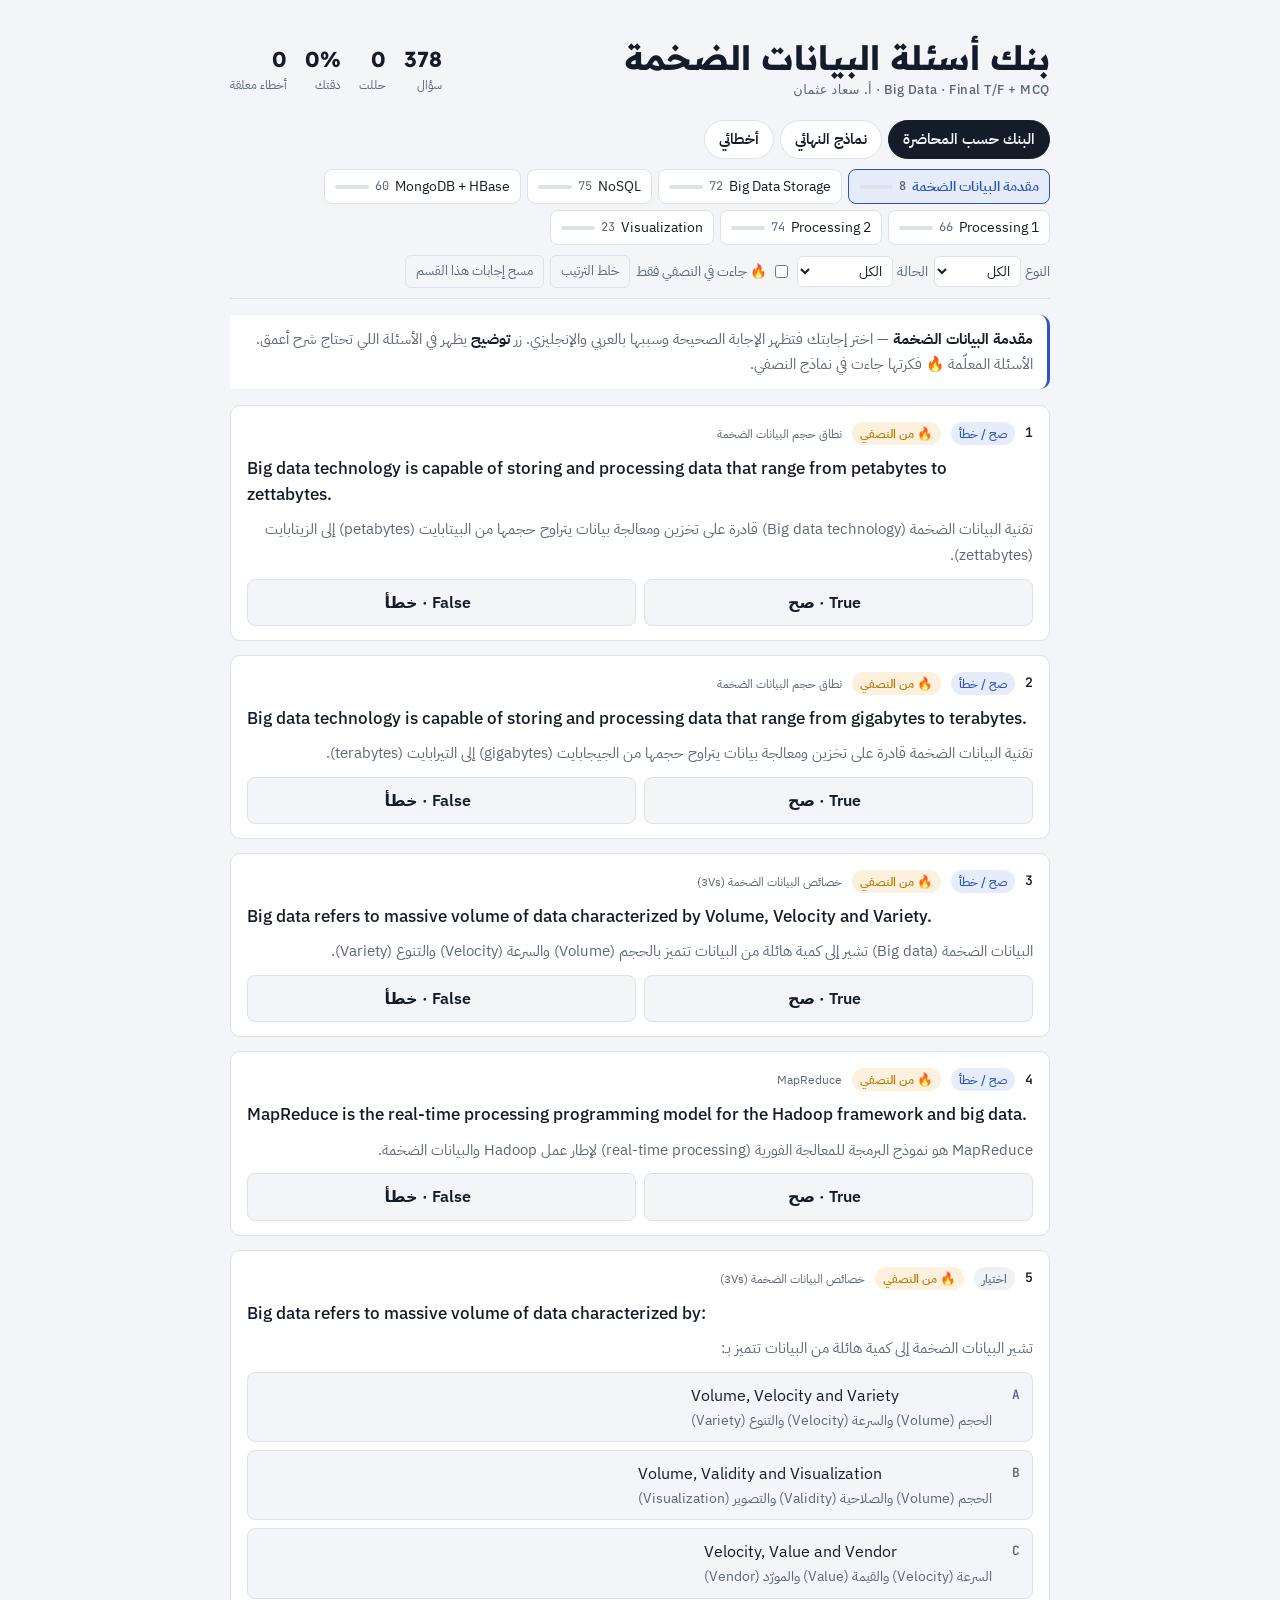
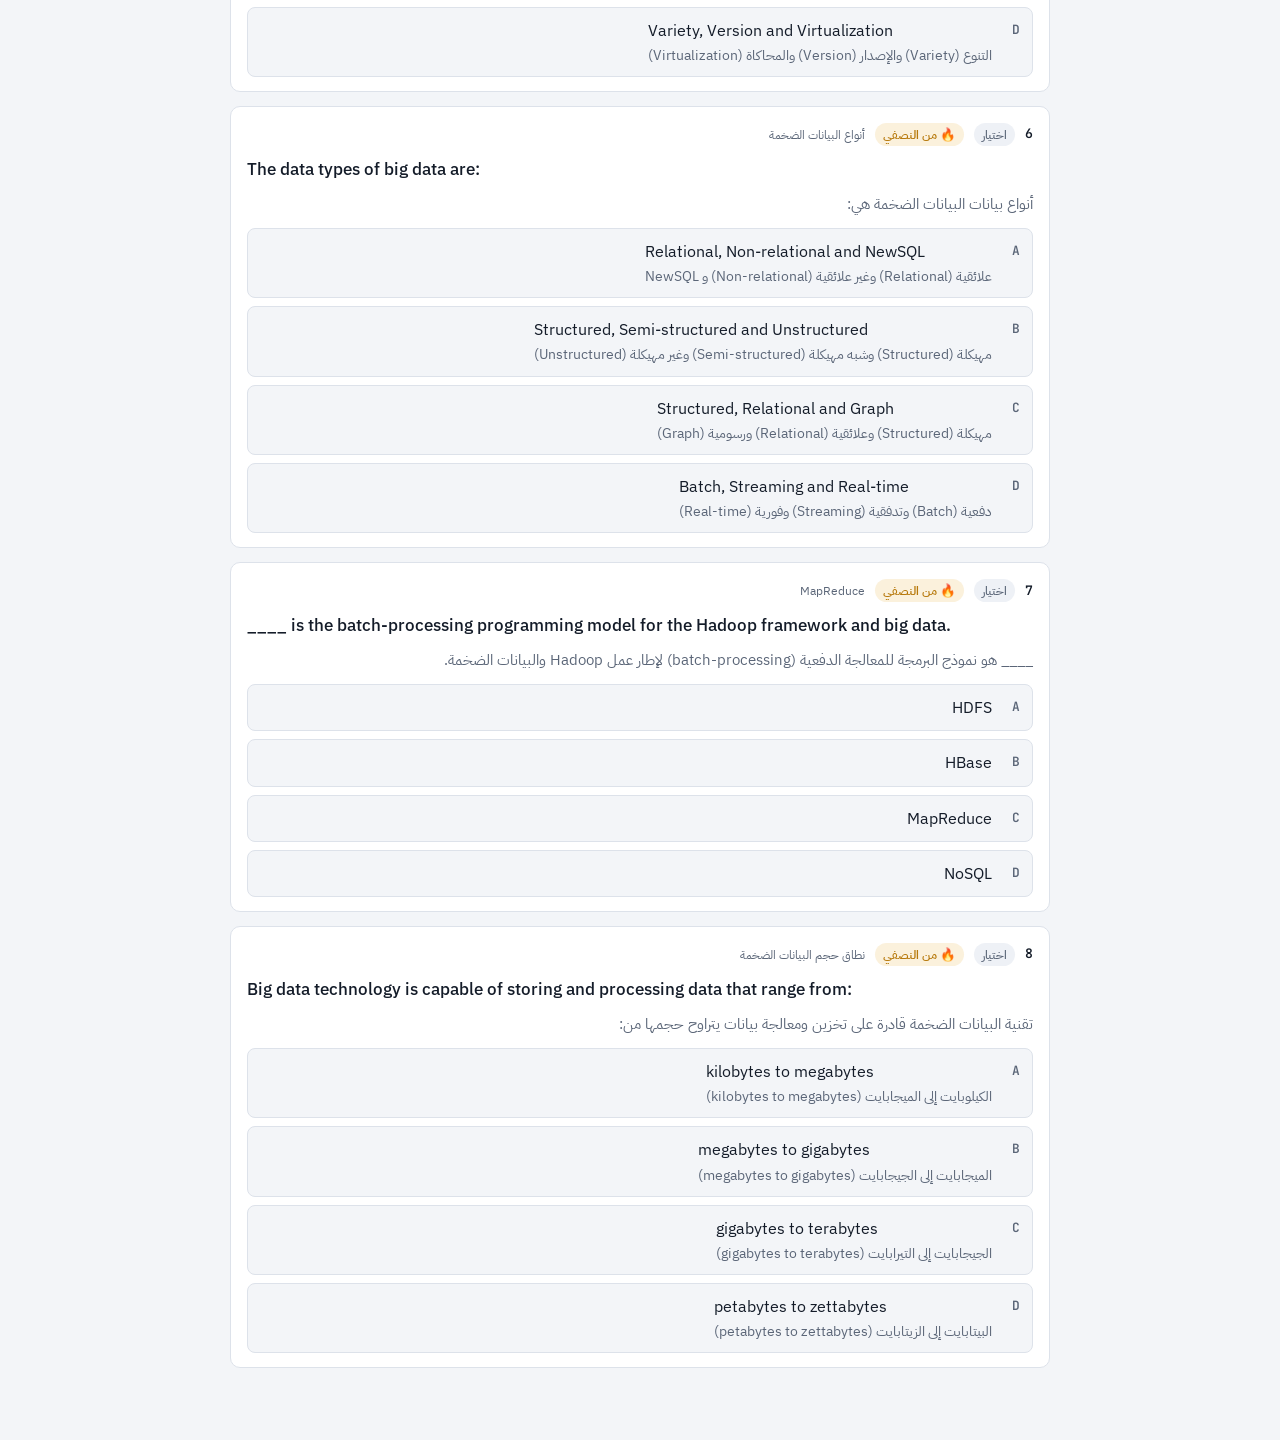
<file: final-bank/index.html>
<!doctype html>
<html lang="ar"><head><meta charset="utf-8"><meta name="viewport" content="width=device-width,initial-scale=1,viewport-fit=cover"></head><body>
<title>بنك البيانات الضخمة</title>
<link rel="preconnect" href="https://fonts.googleapis.com">
<link rel="preconnect" href="https://fonts.gstatic.com" crossorigin>
<link rel="stylesheet" href="https://fonts.googleapis.com/css2?family=IBM+Plex+Sans+Arabic:wght@400;500;600;700&family=IBM+Plex+Sans:wght@400;500;600&family=JetBrains+Mono:wght@400;600&family=Readex+Pro:wght@500;700&display=swap">
<style>
/* Layout: a single study column — sticky control bar on top, question cards flow below like numbered exam sheets. */
:root{
  --paper:#f3f5f8; --sheet:#ffffff; --ink:#141c29; --muted:#5b6678; --line:#dde2ea;
  --accent:#2a55c0; --accent-soft:#e6ecfa; --hot:#b7790b; --hot-soft:#fbf1dc;
  --good:#1d7f52; --good-soft:#e3f4ea; --bad:#b93b26; --bad-soft:#fbe7e2;
  --code-bg:#eef1f6;
  --f-display:"Readex Pro","IBM Plex Sans Arabic",system-ui,sans-serif;
  --f-ar:"IBM Plex Sans Arabic","Segoe UI",Tahoma,sans-serif;
  --f-en:"IBM Plex Sans","Segoe UI",system-ui,sans-serif;
  --f-mono:"JetBrains Mono",ui-monospace,Menlo,Consolas,monospace;
  --r:10px;
}
@media (prefers-color-scheme: dark){:root:not([data-theme="light"]){
  --paper:#0f141c; --sheet:#171e2a; --ink:#e7ecf3; --muted:#97a3b6; --line:#2a3445;
  --accent:#7d9bf0; --accent-soft:#1e2a45; --hot:#e3a93b; --hot-soft:#33270f;
  --good:#4cc28a; --good-soft:#12301f; --bad:#f07d68; --bad-soft:#3a1a14; --code-bg:#1f2836; color-scheme:dark}}
:root[data-theme="dark"]{
  --paper:#0f141c; --sheet:#171e2a; --ink:#e7ecf3; --muted:#97a3b6; --line:#2a3445;
  --accent:#7d9bf0; --accent-soft:#1e2a45; --hot:#e3a93b; --hot-soft:#33270f;
  --good:#4cc28a; --good-soft:#12301f; --bad:#f07d68; --bad-soft:#3a1a14; --code-bg:#1f2836; color-scheme:dark}
*{box-sizing:border-box}
body{background:var(--paper);color:var(--ink);font-family:var(--f-ar);font-size:16px;line-height:1.7;padding-inline:16px;padding-block:0 64px}
.wrap{max-width:820px;margin-inline:auto}
header.top{padding-block:28px 12px;display:flex;flex-wrap:wrap;gap:12px 24px;align-items:end;justify-content:space-between}
h1{font-family:var(--f-display);font-weight:700;font-size:clamp(1.5rem,4vw,2.1rem);margin:0;line-height:1.25;text-wrap:balance}
h1 small{display:block;font-family:var(--f-en);font-weight:500;font-size:.8rem;color:var(--muted);letter-spacing:.04em;margin-top:4px}
.stats{display:flex;gap:18px;font-variant-numeric:tabular-nums}
.stat b{display:block;font-family:var(--f-display);font-size:1.35rem;line-height:1.1}
.stat span{font-size:.78rem;color:var(--muted)}
.bar{position:sticky;top:env(safe-area-inset-top,0px);z-index:5;background:var(--paper);padding-block:10px;border-bottom:1px solid var(--line);display:grid;gap:10px}
.modes,.chips,.filters{display:flex;flex-wrap:wrap;gap:6px}
button{font:inherit;color:inherit;cursor:pointer}
.mode{border:1px solid var(--line);background:var(--sheet);border-radius:999px;padding:6px 14px;font-weight:600;font-size:.92rem}
.mode[aria-pressed="true"]{background:var(--ink);color:var(--paper);border-color:var(--ink)}
.chip{border:1px solid var(--line);background:var(--sheet);border-radius:8px;padding:5px 10px;font-size:.85rem;display:flex;gap:6px;align-items:center}
.chip[aria-pressed="true"]{border-color:var(--accent);background:var(--accent-soft);color:var(--accent);font-weight:600}
.chip .n{font-family:var(--f-mono);font-size:.75rem;color:var(--muted)}
.chip .pg{display:inline-block;width:34px;height:4px;border-radius:2px;background:var(--line);overflow:hidden}
.chip .pg i{display:block;height:100%;background:var(--good)}
.filters{align-items:center;font-size:.85rem;color:var(--muted)}
.filters label{display:flex;gap:4px;align-items:center;cursor:pointer}
.filters select{font:inherit;background:var(--sheet);color:var(--ink);border:1px solid var(--line);border-radius:6px;padding:3px 6px}
.ghost{border:1px solid var(--line);background:transparent;border-radius:6px;padding:4px 10px;font-size:.82rem}
.ghost:hover{border-color:var(--accent);color:var(--accent)}
.intro{margin-block:16px;padding:12px 14px;border-inline-start:3px solid var(--accent);background:var(--sheet);border-radius:0 var(--r) var(--r) 0;font-size:.92rem;color:var(--muted)}
.intro b{color:var(--ink)}
.list{display:grid;gap:14px;margin-top:16px}
.q{background:var(--sheet);border:1px solid var(--line);border-radius:var(--r);padding:16px 16px 14px;display:grid;gap:10px;min-width:0}
.q.ok{border-color:color-mix(in srgb,var(--good) 45%,var(--line))}
.q.no{border-color:color-mix(in srgb,var(--bad) 45%,var(--line))}
.meta{display:flex;flex-wrap:wrap;gap:6px 10px;align-items:center;font-size:.78rem;color:var(--muted)}
.num{font-family:var(--f-mono);font-weight:600;color:var(--ink);font-size:.82rem}
.tag{padding:1px 8px;border-radius:999px;background:var(--code-bg);font-weight:500}
.tag.hot{background:var(--hot-soft);color:var(--hot);font-weight:600}
.tag.t-tf{background:var(--accent-soft);color:var(--accent)}
.q-en{font-family:var(--f-en);font-size:1.05rem;font-weight:500;line-height:1.55;direction:ltr;text-align:left;overflow-wrap:anywhere}
.q-ar{font-size:.95rem;color:var(--muted);line-height:1.7;overflow-wrap:anywhere}
code,.mono{font-family:var(--f-mono);font-size:.88em;background:var(--code-bg);padding:1px 5px;border-radius:4px;direction:ltr;unicode-bidi:isolate}
.opts{display:grid;gap:8px}
.opts.tf{grid-template-columns:1fr 1fr}
.opt{display:flex;gap:10px;align-items:flex-start;text-align:start;border:1px solid var(--line);background:var(--paper);border-radius:8px;padding:9px 12px;min-width:0}
.opt:hover:not(:disabled){border-color:var(--accent)}
.opt:focus-visible,.mode:focus-visible,.chip:focus-visible,.ghost:focus-visible,.explain-btn:focus-visible{outline:2px solid var(--accent);outline-offset:2px}
.opt .k{font-family:var(--f-mono);font-weight:600;font-size:.8rem;color:var(--muted);flex:none;width:1.4em;padding-top:2px}
.opt .t{display:grid;min-width:0}
.opt .t .en{font-family:var(--f-en);direction:ltr;text-align:left;overflow-wrap:anywhere}
.opt .t .ar{font-size:.85rem;color:var(--muted);overflow-wrap:anywhere}
.opts.tf .opt{justify-content:center;font-weight:600}
.opt.pick{border-color:var(--accent);background:var(--accent-soft)}
.opt.right{border-color:var(--good);background:var(--good-soft)}
.opt.wrong{border-color:var(--bad);background:var(--bad-soft)}
.opt:disabled{cursor:default}
.ans{border-radius:8px;padding:10px 12px;display:grid;gap:6px;font-size:.92rem}
.ans.ok{background:var(--good-soft)}
.ans.no{background:var(--bad-soft)}
.ans.neutral{background:var(--code-bg)}
.verdict{font-weight:700}
.ans.ok .verdict{color:var(--good)} .ans.no .verdict{color:var(--bad)}
.why-en,.correct{font-family:var(--f-en);direction:ltr;text-align:left;font-size:.88rem;overflow-wrap:anywhere}
.correct{border-inline-start:3px solid var(--good);padding-inline-start:8px}
.correct::before{content:"✔ ";color:var(--good)}
.actions{display:flex;gap:8px;flex-wrap:wrap}
.explain-btn{border:1px solid var(--hot);color:var(--hot);background:transparent;border-radius:6px;padding:3px 12px;font-size:.85rem;font-weight:600}
.explain{background:var(--hot-soft);border-radius:8px;padding:10px 12px;font-size:.92rem;line-height:1.8}
.exam-bar{display:flex;flex-wrap:wrap;gap:10px;align-items:center;justify-content:space-between;background:var(--sheet);border:1px solid var(--line);border-radius:var(--r);padding:12px 14px;margin-top:16px}
.exam-bar b{font-family:var(--f-display)}
.primary{background:var(--accent);color:#fff;border:0;border-radius:8px;padding:8px 18px;font-weight:700}
:root[data-theme="dark"] .primary{color:#0f141c}
@media (prefers-color-scheme: dark){:root:not([data-theme="light"]) .primary{color:#0f141c}}
.score{font-family:var(--f-display);font-size:1.6rem}
.empty{padding:28px;text-align:center;color:var(--muted);background:var(--sheet);border:1px dashed var(--line);border-radius:var(--r)}
.more{display:flex;justify-content:center;margin-top:14px}
@media (max-width:520px){.opts.tf{grid-template-columns:1fr 1fr}.stats{gap:12px}}
@media (prefers-reduced-motion:no-preference){.q{transition:border-color .2s}}
</style>

<div class="wrap" dir="rtl" lang="ar">
  <header class="top">
    <h1>بنك أسئلة البيانات الضخمة<small><span dir="ltr">Big Data · Final T/F + MCQ</span> · أ. سعاد عثمان</small></h1>
    <div class="stats" id="stats"></div>
  </header>

  <div class="bar">
    <div class="modes" role="group" aria-label="الوضع">
      <button class="mode" data-mode="bank" id="m-bank">البنك حسب المحاضرة</button>
      <button class="mode" data-mode="exam" id="m-exam">نماذج النهائي</button>
      <button class="mode" data-mode="wrong" id="m-wrong">أخطائي</button>
    </div>
    <div class="chips" id="chips" role="group" aria-label="المحاضرات"></div>
    <div class="filters" id="filters">
      <label for="f-type">النوع
        <select id="f-type"><option value="all">الكل</option><option value="tf">صح وخطأ</option><option value="mcq">اختيارات</option></select>
      </label>
      <label for="f-state">الحالة
        <select id="f-state"><option value="all">الكل</option><option value="new">لم أحلها</option><option value="bad">أخطأت فيها</option></select>
      </label>
      <label><input type="checkbox" id="f-hot"> 🔥 جاءت في النصفي فقط</label>
      <button class="ghost" id="shuffle">خلط الترتيب</button>
      <button class="ghost" id="reset">مسح إجابات هذا القسم</button>
    </div>
  </div>

  <main id="main"></main>
</div>

<script>
const BANK = [{"id": "in-001", "lecture": "intro", "topic_en": "Big data volume range", "topic_ar": "نطاق حجم البيانات الضخمة", "type": "tf", "q_en": "Big data technology is capable of storing and processing data that range from petabytes to zettabytes.", "q_ar": "تقنية البيانات الضخمة (Big data technology) قادرة على تخزين ومعالجة بيانات يتراوح حجمها من البيتابايت (petabytes) إلى الزيتابايت (zettabytes).", "answer": true, "why_ar": "صح؛ هذه الجملة جاءت حرفيًا في الميدتيرم: النطاق من petabytes إلى zettabytes.", "why_en": "True — big data ranges from petabytes to zettabytes.", "slide": 0, "hot": true}, {"id": "in-002", "lecture": "intro", "topic_en": "Big data volume range", "topic_ar": "نطاق حجم البيانات الضخمة", "type": "tf", "q_en": "Big data technology is capable of storing and processing data that range from gigabytes to terabytes.", "q_ar": "تقنية البيانات الضخمة قادرة على تخزين ومعالجة بيانات يتراوح حجمها من الجيجابايت (gigabytes) إلى التيرابايت (terabytes).", "answer": false, "correct_en": "Big data technology is capable of storing and processing data that range from petabytes to zettabytes.", "why_ar": "خطأ؛ النطاق الصحيح من petabytes إلى zettabytes، أما gigabytes إلى terabytes فهو حجم بيانات عادية.", "why_en": "False — the range is petabytes to zettabytes, not gigabytes to terabytes.", "explain_ar": "هذه نسخة الخطأ التي وضعتها الدكتورة في الميدتيرم نفسه: غيّرت الوحدات فقط. احفظ الترتيب: KB < MB < GB < TB < PB < EB < ZB. البيانات الضخمة تبدأ من PB وتصل إلى ZB.", "slide": 0, "hot": true}, {"id": "in-003", "lecture": "intro", "topic_en": "The 3Vs of big data", "topic_ar": "خصائص البيانات الضخمة (3Vs)", "type": "tf", "q_en": "Big data refers to massive volume of data characterized by Volume, Velocity and Variety.", "q_ar": "البيانات الضخمة (Big data) تشير إلى كمية هائلة من البيانات تتميز بالحجم (Volume) والسرعة (Velocity) والتنوع (Variety).", "answer": true, "why_ar": "صح؛ هذه هي الخصائص الثلاث 3Vs: Volume وVelocity وVariety.", "why_en": "True — the 3Vs are Volume, Velocity and Variety.", "slide": 0, "hot": true}, {"id": "in-004", "lecture": "intro", "topic_en": "MapReduce", "topic_ar": "MapReduce", "type": "tf", "q_en": "MapReduce is the real-time processing programming model for the Hadoop framework and big data.", "q_ar": "MapReduce هو نموذج البرمجة للمعالجة الفورية (real-time processing) لإطار عمل Hadoop والبيانات الضخمة.", "answer": false, "correct_en": "MapReduce is the batch-processing programming model for the Hadoop framework and big data.", "why_ar": "خطأ؛ MapReduce نموذج برمجة للمعالجة الدفعية (batch-processing) وليس الفورية.", "why_en": "False — MapReduce is the batch-processing programming model for Hadoop.", "explain_ar": "الكلمة المفتاحية هي batch: MapReduce يعالج كمية كبيرة من البيانات دفعة واحدة (مثل HDFS المصمم لـ batch processing of large files). أي جملة تصفه بـ real-time أو streaming فهي خطأ.", "slide": 0, "hot": true}, {"id": "in-005", "lecture": "intro", "topic_en": "The 3Vs of big data", "topic_ar": "خصائص البيانات الضخمة (3Vs)", "type": "mcq", "q_en": "Big data refers to massive volume of data characterized by:", "q_ar": "تشير البيانات الضخمة إلى كمية هائلة من البيانات تتميز بـ:", "answer": 0, "options": [{"en": "Volume, Velocity and Variety", "ar": "الحجم (Volume) والسرعة (Velocity) والتنوع (Variety)"}, {"en": "Volume, Validity and Visualization", "ar": "الحجم (Volume) والصلاحية (Validity) والتصوير (Visualization)"}, {"en": "Velocity, Value and Vendor", "ar": "السرعة (Velocity) والقيمة (Value) والمورّد (Vendor)"}, {"en": "Variety, Version and Virtualization", "ar": "التنوع (Variety) والإصدار (Version) والمحاكاة (Virtualization)"}], "why_ar": "الإجابة: Volume وVelocity وVariety وهي الـ 3Vs كما جاءت في الميدتيرم.", "why_en": "The 3Vs are Volume, Velocity and Variety.", "explain_ar": "تذكّر بالترتيب: Volume = كم البيانات كبير، Velocity = بأي سرعة تصل، Variety = كم نوعًا مختلفًا (structured / semi-structured / unstructured). باقي الخيارات تخلط كلمات تبدأ بحرف V لكنها ليست الثلاثة المطلوبة.", "slide": 0, "hot": true}, {"id": "in-006", "lecture": "intro", "topic_en": "Big data types", "topic_ar": "أنواع البيانات الضخمة", "type": "mcq", "q_en": "The data types of big data are:", "q_ar": "أنواع بيانات البيانات الضخمة هي:", "answer": 1, "options": [{"en": "Relational, Non-relational and NewSQL", "ar": "علائقية (Relational) وغير علائقية (Non-relational) و NewSQL"}, {"en": "Structured, Semi-structured and Unstructured", "ar": "مهيكلة (Structured) وشبه مهيكلة (Semi-structured) وغير مهيكلة (Unstructured)"}, {"en": "Structured, Relational and Graph", "ar": "مهيكلة (Structured) وعلائقية (Relational) ورسومية (Graph)"}, {"en": "Batch, Streaming and Real-time", "ar": "دفعية (Batch) وتدفقية (Streaming) وفورية (Real-time)"}], "why_ar": "الإجابة: Structured وSemi-structured وUnstructured.", "why_en": "Big data types are structured, semi-structured and unstructured.", "slide": 0, "hot": true}, {"id": "in-007", "lecture": "intro", "topic_en": "MapReduce", "topic_ar": "MapReduce", "type": "mcq", "q_en": "____ is the batch-processing programming model for the Hadoop framework and big data.", "q_ar": "____ هو نموذج البرمجة للمعالجة الدفعية (batch-processing) لإطار عمل Hadoop والبيانات الضخمة.", "answer": 2, "options": [{"en": "HDFS", "ar": "HDFS"}, {"en": "HBase", "ar": "HBase"}, {"en": "MapReduce", "ar": "MapReduce"}, {"en": "NoSQL", "ar": "NoSQL"}], "why_ar": "الإجابة MapReduce؛ أما HDFS فهو نظام ملفات للتخزين، وHBase قاعدة بيانات عمودية.", "why_en": "MapReduce is Hadoop's batch-processing programming model; HDFS stores files and HBase is a database.", "slide": 0, "hot": true}, {"id": "in-008", "lecture": "intro", "topic_en": "Big data volume range", "topic_ar": "نطاق حجم البيانات الضخمة", "type": "mcq", "q_en": "Big data technology is capable of storing and processing data that range from:", "q_ar": "تقنية البيانات الضخمة قادرة على تخزين ومعالجة بيانات يتراوح حجمها من:", "answer": 3, "options": [{"en": "kilobytes to megabytes", "ar": "الكيلوبايت إلى الميجابايت (kilobytes to megabytes)"}, {"en": "megabytes to gigabytes", "ar": "الميجابايت إلى الجيجابايت (megabytes to gigabytes)"}, {"en": "gigabytes to terabytes", "ar": "الجيجابايت إلى التيرابايت (gigabytes to terabytes)"}, {"en": "petabytes to zettabytes", "ar": "البيتابايت إلى الزيتابايت (petabytes to zettabytes)"}], "why_ar": "الإجابة: من petabytes إلى zettabytes؛ وخيار gigabytes to terabytes هو الفخ الذي جاء في الميدتيرم.", "why_en": "Big data ranges from petabytes to zettabytes.", "slide": 0, "hot": true}, {"id": "st-001", "lecture": "storage", "topic_en": "Big data storage definition & purpose", "topic_ar": "تعريف تخزين البيانات الضخمة والغرض منه", "type": "tf", "q_en": "Big data storage is a scalable architecture that enables businesses to collect, manage, and analyze vast amounts of data in real-time.", "q_ar": "تخزين البيانات الضخمة (Big data storage) هو بنية قابلة للتوسع (scalable architecture) تمكّن الشركات من جمع كميات هائلة من البيانات وإدارتها وتحليلها في الوقت الفعلي (real-time).", "answer": true, "why_ar": "صح؛ هذا هو التعريف الحرفي في السلايد وجاء في الميدتيرم.", "why_en": "True — this is the slide definition of big data storage.", "slide": 2, "hot": true}, {"id": "st-002", "lecture": "storage", "topic_en": "Big data storage definition & purpose", "topic_ar": "تعريف تخزين البيانات الضخمة والغرض منه", "type": "tf", "q_en": "Big data storage is a scalable architecture that enables businesses to collect, manage, and analyze small amounts of data in real-time.", "q_ar": "تخزين البيانات الضخمة هو بنية قابلة للتوسع تمكّن الشركات من جمع كميات صغيرة (small amounts) من البيانات وإدارتها وتحليلها في الوقت الفعلي.", "answer": false, "correct_en": "Big data storage is a scalable architecture that enables businesses to collect, manage, and analyze vast amounts of data in real-time.", "why_ar": "خطأ؛ التعريف يقول vast amounts (كميات هائلة) وليس small amounts.", "why_en": "False — it handles vast amounts of data, not small amounts.", "slide": 2, "hot": true}, {"id": "st-003", "lecture": "storage", "topic_en": "Big data storage definition & purpose", "topic_ar": "تعريف تخزين البيانات الضخمة والغرض منه", "type": "mcq", "q_en": "____ is a scalable architecture that enables businesses to collect, manage, and analyze vast amounts of data in real-time.", "q_ar": "____ هو بنية قابلة للتوسع تمكّن الشركات من جمع كميات هائلة من البيانات وإدارتها وتحليلها في الوقت الفعلي.", "answer": 0, "options": [{"en": "Big data storage", "ar": "تخزين البيانات الضخمة (Big data storage)"}, {"en": "Sharding", "ar": "التجزئة (Sharding)"}, {"en": "Vertical scalability", "ar": "التوسع الرأسي (Vertical scalability)"}, {"en": "A load-balancing cluster", "ar": "عنقود موازنة الحمل (Load-balancing cluster)"}], "why_ar": "الإجابة Big data storage؛ هذا تعريفه الحرفي في السلايد 2.", "why_en": "This sentence defines big data storage.", "slide": 2, "hot": true}, {"id": "st-004", "lecture": "storage", "topic_en": "Big data storage definition & purpose", "topic_ar": "تعريف تخزين البيانات الضخمة والغرض منه", "type": "mcq", "q_en": "The design of big data storage solutions is specifically tailored to address the ____ of the data sets.", "q_ar": "تصميم حلول تخزين البيانات الضخمة مُفصَّل خصيصًا لمعالجة ____ لمجموعات البيانات.", "answer": 1, "options": [{"en": "cost, ownership, and language", "ar": "التكلفة والملكية واللغة (cost, ownership, and language)"}, {"en": "speed, volume, and complexity", "ar": "السرعة والحجم والتعقيد (speed, volume, and complexity)"}, {"en": "schema, joins, and transactions", "ar": "المخطط والربط والمعاملات (schema, joins, and transactions)"}, {"en": "location, age, and format", "ar": "الموقع والعمر والصيغة (location, age, and format)"}], "why_ar": "الإجابة: speed وvolume وcomplexity كما في السلايد 2.", "why_en": "Big data storage is tailored to the speed, volume, and complexity of data sets.", "explain_ar": "لاحظ الربط مع الـ 3Vs: speed تقابل Velocity، وvolume تقابل Volume، وcomplexity تقابل Variety (تنوع وتعقيد أشكال البيانات).", "slide": 2, "hot": false}, {"id": "st-005", "lecture": "storage", "topic_en": "Big data storage definition & purpose", "topic_ar": "تعريف تخزين البيانات الضخمة والغرض منه", "type": "tf", "q_en": "The primary purpose of big data storage is to successfully store immense amounts of data for future analysis and use.", "q_ar": "الغرض الأساسي من تخزين البيانات الضخمة هو تخزين كميات ضخمة من البيانات بنجاح من أجل تحليلها واستخدامها مستقبلًا.", "answer": true, "why_ar": "صح؛ هذا هو الغرض الأساسي (primary purpose) كما في السلايد.", "why_en": "True — this is the stated primary purpose of big data storage.", "slide": 2, "hot": false}, {"id": "st-006", "lecture": "storage", "topic_en": "Cluster computing", "topic_ar": "الحوسبة العنقودية", "type": "tf", "q_en": "Cluster computing is a distributed or parallel computing system comprising multiple stand-alone PCs connected together, working as a single, integrated, highly available resource.", "q_ar": "الحوسبة العنقودية (Cluster computing) هي نظام حوسبة موزع أو متوازٍ يتكون من عدة أجهزة حاسوب مستقلة (stand-alone PCs) متصلة معًا، تعمل كمورد واحد متكامل وعالي التوفر.", "answer": true, "why_ar": "صح؛ هذا تعريف Cluster computing في السلايد 3.", "why_en": "True — this is the slide definition of cluster computing.", "slide": 3, "hot": false}, {"id": "st-007", "lecture": "storage", "topic_en": "Cluster computing", "topic_ar": "الحوسبة العنقودية", "type": "tf", "q_en": "Cluster computing technology is used for high availability as well as load balancing with better system performance and reliability.", "q_ar": "تُستخدم تقنية الحوسبة العنقودية للتوفر العالي (high availability) وكذلك لموازنة الحمل (load balancing) مع أداء وموثوقية أفضل للنظام.", "answer": true, "why_ar": "صح؛ جملة حرفية من السلايد وجاءت في الميدتيرم.", "why_en": "True — cluster computing is used for high availability and load balancing.", "slide": 3, "hot": true}, {"id": "st-008", "lecture": "storage", "topic_en": "Cluster computing", "topic_ar": "الحوسبة العنقودية", "type": "tf", "q_en": "Cluster computing technology is used for high availability as well as load balancing with lower system performance and reliability.", "q_ar": "تُستخدم تقنية الحوسبة العنقودية للتوفر العالي وكذلك لموازنة الحمل مع أداء وموثوقية أقل (lower) للنظام.", "answer": false, "correct_en": "Cluster computing technology is used for high availability as well as load balancing with better system performance and reliability.", "why_ar": "خطأ؛ الحوسبة العنقودية تعطي أداء وموثوقية أفضل (better) وليس أقل.", "why_en": "False — it gives better, not lower, performance and reliability.", "slide": 3, "hot": true}, {"id": "st-009", "lecture": "storage", "topic_en": "Cluster computing", "topic_ar": "الحوسبة العنقودية", "type": "mcq", "q_en": "Which of the following is NOT a benefit of massively parallel processors and cluster computers?", "q_ar": "أيٌّ مما يلي ليس من فوائد المعالجات المتوازية الضخمة وحواسيب العناقيد؟", "answer": 3, "options": [{"en": "High availability", "ar": "التوفر العالي (High availability)"}, {"en": "Scalable performance", "ar": "أداء قابل للتوسع (Scalable performance)"}, {"en": "Fault tolerance", "ar": "تحمّل الأعطال (Fault tolerance)"}, {"en": "The use of expensive specialized hardware", "ar": "استخدام عتاد متخصص باهظ الثمن (expensive specialized hardware)"}], "why_ar": "الإجابة: العتاد الباهظ؛ الفائدة الرابعة الصحيحة هي استخدام عتاد سلعي رخيص (cost-effective commodity hardware).", "why_en": "The fourth benefit is cost-effective commodity hardware, not expensive hardware.", "explain_ar": "الفوائد الأربع في السلايد: high availability، scalable performance، fault tolerance، cost-effective commodity hardware. الفخ هنا عكس الكلمة: expensive بدل cost-effective. نفس الفكرة تتكرر في Scaling-out (low cost commodity hardware).", "slide": 3, "hot": false}, {"id": "st-010", "lecture": "storage", "topic_en": "Cluster computing", "topic_ar": "الحوسبة العنقودية", "type": "mcq", "q_en": "Cluster computing has a ____ model and a peer-to-peer model.", "q_ar": "للحوسبة العنقودية نموذج ____ ونموذج الند للند (peer-to-peer).", "answer": 0, "options": [{"en": "master-slave", "ar": "السيد-التابع (master-slave)"}, {"en": "key-value", "ar": "المفتاح-القيمة (key-value)"}, {"en": "scaling-up", "ar": "التوسع الرأسي (scaling-up)"}, {"en": "document", "ar": "المستندات (document)"}], "why_ar": "الإجابة master-slave؛ الحوسبة العنقودية لها نموذج master-slave ونموذج peer-to-peer.", "why_en": "Cluster computing has a master-slave model and a peer-to-peer model.", "slide": 3, "hot": false}, {"id": "st-011", "lecture": "storage", "topic_en": "Cluster computing", "topic_ar": "الحوسبة العنقودية", "type": "mcq", "q_en": "Cluster computing technology is used for ____ as well as load balancing with better system performance and reliability.", "q_ar": "تُستخدم تقنية الحوسبة العنقودية لـ ____ وكذلك لموازنة الحمل مع أداء وموثوقية أفضل للنظام.", "answer": 1, "options": [{"en": "sharding", "ar": "التجزئة (sharding)"}, {"en": "high availability", "ar": "التوفر العالي (high availability)"}, {"en": "schema rigidity", "ar": "جمود المخطط (schema rigidity)"}, {"en": "vertical scaling", "ar": "التوسع الرأسي (vertical scaling)"}], "why_ar": "الإجابة high availability؛ وهما نفس نوعي العناقيد حسب الغرض: HA وLoad balancing.", "why_en": "Cluster computing is used for high availability and load balancing.", "explain_ar": "لاحظ أن الكلمتين high availability وload balancing هما نفسهما نوعا العناقيد حسب الغرض (Types of Cluster) في السلايد 5. لو تذكرت الأنواع ستعرف هذه الجملة.", "slide": 3, "hot": true}, {"id": "st-012", "lecture": "storage", "topic_en": "Cluster types", "topic_ar": "أنواع العناقيد", "type": "tf", "q_en": "Based on their purpose, the clusters may be classified into two major types: high availability and load balancing.", "q_ar": "بناءً على الغرض منها، يمكن تصنيف العناقيد إلى نوعين رئيسيين: التوفر العالي (high availability) وموازنة الحمل (load balancing).", "answer": true, "why_ar": "صح؛ التصنيف حسب الغرض (purpose) = High availability وLoad balancing.", "why_en": "True — by purpose, clusters are high availability or load balancing.", "slide": 5, "hot": true}, {"id": "st-013", "lecture": "storage", "topic_en": "Cluster types", "topic_ar": "أنواع العناقيد", "type": "tf", "q_en": "Based on their purpose, the clusters may be classified into two major types: symmetric and asymmetric.", "q_ar": "بناءً على الغرض منها، يمكن تصنيف العناقيد إلى نوعين رئيسيين: متماثلة (symmetric) وغير متماثلة (asymmetric).", "answer": false, "correct_en": "Based on their purpose, the clusters may be classified into two major types: high availability and load balancing.", "why_ar": "خطأ؛ symmetric وasymmetric هو تصنيف بنية العنقود حسب طريقة الربط، أما حسب الغرض فهو HA وLoad balancing.", "why_en": "False — by purpose: HA and load balancing; symmetric/asymmetric is by how nodes are linked.", "explain_ar": "أهم فخ في المحاضرة: الأنواع (Types) حسب الغرض purpose = High availability / Load balancing. أما البنية (Structure) حسب طريقة الربط linked = Symmetric / Asymmetric. حيلة للحفظ: Purpose → ماذا أريد؟ (توفر أو توزيع حمل). Linked → كيف رُبطت الأجهزة؟ (متساوية أو برأس).", "slide": 5, "hot": true}, {"id": "st-014", "lecture": "storage", "topic_en": "Cluster types", "topic_ar": "أنواع العناقيد", "type": "tf", "q_en": "High availability clusters are designed to minimize downtime and provide uninterrupted service when nodes fail.", "q_ar": "عناقيد التوفر العالي (High availability clusters) مصممة لتقليل وقت التوقف (downtime) وتقديم خدمة غير منقطعة عند تعطل العقد.", "answer": true, "why_ar": "صح؛ هذا تعريف High availability clusters في السلايد 6.", "why_en": "True — this is the definition of high availability clusters.", "slide": 6, "hot": true}, {"id": "st-015", "lecture": "storage", "topic_en": "Cluster types", "topic_ar": "أنواع العناقيد", "type": "tf", "q_en": "Load-balancing clusters are designed to minimize downtime and provide uninterrupted service when nodes fail.", "q_ar": "عناقيد موازنة الحمل (Load-balancing clusters) مصممة لتقليل وقت التوقف وتقديم خدمة غير منقطعة عند تعطل العقد.", "answer": false, "correct_en": "High availability clusters are designed to minimize downtime and provide uninterrupted service when nodes fail.", "why_ar": "خطأ؛ هذا تعريف High availability clusters. أما Load-balancing فتوزّع الحمل على العقد.", "why_en": "False — that defines HA clusters; load-balancing clusters distribute workloads.", "explain_ar": "فرّق بالكلمات المفتاحية: HA ← downtime، uninterrupted service، shared storage، redundant nodes، single point of failure. LB ← distribute workloads، response time، throughput، overload.", "slide": [6, 7], "hot": true}, {"id": "st-016", "lecture": "storage", "topic_en": "Cluster types", "topic_ar": "أنواع العناقيد", "type": "tf", "q_en": "A highly available system increases single point of failures.", "q_ar": "النظام عالي التوفر (highly available system) يزيد (increases) من نقاط الفشل المفردة (single point of failures).", "answer": false, "correct_en": "A highly available system eliminates single point of failures.", "why_ar": "خطأ؛ النظام عالي التوفر يلغي (eliminates) نقاط الفشل المفردة ولا يزيدها.", "why_en": "False — a highly available system eliminates single point of failures.", "explain_ar": "Single point of failure = جهاز واحد إذا تعطل يتوقف النظام كله. HA تضيف عقدًا احتياطية (redundant nodes) فلا يبقى جهاز واحد يُسقط النظام، لذلك تلغيها (eliminates/decreases) ولا تزيدها.", "slide": 6, "hot": true}, {"id": "st-017", "lecture": "storage", "topic_en": "Cluster types", "topic_ar": "أنواع العناقيد", "type": "mcq", "q_en": "Which of the following is true about High availability clusters?", "q_ar": "أيٌّ مما يلي صحيح بخصوص عناقيد التوفر العالي (High availability clusters)؟", "answer": 2, "options": [{"en": "They distribute workloads to maximize throughput and minimize response time", "ar": "توزّع أحمال العمل لزيادة الإنتاجية (throughput) وتقليل زمن الاستجابة"}, {"en": "One machine acts as the head node and serves as the gateway between the user and the remaining nodes", "ar": "جهاز واحد يعمل كعقدة رئيسية (head node) وبوابة بين المستخدم وباقي العقد"}, {"en": "Nodes must have access to a shared storage, and many redundant nodes sustain faults and failures", "ar": "يجب أن تصل العقد إلى تخزين مشترك (shared storage)، ووجود عقد احتياطية كثيرة (redundant nodes) يتحمّل الأعطال"}, {"en": "They increase single point of failures", "ar": "تزيد نقاط الفشل المفردة"}], "why_ar": "الإجابة: shared storage وredundant nodes من صفات HA. توزيع الحمل = Load balancing، والـ head node = Asymmetric.", "why_en": "HA nodes need shared storage and redundant nodes make the system fault-tolerant.", "slide": 6, "hot": true}, {"id": "st-018", "lecture": "storage", "topic_en": "Cluster types", "topic_ar": "أنواع العناقيد", "type": "mcq", "q_en": "____ clusters are designed to distribute workloads across different cluster nodes to share the service load among the nodes.", "q_ar": "عناقيد ____ مصممة لتوزيع أحمال العمل على عقد العنقود المختلفة لمشاركة حمل الخدمة بين العقد.", "answer": 3, "options": [{"en": "High availability", "ar": "التوفر العالي (High availability)"}, {"en": "Symmetric", "ar": "المتماثلة (Symmetric)"}, {"en": "Asymmetric", "ar": "غير المتماثلة (Asymmetric)"}, {"en": "Load-balancing", "ar": "موازنة الحمل (Load-balancing)"}], "why_ar": "الإجابة Load-balancing؛ توزيع الأحمال (distribute workloads) هو تعريفها.", "why_en": "Load-balancing clusters distribute workloads across cluster nodes.", "explain_ar": "هذا بالضبط شكل سؤال الفراغ المتوقع. الكلمة المفتاحية distribute workloads / share the service load = Load-balancing. لو كانت الجملة عن minimize downtime فالجواب High availability.", "slide": 7, "hot": true}, {"id": "st-019", "lecture": "storage", "topic_en": "Cluster types", "topic_ar": "أنواع العناقيد", "type": "mcq", "q_en": "Which of the following is NOT an objective of load balancing?", "q_ar": "أيٌّ مما يلي ليس من أهداف موازنة الحمل (load balancing)؟", "answer": 0, "options": [{"en": "Provide all nodes with access to a shared storage", "ar": "تزويد جميع العقد بإمكانية الوصول إلى تخزين مشترك (shared storage)"}, {"en": "Optimize the use of resources", "ar": "تحسين استخدام الموارد (optimize the use of resources)"}, {"en": "Minimize response time", "ar": "تقليل زمن الاستجابة (minimize response time)"}, {"en": "Maximize throughput", "ar": "زيادة الإنتاجية (maximize throughput)"}], "why_ar": "الإجابة: shared storage شرط لعناقيد HA. أهداف LB: optimize resources، minimize response time، maximize throughput، avoid overload.", "why_en": "Shared storage is an HA requirement; LB objectives are optimize resources, minimize response time, maximize throughput, avoid overload.", "explain_ar": "احفظ أهداف LB الأربعة: optimize resources، minimize response time، maximize throughput، avoid overload. انتبه لعكس الكلمات: minimize response time (وليس maximize)، وmaximize throughput (وليس minimize).", "slide": 7, "hot": true}, {"id": "st-020", "lecture": "storage", "topic_en": "Cluster types", "topic_ar": "أنواع العناقيد", "type": "mcq", "q_en": "A highly available system ____ single point of failures.", "q_ar": "النظام عالي التوفر ____ نقاط الفشل المفردة (single point of failures).", "answer": 2, "options": [{"en": "increases", "ar": "يزيد (increases)"}, {"en": "creates", "ar": "ينشئ (creates)"}, {"en": "eliminates", "ar": "يلغي (eliminates)"}, {"en": "replicates", "ar": "ينسخ (replicates)"}], "why_ar": "الإجابة eliminates؛ النظام عالي التوفر يلغي نقاط الفشل المفردة.", "why_en": "A highly available system eliminates single point of failures.", "slide": 6, "hot": true}, {"id": "st-021", "lecture": "storage", "topic_en": "Cluster structure", "topic_ar": "بنية العناقيد", "type": "tf", "q_en": "Based on how these computers are linked together, cluster structure is classified into two types: symmetric clusters and asymmetric clusters.", "q_ar": "بناءً على طريقة ربط الحواسيب معًا، تُصنَّف بنية العنقود (cluster structure) إلى نوعين: عناقيد متماثلة (symmetric) وعناقيد غير متماثلة (asymmetric).", "answer": true, "why_ar": "صح؛ التصنيف حسب طريقة الربط (linked) = Symmetric وAsymmetric.", "why_en": "True — by linking, cluster structure is symmetric or asymmetric.", "slide": 8, "hot": true}, {"id": "st-022", "lecture": "storage", "topic_en": "Cluster structure", "topic_ar": "بنية العناقيد", "type": "tf", "q_en": "Asymmetric cluster is a type of cluster structure in which each node functions as an individual computer capable of running applications.", "q_ar": "العنقود غير المتماثل (Asymmetric cluster) هو نوع من بنية العنقود تعمل فيه كل عقدة كحاسوب مستقل قادر على تشغيل التطبيقات.", "answer": false, "correct_en": "Symmetric cluster is a type of cluster structure in which each node functions as an individual computer capable of running applications.", "why_ar": "خطأ؛ هذا تعريف Symmetric cluster. أما Asymmetric ففيه head node يعمل كبوابة.", "why_en": "False — this defines a symmetric cluster.", "explain_ar": "Symmetric = متماثل = كل العقد متساوية وكل عقدة حاسوب مستقل يشغّل التطبيقات. Asymmetric = غير متماثل = هناك عقدة مميزة (head node) تتحكم وتكون بوابة بين المستخدم والباقي.", "slide": 9, "hot": true}, {"id": "st-023", "lecture": "storage", "topic_en": "Cluster structure", "topic_ar": "بنية العناقيد", "type": "tf", "q_en": "Asymmetric clusters are a type of cluster structure in which one machine acts as the head node, and it serves as the gateway between the user and the remaining nodes.", "q_ar": "العناقيد غير المتماثلة (Asymmetric clusters) نوع من بنية العنقود يعمل فيه جهاز واحد كعقدة رئيسية (head node)، ويعمل كبوابة (gateway) بين المستخدم وباقي العقد.", "answer": true, "why_ar": "صح؛ هذا تعريف Asymmetric clusters في السلايد 9.", "why_en": "True — this is the definition of asymmetric clusters.", "slide": 9, "hot": true}, {"id": "st-024", "lecture": "storage", "topic_en": "Cluster structure", "topic_ar": "بنية العناقيد", "type": "tf", "q_en": "In symmetric clusters, there is centralized control: the master node orchestrates all activities (task distribution, failure recovery).", "q_ar": "في العناقيد المتماثلة (symmetric)، يوجد تحكم مركزي (centralized control): العقدة الرئيسية (master) تنظم جميع الأنشطة (توزيع المهام واستعادة الأعطال).", "answer": false, "correct_en": "In asymmetric clusters, there is centralized control: the master node orchestrates all activities (task distribution, failure recovery).", "why_ar": "خطأ؛ التحكم المركزي من صفات Asymmetric clusters. في Symmetric لا توجد أدوار مخصصة (no dedicated roles).", "why_en": "False — centralized control belongs to asymmetric clusters.", "explain_ar": "Symmetric: All nodes identical، Shared responsibilities، No dedicated roles، Fault tolerance (العقد الأخرى تعيد توزيع العمل). Asymmetric: Specialized roles (Head/Worker/Gateway) وCentralized control. أي كلمة master أو head أو centralized تعني Asymmetric.", "slide": [10, 11], "hot": true}, {"id": "st-025", "lecture": "storage", "topic_en": "Cluster structure", "topic_ar": "بنية العناقيد", "type": "tf", "q_en": "In symmetric clusters, no single node acts as a permanent \"master\"; leadership is often dynamic or rotated.", "q_ar": "في العناقيد المتماثلة، لا توجد عقدة واحدة تعمل كـ \"master\" دائم؛ القيادة غالبًا ديناميكية أو متناوبة (dynamic or rotated).", "answer": true, "why_ar": "صح؛ هذه صفة No dedicated roles في العناقيد المتماثلة.", "why_en": "True — symmetric clusters have no dedicated roles; leadership is dynamic or rotated.", "slide": 10, "hot": true}, {"id": "st-026", "lecture": "storage", "topic_en": "Cluster structure", "topic_ar": "بنية العناقيد", "type": "mcq", "q_en": "In symmetric clusters, if one node fails:", "q_ar": "في العناقيد المتماثلة، إذا تعطلت عقدة واحدة:", "answer": 1, "options": [{"en": "The head node must be replaced before work continues", "ar": "يجب استبدال العقدة الرئيسية قبل استمرار العمل"}, {"en": "Others redistribute its workload automatically", "ar": "تعيد العقد الأخرى توزيع حملها تلقائيًا"}, {"en": "The whole cluster stops", "ar": "يتوقف العنقود بأكمله"}, {"en": "Only the gateway node can take over its tasks", "ar": "عقدة البوابة فقط تستطيع تولي مهامها"}], "why_ar": "الإجابة: العقد الأخرى تعيد توزيع الحمل تلقائيًا (Fault tolerance).", "why_en": "In symmetric clusters, other nodes redistribute the failed node's workload automatically.", "slide": 10, "hot": true}, {"id": "st-027", "lecture": "storage", "topic_en": "Cluster structure", "topic_ar": "بنية العناقيد", "type": "mcq", "q_en": "In asymmetric clusters, Gateway Nodes:", "q_ar": "في العناقيد غير المتماثلة، عقد البوابة (Gateway Nodes):", "answer": 2, "options": [{"en": "Execute compute/storage tasks", "ar": "تنفذ مهام الحوسبة/التخزين"}, {"en": "Manage resources, schedule tasks and monitor health", "ar": "تدير الموارد وتجدول المهام وتراقب الحالة"}, {"en": "Handle external communications", "ar": "تتولى الاتصالات الخارجية (external communications)"}, {"en": "Store file metadata and block mapping", "ar": "تخزن البيانات الوصفية للملفات وخريطة الكتل"}], "why_ar": "الإجابة: Gateway Nodes تتولى الاتصالات الخارجية؛ Worker تنفذ المهام، وHead تدير الموارد.", "why_en": "Gateway nodes handle external communications.", "slide": 11, "hot": true}, {"id": "st-028", "lecture": "storage", "topic_en": "Cluster structure", "topic_ar": "بنية العناقيد", "type": "mcq", "q_en": "In asymmetric clusters, which node manages resources, schedules tasks, and monitors health?", "q_ar": "في العناقيد غير المتماثلة، أي عقدة تدير الموارد وتجدول المهام وتراقب الحالة؟", "answer": 3, "options": [{"en": "Worker Node", "ar": "العقدة العاملة (Worker Node)"}, {"en": "Gateway Node", "ar": "عقدة البوابة (Gateway Node)"}, {"en": "Data Node", "ar": "عقدة البيانات (Data Node)"}, {"en": "Head Node/Master", "ar": "العقدة الرئيسية (Head Node/Master)"}], "why_ar": "الإجابة Head Node/Master؛ هي المسؤولة عن إدارة الموارد وجدولة المهام ومراقبة الحالة.", "why_en": "The head node/master manages resources, schedules tasks and monitors health.", "explain_ar": "الأدوار الثلاثة: Head = المدير (manages, schedules, monitors). Worker = المنفّذ (execute compute/storage). Gateway = التواصل الخارجي (external communications). Data Node من محاضرة DFS وليست من أدوار Asymmetric clusters.", "slide": 11, "hot": true}, {"id": "st-029", "lecture": "storage", "topic_en": "Cluster structure", "topic_ar": "بنية العناقيد", "type": "mcq", "q_en": "Which of the following describes symmetric clusters?", "q_ar": "أيٌّ مما يلي يصف العناقيد المتماثلة (symmetric clusters)؟", "answer": 0, "options": [{"en": "All nodes are identical and share responsibilities; the setup is simple and straightforward", "ar": "جميع العقد متطابقة وتتشارك المسؤوليات؛ والإعداد بسيط ومباشر"}, {"en": "Nodes have specialized roles: head, worker and gateway", "ar": "للعقد أدوار متخصصة: رئيسية وعاملة وبوابة"}, {"en": "The master node orchestrates all activities", "ar": "العقدة الرئيسية تنظم جميع الأنشطة"}, {"en": "One machine acts as the head node and gateway", "ar": "جهاز واحد يعمل كعقدة رئيسية وبوابة"}], "why_ar": "الإجابة: العقد متطابقة وتتشارك المسؤوليات والإعداد بسيط؛ باقي الخيارات صفات Asymmetric.", "why_en": "Symmetric clusters have identical nodes with shared responsibilities and a simple setup.", "slide": [9, 10], "hot": true}, {"id": "st-030", "lecture": "storage", "topic_en": "Cluster structure", "topic_ar": "بنية العناقيد", "type": "mcq", "q_en": "In asymmetric clusters, ____ execute compute/storage tasks.", "q_ar": "في العناقيد غير المتماثلة، ____ تنفذ مهام الحوسبة/التخزين.", "answer": 2, "options": [{"en": "Head Nodes", "ar": "العقد الرئيسية (Head Nodes)"}, {"en": "Gateway Nodes", "ar": "عقد البوابة (Gateway Nodes)"}, {"en": "Worker Nodes", "ar": "العقد العاملة (Worker Nodes)"}, {"en": "Metadata Nodes", "ar": "عقد البيانات الوصفية (Metadata Nodes)"}], "why_ar": "الإجابة Worker Nodes؛ هي التي تنفذ مهام الحوسبة والتخزين.", "why_en": "Worker nodes execute compute/storage tasks.", "slide": 11, "hot": true}, {"id": "st-031", "lecture": "storage", "topic_en": "Distribution models", "topic_ar": "نماذج توزيع البيانات", "type": "tf", "q_en": "The main reason behind distributing data over a large cluster is to overcome the difficulty and to cut the cost of buying expensive servers.", "q_ar": "السبب الرئيسي وراء توزيع البيانات على عنقود كبير هو التغلب على الصعوبة وخفض تكلفة شراء خوادم باهظة الثمن.", "answer": true, "why_ar": "صح؛ جملة حرفية من السلايد 12.", "why_en": "True — distribution cuts the cost of buying expensive servers.", "slide": 12, "hot": false}, {"id": "st-032", "lecture": "storage", "topic_en": "Distribution models", "topic_ar": "نماذج توزيع البيانات", "type": "tf", "q_en": "The downside of distributing data over a large cluster is the complexity it introduces with the decrease in the number of computers added to the cluster.", "q_ar": "عيب توزيع البيانات على عنقود كبير هو التعقيد الذي يسببه مع انخفاض (decrease) عدد الحواسيب المضافة إلى العنقود.", "answer": false, "correct_en": "The downside of this type of architecture is the complexity it introduces with the increase in the number of computers added to the cluster.", "why_ar": "خطأ؛ التعقيد يزداد مع زيادة (increase) عدد الحواسيب وليس انخفاضه.", "why_en": "False — complexity comes with the increase in the number of computers.", "slide": 12, "hot": false}, {"id": "st-033", "lecture": "storage", "topic_en": "Distribution models", "topic_ar": "نماذج توزيع البيانات", "type": "tf", "q_en": "Sharding is the process of placing the same set of data over multiple nodes.", "q_ar": "التجزئة (Sharding) هي عملية وضع نفس مجموعة البيانات على عدة عقد.", "answer": false, "correct_en": "Replication is the process of placing the same set of data over multiple nodes.", "why_ar": "خطأ؛ هذا تعريف Replication. أما Sharding فهو وضع مجموعات مختلفة من البيانات على عقد مختلفة.", "why_en": "False — that is replication; sharding places different data on different nodes.", "explain_ar": "Replication = نسخ = نفس البيانات (same) على عدة عقد (للحماية من الأعطال). Sharding = تقسيم = بيانات مختلفة (different) على عقد مختلفة (لتوزيع الحجم). حيلة: shard تعني شظية/قطعة، أي كل عقدة تأخذ قطعة مختلفة.", "slide": 13, "hot": false}, {"id": "st-034", "lecture": "storage", "topic_en": "Distribution models", "topic_ar": "نماذج توزيع البيانات", "type": "mcq", "q_en": "____ is the process of placing different sets of data on different nodes.", "q_ar": "____ هي عملية وضع مجموعات مختلفة من البيانات على عقد مختلفة.", "answer": 1, "options": [{"en": "Replication", "ar": "النسخ المتماثل (Replication)"}, {"en": "Sharding", "ar": "التجزئة (Sharding)"}, {"en": "Scaling-up", "ar": "التوسع الرأسي (Scaling-up)"}, {"en": "Load balancing", "ar": "موازنة الحمل (Load balancing)"}], "why_ar": "الإجابة Sharding؛ Replication يضع نفس البيانات على عدة عقد.", "why_en": "Sharding places different sets of data on different nodes.", "slide": 13, "hot": false}, {"id": "st-035", "lecture": "storage", "topic_en": "Distribution models", "topic_ar": "نماذج توزيع البيانات", "type": "mcq", "q_en": "Replication can be performed using:", "q_ar": "يمكن تنفيذ النسخ المتماثل (Replication) باستخدام:", "answer": 2, "options": [{"en": "a symmetric model or an asymmetric model", "ar": "نموذج متماثل أو غير متماثل"}, {"en": "a key-value model or a graph model", "ar": "نموذج المفتاح-القيمة أو النموذج الرسومي"}, {"en": "a peer-to-peer model or a master-slave model", "ar": "نموذج الند للند (peer-to-peer) أو نموذج السيد-التابع (master-slave)"}, {"en": "a scaling-up model or a scaling-out model", "ar": "نموذج التوسع الرأسي أو الأفقي"}], "why_ar": "الإجابة: peer-to-peer أو master-slave، كما في السلايد 13.", "why_en": "Replication uses a peer-to-peer or master-slave model.", "slide": 13, "hot": false}, {"id": "st-036", "lecture": "storage", "topic_en": "Distribution models", "topic_ar": "نماذج توزيع البيانات", "type": "mcq", "q_en": "Which statement about sharding and replication is correct?", "q_ar": "أي عبارة عن التجزئة (sharding) والنسخ المتماثل (replication) صحيحة؟", "answer": 3, "options": [{"en": "They can never be used together", "ar": "لا يمكن استخدامهما معًا أبدًا"}, {"en": "Replication places different sets of data on different nodes", "ar": "النسخ المتماثل يضع مجموعات مختلفة من البيانات على عقد مختلفة"}, {"en": "They are the two types of cluster structure", "ar": "هما نوعا بنية العنقود"}, {"en": "They can either be used alone or together", "ar": "يمكن استخدامهما منفردين أو معًا"}], "why_ar": "الإجابة: يمكن استخدامهما منفردين أو معًا؛ وهما أهم تقنيتين لتوزيع البيانات (data distribution).", "why_en": "Sharding and replication can be used alone or together; they are the two major data-distribution techniques.", "explain_ar": "Replication وSharding هما the two major techniques of data distribution، وليسا أنواع عناقيد (Types = HA/LB، Structure = Symmetric/Asymmetric). يمكن الجمع بينهما: نقسم البيانات إلى shards ثم ننسخ كل shard على أكثر من عقدة.", "slide": [12, 13], "hot": false}, {"id": "st-037", "lecture": "storage", "topic_en": "Distributed File System (DFS)", "topic_ar": "نظام الملفات الموزع (DFS)", "type": "mcq", "q_en": "A storage system managing files across multiple nodes, appearing as a single entity to users, is called:", "q_ar": "نظام تخزين يدير الملفات عبر عدة عقد ويظهر للمستخدمين ككيان واحد يسمى:", "answer": 0, "options": [{"en": "Distributed File System (DFS)", "ar": "نظام الملفات الموزع (Distributed File System - DFS)"}, {"en": "Relational database (RDBMS)", "ar": "قاعدة البيانات العلائقية (RDBMS)"}, {"en": "Load-balancing cluster", "ar": "عنقود موازنة الحمل (Load-balancing cluster)"}, {"en": "Key-value store", "ar": "مخزن المفتاح-القيمة (Key-value store)"}], "why_ar": "الإجابة DFS؛ وهو مصمم للتوسع وتحمّل الأعطال في بيئات Big Data/cloud.", "why_en": "This is the definition of a distributed file system (DFS).", "slide": 14, "hot": true}, {"id": "st-038", "lecture": "storage", "topic_en": "Distributed File System (DFS)", "topic_ar": "نظام الملفات الموزع (DFS)", "type": "tf", "q_en": "The Metadata Node (e.g., NameNode in HDFS) coordinates file operations (read/write).", "q_ar": "عقدة البيانات الوصفية (Metadata Node) مثل NameNode في HDFS تنسّق عمليات الملفات (القراءة/الكتابة).", "answer": true, "why_ar": "صح؛ الـ Metadata Node هي التي تنسق عمليات الملفات وتخزن البيانات الوصفية.", "why_en": "True — the Metadata Node (NameNode) coordinates file operations.", "slide": 15, "hot": true}, {"id": "st-039", "lecture": "storage", "topic_en": "Distributed File System (DFS)", "topic_ar": "نظام الملفات الموزع (DFS)", "type": "tf", "q_en": "Data Nodes coordinate file operations (read/write).", "q_ar": "عقد البيانات (Data Nodes) تنسّق عمليات الملفات (القراءة/الكتابة).", "answer": false, "correct_en": "Metadata Node (e.g., NameNode in HDFS) coordinates file operations (read/write).", "why_ar": "خطأ؛ التنسيق مهمة Metadata Node (NameNode). أما Data Nodes فتخزن الكتل وتخدم طلبات القراءة/الكتابة.", "why_en": "False — the Metadata Node coordinates file operations; Data Nodes store blocks and serve requests.", "explain_ar": "هذا سؤال الميدتيرم حرفيًا. Metadata Node = المدير: يعرف أين كل شيء (names, locations, permissions, block mapping) وينسق. Data Nodes = العمال: تخزن الكتل الفعلية (128MB) وتخدم القراءة/الكتابة مباشرة للعميل. coordinates = Metadata Node دائمًا.", "slide": 15, "hot": true}, {"id": "st-040", "lecture": "storage", "topic_en": "Distributed File System (DFS)", "topic_ar": "نظام الملفات الموزع (DFS)", "type": "tf", "q_en": "Data Nodes store file metadata (names, locations, permissions, block mapping).", "q_ar": "عقد البيانات (Data Nodes) تخزن البيانات الوصفية للملفات (الأسماء والمواقع والصلاحيات وخريطة الكتل).", "answer": false, "correct_en": "Metadata Node (e.g., NameNode in HDFS) stores file metadata (names, locations, permissions, block mapping).", "why_ar": "خطأ؛ البيانات الوصفية تخزنها Metadata Node. أما Data Nodes فتخزن كتل البيانات الفعلية.", "why_en": "False — the Metadata Node stores file metadata; Data Nodes store actual data blocks.", "slide": 15, "hot": true}, {"id": "st-041", "lecture": "storage", "topic_en": "Distributed File System (DFS)", "topic_ar": "نظام الملفات الموزع (DFS)", "type": "tf", "q_en": "When reading a file, the client reads blocks directly from the Metadata Node.", "q_ar": "عند قراءة ملف، يقرأ العميل (client) الكتل مباشرة من عقدة البيانات الوصفية (Metadata Node).", "answer": false, "correct_en": "When reading a file, the client queries the Metadata Node for block locations, then reads blocks directly from the nearest Data Nodes.", "why_ar": "خطأ؛ العميل يسأل Metadata Node عن مواقع الكتل فقط، ثم يقرأ الكتل مباشرة من أقرب Data Nodes.", "why_en": "False — the client gets block locations from the Metadata Node and reads blocks from the nearest Data Nodes.", "explain_ar": "القراءة خطوتان: (1) سؤال Metadata Node: أين الكتل؟ (2) القراءة مباشرة من أقرب Data Nodes. البيانات نفسها لا تمر عبر Metadata Node، وهذا يتوافق مع أن Data Nodes تخدم read/write directly to clients.", "slide": 16, "hot": true}, {"id": "st-042", "lecture": "storage", "topic_en": "Distributed File System (DFS)", "topic_ar": "نظام الملفات الموزع (DFS)", "type": "tf", "q_en": "In DFS, Data Locality means processing data on the node where it's stored.", "q_ar": "في DFS، تعني محلية البيانات (Data Locality) معالجة البيانات على العقدة التي تُخزَّن فيها.", "answer": true, "why_ar": "صح؛ Data Locality من الميزات الأساسية لـ DFS: المعالجة تتم حيث توجد البيانات.", "why_en": "True — data locality means processing data on the node where it is stored.", "slide": 14, "hot": true}, {"id": "st-043", "lecture": "storage", "topic_en": "Distributed File System (DFS)", "topic_ar": "نظام الملفات الموزع (DFS)", "type": "mcq", "q_en": "Which of the following is NOT a key feature of DFS?", "q_ar": "أيٌّ مما يلي ليس من الميزات الأساسية لنظام الملفات الموزع (DFS)؟", "answer": 0, "options": [{"en": "Schema rigidity: schema changes require downtime", "ar": "جمود المخطط (Schema rigidity): تغيير المخطط يتطلب توقف النظام"}, {"en": "Fault tolerance: automatic data replication (e.g., 3 copies)", "ar": "تحمّل الأعطال (Fault tolerance): نسخ تلقائي للبيانات (مثلًا 3 نسخ)"}, {"en": "Data locality: processing data on the node where it's stored", "ar": "محلية البيانات (Data locality): المعالجة على العقدة التي تُخزَّن فيها البيانات"}, {"en": "Scalability: add nodes to increase capacity", "ar": "قابلية التوسع (Scalability): إضافة عقد لزيادة السعة"}], "why_ar": "الإجابة Schema rigidity؛ وهي مشكلة في RDBMS وليست ميزة لـ DFS.", "why_en": "Schema rigidity is an RDBMS problem; DFS features are fault tolerance, data locality and scalability.", "slide": [14, 18], "hot": true}, {"id": "st-044", "lecture": "storage", "topic_en": "Distributed File System (DFS)", "topic_ar": "نظام الملفات الموزع (DFS)", "type": "mcq", "q_en": "HDFS, which is used for batch processing of large files, was inspired by:", "q_ar": "نظام HDFS المستخدم للمعالجة الدفعية (batch processing) للملفات الكبيرة، استُلهم من:", "answer": 1, "options": [{"en": "HBase", "ar": "HBase"}, {"en": "Google File System (GFS)", "ar": "نظام ملفات جوجل (Google File System - GFS)"}, {"en": "Cassandra", "ar": "Cassandra"}, {"en": "MongoDB", "ar": "MongoDB"}], "why_ar": "الإجابة GFS؛ السلايد يقول Google File System هو مصدر الإلهام لـ HDFS.", "why_en": "GFS was the inspiration for HDFS.", "slide": 14, "hot": true}, {"id": "st-045", "lecture": "storage", "topic_en": "Distributed File System (DFS)", "topic_ar": "نظام الملفات الموزع (DFS)", "type": "mcq", "q_en": "When writing a file in DFS, which step comes LAST?", "q_ar": "عند كتابة ملف في DFS، أي خطوة تأتي في النهاية؟", "answer": 3, "options": [{"en": "Client splits file into blocks", "ar": "يقسم العميل الملف إلى كتل"}, {"en": "Metadata Node assigns blocks to Data Nodes", "ar": "تخصص Metadata Node الكتل لعقد البيانات"}, {"en": "Blocks replicate across ≥3 nodes (pipelined write)", "ar": "تُنسخ الكتل على 3 عقد أو أكثر (pipelined write)"}, {"en": "Metadata Node updates file-block mapping", "ar": "تحدّث Metadata Node خريطة الملف-الكتل (file-block mapping)"}], "why_ar": "الإجابة: تحديث file-block mapping هو الخطوة الأخيرة. الترتيب: split ← assign ← replicate ← update.", "why_en": "Write order: client splits, Metadata Node assigns, blocks replicate (≥3), Metadata Node updates mapping.", "explain_ar": "ترتيب الكتابة: (1) العميل يقسم الملف إلى blocks، (2) Metadata Node تخصص الكتل لـ Data Nodes، (3) الكتل تُنسخ على 3 عقد أو أكثر بطريقة pipelined، (4) Metadata Node تحدّث file-block mapping. لاحظ أن Metadata Node تبدأ وتنهي.", "slide": 16, "hot": true}, {"id": "st-046", "lecture": "storage", "topic_en": "Distributed File System (DFS)", "topic_ar": "نظام الملفات الموزع (DFS)", "type": "mcq", "q_en": "Which component stores actual data blocks (e.g., 128MB chunks in HDFS) and serves read/write requests directly to clients?", "q_ar": "أي مكوّن يخزن كتل البيانات الفعلية (مثلًا قطع بحجم 128MB في HDFS) ويخدم طلبات القراءة/الكتابة مباشرة للعملاء؟", "answer": 2, "options": [{"en": "Metadata Node (NameNode)", "ar": "عقدة البيانات الوصفية (NameNode)"}, {"en": "Head Node", "ar": "العقدة الرئيسية (Head Node)"}, {"en": "Data Nodes", "ar": "عقد البيانات (Data Nodes)"}, {"en": "Gateway Node", "ar": "عقدة البوابة (Gateway Node)"}], "why_ar": "الإجابة Data Nodes. الكتل (blocks) حجمها الثابت مثلًا 64MB–256MB وتُنسخ عبر العقد للتكرار (redundancy).", "why_en": "Data Nodes store the actual blocks and serve read/write requests directly.", "slide": 15, "hot": true}, {"id": "st-047", "lecture": "storage", "topic_en": "RDBMS vs NoSQL", "topic_ar": "قواعد البيانات العلائقية مقابل NoSQL", "type": "tf", "q_en": "Relational databases become unsuitable for vast amounts of data that may not be structured, which has led to the evolution of non-relational databases, which are schema-less.", "q_ar": "تصبح قواعد البيانات العلائقية غير مناسبة للكميات الهائلة من البيانات التي قد لا تكون مهيكلة، مما أدى إلى تطور قواعد البيانات غير العلائقية (non-relational) التي لا تعتمد على مخطط (schema-less).", "answer": true, "why_ar": "صح؛ هذا مضمون السلايد 17: NoSQL غير علائقية وschema-less، ومن أمثلتها Neo4J وRedis وCassandra وMongoDB.", "why_en": "True — non-relational (NoSQL) databases are schema-less.", "slide": 17, "hot": false}, {"id": "st-048", "lecture": "storage", "topic_en": "RDBMS vs NoSQL", "topic_ar": "قواعد البيانات العلائقية مقابل NoSQL", "type": "tf", "q_en": "In relational databases, horizontal scaling (adding CPU/RAM) hits hardware limits at TBs of data.", "q_ar": "في قواعد البيانات العلائقية، التوسع الأفقي (horizontal scaling) بإضافة CPU/RAM يصل إلى حدود العتاد عند التيرابايتات من البيانات.", "answer": false, "correct_en": "Vertical scaling (adding CPU/RAM) hits hardware limits at TBs of data.", "why_ar": "خطأ؛ إضافة CPU/RAM هي التوسع الرأسي (vertical scaling). أما NoSQL فتستخدم التوسع الأفقي.", "why_en": "False — adding CPU/RAM is vertical scaling, which is the RDBMS scalability issue.", "explain_ar": "أي شيء فيه adding CPU/RAM أو resources to the existing server = Vertical = Scaling-up = مشكلة RDBMS. أما Horizontal = Scaling-out = إضافة عقد/خوادم، وهي طريقة NoSQL (Distribute data across 1,000s of nodes).", "slide": 18, "hot": false}, {"id": "st-049", "lecture": "storage", "topic_en": "RDBMS vs NoSQL", "topic_ar": "قواعد البيانات العلائقية مقابل NoSQL", "type": "mcq", "q_en": "Which of the following is NOT one of the big data challenges of relational databases (RDBMS)?", "q_ar": "أيٌّ مما يلي ليس من تحديات البيانات الضخمة في قواعد البيانات العلائقية (RDBMS)؟", "answer": 3, "options": [{"en": "Scalability", "ar": "قابلية التوسع (Scalability)"}, {"en": "Schema rigidity", "ar": "جمود المخطط (Schema rigidity)"}, {"en": "Performance", "ar": "الأداء (Performance)"}, {"en": "Eventual consistency", "ar": "الاتساق النهائي (Eventual consistency)"}], "why_ar": "الإجابة Eventual consistency؛ وهي جزء من نموذج BASE في NoSQL. تحديات RDBMS: Scalability وSchema rigidity وPerformance (JOINs بطيئة وreplication يسبب تأخير).", "why_en": "Eventual consistency belongs to NoSQL's BASE model; RDBMS issues are scalability, schema rigidity and performance.", "explain_ar": "تحديات RDBMS الثلاثة: Scalability (vertical يصل لحدود العتاد)، Schema rigidity (تغيير المخطط يحتاج downtime ويصعب مع JSON/logs)، Performance (JOINs بطيئة عبر العقد الموزعة وreplication يسبب latency).", "slide": [18, 19], "hot": false}, {"id": "st-050", "lecture": "storage", "topic_en": "RDBMS vs NoSQL", "topic_ar": "قواعد البيانات العلائقية مقابل NoSQL", "type": "mcq", "q_en": "In NoSQL databases, the BASE model stands for:", "q_ar": "في قواعد بيانات NoSQL، نموذج BASE يعني:", "answer": 0, "options": [{"en": "Basically Available, Soft state, Eventual consistency", "ar": "Basically Available, Soft state, Eventual consistency"}, {"en": "Basically Available, Strict state, Eventual consistency", "ar": "Basically Available, Strict state, Eventual consistency"}, {"en": "Batch Available, Soft state, Exact consistency", "ar": "Batch Available, Soft state, Exact consistency"}, {"en": "Basically Atomic, Shared state, Eventual consistency", "ar": "Basically Atomic, Shared state, Eventual consistency"}], "why_ar": "الإجابة: Basically Available وSoft state وEventual consistency.", "why_en": "BASE = Basically Available, Soft state, Eventual consistency.", "slide": 19, "hot": false}, {"id": "st-051", "lecture": "storage", "topic_en": "NoSQL types & NewSQL", "topic_ar": "أنواع NoSQL و NewSQL", "type": "tf", "q_en": "Columnar NoSQL databases (e.g., Cassandra, HBase) are used for time-series and IoT data.", "q_ar": "قواعد بيانات NoSQL العمودية (Columnar) مثل Cassandra وHBase تُستخدم لبيانات السلاسل الزمنية (time-series) وإنترنت الأشياء (IoT).", "answer": true, "why_ar": "صح؛ حسب جدول السلايد 20: Columnar = Columns grouped، استخدامها time-series وIoT، وأمثلتها Cassandra وHBase.", "why_en": "True — columnar databases (Cassandra, HBase) serve time-series and IoT data.", "slide": 20, "hot": false}, {"id": "st-052", "lecture": "storage", "topic_en": "NoSQL types & NewSQL", "topic_ar": "أنواع NoSQL و NewSQL", "type": "tf", "q_en": "Redis and DynamoDB are examples of document NoSQL databases.", "q_ar": "Redis وDynamoDB أمثلة على قواعد بيانات NoSQL من نوع المستندات (document).", "answer": false, "correct_en": "Redis and DynamoDB are examples of key-value NoSQL databases.", "why_ar": "خطأ؛ Redis وDynamoDB من نوع Key-Value. أمثلة Document هي MongoDB وCouchbase.", "why_en": "False — Redis and DynamoDB are key-value; MongoDB and Couchbase are document databases.", "explain_ar": "احفظ الجدول: Document (JSON-like) ← MongoDB, Couchbase | Key-Value ← Redis, DynamoDB | Columnar ← Cassandra, HBase | Graph ← Neo4j, Amazon Neptune.", "slide": 20, "hot": false}, {"id": "st-053", "lecture": "storage", "topic_en": "NoSQL types & NewSQL", "topic_ar": "أنواع NoSQL و NewSQL", "type": "mcq", "q_en": "Which NoSQL type (Key → Value pairs) is best suited for caching and session management?", "q_ar": "أي نوع من NoSQL (أزواج مفتاح ← قيمة) هو الأنسب للتخزين المؤقت (caching) وإدارة الجلسات (session management)؟", "answer": 2, "options": [{"en": "Document", "ar": "المستندات (Document)"}, {"en": "Columnar", "ar": "العمودية (Columnar)"}, {"en": "Key-Value", "ar": "المفتاح-القيمة (Key-Value)"}, {"en": "Graph", "ar": "الرسومية (Graph)"}], "why_ar": "الإجابة Key-Value مثل Redis وDynamoDB.", "why_en": "Key-value databases serve caching and session management.", "slide": 20, "hot": false}, {"id": "st-054", "lecture": "storage", "topic_en": "NoSQL types & NewSQL", "topic_ar": "أنواع NoSQL و NewSQL", "type": "mcq", "q_en": "A social network that stores nodes and relationships and needs fraud detection across those relationships is best served by a ____ database.", "q_ar": "شبكة اجتماعية تخزن العقد والعلاقات (nodes/relationships) وتحتاج كشف الاحتيال عبر هذه العلاقات، يناسبها قاعدة بيانات من نوع ____.", "answer": 1, "options": [{"en": "Document (e.g., MongoDB, Couchbase)", "ar": "مستندات (Document) مثل MongoDB وCouchbase"}, {"en": "Graph (e.g., Neo4j, Amazon Neptune)", "ar": "رسومية (Graph) مثل Neo4j وAmazon Neptune"}, {"en": "Key-Value (e.g., Redis, DynamoDB)", "ar": "مفتاح-قيمة (Key-Value) مثل Redis وDynamoDB"}, {"en": "Columnar (e.g., Cassandra, HBase)", "ar": "عمودية (Columnar) مثل Cassandra وHBase"}], "why_ar": "الإجابة Graph؛ بنيتها Nodes/relationships واستخداماتها Fraud detection وsocial networks.", "why_en": "Graph databases (nodes/relationships) serve fraud detection and social networks.", "slide": 20, "hot": false}, {"id": "st-055", "lecture": "storage", "topic_en": "NoSQL types & NewSQL", "topic_ar": "أنواع NoSQL و NewSQL", "type": "tf", "q_en": "NewSQL databases provide scalable performance similar to that of NoSQL systems combining the ACID properties of a traditional database management system.", "q_ar": "قواعد بيانات NewSQL توفر أداءً قابلًا للتوسع مشابهًا لأنظمة NoSQL مع الجمع بين خصائص ACID لأنظمة إدارة قواعد البيانات التقليدية.", "answer": true, "why_ar": "صح؛ NewSQL = قابلية توسع NoSQL + خصائص ACID. من أمثلتها VoltDB وNuoDB وClustrix وMemSQL وTokuDB.", "why_en": "True — NewSQL combines NoSQL-like scalability with ACID properties.", "slide": 21, "hot": false}, {"id": "st-056", "lecture": "storage", "topic_en": "NoSQL types & NewSQL", "topic_ar": "أنواع NoSQL و NewSQL", "type": "tf", "q_en": "NewSQL databases provide scalable performance similar to that of NoSQL systems combining the BASE properties of a traditional database management system.", "q_ar": "قواعد بيانات NewSQL توفر أداءً قابلًا للتوسع مشابهًا لأنظمة NoSQL مع الجمع بين خصائص BASE لأنظمة إدارة قواعد البيانات التقليدية.", "answer": false, "correct_en": "NewSQL databases provide scalable performance similar to that of NoSQL systems combining the ACID properties of a traditional database management system.", "why_ar": "خطأ؛ NewSQL تجمع خصائص ACID (من قواعد البيانات التقليدية)، أما BASE فهو نموذج NoSQL.", "why_en": "False — NewSQL combines ACID properties, not BASE.", "explain_ar": "ACID = خصائص قواعد البيانات التقليدية (العلائقية). BASE = نموذج NoSQL. NewSQL تأخذ الأفضل من الاثنين: scalability من NoSQL وACID من التقليدية.", "slide": 21, "hot": false}, {"id": "st-057", "lecture": "storage", "topic_en": "NoSQL types & NewSQL", "topic_ar": "أنواع NoSQL و NewSQL", "type": "mcq", "q_en": "NewSQL databases (e.g., VoltDB, NuoDB, Clustrix) support relational data model with three layers:", "q_ar": "قواعد بيانات NewSQL (مثل VoltDB وNuoDB وClustrix) تدعم النموذج العلائقي بثلاث طبقات:", "answer": 1, "options": [{"en": "Presentation layer, business layer and data layer", "ar": "طبقة العرض وطبقة الأعمال وطبقة البيانات"}, {"en": "Administrative layer, transactional layer and storage layer", "ar": "الطبقة الإدارية (administrative) وطبقة المعاملات (transactional) وطبقة التخزين (storage)"}, {"en": "Head layer, worker layer and gateway layer", "ar": "طبقة الرأس وطبقة العمال وطبقة البوابة"}, {"en": "Metadata layer, block layer and replication layer", "ar": "طبقة البيانات الوصفية وطبقة الكتل وطبقة النسخ"}], "why_ar": "الإجابة: administrative وtransactional وstorage.", "why_en": "NewSQL's three layers are administrative, transactional and storage.", "slide": 21, "hot": false}, {"id": "st-058", "lecture": "storage", "topic_en": "Scaling up vs scaling out", "topic_ar": "التوسع الرأسي مقابل التوسع الأفقي", "type": "tf", "q_en": "Scaling-up is limited to the maximum scaling capacity of the server data.", "q_ar": "التوسع الرأسي (Scaling-up) محدود بأقصى سعة توسع لبيانات الخادم.", "answer": true, "why_ar": "صح؛ التوسع الرأسي يضيف موارد لنفس الخادم، فهو محدود بأقصى سعة لهذا الخادم. جاءت في الميدتيرم.", "why_en": "True — vertical scaling is limited to the maximum capacity of the server.", "slide": 23, "hot": true}, {"id": "st-059", "lecture": "storage", "topic_en": "Scaling up vs scaling out", "topic_ar": "التوسع الرأسي مقابل التوسع الأفقي", "type": "tf", "q_en": "Scaling-out is limited to the maximum scaling capacity of the server data.", "q_ar": "التوسع الأفقي (Scaling-out) محدود بأقصى سعة توسع لبيانات الخادم.", "answer": false, "correct_en": "Scaling-up is limited to the maximum scaling capacity of the server data.", "why_ar": "خطأ؛ هذا القيد خاص بـ Scaling-up. أما Scaling-out فيضيف خوادم/عقد جديدة حسب الحاجة.", "why_en": "False — this limit applies to scaling-up; scaling-out adds new servers as needed.", "explain_ar": "Scaling-up = vertical = نكبّر نفس الخادم (CPU/RAM/storage أكثر) ← سقفه هو أقصى سعة للخادم. Scaling-out = horizontal = نضيف خوادم (nodes) ← يتوسع للعرض wider بدون هذا السقف. تخيّل: up = بناء طوابق فوق نفس البيت (له حد)، out = بناء بيوت جديدة بجانبه.", "slide": [23, 24], "hot": true}, {"id": "st-060", "lecture": "storage", "topic_en": "Scaling up vs scaling out", "topic_ar": "التوسع الرأسي مقابل التوسع الأفقي", "type": "mcq", "q_en": "____ adds more resources (storage, CPU) to the existing server to increase its capacity to hold more data.", "q_ar": "____ يضيف المزيد من الموارد (التخزين والمعالج CPU) إلى الخادم الموجود لزيادة سعته لاستيعاب بيانات أكثر.", "answer": 1, "options": [{"en": "Scaling-out", "ar": "التوسع الأفقي (Scaling-out)"}, {"en": "Scaling-up", "ar": "التوسع الرأسي (Scaling-up)"}, {"en": "Sharding", "ar": "التجزئة (Sharding)"}, {"en": "Replication", "ar": "النسخ المتماثل (Replication)"}], "why_ar": "الإجابة Scaling-up؛ التوسع الرأسي يضيف موارد إلى الخادم الموجود لزيادة سعته.", "why_en": "Scaling-up (vertical) adds more resources to the existing server.", "explain_ar": "في النموذج الحقيقي جاءت حرفيًا: «____ adds more storage resources and CPU to increase capacity» والإجابة Scaling-up. القاعدة: إضافة موارد (CPU/storage) إلى نفس الخادم الموجود = Scaling-up (رأسي)، أما إضافة خوادم/عقد جديدة (new servers / nodes) = Scaling-out (أفقي).", "slide": 23, "hot": true}, {"id": "st-061", "lecture": "storage", "topic_en": "Scaling up vs scaling out", "topic_ar": "التوسع الرأسي مقابل التوسع الأفقي", "type": "tf", "q_en": "Big data technologies work on the basis of scaling out storage.", "q_ar": "تقنيات البيانات الضخمة تعمل على أساس التوسع الأفقي للتخزين (scaling out storage).", "answer": true, "why_ar": "صح؛ البيانات الضخمة تعتمد على Scaling-out.", "why_en": "True — big data technologies work on scaling out storage.", "slide": 24, "hot": true}, {"id": "st-062", "lecture": "storage", "topic_en": "Scaling up vs scaling out", "topic_ar": "التوسع الرأسي مقابل التوسع الأفقي", "type": "tf", "q_en": "Scaling up storage uses low cost commodity hardware and storage components.", "q_ar": "التوسع الرأسي للتخزين (Scaling up) يستخدم عتادًا سلعيًا رخيصًا (low cost commodity hardware) ومكونات تخزين.", "answer": false, "correct_en": "Scaling out storage uses low cost commodity hardware and storage components.", "why_ar": "خطأ؛ العتاد السلعي الرخيص من صفات Scaling-out، أما Scaling-up فيستخدم خادمًا قويًا (مثل Oracle on a powerful server).", "why_en": "False — scaling out uses low cost commodity hardware.", "slide": 24, "hot": true}, {"id": "st-063", "lecture": "storage", "topic_en": "Scaling up vs scaling out", "topic_ar": "التوسع الرأسي مقابل التوسع الأفقي", "type": "mcq", "q_en": "In horizontal scalability, the additional component added is termed as:", "q_ar": "في التوسع الأفقي (horizontal scalability)، يُسمى المكوّن الإضافي المضاف:", "answer": 0, "options": [{"en": "node", "ar": "عقدة (node)"}, {"en": "block", "ar": "كتلة (block)"}, {"en": "shard", "ar": "جزء (shard)"}, {"en": "schema", "ar": "مخطط (schema)"}], "why_ar": "الإجابة node؛ المكوّن الإضافي في Scaling-out يسمى node.", "why_en": "The additional component added in scaling-out is termed a node.", "slide": 24, "hot": true}, {"id": "st-064", "lecture": "storage", "topic_en": "Scaling up vs scaling out", "topic_ar": "التوسع الرأسي مقابل التوسع الأفقي", "type": "mcq", "q_en": "Which of the following is a big data use case of scaling-up?", "q_ar": "أيٌّ مما يلي من حالات استخدام التوسع الرأسي (scaling-up) في البيانات الضخمة؟", "answer": 2, "options": [{"en": "NoSQL data distributed across 1,000s of nodes", "ar": "بيانات NoSQL موزعة على آلاف العقد"}, {"en": "HDFS clusters built from low cost commodity hardware", "ar": "عناقيد HDFS مبنية من عتاد سلعي رخيص"}, {"en": "Traditional RDBMS (e.g., Oracle on a powerful server)", "ar": "قواعد البيانات العلائقية التقليدية (مثل Oracle على خادم قوي)"}, {"en": "Applications with rapidly exploding data growth", "ar": "تطبيقات ذات نمو بيانات سريع جدًا"}], "why_ar": "الإجابة: Traditional RDBMS. حالات Scaling-up: RDBMS التقليدية والتطبيقات ذات نمو بيانات منخفض إلى متوسط.", "why_en": "Scaling-up suits traditional RDBMS and applications with low-to-moderate data growth.", "explain_ar": "Scaling-up يناسب الأنظمة التي لا تكبر كثيرًا: Traditional RDBMS (Oracle على خادم قوي) وApplications with low-to-moderate data growth. أي شيء فيه آلاف العقد أو commodity hardware أو نمو ضخم = Scaling-out.", "slide": 23, "hot": true}, {"id": "st-065", "lecture": "storage", "topic_en": "Scaling up vs scaling out", "topic_ar": "التوسع الرأسي مقابل التوسع الأفقي", "type": "mcq", "q_en": "The storage platforms can be scaled in two ways:", "q_ar": "يمكن توسيع منصات التخزين بطريقتين:", "answer": 3, "options": [{"en": "Replication and sharding", "ar": "النسخ المتماثل والتجزئة (Replication and sharding)"}, {"en": "Symmetric and asymmetric", "ar": "متماثل وغير متماثل (Symmetric and asymmetric)"}, {"en": "High availability and load balancing", "ar": "التوفر العالي وموازنة الحمل"}, {"en": "Scaling-up (vertical) and Scaling-out (horizontal)", "ar": "التوسع الرأسي (Scaling-up) والتوسع الأفقي (Scaling-out)"}], "why_ar": "الإجابة: Scaling-up وScaling-out. Scalability هي قدرة النظام على تلبية الطلب المتزايد على سعة التخزين.", "why_en": "Storage platforms scale up (vertical) or out (horizontal).", "slide": 22, "hot": false}, {"id": "st-066", "lecture": "storage", "topic_en": "Cluster structure", "topic_ar": "بنية العنقود", "type": "tf", "q_en": "In asymmetric clusters, Worker Nodes manage resources, schedule tasks, and monitor health.", "q_ar": "في العناقيد غير المتماثلة، العقد العاملة (Worker Nodes) تدير الموارد وتجدول المهام وتراقب الحالة.", "answer": false, "why_ar": "خطأ؛ هذا دور Head Node/Master. أما Worker Nodes فتنفذ مهام الحوسبة والتخزين.", "why_en": "False — that is the Head Node/Master; worker nodes execute compute/storage tasks.", "slide": 11, "hot": false, "correct_en": "Head Node/Master: Manages resources, schedules tasks, monitors health."}, {"id": "st-067", "lecture": "storage", "topic_en": "Cluster structure", "topic_ar": "بنية العنقود", "type": "mcq", "q_en": "In an asymmetric cluster, which nodes handle external communications?", "q_ar": "في العنقود غير المتماثل، أي العقد تتولى الاتصالات الخارجية (external communications)؟", "options": [{"en": "Head Node/Master", "ar": "العقدة الرئيسية (Head Node)"}, {"en": "Worker Nodes", "ar": "العقد العاملة (Worker Nodes)"}, {"en": "Gateway Nodes", "ar": "عقد البوابة (Gateway Nodes)"}, {"en": "Data Nodes", "ar": "عقد البيانات (Data Nodes)"}], "answer": 2, "why_ar": "الإجابة Gateway Nodes؛ الشريحة 11: Gateway Nodes: Handle external communications.", "why_en": "Gateway Nodes handle external communications (slide 11).", "slide": 11, "hot": false, "explain_ar": "أدوار العقد في Asymmetric: Head Node = يدير الموارد ويجدول ويراقب، Worker Nodes = تنفذ مهام الحوسبة والتخزين، Gateway Nodes = الاتصالات الخارجية. ملاحظة: الشريحة 9 تصف الـ head node بأنه gateway بين المستخدم وباقي العقد، لكن إذا جاء السؤال بلفظ external communications فالجواب Gateway Nodes."}, {"id": "st-068", "lecture": "storage", "topic_en": "Distributed File System (DFS)", "topic_ar": "نظام الملفات الموزع", "type": "tf", "q_en": "In DFS, files are split into variable-size blocks.", "q_ar": "في نظام الملفات الموزع (DFS)، تُقسم الملفات إلى كتل (blocks) متغيرة الحجم.", "answer": false, "why_ar": "خطأ؛ الكتل ثابتة الحجم (fixed-size) مثل 64MB إلى 256MB.", "why_en": "False — files are split into fixed-size blocks (e.g., 64MB–256MB).", "slide": 15, "hot": false, "correct_en": "Files are split into fixed-size blocks (e.g., 64MB–256MB)."}, {"id": "st-069", "lecture": "storage", "topic_en": "RDBMS vs NoSQL", "topic_ar": "العلائقية مقابل NoSQL", "type": "tf", "q_en": "One big data challenge of relational databases is performance: JOINs become slow across distributed nodes, and replication causes latency.", "q_ar": "من تحديات قواعد البيانات العلائقية مع البيانات الضخمة الأداء (Performance): عمليات الربط (JOINs) تصبح بطيئة عبر العقد الموزعة، والنسخ المتماثل يسبب تأخيرًا (latency).", "answer": true, "why_ar": "صح؛ هذا بند Performance في جدول تحديات RDBMS.", "why_en": "True — the Performance issue in the RDBMS challenges table.", "slide": 18, "hot": false, "explain_ar": "جدول تحديات RDBMS فيه 3 بنود: Scalability (التوسع الرأسي يصطدم بحدود العتاد عند TBs)، Schema Rigidity (تغيير المخطط يحتاج توقف ولا يناسب البيانات غير المهيكلة)، Performance (الـ JOINs بطيئة عبر العقد والـ replication يسبب latency)."}, {"id": "st-070", "lecture": "storage", "topic_en": "NoSQL types & NewSQL", "topic_ar": "أنواع NoSQL و NewSQL", "type": "mcq", "q_en": "Which of the following is a NewSQL database?", "q_ar": "أي مما يلي يُعد قاعدة بيانات NewSQL؟", "options": [{"en": "MemSQL", "ar": "MemSQL"}, {"en": "MongoDB", "ar": "MongoDB"}, {"en": "Cassandra", "ar": "Cassandra"}, {"en": "Neo4j", "ar": "Neo4j"}], "answer": 0, "why_ar": "الإجابة MemSQL؛ أمثلة NewSQL في الشريحة: VoltDB, NuoDB, Clustrix, MemSQL, TokuDB.", "why_en": "MemSQL — NewSQL examples are VoltDB, NuoDB, Clustrix, MemSQL and TokuDB.", "slide": 21, "hot": false, "explain_ar": "احفظ أمثلة NewSQL الخمسة: VoltDB, NuoDB, Clustrix, MemSQL, TokuDB. أما MongoDB فهي Document، و Cassandra فهي Column، و Neo4j فهي Graph."}, {"id": "st-071", "lecture": "storage", "topic_en": "Scaling up vs scaling out", "topic_ar": "التوسع الرأسي مقابل الأفقي", "type": "tf", "q_en": "Scalability is the ability of the system to meet the increasing demand for storage capacity.", "q_ar": "قابلية التوسع (Scalability) هي قدرة النظام على تلبية الطلب المتزايد على سعة التخزين.", "answer": true, "why_ar": "صح؛ هذا تعريف Scalability في الشريحة 22.", "why_en": "True — slide 22 definition of scalability.", "slide": 22, "hot": false}, {"id": "st-072", "lecture": "storage", "topic_en": "Cluster structure", "topic_ar": "بنية العنقود", "type": "tf", "q_en": "The asymmetric cluster setup is simple and straightforward, and additional machines can be added as needed.", "q_ar": "إعداد العنقود غير المتماثل (Asymmetric) بسيط ومباشر، ويمكن إضافة أجهزة إضافية حسب الحاجة.", "answer": false, "why_ar": "خطأ؛ هذا وصف Symmetric cluster. أما Asymmetric ففيه head node يعمل كبوابة بين المستخدم وباقي العقد.", "why_en": "False — that describes the symmetric cluster.", "slide": 9, "hot": false, "correct_en": "The symmetric cluster setup is simple and straightforward; additional machines can be added as needed."}, {"id": "ns-001", "lecture": "nosql", "topic_en": "Intro & NoSQL characteristics", "topic_ar": "مقدمة وخصائص قواعد NoSQL", "type": "tf", "q_en": "NoSQL database means \"Not Only SQL\".", "q_ar": "قاعدة بيانات NoSQL تعني «ليس SQL فقط» (Not Only SQL).", "answer": true, "why_ar": "صحيح؛ الاختصار NoSQL = Not Only SQL، أي ليست بالضرورة «بدون SQL».", "why_en": "True — NOSQL = NOT ONLY SQL.", "explain_ar": "انتبه للفخ: الشريحة تذكر أن No SQL قد تُفهم «لا تستخدم لغة SQL»، لكن التعريف المعتمد هو NOT ONLY SQL أي «ليس SQL فقط». إذا جاءك خيار «No SQL at all» فهو الخطأ.", "slide": [3, 4], "hot": false}, {"id": "ns-002", "lecture": "nosql", "topic_en": "Intro & NoSQL characteristics", "topic_ar": "مقدمة وخصائص قواعد NoSQL", "type": "tf", "q_en": "NoSQL databases are next generation databases mostly addressing being non-relational, distributed, open-source and vertically scalable.", "q_ar": "قواعد NoSQL هي قواعد الجيل التالي وتتميز غالبًا بأنها غير علائقية (non-relational) وموزعة ومفتوحة المصدر وقابلة للتوسع العمودي (vertically scalable).", "answer": false, "correct_en": "NoSQL databases are next generation databases mostly addressing being non-relational, distributed, open-source and horizontally scalable.", "why_ar": "خطأ؛ قواعد NoSQL قابلة للتوسع الأفقي (horizontally scalable) وليس العمودي.", "why_en": "False — NoSQL databases are horizontally scalable, not vertically.", "explain_ar": "التوسع الأفقي (scale out) = إضافة أجهزة جديدة للعنقود، والتوسع العمودي (scale up) = تقوية جهاز واحد. NoSQL تعمل على العناقيد (clusters) لذلك هي horizontally scalable.", "slide": 4, "hot": false}, {"id": "ns-003", "lecture": "nosql", "topic_en": "Intro & NoSQL characteristics", "topic_ar": "مقدمة وخصائص قواعد NoSQL", "type": "tf", "q_en": "NoSQL databases provide an ACID system, but not BASE as a Relational Database Management System.", "q_ar": "قواعد NoSQL توفر نظام ACID وليس BASE مثل نظام إدارة قواعد البيانات العلائقية (RDBMS).", "answer": false, "correct_en": "NoSQL databases provide a BASE (Basically Available, Soft state, Eventual consistent) system, but not ACID as a Relational Database Management System.", "why_ar": "خطأ؛ قواعد NoSQL توفر BASE وليس ACID، أما ACID فهو خاصية قواعد البيانات العلائقية.", "why_en": "False — NoSQL provides BASE, not ACID; ACID belongs to RDBMS.", "slide": 5, "hot": false}, {"id": "ns-004", "lecture": "nosql", "topic_en": "Intro & NoSQL characteristics", "topic_ar": "مقدمة وخصائص قواعد NoSQL", "type": "mcq", "q_en": "Which of the following is NOT a characteristic of NoSQL databases?", "q_ar": "أيٌّ مما يلي ليس من خصائص قواعد بيانات NoSQL؟", "answer": 2, "options": [{"en": "Schema-free", "ar": "بدون مخطط ثابت (Schema-free)"}, {"en": "Easy replication support and running well on clusters", "ar": "دعم سهل للنسخ المتماثل (replication) والعمل الجيد على العناقيد"}, {"en": "Full ACID transactions like an RDBMS", "ar": "معاملات ACID كاملة مثل RDBMS"}, {"en": "Simple API", "ar": "واجهة برمجة بسيطة (Simple API)"}], "why_ar": "خصائص NoSQL: نظام BASE وليس ACID، بدون مخطط، نسخ متماثل سهل على العناقيد، وواجهة API بسيطة.", "why_en": "Characteristics are BASE (not ACID), schema-free, easy replication on clusters, and simple API.", "slide": 5, "hot": false}, {"id": "ns-005", "lecture": "nosql", "topic_en": "Intro & NoSQL characteristics", "topic_ar": "مقدمة وخصائص قواعد NoSQL", "type": "mcq", "q_en": "BASE stands for:", "q_ar": "يرمز الاختصار BASE إلى:", "answer": 0, "options": [{"en": "Basically Available, Soft state, Eventual consistency", "ar": "Basically Available, Soft state, Eventual consistency"}, {"en": "Basically Atomic, Strong state, Eventual consistency", "ar": "Basically Atomic, Strong state, Eventual consistency"}, {"en": "Basically Available, Shared state, Exact consistency", "ar": "Basically Available, Shared state, Exact consistency"}, {"en": "Batch Available, Soft state, Extended consistency", "ar": "Batch Available, Soft state, Extended consistency"}], "why_ar": "BASE = متاح أساسًا (Basically Available)، حالة مرنة (Soft state)، اتساق نهائي (Eventual consistency).", "why_en": "BASE = Basically Available, Soft state, Eventual consistent.", "explain_ar": "لاحظ أن BASE عكس ACID كيميائيًا (قاعدة/حمض). كلمة Eventual هي المفتاح: البيانات تصبح متسقة «مع الوقت» وليس فورًا.", "slide": 5, "hot": false}, {"id": "ns-006", "lecture": "nosql", "topic_en": "Intro & NoSQL characteristics", "topic_ar": "مقدمة وخصائص قواعد NoSQL", "type": "mcq", "q_en": "According to the introduction, why is the relational database not suitable today? Because today we have:", "q_ar": "وفق المقدمة، لماذا لم تعد قاعدة البيانات العلائقية مناسبة اليوم؟ لأن لدينا اليوم:", "answer": 3, "options": [{"en": "Fewer users, more data, and batch apps", "ar": "مستخدمين أقل، وبيانات أكثر، وتطبيقات دفعية"}, {"en": "More users, less data, and static apps", "ar": "مستخدمين أكثر، وبيانات أقل، وتطبيقات ثابتة"}, {"en": "Fewer users, less data, and offline apps", "ar": "مستخدمين أقل، وبيانات أقل، وتطبيقات غير متصلة"}, {"en": "More users, more data, and interactive apps", "ar": "مستخدمين أكثر، وبيانات أكثر، وتطبيقات تفاعلية"}], "why_ar": "لدينا اليوم مستخدمون أكثر وبيانات أكثر وتطبيقات تفاعلية، فتغيرت متطلبات التخزين نحو التخزين والمعالجة الموزعة.", "why_en": "Today we have more users, more data and interactive apps, so storage needs distributed storage and processing.", "slide": [2, 3], "hot": false}, {"id": "ns-007", "lecture": "nosql", "topic_en": "BASE vs ACID", "topic_ar": "مقارنة BASE و ACID", "type": "tf", "q_en": "BASE is suitable for financial portals, while ACID is suitable for non-financial web-based applications.", "q_ar": "BASE مناسب للبوابات المالية (Financial Portals)، بينما ACID مناسب لتطبيقات الويب غير المالية.", "answer": false, "correct_en": "BASE is suitable for non-financial web-based applications, while ACID is suitable for financial portals.", "why_ar": "خطأ؛ العكس هو الصحيح: BASE لتطبيقات الويب غير المالية، و ACID للبوابات المالية لأنه آمن (Safe).", "why_en": "False — reversed: BASE suits non-financial web apps; ACID suits financial portals.", "explain_ar": "تذكّر: المال يحتاج أمانًا واتساقًا قويًا (Strong consistency) ← ACID = Safe. أما مواقع الويب العادية فتحتاج سرعة وتوافرًا ← BASE = Fast.", "slide": 6, "hot": false}, {"id": "ns-008", "lecture": "nosql", "topic_en": "BASE vs ACID", "topic_ar": "مقارنة BASE و ACID", "type": "tf", "q_en": "BASE uses scale out (unlimited), while ACID uses scale up (limited).", "q_ar": "يستخدم BASE التوسع الأفقي (Scale out) غير المحدود، بينما يستخدم ACID التوسع العمودي (Scale up) المحدود.", "answer": true, "why_ar": "صحيح؛ BASE يعمل على عنقود (cluster) ويتوسع أفقيًا بلا حد، و ACID على جهاز واحد ويتوسع عموديًا بحد.", "why_en": "True — BASE scales out without limit; ACID scales up with a limit.", "slide": 6, "hot": false}, {"id": "ns-009", "lecture": "nosql", "topic_en": "BASE vs ACID", "topic_ar": "مقارنة BASE و ACID", "type": "tf", "q_en": "In BASE, indexing uses full indexes, while in ACID indexing is mostly on keys.", "q_ar": "في BASE تكون الفهرسة كاملة (Full Indexes)، بينما في ACID تكون الفهرسة غالبًا على المفاتيح.", "answer": false, "correct_en": "In BASE, indexing is mostly on keys, while ACID has full indexes.", "why_ar": "خطأ؛ العكس: في BASE الفهرسة غالبًا على المفاتيح (Keys)، وفي ACID فهارس كاملة.", "why_en": "False — reversed: BASE indexing is mostly on keys; ACID has full indexes.", "slide": 6, "hot": false}, {"id": "ns-010", "lecture": "nosql", "topic_en": "BASE vs ACID", "topic_ar": "مقارنة BASE و ACID", "type": "tf", "q_en": "BASE provides strong consistency, while ACID accomplishes consistency \"eventually\".", "q_ar": "يوفر BASE اتساقًا قويًا (Strong consistency)، بينما يحقق ACID الاتساق «في النهاية» (eventually).", "answer": false, "correct_en": "ACID provides strong consistency, while BASE accomplishes consistency \"eventually\" (the system keeps functioning, data becomes consistent over time).", "why_ar": "خطأ؛ ACID هو صاحب الاتساق القوي، أما BASE فالبيانات تصبح متسقة مع الوقت (eventually).", "why_en": "False — reversed: ACID gives strong consistency; BASE reaches consistency eventually.", "slide": [6, 7], "hot": false}, {"id": "ns-011", "lecture": "nosql", "topic_en": "BASE vs ACID", "topic_ar": "مقارنة BASE و ACID", "type": "tf", "q_en": "NoSQL often trades immediate consistency for availability, partition tolerance, and performance.", "q_ar": "غالبًا ما تضحي NoSQL بالاتساق الفوري (immediate consistency) مقابل التوافر وتحمل التقسيم (partition tolerance) والأداء.", "answer": true, "why_ar": "صحيح؛ هذه هي مقايضة BASE: النظام يبقى يعمل والبيانات تتسق مع الوقت.", "why_en": "True — this is the BASE trade-off on slide 7.", "slide": 7, "hot": false}, {"id": "ns-012", "lecture": "nosql", "topic_en": "BASE vs ACID", "topic_ar": "مقارنة BASE و ACID", "type": "tf", "q_en": "All NoSQL systems are BASE; none of them offers ACID transactions.", "q_ar": "جميع أنظمة NoSQL هي BASE، ولا يوفر أيٌّ منها معاملات ACID.", "answer": false, "correct_en": "Not all NoSQL systems are BASE – some offer tunable consistency, even ACID transactions at the document level (MongoDB, Couchbase).", "why_ar": "خطأ؛ ليست كل أنظمة NoSQL من نوع BASE، فبعضها يوفر اتساقًا قابلًا للضبط بل ومعاملات ACID على مستوى المستند مثل MongoDB و Couchbase.", "why_en": "False — not all NoSQL systems are BASE; MongoDB and Couchbase offer ACID at the document level.", "explain_ar": "الفخ في كلمة All. الشريحة 7 تقول Not all NoSQL systems are BASE. أي جملة تعمم «كل NoSQL = BASE» أو «لا يوجد ACID في NoSQL» فهي خاطئة.", "slide": 7, "hot": false}, {"id": "ns-013", "lecture": "nosql", "topic_en": "BASE vs ACID", "topic_ar": "مقارنة BASE و ACID", "type": "mcq", "q_en": "In the comparison between ACID and BASE, BASE architecture is described as:", "q_ar": "في المقارنة بين ACID و BASE، توصف معمارية BASE بأنها:", "answer": 1, "options": [{"en": "Shared Something (Disk, Memory)", "ar": "شيء مشترك (Shared Something: القرص والذاكرة)"}, {"en": "Shared Nothing", "ar": "لا شيء مشترك (Shared Nothing)"}, {"en": "Shared Disk only", "ar": "قرص مشترك فقط (Shared Disk only)"}, {"en": "Shared Everything", "ar": "كل شيء مشترك (Shared Everything)"}], "why_ar": "BASE معماريته Shared Nothing (كل عقدة مستقلة)، أما ACID فهو Shared Something (القرص والذاكرة).", "why_en": "BASE is Shared Nothing; ACID is Shared Something (Disk, Memory).", "explain_ar": "Shared Nothing يعني أن كل عقدة في العنقود لها قرصها وذاكرتها، ولذلك يمكن التوسع أفقيًا بلا حدود. ACID يعمل على جهاز واحد يتشارك القرص والذاكرة.", "slide": 6, "hot": false}, {"id": "ns-014", "lecture": "nosql", "topic_en": "BASE vs ACID", "topic_ar": "مقارنة BASE و ACID", "type": "mcq", "q_en": "Which of the following describes ACID (not BASE)?", "q_ar": "أيٌّ مما يلي يصف ACID (وليس BASE)؟", "answer": 1, "options": [{"en": "Complex code, simple database", "ar": "كود معقد وقاعدة بيانات بسيطة (Complex code, simple database)"}, {"en": "Simple code, robust database", "ar": "كود بسيط وقاعدة بيانات متينة (Simple code, robust database)"}, {"en": "Scale out (unlimited)", "ar": "توسع أفقي غير محدود (Scale out)"}, {"en": "Simpler, faster, easier evolution", "ar": "أبسط وأسرع وتطور أسهل"}], "why_ar": "ACID: كود بسيط وقاعدة بيانات متينة. أما الخيارات الأخرى فهي صفات BASE.", "why_en": "ACID = simple code, robust database; the other options describe BASE.", "explain_ar": "في BASE تنتقل المسؤولية إلى التطبيق: القاعدة بسيطة فيصبح الكود معقدًا (يعالج الاتساق بنفسه). في ACID القاعدة متينة تتكفل بكل شيء فيبقى الكود بسيطًا.", "slide": 6, "hot": false}, {"id": "ns-015", "lecture": "nosql", "topic_en": "BASE vs ACID", "topic_ar": "مقارنة BASE و ACID", "type": "mcq", "q_en": "In the BASE vs ACID table, BASE is described as:", "q_ar": "في جدول المقارنة بين BASE و ACID، يوصف BASE بأنه:", "answer": 3, "options": [{"en": "Safe, isolation, runs on a single machine", "ar": "آمن، العزل (Isolation)، يعمل على جهاز واحد"}, {"en": "Safe, availability first, runs on a single machine", "ar": "آمن، الأولوية للتوافر، يعمل على جهاز واحد"}, {"en": "Fast, isolation, full indexes", "ar": "سريع، العزل، فهارس كاملة"}, {"en": "Fast, availability first, runs on a cluster", "ar": "سريع، الأولوية للتوافر (Availability first)، يعمل على عنقود (cluster)"}], "why_ar": "BASE: سريع، التوافر أولًا، عنقود. ACID: آمن، العزل، جهاز واحد.", "why_en": "BASE: fast, availability first, a cluster; ACID: safe, isolation, single machine.", "slide": 6, "hot": false}, {"id": "ns-016", "lecture": "nosql", "topic_en": "BASE vs ACID", "topic_ar": "مقارنة BASE و ACID", "type": "mcq", "q_en": "Which property belongs to BASE in the comparison table?", "q_ar": "أي خاصية تنتمي إلى BASE في جدول المقارنة؟", "answer": 0, "options": [{"en": "Simpler, faster, easier evolution", "ar": "أبسط وأسرع وتطور أسهل (Easier evolution)"}, {"en": "Difficult evolution", "ar": "تطور صعب (Difficult evolution)"}, {"en": "Isolation", "ar": "العزل (Isolation)"}, {"en": "Full indexes", "ar": "فهارس كاملة (Full Indexes)"}], "why_ar": "BASE: أبسط وأسرع وتطوره أسهل. أما التطور الصعب والعزل والفهارس الكاملة فهي صفات ACID.", "why_en": "BASE has simpler, faster, easier evolution; ACID has difficult evolution, isolation and full indexes.", "slide": 6, "hot": false}, {"id": "ns-017", "lecture": "nosql", "topic_en": "CAP theorem", "topic_ar": "نظرية CAP", "type": "tf", "q_en": "Any distributed database and shared-data system can have at most two of the three CAP properties.", "q_ar": "أي قاعدة بيانات موزعة أو نظام بيانات مشتركة يمكن أن يحقق على الأكثر خاصيتين من خصائص CAP الثلاث.", "answer": true, "why_ar": "صحيح؛ نظرية CAP: لا يمكن تحقيق أكثر من اثنتين من الاتساق والتوافر وتحمل التقسيم في الوقت نفسه.", "why_en": "True — CAP: at most two of Consistency, Availability, Partition tolerance.", "slide": [8, 9], "hot": false}, {"id": "ns-018", "lecture": "nosql", "topic_en": "CAP theorem", "topic_ar": "نظرية CAP", "type": "tf", "q_en": "Availability means that every read receives the most recent write.", "q_ar": "التوافر (Availability) يعني أن كل عملية قراءة تحصل على آخر عملية كتابة.", "answer": false, "correct_en": "Consistency – Every read receives the most recent write.", "why_ar": "خطأ؛ هذا تعريف الاتساق (Consistency). أما التوافر فيعني أن كل طلب يتلقى استجابة (غير خطأ).", "why_en": "False — that is Consistency; Availability means every request receives a (non-error) response.", "explain_ar": "طريقة التمييز: C = البيانات «صحيحة وحديثة» (most recent write). A = النظام «يرد دائمًا» (non-error response). P = النظام «يستمر رغم انقطاع الشبكة» (network partitions).", "slide": 9, "hot": false}, {"id": "ns-019", "lecture": "nosql", "topic_en": "CAP theorem", "topic_ar": "نظرية CAP", "type": "tf", "q_en": "During a network partition, a system must choose between consistency and partition tolerance.", "q_ar": "أثناء انقسام الشبكة (network partition)، يجب على النظام أن يختار بين الاتساق وتحمل التقسيم.", "answer": false, "correct_en": "During a network partition, a system must choose between C and A (Consistency and Availability).", "why_ar": "خطأ؛ أثناء انقسام الشبكة يجب الاختيار بين الاتساق (C) والتوافر (A).", "why_en": "False — during a partition the choice is between C and A (Consistency and Availability).", "explain_ar": "في النظام الموزع الانقسام أمر واقع لا مفر منه، فـ P لازمة. لذلك الاختيار الحقيقي يكون بين C و A: إما أن ترفض الطلب لتبقى متسقًا (CP) أو ترد بأي بيانات متاحة (AP).", "slide": 9, "hot": false}, {"id": "ns-020", "lecture": "nosql", "topic_en": "CAP theorem", "topic_ar": "نظرية CAP", "type": "tf", "q_en": "Partition tolerance means the system continues to operate despite network partitions.", "q_ar": "تحمل التقسيم (Partition Tolerance) يعني أن النظام يستمر في العمل رغم انقسامات الشبكة.", "answer": true, "why_ar": "صحيح؛ هذا هو تعريف Partition Tolerance في الشريحة.", "why_en": "True — this is the slide definition of Partition Tolerance.", "slide": 9, "hot": false}, {"id": "ns-021", "lecture": "nosql", "topic_en": "CAP theorem", "topic_ar": "نظرية CAP", "type": "mcq", "q_en": "In the CAP theorem, Availability means:", "q_ar": "في نظرية CAP، التوافر (Availability) يعني:", "answer": 2, "options": [{"en": "Every read receives the most recent write", "ar": "كل قراءة تحصل على آخر كتابة"}, {"en": "The system continues to operate despite network partitions", "ar": "النظام يستمر في العمل رغم انقسامات الشبكة"}, {"en": "Every request receives a (non-error) response", "ar": "كل طلب يتلقى استجابة (غير خطأ)"}, {"en": "Data becomes consistent over time", "ar": "البيانات تصبح متسقة مع مرور الوقت"}], "why_ar": "التوافر = كل طلب يتلقى استجابة غير خاطئة. أما «كل قراءة تحصل على آخر كتابة» فهو Consistency، و«الاستمرار رغم انقسامات الشبكة» هو Partition tolerance.", "why_en": "Availability = every request receives a (non-error) response.", "slide": 9, "hot": false}, {"id": "ns-022", "lecture": "nosql", "topic_en": "CAP theorem", "topic_ar": "نظرية CAP", "type": "mcq", "q_en": "Which group of databases is classified as CP?", "q_ar": "أي مجموعة من قواعد البيانات تُصنَّف ضمن CP؟", "answer": 3, "options": [{"en": "Cassandra, DynamoDB, Couchbase", "ar": "Cassandra و DynamoDB و Couchbase"}, {"en": "Voldemort, CouchDB, Riak", "ar": "Voldemort و CouchDB و Riak"}, {"en": "Relational databases (single-node)", "ar": "قواعد البيانات العلائقية (عقدة واحدة)"}, {"en": "BigTable, HBase, MongoDB (strict mode)", "ar": "BigTable و HBase و MongoDB (في الوضع الصارم)"}], "why_ar": "CP: BigTable و HBase و MongoDB. أما Cassandra و DynamoDB و Couchbase و Voldemort و CouchDB و Riak فهي AP، والعلائقية CA.", "why_en": "CP = BigTable, HBase, MongoDB; AP = Cassandra, DynamoDB, Couchbase, Voldemort, CouchDB, Riak; CA = relational/single-node.", "explain_ar": "حيلة للحفظ: CP = «عائلة جوجل + مونغو»: BigTable ومستنسخه HBase ومعهم MongoDB. أما AP فهي التي تفضل الرد دائمًا: Cassandra و DynamoDB و Riak و Voldemort و CouchDB و Couchbase. انتبه: CouchDB (AP) غير MongoDB (CP).", "slide": [8, 9], "hot": false}, {"id": "ns-023", "lecture": "nosql", "topic_en": "CAP theorem", "topic_ar": "نظرية CAP", "type": "mcq", "q_en": "Voldemort, CouchDB, Riak, Cassandra and DynamoDB align with which CAP choice?", "q_ar": "Voldemort و CouchDB و Riak و Cassandra و DynamoDB تتوافق مع أي اختيار من CAP؟", "answer": 1, "options": [{"en": "CP", "ar": "CP"}, {"en": "AP", "ar": "AP"}, {"en": "CA", "ar": "CA"}, {"en": "CAP (all three)", "ar": "CAP (الثلاثة معًا)"}], "why_ar": "هذه القواعد من نوع AP، أي تفضل التوافر وتحمل التقسيم على الاتساق الفوري.", "why_en": "These databases are AP (Availability + Partition tolerance).", "slide": [8, 9], "hot": false}, {"id": "ns-024", "lecture": "nosql", "topic_en": "CAP theorem", "topic_ar": "نظرية CAP", "type": "mcq", "q_en": "Which CAP combination is associated with relational databases, and is typically single-node (not truly possible in a distributed system)?", "q_ar": "أي تركيبة من CAP ترتبط بقواعد البيانات العلائقية، وتكون عادةً على عقدة واحدة (غير ممكنة فعليًا في نظام موزع)؟", "answer": 2, "options": [{"en": "CP", "ar": "CP"}, {"en": "AP", "ar": "AP"}, {"en": "CA", "ar": "CA"}, {"en": "CAP (all three)", "ar": "CAP (الثلاثة معًا)"}], "why_ar": "CA هي قواعد البيانات العلائقية، وتكون عادة على عقدة واحدة لأن النظام الموزع لا بد أن يتحمل التقسيم.", "why_en": "CA = relational databases, typically single-node.", "slide": [8, 9], "hot": false}, {"id": "ns-025", "lecture": "nosql", "topic_en": "Types of NoSQL databases", "topic_ar": "أنواع قواعد بيانات NoSQL", "type": "tf", "q_en": "NoSQL databases are classified into four types: key-value, document, column-family, and graph.", "q_ar": "تُصنَّف قواعد بيانات NoSQL إلى أربعة أنواع: المفتاح-القيمة (key-value)، والمستندات (document)، وعائلات الأعمدة (column-family)، والرسومية (graph).", "answer": true, "why_ar": "صحيح؛ أنواع NoSQL الأربعة هي: Key-value و Document و Column-family و Graph.", "why_en": "True — the four NoSQL types are key-value, document, column-family and graph.", "slide": [11, 12], "hot": true}, {"id": "ns-026", "lecture": "nosql", "topic_en": "Types of NoSQL databases", "topic_ar": "أنواع قواعد بيانات NoSQL", "type": "tf", "q_en": "NoSQL databases are classified into three types: key-value, document, and graph.", "q_ar": "تُصنَّف قواعد بيانات NoSQL إلى ثلاثة أنواع: المفتاح-القيمة، والمستندات، والرسومية.", "answer": false, "correct_en": "NoSQL databases are classified into four types: key-value, document, column-family, and graph.", "why_ar": "خطأ؛ الأنواع أربعة وليست ثلاثة، والنوع الناقص هو عائلات الأعمدة (Column-family).", "why_en": "False — there are four types; column-family (column-oriented) is missing.", "explain_ar": "احفظها بالترتيب KDCG: Key-value ← Document ← Column ← Graph. الدكتورة قد تغير العدد (three/five) أو تحذف نوعًا أو تضيف Relational، وكل ذلك خطأ.", "slide": [11, 12], "hot": true}, {"id": "ns-027", "lecture": "nosql", "topic_en": "Types of NoSQL databases", "topic_ar": "أنواع قواعد بيانات NoSQL", "type": "tf", "q_en": "There are more than 225 NoSQL databases.", "q_ar": "يوجد أكثر من 225 قاعدة بيانات NoSQL.", "answer": true, "why_ar": "صحيح؛ الشريحة تذكر أن هناك أكثر من 225 قاعدة بيانات NoSQL.", "why_en": "True — the slide says there are more than 225 NoSQL databases.", "slide": 11, "hot": false}, {"id": "ns-028", "lecture": "nosql", "topic_en": "Types of NoSQL databases", "topic_ar": "أنواع قواعد بيانات NoSQL", "type": "mcq", "q_en": "Which of the following is NOT a type of NoSQL database?", "q_ar": "أيٌّ مما يلي ليس نوعًا من أنواع قواعد بيانات NoSQL؟", "answer": 0, "options": [{"en": "Relational", "ar": "العلائقية (Relational)"}, {"en": "Key-value", "ar": "المفتاح-القيمة (Key-value)"}, {"en": "Document", "ar": "المستندات (Document)"}, {"en": "Graph", "ar": "الرسومية (Graph)"}], "why_ar": "أنواع NoSQL هي Key-value و Document و Column-family و Graph، أما Relational فهي SQL وليست NoSQL.", "why_en": "NoSQL types are key-value, document, column-family and graph; relational is not NoSQL.", "slide": [11, 12], "hot": true}, {"id": "ns-029", "lecture": "nosql", "topic_en": "Types of NoSQL databases", "topic_ar": "أنواع قواعد بيانات NoSQL", "type": "mcq", "q_en": "According to the license/storage-type table, BigTable is:", "q_ar": "وفق جدول نوع الترخيص ونوع التخزين، فإن BigTable:", "answer": 0, "options": [{"en": "Proprietary – Column", "ar": "مملوكة (Proprietary) – عمودية (Column)"}, {"en": "Open source – Column", "ar": "مفتوحة المصدر – عمودية"}, {"en": "Proprietary – Document", "ar": "مملوكة – مستندات"}, {"en": "Open source – Key-value", "ar": "مفتوحة المصدر – مفتاح-قيمة"}], "why_ar": "BigTable ترخيصها مملوك (Proprietary) ونوع تخزينها عمودي (Column).", "why_en": "BigTable is Proprietary and Column storage type.", "explain_ar": "في الجدول قاعدتان فقط Proprietary: BigTable (Column) و SimpleDB (Document). الباقي Open source: Voldemort و Dynamo (Key-value)، MongoDB (Open source/GPL) و CouchDB (Document)، Cassandra و HBase (Column)، Neo4j (Graph).", "slide": 12, "hot": false}, {"id": "ns-030", "lecture": "nosql", "topic_en": "Types of NoSQL databases", "topic_ar": "أنواع قواعد بيانات NoSQL", "type": "mcq", "q_en": "Which pairing of database and storage type is correct according to the table?", "q_ar": "أي ربط بين قاعدة البيانات ونوع التخزين صحيح وفق الجدول؟", "answer": 2, "options": [{"en": "SimpleDB – Column", "ar": "SimpleDB – عمودية (Column)"}, {"en": "Cassandra – Document", "ar": "Cassandra – مستندات (Document)"}, {"en": "Voldemort – Key-value", "ar": "Voldemort – مفتاح-قيمة (Key-value)"}, {"en": "Neo4j – Key-value", "ar": "Neo4j – مفتاح-قيمة (Key-value)"}], "why_ar": "Voldemort من نوع Key-value. أما SimpleDB فهي Document، و Cassandra عمودية، و Neo4j رسومية.", "why_en": "Voldemort is key-value; SimpleDB is document, Cassandra is column, Neo4j is graph.", "slide": 12, "hot": false}, {"id": "ns-031", "lecture": "nosql", "topic_en": "Key-value stores", "topic_ar": "مخازن المفتاح-القيمة (Key-value)", "type": "tf", "q_en": "A caching layer on websites, reducing load on the primary database, is a suitable use case for a key-value database.", "q_ar": "طبقة التخزين المؤقت (Caching layer) في المواقع، التي تقلل الحمل على قاعدة البيانات الأساسية، هي حالة استخدام مناسبة لقاعدة بيانات المفتاح-القيمة (Key-value).", "answer": true, "why_ar": "صحيح؛ طبقة الكاش من حالات الاستخدام المناسبة لـ Key-value لأنها سريعة جدًا والوصول بالمفتاح.", "why_en": "True — caching layer is a key-value use case.", "slide": 17, "hot": true}, {"id": "ns-032", "lecture": "nosql", "topic_en": "Key-value stores", "topic_ar": "مخازن المفتاح-القيمة (Key-value)", "type": "tf", "q_en": "A caching layer on websites, reducing load on the primary database, is a suitable use case for a graph database.", "q_ar": "طبقة التخزين المؤقت في المواقع، التي تقلل الحمل على قاعدة البيانات الأساسية، هي حالة استخدام مناسبة لقاعدة البيانات الرسومية (Graph).", "answer": false, "correct_en": "Caching layer – reducing load on primary database – is a suitable use case for a key-value database.", "why_ar": "خطأ؛ طبقة الكاش من حالات استخدام Key-value وليس Graph.", "why_en": "False — a caching layer is a key-value use case, not graph.", "slide": 17, "hot": true}, {"id": "ns-033", "lecture": "nosql", "topic_en": "Key-value stores", "topic_ar": "مخازن المفتاح-القيمة (Key-value)", "type": "mcq", "q_en": "Cache layer on websites (reducing load on the primary database) is best served by a ____ database.", "q_ar": "طبقة الكاش في المواقع (لتقليل الحمل على قاعدة البيانات الأساسية) يناسبها أكثر قاعدة بيانات من نوع ____.", "answer": 1, "options": [{"en": "Document", "ar": "المستندات (Document)"}, {"en": "Key-value", "ar": "المفتاح-القيمة (Key-value)"}, {"en": "Column-family", "ar": "عائلات الأعمدة (Column-family)"}, {"en": "Graph", "ar": "الرسومية (Graph)"}], "why_ar": "طبقة الكاش من حالات استخدام Key-value لأن الوصول يكون بالمفتاح وبزمن استجابة منخفض جدًا.", "why_en": "Caching layer is a key-value use case (e.g., Redis).", "explain_ar": "كلمات Key-value المفتاحية: cache، session، shopping cart، leaderboard (Redis sorted sets)، feature flags، rate limiting/counters (INCR)، Pub/Sub. كلها وصول سريع بمفتاح واحد.", "slide": 17, "hot": true}, {"id": "ns-034", "lecture": "nosql", "topic_en": "Key-value stores", "topic_ar": "مخازن المفتاح-القيمة (Key-value)", "type": "tf", "q_en": "Key-value stores can easily model complex data structures such as objects.", "q_ar": "تستطيع مخازن المفتاح-القيمة نمذجة هياكل البيانات المعقدة مثل الكائنات (objects) بسهولة.", "answer": false, "correct_en": "Key-value cons: Can't model more complex data structure such as objects.", "why_ar": "خطأ؛ من عيوب Key-value أنها لا تستطيع نمذجة هياكل البيانات المعقدة مثل الكائنات.", "why_en": "False — the con of key-value is that it can't model more complex data structures such as objects.", "explain_ar": "مزايا Key-value: سريعة جدًا، قابلة للتوسع جدًا (موزعة أفقيًا حسب المفتاح)، نموذج بيانات بسيط. العيب الوحيد المذكور: لا تنمذج البيانات المعقدة مثل objects.", "slide": 15, "hot": false}, {"id": "ns-035", "lecture": "nosql", "topic_en": "Key-value stores", "topic_ar": "مخازن المفتاح-القيمة (Key-value)", "type": "tf", "q_en": "Key-value stores support single-record transactions and eventual consistency.", "q_ar": "تدعم مخازن المفتاح-القيمة معاملات السجل الواحد (single-record transactions) والاتساق النهائي (eventual consistency).", "answer": true, "why_ar": "صحيح؛ من خصائص تطبيق Key-value: معاملات على سجل واحد واتساق نهائي.", "why_en": "True — key-value implementation: single-record transactions, eventual consistency.", "slide": 14, "hot": false}, {"id": "ns-036", "lecture": "nosql", "topic_en": "Key-value stores", "topic_ar": "مخازن المفتاح-القيمة (Key-value)", "type": "mcq", "q_en": "In key-value stores, records are distributed to nodes based on:", "q_ar": "في مخازن المفتاح-القيمة، تُوزَّع السجلات على العقد بناءً على:", "answer": 3, "options": [{"en": "Value", "ar": "القيمة (Value)"}, {"en": "Document contents", "ar": "محتوى المستند (Document contents)"}, {"en": "Edges", "ar": "الحواف (Edges)"}, {"en": "Key", "ar": "المفتاح (Key)"}], "why_ar": "تُوزَّع السجلات على العقد حسب المفتاح، ولهذا هي قابلة للتوسع الأفقي جدًا.", "why_en": "Records are distributed to nodes based on key (horizontally distributed).", "slide": [14, 15], "hot": false}, {"id": "ns-037", "lecture": "nosql", "topic_en": "Key-value stores", "topic_ar": "مخازن المفتاح-القيمة (Key-value)", "type": "mcq", "q_en": "Which of the following is NOT one of the key-value store operations?", "q_ar": "أيٌّ مما يلي ليس من عمليات مخازن المفتاح-القيمة؟", "answer": 1, "options": [{"en": "Insert(key, value)", "ar": "Insert(key, value)"}, {"en": "Join(key1, key2)", "ar": "Join(key1, key2)"}, {"en": "Fetch(key)", "ar": "Fetch(key)"}, {"en": "Delete(key)", "ar": "Delete(key)"}], "why_ar": "العمليات هي Insert و Fetch و Update و Delete فقط، ولا يوجد Join لأن الواجهة بسيطة جدًا.", "why_en": "Operations are Insert(key, value), Fetch(key), Update(key), Delete(key); there is no join.", "slide": 14, "hot": false}, {"id": "ns-038", "lecture": "nosql", "topic_en": "Key-value stores", "topic_ar": "مخازن المفتاح-القيمة (Key-value)", "type": "mcq", "q_en": "Which of the following are examples of key-value stores?", "q_ar": "أيٌّ مما يلي أمثلة على مخازن المفتاح-القيمة؟", "answer": 0, "options": [{"en": "DynamoDB, Voldemort, Scalaris", "ar": "DynamoDB و Voldemort و Scalaris"}, {"en": "CouchDB, MongoDB, SimpleDB", "ar": "CouchDB و MongoDB و SimpleDB"}, {"en": "Neo4j, FlockDB, Pregel", "ar": "Neo4j و FlockDB و Pregel"}, {"en": "Cassandra, HBase, BigTable", "ar": "Cassandra و HBase و BigTable"}], "why_ar": "أمثلة Key-value: DynamoDB و Voldemort و Scalaris. أما CouchDB و MongoDB و SimpleDB فهي Document، و Neo4j و FlockDB و Pregel فهي Graph، و Cassandra و HBase و BigTable فهي Column.", "why_en": "Key-value examples: DynamoDB, Voldemort, Scalaris.", "slide": 14, "hot": false}, {"id": "ns-039", "lecture": "nosql", "topic_en": "Key-value stores", "topic_ar": "مخازن المفتاح-القيمة (Key-value)", "type": "mcq", "q_en": "Key-value stores are NOT suitable when you need:", "q_ar": "مخازن المفتاح-القيمة غير مناسبة عندما تحتاج إلى:", "answer": 3, "options": [{"en": "An access pattern almost exclusively by primary key", "ar": "نمط وصول يكون غالبًا بالمفتاح الأساسي فقط"}, {"en": "Extreme low-latency requirements", "ar": "متطلبات زمن استجابة منخفض جدًا"}, {"en": "Highly dynamic data with frequent writes and reads", "ar": "بيانات شديدة التغير مع قراءة وكتابة متكررة"}, {"en": "Operations by sets (operating on multiple keys at the same time)", "ar": "عمليات على مجموعات (التعامل مع عدة مفاتيح في الوقت نفسه)"}], "why_ar": "لا تُستخدم Key-value مع العلاقات بين البيانات، والمعاملات متعددة العمليات، والاستعلام بالبيانات، والعمليات على المجموعات لأن العمليات محدودة بمفتاح واحد.", "why_en": "Not to use: relationships, multi-operation transactions, query by data, operations by sets.", "explain_ar": "العمليات محدودة بمفتاح واحد في كل مرة، فإذا أردت التعامل مع عدة مفاتيح فعليك معالجة ذلك من جهة العميل (client side). الخيارات الأخرى كلها من قائمة When to Use.", "slide": [18, 19], "hot": false}, {"id": "ns-040", "lecture": "nosql", "topic_en": "Document stores", "topic_ar": "مخازن المستندات (Document)", "type": "tf", "q_en": "Document database is based on JSON format: a data model which supports lists, maps, dates, Boolean with nesting.", "q_ar": "قاعدة بيانات المستندات (Document) تعتمد على صيغة JSON: نموذج بيانات يدعم القوائم والخرائط والتواريخ والقيم المنطقية (Boolean) مع التداخل (nesting).", "answer": true, "why_ar": "صحيح؛ قواعد المستندات تعتمد على JSON الذي يدعم lists و maps و dates و Boolean مع التداخل.", "why_en": "True — document-based databases are based on JSON format.", "slide": 21, "hot": true}, {"id": "ns-041", "lecture": "nosql", "topic_en": "Document stores", "topic_ar": "مخازن المستندات (Document)", "type": "tf", "q_en": "Key-value database is based on JSON format: a data model which supports lists, maps, dates, Boolean with nesting.", "q_ar": "قاعدة بيانات المفتاح-القيمة (Key-value) تعتمد على صيغة JSON: نموذج بيانات يدعم القوائم والخرائط والتواريخ والقيم المنطقية مع التداخل.", "answer": false, "correct_en": "Document database is based on JSON format: a data model which supports lists, maps, dates, Boolean with nesting.", "why_ar": "خطأ؛ قاعدة المستندات (Document) هي التي تعتمد على صيغة JSON وليست Key-value.", "why_en": "False — it is the document database that is based on JSON format.", "slide": 21, "hot": true}, {"id": "ns-042", "lecture": "nosql", "topic_en": "Document stores", "topic_ar": "مخازن المستندات (Document)", "type": "mcq", "q_en": "____ database uses JSON format (a data model supporting lists, maps, dates, Boolean with nesting).", "q_ar": "قاعدة بيانات ____ تستخدم صيغة JSON (نموذج بيانات يدعم القوائم والخرائط والتواريخ و Boolean مع التداخل).", "answer": 2, "options": [{"en": "Key-value", "ar": "المفتاح-القيمة (Key-value)"}, {"en": "Column-family", "ar": "عائلات الأعمدة (Column-family)"}, {"en": "Document", "ar": "المستندات (Document)"}, {"en": "Graph", "ar": "الرسومية (Graph)"}], "why_ar": "قواعد المستندات مثل MongoDB تخزن البيانات كمستندات JSON (أزواج حقل وقيمة).", "why_en": "Document databases (e.g., MongoDB) use JSON format.", "explain_ar": "MongoDB تخزن البيانات على شكل مستندات، وهي أزواج حقل وقيمة شبيهة بـ JSON (JSON-like field and value pairs). أي ذكر لـ JSON أو XML أو semistructured documents يعني Document.", "slide": 21, "hot": true}, {"id": "ns-043", "lecture": "nosql", "topic_en": "Document stores", "topic_ar": "مخازن المستندات (Document)", "type": "tf", "q_en": "Document stores are like key-value stores except that the value is a document.", "q_ar": "مخازن المستندات تشبه مخازن المفتاح-القيمة باستثناء أن القيمة تكون مستندًا (document).", "answer": true, "why_ar": "صحيح؛ نموذج البيانات في Document هو أزواج (key, document).", "why_en": "True — document stores: (key, document) pairs.", "slide": 20, "hot": false}, {"id": "ns-044", "lecture": "nosql", "topic_en": "Document stores", "topic_ar": "مخازن المستندات (Document)", "type": "tf", "q_en": "Document stores can fetch data only by key; they cannot fetch based on document contents.", "q_ar": "مخازن المستندات تستطيع جلب البيانات بالمفتاح فقط، ولا يمكنها الجلب بناءً على محتوى المستند.", "answer": false, "correct_en": "Document stores: basic operations Insert(key, document), Fetch(key), Update(key), Delete(key); also fetch based on document contents.", "why_ar": "خطأ؛ مخازن المستندات تدعم أيضًا الجلب بناءً على محتوى المستند، وهذا ما يميزها عن Key-value.", "why_en": "False — document stores also fetch based on document contents.", "explain_ar": "الفرق الجوهري: Key-value لا تعرف ما داخل القيمة فتجلب بالمفتاح فقط، أما Document فتفهم محتوى المستند (فهارس على المستندات شبه المهيكلة) فتجلب بالمحتوى أيضًا.", "slide": 20, "hot": false}, {"id": "ns-045", "lecture": "nosql", "topic_en": "Document stores", "topic_ar": "مخازن المستندات (Document)", "type": "mcq", "q_en": "The data model of document stores is:", "q_ar": "نموذج البيانات في مخازن المستندات هو:", "answer": 2, "options": [{"en": "(key, value) pairs", "ar": "أزواج (key, value)"}, {"en": "Nodes and edges", "ar": "عقد وحواف (Nodes and edges)"}, {"en": "(key, document) pairs", "ar": "أزواج (key, document)"}, {"en": "Families of attributes defined in a schema", "ar": "عائلات من السمات معرفة في مخطط"}], "why_ar": "نموذج Document هو (key, document)، والمستند قد يكون JSON أو XML أو صيغ شبه مهيكلة أخرى.", "why_en": "Document data model = (key, document) pairs, where documents are JSON, XML or other semistructured formats.", "slide": 20, "hot": false}, {"id": "ns-046", "lecture": "nosql", "topic_en": "Document stores", "topic_ar": "مخازن المستندات (Document)", "type": "mcq", "q_en": "Which group lists example document stores?", "q_ar": "أي مجموعة تذكر أمثلة على مخازن المستندات؟", "answer": 3, "options": [{"en": "DynamoDB, Voldemort, Scalaris", "ar": "DynamoDB و Voldemort و Scalaris"}, {"en": "Neo4j, FlockDB, Pregel", "ar": "Neo4j و FlockDB و Pregel"}, {"en": "Cassandra, HBase, BigTable", "ar": "Cassandra و HBase و BigTable"}, {"en": "CouchDB, MongoDB, SimpleDB", "ar": "CouchDB و MongoDB و SimpleDB"}], "why_ar": "أمثلة Document: CouchDB و MongoDB و SimpleDB.", "why_en": "Document examples: CouchDB, MongoDB, SimpleDB.", "slide": 20, "hot": false}, {"id": "ns-047", "lecture": "nosql", "topic_en": "Document stores", "topic_ar": "مخازن المستندات (Document)", "type": "mcq", "q_en": "Which of the following is a suitable use case for document stores?", "q_ar": "أيٌّ مما يلي حالة استخدام مناسبة لمخازن المستندات؟", "answer": 1, "options": [{"en": "Real-time leaderboards using Redis sorted sets", "ar": "لوحات الصدارة الفورية باستخدام Redis sorted sets"}, {"en": "Content Management Systems", "ar": "أنظمة إدارة المحتوى (Content Management Systems)"}, {"en": "Rate limiting / counters with atomic INCR operations", "ar": "تحديد المعدل والعدادات بعمليات INCR الذرية"}, {"en": "Network & IT topology – asset dependencies", "ar": "طوبولوجيا الشبكات وتقنية المعلومات – اعتماديات الأصول"}], "why_ar": "حالات استخدام Document: تسجيل الأحداث، أنظمة إدارة المحتوى، تحليلات الويب أو التحليل الفوري، تطبيقات التجارة الإلكترونية.", "why_en": "Document use cases: event logging, CMS, web analytics/real-time analysis, e-commerce.", "slide": 25, "hot": false}, {"id": "ns-048", "lecture": "nosql", "topic_en": "Document stores", "topic_ar": "مخازن المستندات (Document)", "type": "mcq", "q_en": "Document databases are NOT a good choice when:", "q_ar": "قواعد المستندات ليست خيارًا جيدًا عندما:", "answer": 0, "options": [{"en": "Data has intensive many-to-many relationships that demand frequent joins", "ar": "تحتوي البيانات على علاقات كثيرة-لكثيرة مكثفة تتطلب عمليات ربط (joins) متكررة"}, {"en": "The schema evolves rapidly and you need flexibility", "ar": "يتطور المخطط بسرعة وتحتاج إلى مرونة"}, {"en": "Your data is naturally document-centric (JSON/XML)", "ar": "تكون بياناتك بطبيعتها متمحورة حول المستندات (JSON/XML)"}, {"en": "You have rapid development cycles with no schema migrations", "ar": "لديك دورات تطوير سريعة دون ترحيل للمخطط"}], "why_ar": "العلاقات الكثيرة-لكثيرة مع joins متكررة من حالات عدم الاستخدام، أما باقي الخيارات فهي من حالات الاستخدام.", "why_en": "Many-to-many relationships with frequent joins is a 'when NOT to use'; the others are 'when to use'.", "explain_ar": "لا تستخدم Document أيضًا مع: بيانات علائقية عالية التطبيع مع معاملات ACID عبر المجموعات، التقارير الثقيلة و BI بلغة SQL، والمخطط الصارم الإلزامي (مثل الامتثال المالي schema-on-write). ملاحظة: ACID متعدد المستندات موجود منذ MongoDB 4.0 لكن بتكلفة أداء.", "slide": [26, 27], "hot": false}, {"id": "ns-049", "lecture": "nosql", "topic_en": "Column-family stores", "topic_ar": "مخازن عائلات الأعمدة (Column-family)", "type": "tf", "q_en": "Write-heavy applications such as clickstream recording and fraud detection events are suitable use cases for column-family databases.", "q_ar": "التطبيقات كثيفة الكتابة (Write-heavy) مثل تسجيل مسار النقرات (clickstream) وأحداث كشف الاحتيال هي حالات استخدام مناسبة لقواعد عائلات الأعمدة (Column-family).", "answer": true, "why_ar": "صحيح؛ تسجيل clickstream وأحداث الاحتيال تطبيقات كثيفة الكتابة وتناسب Column-family.", "why_en": "True — write-heavy apps (clickstream recording, fraud detection events) are column-family use cases.", "slide": 29, "hot": true}, {"id": "ns-050", "lecture": "nosql", "topic_en": "Column-family stores", "topic_ar": "مخازن عائلات الأعمدة (Column-family)", "type": "tf", "q_en": "A clickstream recording system (a write-heavy application) is best served by a document database.", "q_ar": "نظام تسجيل مسار النقرات (clickstream)، وهو تطبيق كثيف الكتابة، تناسبه أكثر قاعدة بيانات المستندات (Document).", "answer": false, "correct_en": "Write-heavy applications – clickstream recording, fraud detection events – are column-family use cases.", "why_ar": "خطأ؛ تسجيل clickstream من حالات استخدام Column-family لأنها تتحمل معدل كتابة عالٍ جدًا.", "why_en": "False — clickstream recording is a column-family use case.", "slide": 29, "hot": true}, {"id": "ns-051", "lecture": "nosql", "topic_en": "Column-family stores", "topic_ar": "مخازن عائلات الأعمدة (Column-family)", "type": "mcq", "q_en": "Clickstream analysis system records user clicks on large websites → ____ database.", "q_ar": "نظام تحليل مسار النقرات (Clickstream analysis) الذي يسجّل نقرات المستخدمين في المواقع الكبيرة يناسبه قاعدة بيانات ____.", "answer": 3, "options": [{"en": "Key-value", "ar": "المفتاح-القيمة (Key-value)"}, {"en": "Document", "ar": "المستندات (Document)"}, {"en": "Graph", "ar": "الرسومية (Graph)"}, {"en": "Column-family", "ar": "عائلات الأعمدة (Column-family)"}], "why_ar": "تسجيل clickstream تطبيق كثيف الكتابة، و Column-family مصممة لمعدل كتابة عالٍ جدًا (آلاف إلى ملايين الكتابات في الثانية).", "why_en": "Clickstream recording is a write-heavy column-family use case.", "explain_ar": "هذه صياغة سؤال النموذج الحقيقي تقريبًا. لا تنخدع بكلمة analysis وتختار Document (لأن Web Analytics من استخدامات Document)؛ المفتاح هنا records user clicks = تسجيل كثيف للكتابة (write-heavy) والشريحة 29 تقول صراحة: Write-heavy applications – clickstream recording ← Column-family.", "slide": 29, "hot": true}, {"id": "ns-052", "lecture": "nosql", "topic_en": "Column-family stores", "topic_ar": "مخازن عائلات الأعمدة (Column-family)", "type": "tf", "q_en": "The storing principle of column-oriented databases is big hashed centralized tables.", "q_ar": "مبدأ التخزين في قواعد البيانات العمودية هو جداول كبيرة مُجزّأة (hashed) مركزية.", "answer": false, "correct_en": "Column-oriented storing principle: big hashed distributed tables.", "why_ar": "خطأ؛ مبدأ التخزين هو جداول كبيرة مجزأة وموزعة (distributed) وليست مركزية.", "why_en": "False — the storing principle is big hashed distributed tables.", "explain_ar": "خصائص Column-oriented: تخزين البيانات بترتيب الأعمدة، تخزين أزواج key-value واسترجاعها بالمفتاح في نظام متوازٍ ضخم، التقسيم أفقيًا و/أو عموديًا مع التوافر العالي بشفافية تامة للتطبيق.", "slide": 28, "hot": false}, {"id": "ns-053", "lecture": "nosql", "topic_en": "Column-family stores", "topic_ar": "مخازن عائلات الأعمدة (Column-family)", "type": "tf", "q_en": "In column-oriented databases, the data model is families of attributes defined in a schema, and new attributes can be added.", "q_ar": "في قواعد البيانات العمودية، يكون نموذج البيانات عائلات من السمات (families of attributes) معرفة في مخطط، ويمكن إضافة سمات جديدة.", "answer": true, "why_ar": "صحيح؛ هذا هو نموذج بيانات Column-oriented، ومثاله Cassandra.", "why_en": "True — data model: families of attributes defined in a schema; new attributes can be added.", "slide": 28, "hot": false}, {"id": "ns-054", "lecture": "nosql", "topic_en": "Column-family stores", "topic_ar": "مخازن عائلات الأعمدة (Column-family)", "type": "mcq", "q_en": "Column-family databases are a good choice when:", "q_ar": "قواعد عائلات الأعمدة خيار جيد عندما:", "answer": 0, "options": [{"en": "You have extremely high write throughput (thousands to millions writes/sec)", "ar": "يكون لديك معدل كتابة عالٍ جدًا (آلاف إلى ملايين الكتابات في الثانية)"}, {"en": "Ad-hoc queries and complex joins are a primary requirement", "ar": "تكون الاستعلامات المرتجلة وعمليات الربط المعقدة متطلبًا أساسيًا"}, {"en": "You need full ACID transactions across multiple rows/tables", "ar": "تحتاج إلى معاملات ACID كاملة عبر عدة صفوف أو جداول"}, {"en": "Your team expects full SQL expressiveness", "ar": "يتوقع فريقك قدرة SQL التعبيرية الكاملة"}], "why_ar": "معدل الكتابة العالي جدًا من حالات الاستخدام، أما الباقي فمن حالات عدم الاستخدام.", "why_en": "Extremely high write throughput is a 'when to use'; the others are 'when NOT to use'.", "slide": [30, 31], "hot": false}, {"id": "ns-055", "lecture": "nosql", "topic_en": "Column-family stores", "topic_ar": "مخازن عائلات الأعمدة (Column-family)", "type": "mcq", "q_en": "Column-family databases are NOT recommended when:", "q_ar": "لا يُنصح باستخدام قواعد عائلات الأعمدة عندما:", "answer": 2, "options": [{"en": "Multi-region active-active deployments are needed", "ar": "تكون هناك حاجة لنشر نشط-نشط متعدد المناطق"}, {"en": "Data is mostly time-partitioned or event-based", "ar": "تكون البيانات مقسمة زمنيًا أو قائمة على الأحداث"}, {"en": "Small or medium datasets fit on a single server", "ar": "تكون مجموعات البيانات صغيرة أو متوسطة ويكفيها خادم واحد"}, {"en": "You require linear horizontal scalability with no single point of failure", "ar": "تحتاج إلى توسع أفقي خطي دون نقطة فشل واحدة"}], "why_ar": "البيانات الصغيرة أو المتوسطة على خادم واحد لا تبرر تكلفة Column-family، أما الخيارات الأخرى فهي من حالات الاستخدام.", "why_en": "Small/medium datasets on a single server don't justify the overhead; the others are 'when to use'.", "explain_ar": "من حالات عدم الاستخدام أيضًا: التحديثات الكثيرة التي تتطلب القراءة قبل الكتابة بشكل تنافسي (القفل غير طبيعي)، وتغيير المخطط المتكرر مع قيود السلامة العلائقية. أما multi-region active-active فهو نقطة قوة Cassandra.", "slide": [30, 31], "hot": false}, {"id": "ns-056", "lecture": "nosql", "topic_en": "Column-family stores", "topic_ar": "مخازن عائلات الأعمدة (Column-family)", "type": "mcq", "q_en": "Time-series sensor streams, stock tick data and messaging systems storing chat histories are suitable use cases for which database type?", "q_ar": "تدفقات الحساسات الزمنية وبيانات أسعار الأسهم اللحظية وأنظمة المراسلة التي تخزن سجل المحادثات هي حالات استخدام مناسبة لأي نوع؟", "answer": 1, "options": [{"en": "Graph (e.g., Neo4j)", "ar": "الرسومية (مثل Neo4j)"}, {"en": "Column-family (e.g., Cassandra)", "ar": "عائلات الأعمدة (مثل Cassandra)"}, {"en": "Document (e.g., MongoDB)", "ar": "المستندات (مثل MongoDB)"}, {"en": "Key-value (e.g., Voldemort)", "ar": "المفتاح-القيمة (مثل Voldemort)"}], "why_ar": "البيانات الزمنية (Time-series) وسجل المحادثات من حالات استخدام Column-family، ومثالها Cassandra.", "why_en": "Time-series data and chat histories are column-family use cases.", "slide": [28, 29], "hot": false}, {"id": "ns-057", "lecture": "nosql", "topic_en": "Graph databases", "topic_ar": "قواعد البيانات الرسومية (Graph)", "type": "tf", "q_en": "The data model of a graph database is nodes and edges.", "q_ar": "نموذج البيانات في قاعدة البيانات الرسومية هو العقد والحواف (nodes and edges).", "answer": true, "why_ar": "صحيح؛ نموذج Graph يتكون من عقد (nodes) وحواف (edges).", "why_en": "True — graph data model: nodes and edges.", "slide": 32, "hot": false}, {"id": "ns-058", "lecture": "nosql", "topic_en": "Graph databases", "topic_ar": "قواعد البيانات الرسومية (Graph)", "type": "tf", "q_en": "In graph databases, edges may have properties (including ID), and nodes may have labels or roles.", "q_ar": "في قواعد البيانات الرسومية، قد تحتوي الحواف على خصائص (بما فيها المعرّف ID)، وقد تحتوي العقد على تسميات أو أدوار (labels or roles).", "answer": false, "correct_en": "Nodes may have properties (including ID); edges may have labels or roles.", "why_ar": "خطأ؛ العكس: العقد (nodes) لها خصائص بما فيها ID، والحواف (edges) لها تسميات أو أدوار.", "why_en": "False — reversed: nodes have properties (including ID); edges have labels or roles.", "explain_ar": "تخيّل شبكة اجتماعية: العقدة = شخص له خصائص (الاسم، العمر، ID)، والحافة = العلاقة بينهما ولها تسمية/دور مثل «صديق» أو «يعمل لدى».", "slide": 32, "hot": false}, {"id": "ns-059", "lecture": "nosql", "topic_en": "Graph databases", "topic_ar": "قواعد البيانات الرسومية (Graph)", "type": "tf", "q_en": "RDF \"triple stores\" can map to graph databases.", "q_ar": "مخازن RDF الثلاثية (triple stores) يمكن أن تُربط (map) بقواعد البيانات الرسومية.", "answer": true, "why_ar": "صحيح؛ مخازن RDF الثلاثية يمكن تمثيلها كقواعد بيانات رسومية.", "why_en": "True — RDF triple stores can map to graph databases.", "slide": 33, "hot": false}, {"id": "ns-060", "lecture": "nosql", "topic_en": "Graph databases", "topic_ar": "قواعد البيانات الرسومية (Graph)", "type": "tf", "q_en": "Graph databases are a good choice when you need to store and process massive amounts of time-series numeric data.", "q_ar": "قواعد البيانات الرسومية خيار جيد عندما تحتاج إلى تخزين ومعالجة كميات ضخمة من البيانات الرقمية الزمنية (time-series).", "answer": false, "correct_en": "Graph – When NOT to use: you need to store and process massive amounts of time-series numeric data (column-family better).", "why_ar": "خطأ؛ هذه من حالات عدم استخدام Graph، والأفضل لها Column-family.", "why_en": "False — this is a 'when NOT to use' for graph; column-family is better for time-series.", "slide": 36, "hot": false}, {"id": "ns-061", "lecture": "nosql", "topic_en": "Graph databases", "topic_ar": "قواعد البيانات الرسومية (Graph)", "type": "mcq", "q_en": "Which of the following are example graph database systems?", "q_ar": "أيٌّ مما يلي أمثلة على أنظمة قواعد البيانات الرسومية؟", "answer": 0, "options": [{"en": "Neo4j, FlockDB, Pregel", "ar": "Neo4j و FlockDB و Pregel"}, {"en": "DynamoDB, Voldemort, Scalaris", "ar": "DynamoDB و Voldemort و Scalaris"}, {"en": "CouchDB, MongoDB, SimpleDB", "ar": "CouchDB و MongoDB و SimpleDB"}, {"en": "Cassandra, HBase, BigTable", "ar": "Cassandra و HBase و BigTable"}], "why_ar": "أمثلة Graph: Neo4j و FlockDB و Pregel، وواجهاتها ولغات استعلامها تختلف (خطوة واحدة، path expressions، أو تكرار كامل).", "why_en": "Graph examples: Neo4j, FlockDB, Pregel.", "slide": 33, "hot": false}, {"id": "ns-062", "lecture": "nosql", "topic_en": "Graph databases", "topic_ar": "قواعد البيانات الرسومية (Graph)", "type": "mcq", "q_en": "Which of the following is a use case of graph databases?", "q_ar": "أيٌّ مما يلي حالة استخدام لقواعد البيانات الرسومية؟", "answer": 1, "options": [{"en": "Session stores – fast user session retrieval by session ID", "ar": "مخازن الجلسات – استرجاع سريع لجلسة المستخدم بمعرّف الجلسة"}, {"en": "Social networks – friends of friends, influencer detection", "ar": "الشبكات الاجتماعية – أصدقاء الأصدقاء، واكتشاف المؤثرين"}, {"en": "Event logging", "ar": "تسجيل الأحداث (Event logging)"}, {"en": "Time-series data – sensor streams, stock tick data", "ar": "البيانات الزمنية – تدفقات الحساسات وبيانات الأسهم"}], "why_ar": "الشبكات الاجتماعية من حالات استخدام Graph. أما الجلسات فـ Key-value، وتسجيل الأحداث Document، والبيانات الزمنية Column-family.", "why_en": "Social networks (friends of friends) are a graph use case.", "explain_ar": "حالات Graph الست: الشبكات الاجتماعية، محركات التوصية («من اشترى هذا اشترى أيضًا»)، كشف الاحتيال بمطابقة الأنماط عبر حلقات المعاملات، الرسوم المعرفية (Knowledge graphs)، إدارة البيانات الرئيسية (Master Data Management)، وطوبولوجيا الشبكات.", "slide": 34, "hot": false}, {"id": "ns-063", "lecture": "nosql", "topic_en": "Graph databases", "topic_ar": "قواعد البيانات الرسومية (Graph)", "type": "mcq", "q_en": "Graph databases are a good choice when:", "q_ar": "قواعد البيانات الرسومية خيار جيد عندما:", "answer": 3, "options": [{"en": "Data is mostly tabular with few relationships", "ar": "تكون البيانات جدولية غالبًا مع علاقات قليلة"}, {"en": "Primary workload is bulk analytical processing over non-graph data (OLAP)", "ar": "يكون العمل الأساسي معالجة تحليلية مجمعة لبيانات غير رسومية (OLAP)"}, {"en": "Your team lacks graph modeling skills", "ar": "يفتقر فريقك إلى مهارات النمذجة الرسومية"}, {"en": "The connections between data points are as important as the data itself", "ar": "تكون الروابط بين نقاط البيانات بأهمية البيانات نفسها"}], "why_ar": "Graph مناسبة عندما تكون العلاقات مهمة كالبيانات، أما الخيارات الأخرى فهي من حالات عدم الاستخدام.", "why_en": "Graph fits when connections matter as much as data; the others are 'when NOT to use'.", "explain_ar": "من حالات الاستخدام أيضًا: تجاوز عدة مستويات من العلاقات (مثل علاقات الدرجة الثالثة)، علاقات many-to-many كثيفة، عندما يصبح أداء JOIN في SQL لا يُحتمل (أكثر من 10 joins)، وتشغيل خوارزميات الرسوم (centrality, community detection).", "slide": [35, 36], "hot": false}, {"id": "ns-064", "lecture": "nosql", "topic_en": "Graph databases", "topic_ar": "قواعد البيانات الرسومية (Graph)", "type": "mcq", "q_en": "According to the slides, if full-text search is the main requirement, you should use:", "q_ar": "وفق الشرائح، إذا كان البحث في النص الكامل (Full-text search) هو المتطلب الأساسي فيجب استخدام:", "answer": 2, "options": [{"en": "A graph database like Neo4j", "ar": "قاعدة بيانات رسومية مثل Neo4j"}, {"en": "A key-value store like Voldemort", "ar": "مخزن مفتاح-قيمة مثل Voldemort"}, {"en": "A search engine like Elasticsearch", "ar": "محرك بحث مثل Elasticsearch"}, {"en": "A column-family store like HBase", "ar": "مخزن عائلات أعمدة مثل HBase"}], "why_ar": "البحث في النص الكامل من حالات عدم استخدام Graph، والبديل محرك بحث مثل Elasticsearch.", "why_en": "Full-text search is a 'when NOT to use' for graph; use a search engine like Elasticsearch.", "slide": 36, "hot": false}, {"id": "ns-065", "lecture": "nosql", "topic_en": "Scenario → NoSQL type", "topic_ar": "سيناريو ← نوع NoSQL", "type": "mcq", "q_en": "A bank wants to detect fraud by pattern matching across rings of transactions. Which NoSQL type fits best?", "q_ar": "يريد بنك كشف الاحتيال عبر مطابقة الأنماط عبر حلقات (rings) من المعاملات. أي نوع NoSQL هو الأنسب؟", "answer": 1, "options": [{"en": "Column-family", "ar": "عائلات الأعمدة (Column-family)"}, {"en": "Graph", "ar": "الرسومية (Graph)"}, {"en": "Key-value", "ar": "المفتاح-القيمة (Key-value)"}, {"en": "Document", "ar": "المستندات (Document)"}], "why_ar": "مطابقة الأنماط عبر حلقات المعاملات تعتمد على العلاقات، فهي من حالات استخدام Graph.", "why_en": "Pattern matching across rings of transactions is a graph use case.", "explain_ar": "فخ التداخل: Fraud detection تظهر مرتين. «pattern matching across rings» (علاقات) ← Graph. «fraud detection events» بكتابة كثيفة ← Column-family. ركّز على الكلمة المميزة.", "slide": 34, "hot": false}, {"id": "ns-066", "lecture": "nosql", "topic_en": "Scenario → NoSQL type", "topic_ar": "سيناريو ← نوع NoSQL", "type": "mcq", "q_en": "A recommendation engine must store user activity with a very high write volume. Which NoSQL type fits best?", "q_ar": "محرك توصيات يجب أن يخزن نشاط المستخدمين بحجم كتابة عالٍ جدًا. أي نوع NoSQL هو الأنسب؟", "answer": 2, "options": [{"en": "Graph", "ar": "الرسومية (Graph)"}, {"en": "Key-value", "ar": "المفتاح-القيمة (Key-value)"}, {"en": "Column-family", "ar": "عائلات الأعمدة (Column-family)"}, {"en": "Document", "ar": "المستندات (Document)"}], "why_ar": "محركات التوصية التي تخزن نشاط المستخدم بكتابة كثيفة من حالات Column-family.", "why_en": "Recommendation engines with user activity at high write volume are a column-family use case.", "explain_ar": "فخ التداخل: Recommendation تظهر مرتين. «user activity with high write volume» ← Column-family. «people who bought this also bought» (علاقات) ← Graph.", "slide": [29, 34], "hot": false}, {"id": "ns-067", "lecture": "nosql", "topic_en": "Scenario → NoSQL type", "topic_ar": "سيناريو ← نوع NoSQL", "type": "mcq", "q_en": "An online store needs fast user-session retrieval by session ID, shopping carts keyed by user ID, and real-time leaderboards. Which NoSQL type fits best?", "q_ar": "متجر إلكتروني يحتاج إلى استرجاع سريع للجلسات بمعرّف الجلسة، وسلال تسوق مفهرسة بمعرّف المستخدم، ولوحات صدارة فورية. أي نوع NoSQL هو الأنسب؟", "answer": 0, "options": [{"en": "Key-value", "ar": "المفتاح-القيمة (Key-value)"}, {"en": "Graph", "ar": "الرسومية (Graph)"}, {"en": "Column-family", "ar": "عائلات الأعمدة (Column-family)"}, {"en": "Document", "ar": "المستندات (Document)"}], "why_ar": "مخازن الجلسات وسلال التسوق ولوحات الصدارة (Redis sorted sets) كلها من حالات Key-value.", "why_en": "Session stores, shopping carts and leaderboards are key-value use cases.", "slide": [16, 17], "hot": false}, {"id": "ns-068", "lecture": "nosql", "topic_en": "Scenario → NoSQL type", "topic_ar": "سيناريو ← نوع NoSQL", "type": "mcq", "q_en": "A company builds a content management system and an e-commerce application whose items are stored as flexible JSON documents. Which NoSQL type fits best?", "q_ar": "شركة تبني نظام إدارة محتوى وتطبيق تجارة إلكترونية تُخزَّن عناصره كمستندات JSON مرنة. أي نوع NoSQL هو الأنسب؟", "answer": 3, "options": [{"en": "Key-value", "ar": "المفتاح-القيمة (Key-value)"}, {"en": "Graph", "ar": "الرسومية (Graph)"}, {"en": "Column-family", "ar": "عائلات الأعمدة (Column-family)"}, {"en": "Document", "ar": "المستندات (Document)"}], "why_ar": "أنظمة إدارة المحتوى وتطبيقات التجارة الإلكترونية من حالات استخدام Document.", "why_en": "CMS and e-commerce applications are document-store use cases.", "slide": [21, 25], "hot": false}, {"id": "ns-069", "lecture": "nosql", "topic_en": "Which one is best?", "topic_ar": "أيها الأفضل؟", "type": "tf", "q_en": "Choosing the best NoSQL database depends on the application requirements: size of data, complexity, CAP theory and format of data.", "q_ar": "اختيار أفضل قاعدة بيانات NoSQL يعتمد على متطلبات التطبيق: حجم البيانات، والتعقيد، ونظرية CAP، وصيغة البيانات.", "answer": true, "why_ar": "صحيح؛ لا يوجد نوع أفضل مطلقًا، والاختيار يعتمد على حجم البيانات والتعقيد ونظرية CAP وصيغة البيانات.", "why_en": "True — it depends on size of data, complexity, CAP theory and format of data.", "slide": 37, "hot": false}, {"id": "ns-070", "lecture": "nosql", "topic_en": "Which one is best?", "topic_ar": "أيها الأفضل؟", "type": "mcq", "q_en": "Which of the following is NOT one of the listed factors for choosing the best NoSQL database?", "q_ar": "أيٌّ مما يلي ليس من العوامل المذكورة لاختيار أفضل قاعدة بيانات NoSQL؟", "answer": 2, "options": [{"en": "Size of data", "ar": "حجم البيانات (Size of data)"}, {"en": "Complexity", "ar": "التعقيد (Complexity)"}, {"en": "Popularity of the vendor", "ar": "شهرة الشركة المزودة"}, {"en": "Format of data", "ar": "صيغة البيانات (Format of data)"}], "why_ar": "العوامل المذكورة: حجم البيانات، التعقيد، نظرية CAP، صيغة البيانات. شهرة الشركة ليست منها.", "why_en": "Factors: size of data, complexity, CAP theory, format of data.", "slide": 37, "hot": false}, {"id": "ns-071", "lecture": "nosql", "topic_en": "BASE vs ACID", "topic_ar": "BASE مقابل ACID", "type": "tf", "q_en": "In the BASE vs ACID comparison, BASE accomplishes consistency \"eventually\", while ACID provides strong consistency.", "q_ar": "في مقارنة BASE و ACID، يحقق BASE الاتساق «في النهاية» (eventually)، بينما يوفر ACID اتساقًا قويًا (strong consistency).", "answer": true, "why_ar": "صح؛ الصف الأول في جدول المقارنة: BASE يحقق الاتساق eventually و ACID = Strong consistency.", "why_en": "True — BASE reaches consistency eventually; ACID has strong consistency.", "slide": 6, "hot": false}, {"id": "ns-072", "lecture": "nosql", "topic_en": "CAP theorem", "topic_ar": "نظرية CAP", "type": "mcq", "q_en": "On the CAP slide, relational databases (such as GreenPlum) are listed under which group?", "q_ar": "في شريحة CAP، تُصنف قواعد البيانات العلائقية (مثل GreenPlum) ضمن أي مجموعة؟", "options": [{"en": "AP", "ar": "AP"}, {"en": "CP", "ar": "CP"}, {"en": "CA", "ar": "CA"}, {"en": "BASE", "ar": "BASE"}], "answer": 2, "why_ar": "الإجابة CA؛ الشريحة 8 تضع Relational databases و Vertica و GreenPlum تحت CA.", "why_en": "CA — slide 8 lists relational databases, Vertica and GreenPlum under CA.", "slide": 8, "hot": false, "explain_ar": "الشريحة 9 تضيف أن CA ليست ممكنة فعليًا في نظام موزع (typically single-node)، وهذا ينطبق على قواعد البيانات العلائقية التقليدية. باقي التصنيف: CP = BigTable, MongoDB, HBase، و AP = Voldemort, CouchDB, Riak, Cassandra, DynamoDB."}, {"id": "ns-073", "lecture": "nosql", "topic_en": "Key-value", "topic_ar": "قواعد Key-value", "type": "tf", "q_en": "Key-value stores should not be used for operations by sets, since operations are limited to one key at a time.", "q_ar": "لا يُنصح باستخدام مخازن Key-value للعمليات على مجموعات (operations by sets)، لأن العمليات محدودة بمفتاح واحد في كل مرة.", "answer": true, "why_ar": "صح؛ من حالات Not to Use في الشريحة 19.", "why_en": "True — slide 19 \"Not to Use: Operations by Sets\".", "slide": 19, "hot": false}, {"id": "ns-074", "lecture": "nosql", "topic_en": "Document", "topic_ar": "قواعد Document", "type": "tf", "q_en": "MongoDB stores data in the form of documents, which are JSON-like field and value pairs.", "q_ar": "تخزن MongoDB البيانات على شكل مستندات (documents)، وهي أزواج حقل وقيمة (field and value) شبيهة بـ JSON.", "answer": true, "why_ar": "صح؛ نص الشريحة 21.", "why_en": "True — slide 21.", "slide": 21, "hot": false}, {"id": "ns-075", "lecture": "nosql", "topic_en": "Key-value", "topic_ar": "قواعد Key-value", "type": "tf", "q_en": "Key-value stores are a good choice when there are relationships among data.", "q_ar": "مخازن Key-value خيار مناسب عندما توجد علاقات بين البيانات.", "answer": false, "why_ar": "خطأ؛ Relationships among data من حالات Not to Use لـ Key-value (الأنسب لها Graph).", "why_en": "False — relationships among data is a \"not to use\" case for key-value.", "slide": 19, "hot": false, "correct_en": "Key-value — Not to Use: Relationships among data, Multi-operation Transactions, Query by Data, Operations by Sets."}, {"id": "mg-001", "lecture": "mongo", "topic_en": "MongoDB definition, install & Compass", "topic_ar": "تعريف MongoDB وتثبيته و Compass", "type": "tf", "q_en": "MongoDB is a NoSQL (non-relational) database. It stores data in JSON-like documents (BSON) instead of tables.", "q_ar": "MongoDB قاعدة بيانات NoSQL (غير علائقية - non-relational). تخزن البيانات في مستندات شبيهة بـ JSON (BSON) بدلاً من الجداول.", "answer": true, "why_ar": "صح؛ هذا تعريف MongoDB كما في الشريحة: NoSQL ويخزن البيانات في مستندات BSON لا في جداول.", "why_en": "True — this is the slide definition of MongoDB.", "slide": 3, "hot": false}, {"id": "mg-002", "lecture": "mongo", "topic_en": "MongoDB definition, install & Compass", "topic_ar": "تعريف MongoDB وتثبيته و Compass", "type": "tf", "q_en": "MongoDB is an open source and column-oriented database.", "q_ar": "MongoDB قاعدة بيانات مفتوحة المصدر (open source) وموجهة بالأعمدة (column-oriented).", "answer": false, "correct_en": "An open source and document-oriented database.", "why_ar": "خطأ؛ MongoDB موجهة بالمستندات (document-oriented)، أما column-oriented فهي صفة HBase.", "why_en": "False — MongoDB is document-oriented; HBase is the column-oriented one.", "explain_ar": "فخ تبديل الأخوين: MongoDB = document-oriented (مستندات JSON/BSON)، و HBase = column-oriented (تطبيق لـ Google BigTable). احفظها: Mongo ← مستند، HBase ← عمود. الأستاذة تبدل هذه الكلمة بالذات في الاتجاهين.", "slide": 3, "hot": false}, {"id": "mg-003", "lecture": "mongo", "topic_en": "MongoDB definition, install & Compass", "topic_ar": "تعريف MongoDB وتثبيته و Compass", "type": "mcq", "q_en": "Which of the following is NOT a property of MongoDB as described in the slides?", "q_ar": "أيٌّ مما يلي ليس من خصائص MongoDB كما وردت في الشرائح؟", "answer": 0, "options": [{"en": "It stores data in tables of rows and columns.", "ar": "تخزن البيانات في جداول من صفوف وأعمدة."}, {"en": "Dynamic schemas.", "ar": "مخططات ديناميكية (Dynamic schemas)."}, {"en": "Designed with both scalability and developer agility.", "ar": "مصممة مع مراعاة قابلية التوسع (scalability) ومرونة المطور (developer agility)."}, {"en": "An open source and document-oriented database.", "ar": "قاعدة بيانات مفتوحة المصدر وموجهة بالمستندات."}], "why_ar": "MongoDB تخزن البيانات في مستندات BSON بدلاً من الجداول؛ باقي الخيارات منصوصة في الشريحة.", "why_en": "MongoDB stores data in JSON-like documents (BSON) instead of tables.", "slide": 3, "hot": false}, {"id": "mg-004", "lecture": "mongo", "topic_en": "MongoDB definition, install & Compass", "topic_ar": "تعريف MongoDB وتثبيته و Compass", "type": "mcq", "q_en": "To set up MongoDB on Windows, you first create the data directory and then run and connect to the server. Which commands are used, in order?", "q_ar": "لإعداد MongoDB على Windows تنشئ أولاً مجلد البيانات (data directory) ثم تشغّل الخادم وتتصل به. ما الأوامر المستخدمة بالترتيب؟", "answer": 1, "options": [{"en": "mongod  then  md data\\db", "ar": "mongod  then  md data\\db"}, {"en": "md data\\db  then  mongod", "ar": "md data\\db  then  mongod"}, {"en": "md data\\db  then  show dbs", "ar": "md data\\db  then  show dbs"}, {"en": "use data\\db  then  mongod", "ar": "use data\\db  then  mongod"}], "why_ar": "الأمر md data\\db ينشئ مجلد البيانات الذي يحتاجه MongoDB، ثم mongod يشغّل الخادم ويتصل به.", "why_en": "md data\\db creates the data folder; mongod runs and connects to the server.", "slide": 4, "hot": false}, {"id": "mg-005", "lecture": "mongo", "topic_en": "MongoDB definition, install & Compass", "topic_ar": "تعريف MongoDB وتثبيته و Compass", "type": "mcq", "q_en": "MongoDB Compass is a graphical user interface (GUI) tool for MongoDB. Which of the following is NOT something it lets you do?", "q_ar": "MongoDB Compass أداة واجهة رسومية (GUI) لـ MongoDB. أيٌّ مما يلي لا تتيحه لك؟", "answer": 2, "options": [{"en": "Visualize your MongoDB data.", "ar": "عرض بيانات MongoDB بصرياً (Visualize)."}, {"en": "Analyze schema.", "ar": "تحليل المخطط (Analyze schema)."}, {"en": "Split tables into regions served by region servers.", "ar": "تقسيم الجداول إلى مناطق (regions) تخدمها خوادم المناطق (region servers)."}, {"en": "Manage your databases without using the command line.", "ar": "إدارة قواعد البيانات دون استخدام سطر الأوامر."}], "why_ar": "تقسيم الجداول إلى regions من بنية HBase وليس من وظائف Compass؛ Compass تعرض البيانات وتشغل الاستعلامات وتحلل المخطط وتدير القواعد بلا سطر أوامر.", "why_en": "Splitting tables into regions is HBase architecture, not a Compass feature.", "slide": 5, "hot": false}, {"id": "mg-006", "lecture": "mongo", "topic_en": "SQL vs MongoDB concepts", "topic_ar": "مقارنة مفاهيم SQL و MongoDB", "type": "tf", "q_en": "In SQL vs Mongo concepts, a SQL table corresponds to a MongoDB collection, and a SQL row corresponds to a MongoDB document.", "q_ar": "في مقارنة مفاهيم SQL و Mongo: الجدول (table) في SQL يقابله المجموعة (collection) في MongoDB، والصف (row) يقابله المستند (document).", "answer": true, "why_ar": "صح؛ Table ← Collection و Row ← Document كما في جدول الشريحة.", "why_en": "True — Table → Collection and Row → Document.", "slide": 6, "hot": true}, {"id": "mg-007", "lecture": "mongo", "topic_en": "SQL vs MongoDB concepts", "topic_ar": "مقارنة مفاهيم SQL و MongoDB", "type": "tf", "q_en": "In SQL vs Mongo concepts, a SQL column corresponds to a MongoDB document.", "q_ar": "في مقارنة مفاهيم SQL و Mongo: العمود (column) في SQL يقابله المستند (document) في MongoDB.", "answer": false, "correct_en": "Column → Field (and Row → Document).", "why_ar": "خطأ؛ العمود يقابله الحقل (Field)، أما المستند (Document) فيقابل الصف (Row).", "why_en": "False — Column → Field; it is Row → Document.", "explain_ar": "تخيل جدول Excel: الجدول كله = collection، كل سطر = document، وكل خانة عنوان عمود = field. لذلك column ← field وليس document.", "slide": 6, "hot": true}, {"id": "mg-008", "lecture": "mongo", "topic_en": "SQL vs MongoDB concepts", "topic_ar": "مقارنة مفاهيم SQL و MongoDB", "type": "tf", "q_en": "In SQL vs Mongo concepts, a SQL foreign key corresponds to a shard in MongoDB.", "q_ar": "في مقارنة مفاهيم SQL و Mongo: المفتاح الأجنبي (foreign key) في SQL يقابله الـ shard في MongoDB.", "answer": false, "correct_en": "Foreign Key → Reference (and Partition → Shard).", "why_ar": "خطأ؛ المفتاح الأجنبي يقابله المرجع (Reference)، أما Shard فيقابل التقسيم (Partition).", "why_en": "False — Foreign Key → Reference; Partition → Shard.", "explain_ar": "الـ foreign key يشير إلى سجل في جدول آخر، وكذلك الـ Reference يشير إلى مستند آخر عبر _id. أما Partition (تقسيم البيانات على أجزاء) فهو Shard. لا تخلط بين الاثنين.", "slide": 6, "hot": true}, {"id": "mg-009", "lecture": "mongo", "topic_en": "SQL vs MongoDB concepts", "topic_ar": "مقارنة مفاهيم SQL و MongoDB", "type": "mcq", "q_en": "The SQL concept \"Join\" corresponds in MongoDB to:", "q_ar": "مفهوم الربط (Join) في SQL يقابله في MongoDB:", "answer": 3, "options": [{"en": "Aggregation pipeline", "ar": "Aggregation pipeline"}, {"en": "Shard", "ar": "Shard"}, {"en": "_id field", "ar": "حقل _id"}, {"en": "Embedded documents and linking", "ar": "المستندات المضمنة والربط (Embedded documents and linking)"}], "why_ar": "حسب جدول الشريحة: Join ← Embedded Documents And Linking.", "why_en": "Join → Embedded documents and linking.", "explain_ar": "بدل عمل Join بين جدولين، MongoDB إما يضع المستند المرتبط داخل المستند الأصلي (embedded) أو يربطه بمرجع (linking/reference). لذلك الإجابة تجمع الاثنين.", "slide": 6, "hot": true}, {"id": "mg-010", "lecture": "mongo", "topic_en": "SQL vs MongoDB concepts", "topic_ar": "مقارنة مفاهيم SQL و MongoDB", "type": "mcq", "q_en": "The SQL concept \"Aggregation\" corresponds in MongoDB to:", "q_ar": "مفهوم التجميع (Aggregation) في SQL يقابله في MongoDB:", "answer": 0, "options": [{"en": "Aggregation pipeline", "ar": "Aggregation pipeline"}, {"en": "Reference", "ar": "Reference"}, {"en": "Embedded documents", "ar": "Embedded documents"}, {"en": "Shard", "ar": "Shard"}], "why_ar": "حسب الشريحة: Aggregation ← Aggregation Pipeline.", "why_en": "Aggregation → Aggregation pipeline.", "slide": 6, "hot": true}, {"id": "mg-011", "lecture": "mongo", "topic_en": "SQL vs MongoDB concepts", "topic_ar": "مقارنة مفاهيم SQL و MongoDB", "type": "mcq", "q_en": "Which pair is a CORRECT SQL → MongoDB mapping?", "q_ar": "أي زوج يمثل مقابلة صحيحة من SQL إلى MongoDB؟", "answer": 1, "options": [{"en": "Row → Field", "ar": "Row ← Field"}, {"en": "Partition → Shard", "ar": "Partition ← Shard"}, {"en": "Table → Document", "ar": "Table ← Document"}, {"en": "Foreign Key → Index", "ar": "Foreign Key ← Index"}], "why_ar": "الصحيح Partition ← Shard. أما Row ← Document و Table ← Collection و Foreign Key ← Reference.", "why_en": "Partition → Shard; Row → Document, Table → Collection, Foreign Key → Reference.", "explain_ar": "احفظ الجدول كاملاً: Database=Database، Table=Collection، Row=Document، Column=Field، Index=Index، Join=Embedded documents and linking، Primary key=_id، Aggregation=Aggregation pipeline، Foreign key=Reference، Partition=Shard.", "slide": 6, "hot": true}, {"id": "mg-012", "lecture": "mongo", "topic_en": "MongoDB data model", "topic_ar": "نموذج البيانات في MongoDB", "type": "mcq", "q_en": "In a MongoDB JSON-document, the value of a field can be:", "q_ar": "في مستند JSON في MongoDB، يمكن أن تكون قيمة الحقل (field):", "answer": 2, "options": [{"en": "Only native data types", "ar": "أنواع بيانات أصلية فقط"}, {"en": "Only arrays of strings", "ar": "مصفوفات نصوص فقط"}, {"en": "Native data types, arrays, or other documents", "ar": "أنواع بيانات أصلية (Native data types) أو مصفوفات (arrays) أو مستندات أخرى"}, {"en": "Only references to other collections", "ar": "مراجع إلى مجموعات أخرى فقط"}], "why_ar": "حسب الشريحة: قيمة الحقل قد تكون Native data types أو Arrays أو Other documents.", "why_en": "The value of a field can be native data types, arrays, or other documents.", "slide": 7, "hot": false}, {"id": "mg-013", "lecture": "mongo", "topic_en": "MongoDB data model", "topic_ar": "نموذج البيانات في MongoDB", "type": "tf", "q_en": "In MongoDB, the _id field is always the primary key.", "q_ar": "في MongoDB، الحقل _id هو دائماً المفتاح الأساسي (primary key).", "answer": true, "why_ar": "صح؛ الشريحة تنص: _Id Field Is Always The Primary Key.", "why_en": "True — _id field is always the primary key.", "slide": [6, 9], "hot": false}, {"id": "mg-014", "lecture": "mongo", "topic_en": "MongoDB data model", "topic_ar": "نموذج البيانات في MongoDB", "type": "mcq", "q_en": "Placing a related document (for example, an address) inside another document is called:", "q_ar": "وضع مستند مرتبط (مثل العنوان) داخل مستند آخر يسمى:", "answer": 3, "options": [{"en": "Reference documents", "ar": "المستندات المرجعية (Reference documents)"}, {"en": "Shard", "ar": "Shard"}, {"en": "Projection", "ar": "الإسقاط (Projection)"}, {"en": "Embedded documents", "ar": "المستندات المضمنة (Embedded documents)"}], "why_ar": "المستند داخل مستند آخر = Embedded document.", "why_en": "A document inside another document is an embedded document.", "explain_ar": "الفرق: Embedded = المستند الفرعي موجود داخل المستند الأب نفسه (نسخة واحدة متداخلة). Reference/Linking = المستند منفصل في مكان آخر ونربطه بقيمة _id الخاصة به.", "slide": 9, "hot": false}, {"id": "mg-015", "lecture": "mongo", "topic_en": "MongoDB data model", "topic_ar": "نموذج البيانات في MongoDB", "type": "mcq", "q_en": "Keeping related data in a separate document and linking to it by its _id is called:", "q_ar": "حفظ البيانات المرتبطة في مستند منفصل والربط إليه عبر _id الخاص به يسمى:", "answer": 0, "options": [{"en": "Reference documents or linking documents", "ar": "المستندات المرجعية أو مستندات الربط (Reference / linking documents)"}, {"en": "Embedded documents", "ar": "المستندات المضمنة (Embedded documents)"}, {"en": "Aggregation pipeline", "ar": "Aggregation pipeline"}, {"en": "Compound index", "ar": "الفهرس المركب (Compound index)"}], "why_ar": "هذا نموذج Reference documents أو linking documents كما في الشريحة 10.", "why_en": "That is the reference (linking) documents model.", "slide": 10, "hot": false}, {"id": "mg-016", "lecture": "mongo", "topic_en": "Database & collection commands", "topic_ar": "أوامر قاعدة البيانات والمجموعات", "type": "tf", "q_en": "To check the currently selected database, use the command db.", "q_ar": "للتحقق من قاعدة البيانات المحددة حالياً، استخدم الأمر db.", "answer": true, "why_ar": "صح؛ الأمر db يعرض قاعدة البيانات المحددة حالياً.", "why_en": "True — db shows the currently selected database.", "explain_ar": "انتبه للفرق: db يعرض القاعدة الحالية فقط، show dbs يعرض قائمة كل القواعد، use <name> ينقلك إلى قاعدة معينة.", "slide": 11, "hot": true}, {"id": "mg-017", "lecture": "mongo", "topic_en": "Database & collection commands", "topic_ar": "أوامر قاعدة البيانات والمجموعات", "type": "tf", "q_en": "The command show dbs lists out all names of collections in the current database.", "q_ar": "الأمر show dbs يعرض أسماء جميع المجموعات (collections) في قاعدة البيانات الحالية.", "answer": false, "correct_en": "show collections lists out all names of collection in current database (show dbs displays the list of databases).", "why_ar": "خطأ؛ show collections هو الذي يعرض المجموعات، أما show dbs فيعرض قائمة قواعد البيانات.", "why_en": "False — show collections lists collections; show dbs displays the list of databases.", "slide": [11, 12], "hot": true}, {"id": "mg-018", "lecture": "mongo", "topic_en": "Database & collection commands", "topic_ar": "أوامر قاعدة البيانات والمجموعات", "type": "tf", "q_en": "In MongoDB you must create a collection before inserting a document into it.", "q_ar": "في MongoDB يجب أن تنشئ المجموعة (collection) قبل إدخال مستند فيها.", "answer": false, "correct_en": "In MongoDB you don't need to create collection. MongoDB creates collection automatically, when you insert some document.", "why_ar": "خطأ؛ لا تحتاج لإنشاء المجموعة، MongoDB ينشئها تلقائياً عند إدخال أول مستند.", "why_en": "False — MongoDB creates the collection automatically when you insert a document.", "slide": 12, "hot": true}, {"id": "mg-019", "lecture": "mongo", "topic_en": "Database & collection commands", "topic_ar": "أوامر قاعدة البيانات والمجموعات", "type": "mcq", "q_en": "To list all collections in the current database use:", "q_ar": "لعرض جميع المجموعات (collections) في قاعدة البيانات الحالية استخدم:", "answer": 1, "options": [{"en": "show dbs", "ar": "show dbs"}, {"en": "show collections", "ar": "show collections"}, {"en": "db", "ar": "db"}, {"en": "use <database name>", "ar": "use <database name>"}], "why_ar": "show collections يعرض أسماء كل المجموعات في القاعدة الحالية.", "why_en": "show collections lists all collection names in the current database.", "slide": 12, "hot": true}, {"id": "mg-020", "lecture": "mongo", "topic_en": "Database & collection commands", "topic_ar": "أوامر قاعدة البيانات والمجموعات", "type": "mcq", "q_en": "____ switches to the database provided with the command.", "q_ar": "____ ينقلك (switch) إلى قاعدة البيانات المذكورة في الأمر.", "answer": 2, "options": [{"en": "db", "ar": "db"}, {"en": "show dbs", "ar": "show dbs"}, {"en": "use <database name>", "ar": "use <database name>"}, {"en": "db.createCollection(name)", "ar": "db.createCollection(name)"}], "why_ar": "الأمر use <database name> ينقلك إلى القاعدة المحددة.", "why_en": "use <database name> switches to that database.", "slide": 11, "hot": true}, {"id": "mg-021", "lecture": "mongo", "topic_en": "Database & collection commands", "topic_ar": "أوامر قاعدة البيانات والمجموعات", "type": "mcq", "q_en": "To drop (delete) the current database use:", "q_ar": "لحذف قاعدة البيانات الحالية استخدم:", "answer": 3, "options": [{"en": "db.collection.drop()", "ar": "db.collection.drop()"}, {"en": "db.drop()", "ar": "db.drop()"}, {"en": "show dbs", "ar": "show dbs"}, {"en": "db.dropDatabase()", "ar": "db.dropDatabase()"}], "why_ar": "db.dropDatabase() يحذف قاعدة البيانات، أما db.collection.drop() فيحذف مجموعة فقط.", "why_en": "db.dropDatabase() drops the database.", "explain_ar": "فرّق بين المستويين: قاعدة البيانات كلها ← db.dropDatabase()، مجموعة واحدة ← db.collectionName.drop().", "slide": [11, 26], "hot": true}, {"id": "mg-022", "lecture": "mongo", "topic_en": "Database & collection commands", "topic_ar": "أوامر قاعدة البيانات والمجموعات", "type": "mcq", "q_en": "Which command drops the collection Stud from the database?", "q_ar": "أي أمر يحذف المجموعة Stud من قاعدة البيانات؟", "answer": 0, "options": [{"en": "db.Stud.drop()", "ar": "db.Stud.drop()"}, {"en": "db.dropDatabase()", "ar": "db.dropDatabase()"}, {"en": "db.createCollection(\"Stud\")", "ar": "db.createCollection(\"Stud\")"}, {"en": "show collections", "ar": "show collections"}], "why_ar": "db.collection.drop() يحذف مجموعة من القاعدة، مثل db.Stud.drop().", "why_en": "db.collection.drop() drops a collection, e.g. db.Stud.drop().", "slide": [12, 26], "hot": true}, {"id": "mg-023", "lecture": "mongo", "topic_en": "Database & collection commands", "topic_ar": "أوامر قاعدة البيانات والمجموعات", "type": "mcq", "q_en": "Which command explicitly creates a collection named Stud?", "q_ar": "أي أمر ينشئ صراحةً مجموعة باسم Stud؟", "answer": 1, "options": [{"en": "db.Stud.drop()", "ar": "db.Stud.drop()"}, {"en": "db.createCollection(\"Stud\")", "ar": "db.createCollection(\"Stud\")"}, {"en": "use Stud", "ar": "use Stud"}, {"en": "show collections", "ar": "show collections"}], "why_ar": "db.createCollection(name) لإنشاء مجموعة، أما use فهو للتنقل بين قواعد البيانات.", "why_en": "db.createCollection(name) creates a collection.", "slide": [12, 14], "hot": true}, {"id": "mg-024", "lecture": "mongo", "topic_en": "CRUD operations", "topic_ar": "عمليات CRUD", "type": "tf", "q_en": "In MongoDB CRUD, db.collection.update( <query>, <update>, { upsert: true } ) can be used as a Create operation.", "q_ar": "في عمليات CRUD في MongoDB، يمكن استخدام db.collection.update( <query>, <update>, { upsert: true } ) كعملية إنشاء (Create).", "answer": true, "why_ar": "صح؛ الشريحة تضع insert و save و update مع upsert: true تحت Create.", "why_en": "True — the slide lists insert, save, and update with upsert: true under Create.", "slide": 13, "hot": false}, {"id": "mg-025", "lecture": "mongo", "topic_en": "CRUD operations", "topic_ar": "عمليات CRUD", "type": "tf", "q_en": "In MongoDB CRUD, db.collection.remove( <query>, <justOne> ) is a Read operation.", "q_ar": "في عمليات CRUD في MongoDB، db.collection.remove( <query>, <justOne> ) عملية قراءة (Read).", "answer": false, "correct_en": "Delete: db.collection.remove( <query>, <justOne> ).", "why_ar": "خطأ؛ remove() عملية حذف (Delete)، أما القراءة فتتم بـ find() و findOne().", "why_en": "False — remove() is the Delete operation; Read uses find() and findOne().", "slide": 13, "hot": false}, {"id": "mg-026", "lecture": "mongo", "topic_en": "CRUD operations", "topic_ar": "عمليات CRUD", "type": "tf", "q_en": "db.users.updateMany( { age: { $lt: 18 } }, { $set: { status: \"reject\" } } ) sets status to \"reject\" for users older than 18.", "q_ar": "الأمر db.users.updateMany( { age: { $lt: 18 } }, { $set: { status: \"reject\" } } ) يجعل status = \"reject\" للمستخدمين الأكبر من 18.", "answer": false, "correct_en": "db.users.updateMany( { age: { $lt: 18 } }, { $set: { status: \"reject\" } } ) sets status to \"reject\" for users whose age is less than 18.", "why_ar": "خطأ؛ $lt تعني أصغر من، فالأمر يحدّث المستخدمين الأصغر من 18.", "why_en": "False — $lt means less than, so it updates users younger than 18.", "explain_ar": "الوسيط الأول هو update filter (من نحدّث؟) والثاني update action (ماذا نغيّر؟ عبر $set). $lt = less than، $gt = greater than.", "slide": [16, 17, 21], "hot": false}, {"id": "mg-027", "lecture": "mongo", "topic_en": "CRUD operations", "topic_ar": "عمليات CRUD", "type": "mcq", "q_en": "Which statement inserts ONE document into the users collection?", "q_ar": "أي أمر يُدخل مستنداً واحداً فقط في المجموعة users؟", "answer": 2, "options": [{"en": "db.users.insertMany({ name: \"Alice\", age: 25 })", "ar": "db.users.insertMany({ name: \"Alice\", age: 25 })"}, {"en": "db.users.find({ name: \"Alice\", age: 25 })", "ar": "db.users.find({ name: \"Alice\", age: 25 })"}, {"en": "db.users.insertOne({ name: \"Alice\", age: 25 })", "ar": "db.users.insertOne({ name: \"Alice\", age: 25 })"}, {"en": "db.users.deleteOne({ name: \"Alice\", age: 25 })", "ar": "db.users.deleteOne({ name: \"Alice\", age: 25 })"}], "why_ar": "insertOne() يُدخل مستنداً واحداً، و insertMany() يأخذ مصفوفة [ ] من المستندات.", "why_en": "insertOne() inserts a single document; insertMany() takes an array of documents.", "slide": 15, "hot": false}, {"id": "mg-028", "lecture": "mongo", "topic_en": "CRUD operations", "topic_ar": "عمليات CRUD", "type": "mcq", "q_en": "Which of the following is NOT an update method in MongoDB?", "q_ar": "أيٌّ مما يلي ليس من دوال التحديث (update) في MongoDB؟", "answer": 3, "options": [{"en": "db.collection.updateOne()", "ar": "db.collection.updateOne()"}, {"en": "db.collection.updateMany()", "ar": "db.collection.updateMany()"}, {"en": "db.collection.replaceOne()", "ar": "db.collection.replaceOne()"}, {"en": "db.collection.deleteMany()", "ar": "db.collection.deleteMany()"}], "why_ar": "deleteMany() للحذف؛ دوال التحديث هي updateOne و updateMany و replaceOne.", "why_en": "deleteMany() is a delete method; the update methods are updateOne, updateMany, replaceOne.", "slide": [16, 18], "hot": false}, {"id": "mg-029", "lecture": "mongo", "topic_en": "CRUD operations", "topic_ar": "عمليات CRUD", "type": "mcq", "q_en": "Which statement changes the age of the user named Ali to 26?", "q_ar": "أي أمر يغيّر عمر المستخدم Ali إلى 26؟", "answer": 0, "options": [{"en": "db.users.updateOne({ name: \"Ali\" }, { $set: { age: 26 } })", "ar": "db.users.updateOne({ name: \"Ali\" }, { $set: { age: 26 } })"}, {"en": "db.users.updateOne({ $set: { age: 26 } }, { name: \"Ali\" })", "ar": "db.users.updateOne({ $set: { age: 26 } }, { name: \"Ali\" })"}, {"en": "db.users.updateOne({ name: \"Ali\" }, { age: { $set: 26 } })", "ar": "db.users.updateOne({ name: \"Ali\" }, { age: { $set: 26 } })"}, {"en": "db.users.find({ name: \"Ali\" }, { $set: { age: 26 } })", "ar": "db.users.find({ name: \"Ali\" }, { $set: { age: 26 } })"}], "why_ar": "الشرط (filter) أولاً ثم { $set: { age: 26 } } ثانياً.", "why_en": "Filter first, then { $set: { field: value } }.", "explain_ar": "الأخطاء في البدائل: عكس ترتيب الوسيطين، أو وضع $set داخل الحقل بدل أن يكون الحقل داخل $set، أو استخدام find للتحديث. الصيغة: updateOne(<filter>, { $set: { <field>: <value> } }).", "slide": 17, "hot": false}, {"id": "mg-030", "lecture": "mongo", "topic_en": "CRUD operations", "topic_ar": "عمليات CRUD", "type": "mcq", "q_en": "In db.collection.find( <query>, <projection> ), the second argument (projection) is used to:", "q_ar": "في db.collection.find( <query>, <projection> )، الوسيط الثاني (projection) يُستخدم لـ:", "answer": 1, "options": [{"en": "Filter which documents are returned", "ar": "تصفية المستندات التي تُعرض"}, {"en": "Choose which fields are returned", "ar": "اختيار الحقول التي تُعرض في النتيجة"}, {"en": "Delete only one matching document (justOne)", "ar": "حذف مستند مطابق واحد فقط (justOne)"}, {"en": "Insert the document if no match exists (upsert)", "ar": "إدخال المستند إذا لم يوجد تطابق (upsert)"}], "why_ar": "الوسيط الأول query يصفّي المستندات، والثاني projection يحدد الحقول المعروضة.", "why_en": "The query filters documents; the projection selects the fields to display.", "explain_ar": "مثال الشريحة: db.users.find({ }, { user_id: 1, status: 1 }) يقابل SELECT id, user_id, status FROM users؛ القوس الأول الفارغ = بلا شرط، والثاني = الأعمدة المختارة (1 للإظهار).", "slide": [13, 20], "hot": false}, {"id": "mg-031", "lecture": "mongo", "topic_en": "CRUD operations", "topic_ar": "عمليات CRUD", "type": "mcq", "q_en": "Which statement deletes ALL users whose status is \"reject\"?", "q_ar": "أي أمر يحذف جميع المستخدمين الذين حالتهم \"reject\"؟", "answer": 2, "options": [{"en": "db.users.deleteOne({ status: \"reject\" })", "ar": "db.users.deleteOne({ status: \"reject\" })"}, {"en": "db.users.drop({ status: \"reject\" })", "ar": "db.users.drop({ status: \"reject\" })"}, {"en": "db.users.deleteMany({ status: \"reject\" })", "ar": "db.users.deleteMany({ status: \"reject\" })"}, {"en": "db.users.find({ status: \"reject\" })", "ar": "db.users.find({ status: \"reject\" })"}], "why_ar": "deleteMany() يحذف كل المستندات المطابقة، أما deleteOne() فيحذف واحداً فقط، و drop() يحذف المجموعة كلها.", "why_en": "deleteMany() deletes all matching documents; deleteOne() deletes only one.", "slide": 18, "hot": false}, {"id": "mg-032", "lecture": "mongo", "topic_en": "Query operators & queries", "topic_ar": "معاملات الاستعلام وكتابة الاستعلامات", "type": "tf", "q_en": "$nin matches none of the values specified in an array.", "q_ar": "المعامل $nin يطابق القيم التي ليست من القيم المحددة في المصفوفة (none of the values).", "answer": true, "why_ar": "صح؛ $nin عكس $in: يطابق القيم غير الموجودة في المصفوفة.", "why_en": "True — $nin is the opposite of $in.", "slide": 21, "hot": true}, {"id": "mg-033", "lecture": "mongo", "topic_en": "Query operators & queries", "topic_ar": "معاملات الاستعلام وكتابة الاستعلامات", "type": "tf", "q_en": "$nor joins query clauses with a logical NOR and returns all documents that fail to match both clauses.", "q_ar": "المعامل $nor يربط شروط الاستعلام بـ NOR منطقي ويعيد جميع المستندات التي لا تطابق كلا الشرطين.", "answer": true, "why_ar": "صح؛ هذا تعريف $nor في الشريحة.", "why_en": "True — this is the slide definition of $nor.", "explain_ar": "فرّق بين المعاملات المنطقية: $and = يطابق الشرطين معاً، $or = يطابق أحدهما، $nor = يفشل في الاثنين، $not = يعكس تعبيراً واحداً.", "slide": 22, "hot": true}, {"id": "mg-034", "lecture": "mongo", "topic_en": "Query operators & queries", "topic_ar": "معاملات الاستعلام وكتابة الاستعلامات", "type": "mcq", "q_en": "Which operator matches all values that are not equal to a specified value?", "q_ar": "أي معامل يطابق جميع القيم التي لا تساوي قيمة محددة؟", "answer": 3, "options": [{"en": "$not", "ar": "$not"}, {"en": "$nin", "ar": "$nin"}, {"en": "$nor", "ar": "$nor"}, {"en": "$ne", "ar": "$ne"}], "why_ar": "$ne تعني not equal (لا يساوي).", "why_en": "$ne = not equal.", "explain_ar": "فخ الأسماء المتشابهة: $ne = لا يساوي قيمة واحدة، $nin = ليس ضمن مصفوفة قيم، $not = يعكس تعبير استعلام، $nor = NOR بين شرطين.", "slide": 21, "hot": true}, {"id": "mg-035", "lecture": "mongo", "topic_en": "Query operators & queries", "topic_ar": "معاملات الاستعلام وكتابة الاستعلامات", "type": "mcq", "q_en": "____ joins query clauses with a logical OR and returns all documents that match the conditions of either clause.", "q_ar": "____ يربط شروط الاستعلام بـ OR منطقي ويعيد جميع المستندات التي تطابق أياً من الشرطين.", "answer": 0, "options": [{"en": "$or", "ar": "$or"}, {"en": "$and", "ar": "$and"}, {"en": "$nor", "ar": "$nor"}, {"en": "$not", "ar": "$not"}], "why_ar": "$or يطابق أحد الشرطين (either clause).", "why_en": "$or matches either clause.", "slide": 22, "hot": true}, {"id": "mg-036", "lecture": "mongo", "topic_en": "Query operators & queries", "topic_ar": "معاملات الاستعلام وكتابة الاستعلامات", "type": "mcq", "q_en": "Which MongoDB query is equivalent to: SELECT id, user_id, status FROM users", "q_ar": "أي استعلام MongoDB يكافئ: SELECT id, user_id, status FROM users", "answer": 1, "options": [{"en": "db.users.find({ user_id: 1, status: 1 })", "ar": "db.users.find({ user_id: 1, status: 1 })"}, {"en": "db.users.find({ }, { user_id: 1, status: 1 })", "ar": "db.users.find({ }, { user_id: 1, status: 1 })"}, {"en": "db.users.find({ status: \"A\" })", "ar": "db.users.find({ status: \"A\" })"}, {"en": "db.users.find({ user_id: 1, status: 1 }, { })", "ar": "db.users.find({ user_id: 1, status: 1 }, { })"}], "why_ar": "الشرط فارغ {} والحقول المطلوبة في الوسيط الثاني (projection)؛ و id هو _id ويظهر افتراضياً.", "why_en": "Empty query {} then the projection as the second argument.", "explain_ar": "إذا وضعت الحقول في الوسيط الأول فسيعاملها MongoDB كشرط (user_id يساوي 1) وليس كاختيار أعمدة. الـ projection دائماً الوسيط الثاني.", "slide": 20, "hot": true}, {"id": "mg-037", "lecture": "mongo", "topic_en": "Query operators & queries", "topic_ar": "معاملات الاستعلام وكتابة الاستعلامات", "type": "mcq", "q_en": "Which query displays student-name, address and email for students whose age is greater than 18 and degree is greater than 90?", "q_ar": "أي استعلام يعرض student-name و address و email للطلاب الذين أعمارهم أكبر من 18 ودرجاتهم أكبر من 90؟", "answer": 2, "options": [{"en": "db.students.find({ age: { $gt: 18 }, degree: { $gt: 90 } }, { student-name: 1, address: 1, email: 1 })", "ar": "db.students.find({ age: { $gt: 18 }, degree: { $gt: 90 } }, { student-name: 1, address: 1, email: 1 })"}, {"en": "db.students.find({ \"student-name\": 1, address: 1, email: 1 }, { age: { $gt: 18 }, degree: { $gt: 90 } })", "ar": "db.students.find({ \"student-name\": 1, address: 1, email: 1 }, { age: { $gt: 18 }, degree: { $gt: 90 } })"}, {"en": "db.students.find({ age: { $gt: 18 }, degree: { $gt: 90 } }, { \"student-name\": 1, address: 1, email: 1 })", "ar": "db.students.find({ age: { $gt: 18 }, degree: { $gt: 90 } }, { \"student-name\": 1, address: 1, email: 1 })"}, {"en": "db.students.find({ $or: [ { age: { $gt: 18 } }, { degree: { $gt: 90 } } ] }, { \"student-name\": 1, address: 1, email: 1 })", "ar": "db.students.find({ $or: [ { age: { $gt: 18 } }, { degree: { $gt: 90 } } ] }, { \"student-name\": 1, address: 1, email: 1 })"}], "why_ar": "الشروط بـ $gt أولاً (الفاصلة بين الشرطين = AND)، ثم projection ثانياً، والحقل student-name يجب أن يكون بين علامتي تنصيص لأنه يحتوي شرطة.", "why_en": "Conditions with $gt first, projection second, and the hyphenated field quoted.", "explain_ar": "أخطاء البدائل: (1) student-name بدون تنصيص خطأ لأن الشرطة - تُقرأ كعملية طرح. (2) وضع projection أولاً. (3) استخدام $or بدل AND. يمكن أيضاً كتابة الشرط بـ $and: [ {age:{$gt:18}}, {degree:{$gt:90}} ] وهو صحيح.", "slide": [20, 21, 22], "hot": true}, {"id": "mg-038", "lecture": "mongo", "topic_en": "Query operators & queries", "topic_ar": "معاملات الاستعلام وكتابة الاستعلامات", "type": "mcq", "q_en": "Which query displays product-name and price for products whose quantity is less than 20 and address is Sana'a or Ibb?", "q_ar": "أي استعلام يعرض product-name و price للمنتجات التي كميتها أقل من 20 وعنوانها Sana'a أو Ibb؟", "answer": 3, "options": [{"en": "db.products.find({ quantity: { $gt: 20 }, address: { $in: [\"Sana'a\", \"Ibb\"] } }, { \"product-name\": 1, price: 1 })", "ar": "db.products.find({ quantity: { $gt: 20 }, address: { $in: [\"Sana'a\", \"Ibb\"] } }, { \"product-name\": 1, price: 1 })"}, {"en": "db.products.find({ quantity: { $lt: 20 }, address: { $nin: [\"Sana'a\", \"Ibb\"] } }, { \"product-name\": 1, price: 1 })", "ar": "db.products.find({ quantity: { $lt: 20 }, address: { $nin: [\"Sana'a\", \"Ibb\"] } }, { \"product-name\": 1, price: 1 })"}, {"en": "db.products.find({ quantity: { $lt: 20 }, address: { $in: ['Sana'a', 'Ibb'] } }, { \"product-name\": 1, price: 1 })", "ar": "db.products.find({ quantity: { $lt: 20 }, address: { $in: ['Sana'a', 'Ibb'] } }, { \"product-name\": 1, price: 1 })"}, {"en": "db.products.find({ quantity: { $lt: 20 }, address: { $in: [\"Sana'a\", \"Ibb\"] } }, { \"product-name\": 1, price: 1 })", "ar": "db.products.find({ quantity: { $lt: 20 }, address: { $in: [\"Sana'a\", \"Ibb\"] } }, { \"product-name\": 1, price: 1 })"}], "why_ar": "$lt لأقل من، و $in لـ (Sana'a أو Ibb)، و Sana'a تُكتب بين علامتي تنصيص مزدوجة لأنها تحتوي فاصلة علوية.", "why_en": "$lt for less than, $in for \"Sana'a or Ibb\", and Sana'a must be in double quotes.", "explain_ar": "أخطاء البدائل: $gt بدل $lt، و $nin (ليس ضمن) بدل $in، و 'Sana'a' بتنصيص مفرد ينكسر النص عند الفاصلة العلوية. بديل صحيح آخر للعنوان: $or: [ {address:\"Sana'a\"}, {address:\"Ibb\"} ].", "slide": [20, 21], "hot": true}, {"id": "mg-039", "lecture": "mongo", "topic_en": "Query operators & queries", "topic_ar": "معاملات الاستعلام وكتابة الاستعلامات", "type": "mcq", "q_en": "Which query displays only the prices (without _id) of products whose price is greater than 50?", "q_ar": "أي استعلام يعرض الأسعار فقط (بدون _id) للمنتجات التي سعرها أكبر من 50؟", "answer": 0, "options": [{"en": "db.products.find({ price: { $gt: 50 } }, { price: 1, _id: 0 })", "ar": "db.products.find({ price: { $gt: 50 } }, { price: 1, _id: 0 })"}, {"en": "db.products.find({ price: { $gte: 50 } }, { price: 1, _id: 0 })", "ar": "db.products.find({ price: { $gte: 50 } }, { price: 1, _id: 0 })"}, {"en": "db.products.find({ price: 1, _id: 0 }, { price: { $gt: 50 } })", "ar": "db.products.find({ price: 1, _id: 0 }, { price: { $gt: 50 } })"}, {"en": "db.products.find({ price: { $gt: 50 } }, { price: 0, _id: 1 })", "ar": "db.products.find({ price: { $gt: 50 } }, { price: 0, _id: 1 })"}], "why_ar": "الشرط $gt: 50 (أكبر من وليس أكبر أو يساوي)، و projection { price: 1, _id: 0 } يظهر السعر ويخفي _id.", "why_en": "$gt 50 in the query; projection { price: 1, _id: 0 } shows price and hides _id.", "explain_ar": "في الـ projection: 1 = أظهر، 0 = أخفِ. الحقل _id يظهر افتراضياً لذلك نكتب _id: 0 لإخفائه. $gte تشمل 50 نفسها فهي خطأ هنا.", "slide": [20, 21], "hot": true}, {"id": "mg-040", "lecture": "mongo", "topic_en": "Query operators & queries", "topic_ar": "معاملات الاستعلام وكتابة الاستعلامات", "type": "mcq", "q_en": "Which MongoDB query is equivalent to: SELECT * FROM users WHERE status = \"A\"", "q_ar": "أي استعلام MongoDB يكافئ: SELECT * FROM users WHERE status = \"A\"", "answer": 1, "options": [{"en": "db.users.find({ }, { status: \"A\" })", "ar": "db.users.find({ }, { status: \"A\" })"}, {"en": "db.users.find({ status: \"A\" })", "ar": "db.users.find({ status: \"A\" })"}, {"en": "db.users.find({ status: { $ne: \"A\" } })", "ar": "db.users.find({ status: { $ne: \"A\" } })"}, {"en": "db.users.find()", "ar": "db.users.find()"}], "why_ar": "شرط WHERE يوضع في الوسيط الأول (query)؛ و db.users.find() وحدها تعني SELECT * بلا شرط.", "why_en": "The WHERE condition goes in the first argument (query).", "slide": 20, "hot": true}, {"id": "mg-041", "lecture": "mongo", "topic_en": "Indexes", "topic_ar": "الفهارس (Indexes)", "type": "tf", "q_en": "By default, all collections have an index on the _id field.", "q_ar": "افتراضياً، جميع المجموعات (collections) لديها فهرس (index) على الحقل _id.", "answer": true, "why_ar": "صح؛ ويمكن للتطبيقات والمستخدمين إضافة فهارس أخرى لدعم الاستعلامات المهمة.", "why_en": "True — applications and users may add additional indexes.", "slide": 24, "hot": false}, {"id": "mg-042", "lecture": "mongo", "topic_en": "Indexes", "topic_ar": "الفهارس (Indexes)", "type": "mcq", "q_en": "Which of the following is NOT one of the MongoDB index types?", "q_ar": "أيٌّ مما يلي ليس من أنواع الفهارس في MongoDB؟", "answer": 2, "options": [{"en": "Compound Index", "ar": "Compound Index"}, {"en": "Geospatial Index", "ar": "Geospatial Index"}, {"en": "Region Index", "ar": "Region Index"}, {"en": "Hashed Indexes", "ar": "Hashed Indexes"}], "why_ar": "أنواع الفهارس: Single Field و Compound و Multikey و Geospatial و Text و Hashed؛ و Region مصطلح من HBase.", "why_en": "Index types: Single Field, Compound, Multikey, Geospatial, Text, Hashed.", "explain_ar": "احفظ الستة: Single Field، Compound، Multikey، Geospatial، Text، Hashed. أي اسم آخر (مثل Region أو Shard) دخيل.", "slide": 23, "hot": false}, {"id": "mg-043", "lecture": "mongo", "topic_en": "Indexes", "topic_ar": "الفهارس (Indexes)", "type": "mcq", "q_en": "db.records.createIndex( { score: 1 } ) creates:", "q_ar": "الأمر db.records.createIndex( { score: 1 } ) ينشئ:", "answer": 3, "options": [{"en": "A descending index on the score field", "ar": "فهرساً تنازلياً (descending) على الحقل score"}, {"en": "A text index on the score field", "ar": "فهرساً نصياً (text) على الحقل score"}, {"en": "An index on the _id field only", "ar": "فهرساً على الحقل _id فقط"}, {"en": "An ascending index on the score field", "ar": "فهرساً تصاعدياً (ascending) على الحقل score"}], "why_ar": "القيمة 1 تعني تصاعدي (ascending) كما في الشريحة.", "why_en": "The value 1 means ascending.", "slide": 25, "hot": false}, {"id": "mg-044", "lecture": "mongo", "topic_en": "Indexes", "topic_ar": "الفهارس (Indexes)", "type": "mcq", "q_en": "Which command creates an index on the state field inside the embedded location document?", "q_ar": "أي أمر ينشئ فهرساً على الحقل state الموجود داخل المستند المضمن location؟", "answer": 0, "options": [{"en": "db.records.createIndex({ \"location.state\": 1 })", "ar": "db.records.createIndex({ \"location.state\": 1 })"}, {"en": "db.records.createIndex({ location.state: 1 })", "ar": "db.records.createIndex({ location.state: 1 })"}, {"en": "db.records.createIndex({ state: 1 })", "ar": "db.records.createIndex({ state: 1 })"}, {"en": "db.records.find({ \"location.state\": 1 })", "ar": "db.records.find({ \"location.state\": 1 })"}], "why_ar": "نستخدم النقطة (dot notation) بين علامتي تنصيص: \"location.state\".", "why_en": "Dot notation in quotes: \"location.state\".", "slide": 25, "hot": false}, {"id": "mg-045", "lecture": "mongo", "topic_en": "HBase definition, architecture & storage", "topic_ar": "تعريف HBase وبنيته وآلية التخزين", "type": "tf", "q_en": "HBase is a distributed column-oriented database implementation of Google's Big Table storage architecture. It can manage structured and semi-structured data.", "q_ar": "HBase قاعدة بيانات موزعة موجهة بالأعمدة (column-oriented) وهي تطبيق لبنية التخزين Big Table من Google. يمكنها إدارة البيانات المهيكلة وشبه المهيكلة.", "answer": true, "why_ar": "صح؛ هذا تعريف HBase في الشريحة.", "why_en": "True — this is the slide definition of HBase.", "slide": 27, "hot": true}, {"id": "mg-046", "lecture": "mongo", "topic_en": "HBase definition, architecture & storage", "topic_ar": "تعريف HBase وبنيته وآلية التخزين", "type": "tf", "q_en": "HBase is a distributed document-oriented database.", "q_ar": "HBase قاعدة بيانات موزعة موجهة بالمستندات (document-oriented).", "answer": false, "correct_en": "HBase is a distributed column-oriented database implementation of Google's Big Table storage architecture.", "why_ar": "خطأ؛ HBase موجهة بالأعمدة (column-oriented)، أما document-oriented فهي MongoDB.", "why_en": "False — HBase is column-oriented; MongoDB is document-oriented.", "explain_ar": "سؤال حقيقي من الميدتيرم. HBase = عمود (Column) = Google BigTable = فوق HDFS. MongoDB = مستند (Document) = BSON.", "slide": 27, "hot": true}, {"id": "mg-047", "lecture": "mongo", "topic_en": "HBase definition, architecture & storage", "topic_ar": "تعريف HBase وبنيته وآلية التخزين", "type": "tf", "q_en": "In HBase, row is a collection of columns.", "q_ar": "في HBase، الصف (row) هو مجموعة من الأعمدة (columns).", "answer": false, "correct_en": "Row is a collection of column families.", "why_ar": "خطأ؛ الصف مجموعة من عائلات الأعمدة (column families)، وعائلة الأعمدة هي مجموعة من الأعمدة.", "why_en": "False — row is a collection of column families.", "explain_ar": "سؤال حقيقي من الميدتيرم. التسلسل: Table ← Rows ← Column families ← Columns ← key value pairs. الفخ هو القفز مستوى (حذف column families).", "slide": 31, "hot": true}, {"id": "mg-048", "lecture": "mongo", "topic_en": "HBase definition, architecture & storage", "topic_ar": "تعريف HBase وبنيته وآلية التخزين", "type": "tf", "q_en": "Mongo database is built on top of the Hadoop file system.", "q_ar": "قاعدة بيانات Mongo مبنية فوق نظام ملفات Hadoop.", "answer": false, "correct_en": "HBase is built on top of the Hadoop file system.", "why_ar": "خطأ؛ HBase هي المبنية فوق نظام ملفات Hadoop (HDFS) وليست MongoDB.", "why_en": "False — HBase (not MongoDB) is built on top of the Hadoop file system.", "explain_ar": "سؤال حقيقي من الميدتيرم بتبديل HBase ↔ MongoDB. تذكّر: H في HBase تذكرك بـ Hadoop/HDFS.", "slide": 28, "hot": true}, {"id": "mg-049", "lecture": "mongo", "topic_en": "HBase definition, architecture & storage", "topic_ar": "تعريف HBase وبنيته وآلية التخزين", "type": "tf", "q_en": "In HBase, tables are split into regions and are served by the region servers. Regions are vertically divided by column families into \"Stores\".", "q_ar": "في HBase، تُقسَّم الجداول إلى مناطق (regions) وتخدمها خوادم المناطق (region servers). وتُقسَّم المناطق عمودياً حسب عائلات الأعمدة (column families) إلى \"Stores\".", "answer": true, "why_ar": "صح؛ وتُحفظ الـ Stores كملفات في HDFS.", "why_en": "True — and Stores are saved as files in HDFS.", "explain_ar": "تسلسل البنية: Table ← Regions (تخدمها Region servers) ← Stores (حسب column family) ← ملفات في HDFS.", "slide": 29, "hot": true}, {"id": "mg-050", "lecture": "mongo", "topic_en": "HBase definition, architecture & storage", "topic_ar": "تعريف HBase وبنيته وآلية التخزين", "type": "mcq", "q_en": "Which of the following is NOT true about HBase?", "q_ar": "أيٌّ مما يلي ليس صحيحاً عن HBase؟", "answer": 1, "options": [{"en": "It is an open-source project and is horizontally scalable.", "ar": "مشروع مفتوح المصدر وقابل للتوسع أفقياً (horizontally scalable)."}, {"en": "It stores data in JSON-like documents (BSON).", "ar": "تخزن البيانات في مستندات شبيهة بـ JSON (BSON)."}, {"en": "It was designed to provide quick random access to huge amounts of structured data.", "ar": "صُممت لتوفير وصول عشوائي سريع (quick random access) إلى كميات ضخمة من البيانات المهيكلة."}, {"en": "It is built on top of the Hadoop file system.", "ar": "مبنية فوق نظام ملفات Hadoop."}], "why_ar": "التخزين في مستندات BSON صفة MongoDB لا HBase؛ باقي الخيارات منصوصة في شرائح HBase.", "why_en": "Storing data in BSON documents describes MongoDB, not HBase.", "slide": [3, 27, 28], "hot": true}, {"id": "mg-051", "lecture": "mongo", "topic_en": "HBase definition, architecture & storage", "topic_ar": "تعريف HBase وبنيته وآلية التخزين", "type": "mcq", "q_en": "Which order describes the storage mechanism in HBase correctly (from largest to smallest)?", "q_ar": "أي ترتيب يصف آلية التخزين في HBase بشكل صحيح (من الأكبر إلى الأصغر)؟", "answer": 2, "options": [{"en": "Table → Column family → Row → Column → key value pairs", "ar": "Table → Column family → Row → Column → key value pairs"}, {"en": "Table → Row → Column → Column family → key value pairs", "ar": "Table → Row → Column → Column family → key value pairs"}, {"en": "Table → Row → Column family → Column → key value pairs", "ar": "Table → Row → Column family → Column → key value pairs"}, {"en": "Table → Collection → Document → Field → key value pairs", "ar": "Table → Collection → Document → Field → key value pairs"}], "why_ar": "الجدول مجموعة صفوف، والصف مجموعة column families، و column family مجموعة أعمدة، والعمود مجموعة key value pairs.", "why_en": "Table = rows; row = column families; column family = columns; column = key value pairs.", "slide": 31, "hot": true}, {"id": "mg-052", "lecture": "mongo", "topic_en": "HBase DDL & DML commands", "topic_ar": "أوامر DDL و DML في HBase", "type": "tf", "q_en": "In HBase, truncate disables, drops, and recreates a specified table.", "q_ar": "في HBase، الأمر truncate يعطّل الجدول المحدد ثم يحذفه ثم يعيد إنشاءه.", "answer": true, "why_ar": "صح؛ truncate يعطّل ويحذف ويعيد إنشاء الجدول (فيفرغه من البيانات).", "why_en": "True — truncate = disable + drop + recreate.", "slide": 32, "hot": false}, {"id": "mg-053", "lecture": "mongo", "topic_en": "HBase DDL & DML commands", "topic_ar": "أوامر DDL و DML في HBase", "type": "mcq", "q_en": "Which of the following is NOT a Data Definition Language (DDL) command in HBase?", "q_ar": "أيٌّ مما يلي ليس من أوامر لغة تعريف البيانات (DDL) في HBase؟", "answer": 3, "options": [{"en": "create", "ar": "create"}, {"en": "disable", "ar": "disable"}, {"en": "exists", "ar": "exists"}, {"en": "scan", "ar": "scan"}], "why_ar": "scan من أوامر DML (معالجة البيانات)، أما create و disable و exists فمن DDL.", "why_en": "scan is a DML command; create, disable and exists are DDL.", "explain_ar": "DDL تتعامل مع الجدول نفسه: create, list, disable, alter, exists, drop, truncate. DML تتعامل مع البيانات داخله: put, get, delete, deleteall, scan, count.", "slide": [32, 33], "hot": false}, {"id": "mg-054", "lecture": "mongo", "topic_en": "HBase DDL & DML commands", "topic_ar": "أوامر DDL و DML في HBase", "type": "mcq", "q_en": "____ deletes all the cells in a given row.", "q_ar": "____ يحذف جميع الخلايا (cells) في صف معين.", "answer": 0, "options": [{"en": "deleteall", "ar": "deleteall"}, {"en": "delete", "ar": "delete"}, {"en": "drop", "ar": "drop"}, {"en": "truncate", "ar": "truncate"}], "why_ar": "deleteall يحذف كل خلايا الصف، أما delete فيحذف قيمة خلية واحدة، و drop يحذف الجدول.", "why_en": "deleteall deletes all cells in a row; delete deletes one cell value.", "slide": [32, 33], "hot": false}, {"id": "mg-055", "lecture": "mongo", "topic_en": "HBase DDL & DML commands", "topic_ar": "أوامر DDL و DML في HBase", "type": "mcq", "q_en": "In the HBase command put 'emp','1','personal data:name','raju' — what is '1'?", "q_ar": "في أمر HBase التالي: put 'emp','1','personal data:name','raju' — ماذا يمثل '1'؟", "answer": 1, "options": [{"en": "The column family", "ar": "عائلة الأعمدة (column family)"}, {"en": "The row", "ar": "الصف (row)"}, {"en": "The table", "ar": "الجدول (table)"}, {"en": "The cell value", "ar": "قيمة الخلية (cell value)"}], "why_ar": "الصيغة: put 'الجدول','الصف','column family:column','القيمة'؛ إذن '1' هو الصف، و emp الجدول، و raju القيمة.", "why_en": "put puts a cell value at a specified column in a specified row in a table: put 'table','row','family:column','value'.", "explain_ar": "put هو أمر DML يضع قيمة خلية في عمود محدد داخل صف محدد في جدول. في المثال: emp = الجدول، 1 = الصف، personal data = column family، name = العمود، raju = القيمة.", "slide": [33, 34], "hot": false}, {"id": "mg-056", "lecture": "mongo", "topic_en": "Query operators", "topic_ar": "معاملات الاستعلام", "type": "mcq", "q_en": "Which operator matches values that are less than or equal to a specified value?", "q_ar": "أي معامل يطابق القيم الأصغر من أو تساوي قيمة محددة؟", "options": [{"en": "$lt", "ar": "$lt"}, {"en": "$lte", "ar": "$lte"}, {"en": "$gte", "ar": "$gte"}, {"en": "$ne", "ar": "$ne"}], "answer": 1, "why_ar": "الإجابة $lte (less than or equal).", "why_en": "$lte — less than or equal.", "slide": 21, "hot": false, "explain_ar": "القاعدة: الحرف e في الآخر = equal. $lt أصغر، $lte أصغر أو يساوي، $gt أكبر، $gte أكبر أو يساوي، $ne لا يساوي."}, {"id": "mg-057", "lecture": "mongo", "topic_en": "Query operators", "topic_ar": "معاملات الاستعلام", "type": "mcq", "q_en": "Which operator matches values that are equal to a specified value?", "q_ar": "أي معامل يطابق القيم التي تساوي قيمة محددة؟", "options": [{"en": "$eq", "ar": "$eq"}, {"en": "$in", "ar": "$in"}, {"en": "$ne", "ar": "$ne"}, {"en": "$nin", "ar": "$nin"}], "answer": 0, "why_ar": "الإجابة $eq (equal).", "why_en": "$eq — equal.", "slide": 21, "hot": false}, {"id": "mg-058", "lecture": "mongo", "topic_en": "Query operators", "topic_ar": "معاملات الاستعلام", "type": "tf", "q_en": "$and inverts the effect of a query expression and returns documents that do not match the query expression.", "q_ar": "المعامل $and يعكس أثر تعبير الاستعلام ويعيد المستندات التي لا تطابقه.", "answer": false, "why_ar": "خطأ؛ هذا وصف $not. أما $and فيعيد المستندات التي تطابق الشرطين معًا.", "why_en": "False — that is $not; $and returns documents matching both clauses.", "slide": 22, "hot": false, "correct_en": "$not inverts the effect of a query expression and returns documents that do not match the query expression."}, {"id": "mg-059", "lecture": "mongo", "topic_en": "Query operators", "topic_ar": "معاملات الاستعلام", "type": "tf", "q_en": "$nor joins query clauses and returns all documents that match the conditions of either clause.", "q_ar": "المعامل $nor يربط شروط الاستعلام ويعيد كل المستندات التي تطابق أيًّا من الشرطين.", "answer": false, "why_ar": "خطأ؛ هذا وصف $or. أما $nor فيعيد المستندات التي لا تطابق أيًّا من الشرطين (fail to match both).", "why_en": "False — that is $or; $nor returns documents that fail to match both clauses.", "slide": 22, "hot": false, "correct_en": "$nor joins query clauses with a logical NOR and returns all documents that fail to match both clauses.", "explain_ar": "$and = تطابق الشرطين معًا، $or = تطابق أيًّا منهما، $nor = لا تطابق أيًّا منهما (عكس $or)، $not = يعكس تعبيرًا واحدًا."}, {"id": "mg-060", "lecture": "mongo", "topic_en": "CRUD operations", "topic_ar": "عمليات CRUD", "type": "tf", "q_en": "In the CRUD slide, db.collection.remove(<query>, <justOne>) is listed under the Delete operation.", "q_ar": "في شريحة CRUD، يُذكر الأمر db.collection.remove(<query>, <justOne>) تحت عملية الحذف (Delete).", "answer": true, "why_ar": "صح؛ الشريحة 13: Delete → db.collection.remove(<query>, <justOne>).", "why_en": "True — slide 13 lists remove() under Delete.", "slide": 13, "hot": false}, {"id": "p1-001", "lecture": "p1", "topic_en": "Data processing and the processing cycle", "topic_ar": "معالجة البيانات ودورة المعالجة", "type": "tf", "q_en": "Data becomes information only when it undergoes a process by which it is manipulated and organized.", "q_ar": "تصبح البيانات معلومات (information) فقط عندما تخضع لعملية يتم فيها معالجتها وتنظيمها.", "answer": true, "why_en": "True — verbatim from the slide.", "why_ar": "صحيح؛ هذا نص الشريحة حرفياً: البيانات لا تصبح معلومات إلا بعد معالجتها وتنظيمها.", "slide": 2, "hot": false}, {"id": "p1-002", "lecture": "p1", "topic_en": "Data processing and the processing cycle", "topic_ar": "معالجة البيانات ودورة المعالجة", "type": "tf", "q_en": "There are basically two different types of data processing, namely, centralized and parallel data processing.", "q_ar": "يوجد نوعان أساسيان لمعالجة البيانات، هما: المعالجة المركزية (centralized) والمعالجة المتوازية (parallel).", "answer": false, "correct_en": "There are basically two different types of data processing, namely, centralized and distributed data processing.", "why_en": "False — the two types are centralized and distributed data processing.", "why_ar": "خطأ؛ النوعان هما المركزية (centralized) والموزعة (distributed)، وليس المتوازية.", "slide": 2, "hot": false}, {"id": "p1-003", "lecture": "p1", "topic_en": "Data processing and the processing cycle", "topic_ar": "معالجة البيانات ودورة المعالجة", "type": "mcq", "q_en": "Which of the following is NOT one of the four stages of the data processing cycle?", "q_ar": "أيٌّ مما يلي ليس من المراحل الأربع لدورة معالجة البيانات (data processing cycle)؟", "options": [{"en": "Data Input", "ar": "إدخال البيانات (Data Input)"}, {"en": "Data Storage", "ar": "تخزين البيانات (Data Storage)"}, {"en": "Data Visualization", "ar": "تصوير البيانات (Data Visualization)"}, {"en": "Data Output", "ar": "إخراج البيانات (Data Output)"}], "answer": 2, "why_en": "The four stages are Data Input, Data Processing, Data Storage and Data Output.", "why_ar": "المراحل الأربع هي: Input ثم Processing ثم Storage ثم Output؛ ولا توجد مرحلة Visualization.", "explain_ar": "احفظ الترتيب كأنه حاسوب بسيط: إدخال ← معالجة ← تخزين ← إخراج (Input → Processing → Storage → Output). أي خيار خارج هذه الأربع هو الجواب في سؤال NOT.", "slide": 3, "hot": false}, {"id": "p1-004", "lecture": "p1", "topic_en": "Data processing and the processing cycle", "topic_ar": "معالجة البيانات ودورة المعالجة", "type": "mcq", "q_en": "Retrieval, Archival, and Governance are sub-steps of which stage of the data processing cycle?", "q_ar": "الاسترجاع (Retrieval) والأرشفة (Archival) والحوكمة (Governance) خطوات فرعية لأي مرحلة من دورة معالجة البيانات؟", "options": [{"en": "Data Input", "ar": "إدخال البيانات (Data Input)"}, {"en": "Data Processing", "ar": "معالجة البيانات (Data Processing)"}, {"en": "Data Storage", "ar": "تخزين البيانات (Data Storage)"}, {"en": "Data Output", "ar": "إخراج البيانات (Data Output)"}], "answer": 2, "why_en": "Data Storage contains Storage, Retrieval, Archival and Governance.", "why_ar": "مرحلة التخزين (Data Storage) تضم: Storage و Retrieval و Archival و Governance.", "explain_ar": "فرّق بين المراحل من خطواتها: Input = capturing و collection و transmission، Processing = classify و sort/merge و mathematical operations و transform، Storage = storage و retrieval و archival و governance، Output = advanced computing و format و present.", "slide": 3, "hot": false}, {"id": "p1-005", "lecture": "p1", "topic_en": "Data processing and the processing cycle", "topic_ar": "معالجة البيانات ودورة المعالجة", "type": "tf", "q_en": "Data has to be stored only if the storage cost exceeds the value of storing them for future use.", "q_ar": "يجب تخزين البيانات فقط إذا كانت تكلفة التخزين (storage cost) تتجاوز قيمة تخزينها للاستخدام المستقبلي.", "answer": false, "correct_en": "Data has to be stored only if the value of storing them for future use exceeds the storage cost.", "why_en": "False — data is stored only if the value of storing it exceeds the storage cost.", "why_ar": "خطأ؛ العكس هو الصحيح: نخزّن البيانات فقط إذا كانت قيمة تخزينها للمستقبل أكبر من تكلفة التخزين.", "explain_ar": "منطق تجاري بسيط: لا تدفع على تخزين شيء أكثر مما يساويه. الفخ هنا هو قلب طرفي المقارنة (value ↔ cost).", "slide": 4, "hot": false}, {"id": "p1-006", "lecture": "p1", "topic_en": "Data processing and the processing cycle", "topic_ar": "معالجة البيانات ودورة المعالجة", "type": "tf", "q_en": "With the increase in big data volume, moving the data between the computing and the storage layers for storage and manipulation has always been a challenging task.", "q_ar": "مع زيادة حجم البيانات الضخمة، كان نقل البيانات بين طبقتي الحوسبة (computing) والتخزين (storage) للتخزين والمعالجة دائماً مهمة صعبة.", "answer": true, "why_en": "True — the slide names this as the challenge of big data volume.", "why_ar": "صحيح؛ الشريحة تذكر أن نقل البيانات بين طبقة الحوسبة وطبقة التخزين أصبح تحدياً مع تضخم الحجم.", "slide": 4, "hot": false}, {"id": "p1-007", "lecture": "p1", "topic_en": "Centralized vs distributed processing architectures", "topic_ar": "المعالجة المركزية مقابل الموزعة ومعمارياتها", "type": "tf", "q_en": "Centralized data processing mandates data collection to be at one central location.", "q_ar": "المعالجة المركزية للبيانات (Centralized data processing) تُلزم بأن يكون جمع البيانات في موقع مركزي واحد.", "answer": true, "why_en": "True — centralized processing keeps data collection at one central location.", "why_ar": "صحيح؛ المركزية = جمع البيانات في مكان مركزي واحد، أما الموزعة فتوزعها على مواقع فعلية مختلفة.", "slide": 5, "hot": false}, {"id": "p1-008", "lecture": "p1", "topic_en": "Centralized vs distributed processing architectures", "topic_ar": "المعالجة المركزية مقابل الموزعة ومعمارياتها", "type": "tf", "q_en": "In client-server architecture, the server manages the data collection and its presentation while data processing and management are handled by the client.", "q_ar": "في معمارية العميل-الخادم (client-server)، يدير الخادم جمع البيانات وعرضها بينما يتولى العميل معالجة البيانات وإدارتها.", "answer": false, "correct_en": "In client-server architecture, client manages the data collection and its presentation while data processing and management are handled by the server.", "why_en": "False — the roles are swapped: the client handles collection and presentation; the server handles processing and management.", "why_ar": "خطأ؛ الأدوار معكوسة: العميل (client) يجمع البيانات ويعرضها، والخادم (server) يعالجها ويديرها.", "explain_ar": "تذكّر: العميل هو ما يراه المستخدم (واجهة: جمع + عرض)، والخادم هو العقل الخلفي (معالجة + إدارة). أي سؤال يعكس الأدوار فهو خطأ.", "slide": 6, "hot": false}, {"id": "p1-009", "lecture": "p1", "topic_en": "Centralized vs distributed processing architectures", "topic_ar": "المعالجة المركزية مقابل الموزعة ومعمارياتها", "type": "mcq", "q_en": "Which of the following is NOT one of the architectures by which distributed processing is implemented?", "q_ar": "أيٌّ مما يلي ليس من المعماريات التي تُطبَّق بها المعالجة الموزعة (distributed processing)؟", "options": [{"en": "Three-tier architecture", "ar": "معمارية الطبقات الثلاث (Three-tier)"}, {"en": "Cluster architecture", "ar": "معمارية العنقود (Cluster)"}, {"en": "Peer-to-peer architecture", "ar": "معمارية الند للند (Peer-to-peer)"}, {"en": "Symmetric multiprocessing architecture", "ar": "معمارية المعالجة المتعددة المتماثلة (Symmetric multiprocessing)"}], "answer": 3, "why_en": "Distributed processing architectures are client-server, three-tier, n-tier, cluster and peer-to-peer; SMP is a shared everything architecture.", "why_ar": "معماريات المعالجة الموزعة خمس: client-server و three-tier و n-tier و cluster و peer-to-peer. أما SMP فهي من نوع shared everything.", "explain_ar": "احفظ الخمسة بالترتيب: client-server، three-tier، n-tier، cluster، peer-to-peer. الـ SMP والـ DSM يأتيان تحت Shared everything في شريحة أخرى، فهما مشتّتات مقصودة.", "slide": 5, "hot": false}, {"id": "p1-010", "lecture": "p1", "topic_en": "Centralized vs distributed processing architectures", "topic_ar": "المعالجة المركزية مقابل الموزعة ومعمارياتها", "type": "mcq", "q_en": "____ is a type of architecture where all the machines have equal responsibilities in data processing.", "q_ar": "____ نوع من المعماريات تكون فيه لجميع الأجهزة مسؤوليات متساوية في معالجة البيانات.", "options": [{"en": "Client-server", "ar": "العميل-الخادم (Client-server)"}, {"en": "Peer-to-peer", "ar": "الند للند (Peer-to-peer)"}, {"en": "Cluster", "ar": "العنقود (Cluster)"}, {"en": "Three-tier", "ar": "الطبقات الثلاث (Three-tier)"}], "answer": 1, "why_en": "Peer-to-peer: all machines have equal responsibilities.", "why_ar": "الند للند (Peer-to-peer) تعني أن كل الأجهزة نظراء متساوون في المسؤولية، لا يوجد خادم رئيسي.", "slide": 6, "hot": false}, {"id": "p1-011", "lecture": "p1", "topic_en": "Centralized vs distributed processing architectures", "topic_ar": "المعالجة المركزية مقابل الموزعة ومعمارياتها", "type": "mcq", "q_en": "____ isolate servers, applications, and middleware into different tiers for better scalability and performance.", "q_ar": "____ تعزل الخوادم والتطبيقات والبرمجيات الوسيطة (middleware) في طبقات (tiers) مختلفة لتحسين قابلية التوسع والأداء.", "options": [{"en": "Three-tier and n-tier architectures", "ar": "معماريتا الطبقات الثلاث والطبقات المتعددة (Three-tier و n-tier)"}, {"en": "Client-server architectures", "ar": "معماريات العميل-الخادم (Client-server)"}, {"en": "Cluster architectures", "ar": "معماريات العنقود (Cluster)"}, {"en": "Peer-to-peer architectures", "ar": "معماريات الند للند (Peer-to-peer)"}], "answer": 0, "why_en": "Three-tier and n-tier architectures isolate servers, applications and middleware into tiers.", "why_ar": "كلمة tiers (طبقات) هي المفتاح: معماريتا Three-tier و n-tier تفصلان الخوادم والتطبيقات والـ middleware.", "slide": 6, "hot": false}, {"id": "p1-012", "lecture": "p1", "topic_en": "Centralized vs distributed processing architectures", "topic_ar": "المعالجة المركزية مقابل الموزعة ومعمارياتها", "type": "tf", "q_en": "Client-server architecture introduces a latency and overhead in carrying the data between the client and the server.", "q_ar": "معمارية العميل-الخادم (client-server) تُدخل تأخيراً (latency) وعبئاً إضافياً (overhead) في نقل البيانات بين العميل والخادم.", "answer": true, "why_en": "True — this is the stated drawback of client-server architecture.", "why_ar": "صحيح؛ عيب client-server هو التأخير والعبء الناتجان عن نقل البيانات بين الطرفين.", "slide": 6, "hot": false}, {"id": "p1-013", "lecture": "p1", "topic_en": "Centralized vs distributed processing architectures", "topic_ar": "المعالجة المركزية مقابل الموزعة ومعمارياتها", "type": "tf", "q_en": "Cluster is an architecture where machines are connected together to form a network and process the computation in sequential fashion to reduce latency.", "q_ar": "العنقود (Cluster) معمارية تتصل فيها الأجهزة معاً لتكوين شبكة وتعالج الحسابات بشكل تسلسلي (sequential) لتقليل التأخير.", "answer": false, "correct_en": "Cluster is an architecture where machines are connected together to form a network and process the computation in parallel fashion to reduce latency.", "why_en": "False — a cluster processes the computation in parallel fashion to reduce latency.", "why_ar": "خطأ؛ العنقود يعالج الحسابات بشكل متوازٍ (parallel) وليس تسلسلياً، وهذا ما يقلل التأخير.", "explain_ar": "لاحظ التضاد: client-server تُسبب latency، أما cluster فتقلل latency لأنها تعالج بالتوازي. المعالجة التسلسلية لا تقلل التأخير أصلاً.", "slide": 6, "hot": false}, {"id": "p1-014", "lecture": "p1", "topic_en": "Shared everything vs shared-nothing", "topic_ar": "المشاركة الكاملة مقابل عدم المشاركة", "type": "tf", "q_en": "Shared everything architecture is a type of system architecture sharing all the resources such as storage, memory, and processor.", "q_ar": "معمارية المشاركة الكاملة (Shared everything) نوع من معماريات الأنظمة يتشارك فيه جميع الموارد مثل التخزين والذاكرة والمعالج.", "answer": true, "why_en": "True — verbatim definition of shared everything.", "why_ar": "صحيح؛ في Shared everything تُشارك كل الموارد: التخزين والذاكرة والمعالج.", "slide": 7, "hot": false}, {"id": "p1-015", "lecture": "p1", "topic_en": "Shared everything vs shared-nothing", "topic_ar": "المشاركة الكاملة مقابل عدم المشاركة", "type": "tf", "q_en": "Shared everything architecture improves scalability.", "q_ar": "معمارية المشاركة الكاملة (Shared everything) تحسّن قابلية التوسع (scalability).", "answer": false, "correct_en": "Shared everything architecture is a type of system architecture sharing all the resources such as storage, memory, and processor. But this type of architecture limits scalability.", "why_en": "False — shared everything architecture limits scalability.", "why_ar": "خطأ؛ الشريحة تقول إن Shared everything تحدّ من (limits) قابلية التوسع.", "explain_ar": "عندما يتشارك الجميع نفس الذاكرة والتخزين يحدث تزاحم على المورد نفسه، فلا يمكن التوسع بسهولة. لذلك Shared everything = limits scalability، بينما Shared-nothing = scalable.", "slide": 7, "hot": false}, {"id": "p1-016", "lecture": "p1", "topic_en": "Shared everything vs shared-nothing", "topic_ar": "المشاركة الكاملة مقابل عدم المشاركة", "type": "mcq", "q_en": "In ____, a single memory pool is shared by all the processors for concurrent read-write access.", "q_ar": "في ____، تتشارك جميع المعالجات مجمّع ذاكرة واحداً (single memory pool) للقراءة والكتابة المتزامنة.", "options": [{"en": "Distributed Shared Memory", "ar": "الذاكرة المشتركة الموزعة (Distributed Shared Memory)"}, {"en": "Symmetric Multiprocessing Architecture", "ar": "معمارية المعالجة المتعددة المتماثلة (Symmetric Multiprocessing)"}, {"en": "Shared-nothing architecture", "ar": "معمارية عدم المشاركة (Shared-nothing)"}, {"en": "Peer-to-peer architecture", "ar": "معمارية الند للند (Peer-to-peer)"}], "answer": 1, "why_en": "SMP uses a single memory pool shared by all processors.", "why_ar": "معمارية SMP تستخدم مجمّع ذاكرة واحداً تتشاركه كل المعالجات.", "explain_ar": "كلاهما تحت Shared everything لكن الفرق في عدد مجمّعات الذاكرة: SMP = مجمّع واحد (single)، DSM = مجمّعات متعددة (multiple). تذكّر: Distributed = موزعة = أكثر من مجمّع.", "slide": 7, "hot": false}, {"id": "p1-017", "lecture": "p1", "topic_en": "Shared everything vs shared-nothing", "topic_ar": "المشاركة الكاملة مقابل عدم المشاركة", "type": "mcq", "q_en": "____ is a type of memory architecture that provides multiple memory pools for the processors.", "q_ar": "____ نوع من معماريات الذاكرة يوفّر مجمّعات ذاكرة متعددة (multiple memory pools) للمعالجات.", "options": [{"en": "Symmetric Multiprocessing", "ar": "المعالجة المتعددة المتماثلة (Symmetric Multiprocessing)"}, {"en": "Batch processing", "ar": "المعالجة الدفعية (Batch processing)"}, {"en": "Centralized data processing", "ar": "المعالجة المركزية (Centralized data processing)"}, {"en": "Distributed Shared Memory", "ar": "الذاكرة المشتركة الموزعة (Distributed Shared Memory)"}], "answer": 3, "why_en": "Distributed Shared Memory provides multiple memory pools.", "why_ar": "الذاكرة المشتركة الموزعة (DSM) هي التي توفر عدة مجمّعات ذاكرة للمعالجات.", "slide": 7, "hot": false}, {"id": "p1-018", "lecture": "p1", "topic_en": "Shared everything vs shared-nothing", "topic_ar": "المشاركة الكاملة مقابل عدم المشاركة", "type": "tf", "q_en": "In shared-nothing architecture, each node has its own dedicated memory, storage, and disks independent of other nodes in the network.", "q_ar": "في معمارية عدم المشاركة (Shared-nothing)، لكل عقدة (node) ذاكرتها وتخزينها وأقراصها المخصصة المستقلة عن العقد الأخرى في الشبكة.", "answer": true, "why_en": "True — that independence is why it is called shared-nothing and why it is scalable.", "why_ar": "صحيح؛ كل عقدة مستقلة بمواردها، ولهذا سُميت Shared-nothing وهي قابلة للتوسع (scalable).", "explain_ar": "Shared-nothing هي عكس Shared everything تماماً: هنا كل عقدة تملك مواردها الخاصة وتتصل بالبقية عبر الشبكة، فيسهل إضافة عقد جديدة (scalable).", "slide": 8, "hot": false}, {"id": "p1-019", "lecture": "p1", "topic_en": "Batch vs real-time processing", "topic_ar": "المعالجة الدفعية مقابل الآنية", "type": "tf", "q_en": "Real-time data processing involves processing continual data flow producing the results.", "q_ar": "المعالجة الآنية للبيانات (Real-time data processing) تتضمن معالجة تدفق مستمر للبيانات وإنتاج النتائج.", "answer": true, "why_en": "True — real-time processing handles a continual data flow.", "why_ar": "صحيح؛ المعالجة الآنية تعمل على تدفق بيانات مستمر (continual data flow).", "slide": 10, "hot": false}, {"id": "p1-020", "lecture": "p1", "topic_en": "Batch vs real-time processing", "topic_ar": "المعالجة الدفعية مقابل الآنية", "type": "tf", "q_en": "In real-time data processing, data are stored on the disk before the data is being processed.", "q_ar": "في المعالجة الآنية (real-time)، تُخزَّن البيانات على القرص (disk) قبل معالجتها.", "answer": false, "correct_en": "Here data are processed in-memory due to the requirement to analyze the data while it is streaming. Hence data are stored on the disk after the data is being processed.", "why_en": "False — data are stored on the disk after the data is processed.", "why_ar": "خطأ؛ في المعالجة الآنية تُعالج البيانات في الذاكرة أولاً ثم تُخزَّن على القرص بعد المعالجة (after).", "explain_ar": "البيانات المتدفقة يجب تحليلها لحظة وصولها، فلا وقت لكتابتها على القرص أولاً؛ لذلك: in-memory أولاً ثم disk بعد المعالجة. الفخ هو استبدال after بـ before.", "slide": 10, "hot": false}, {"id": "p1-021", "lecture": "p1", "topic_en": "Batch vs real-time processing", "topic_ar": "المعالجة الدفعية مقابل الآنية", "type": "mcq", "q_en": "In real-time data processing, data are processed ____ due to the requirement to analyze the data while it is streaming.", "q_ar": "في المعالجة الآنية، تُعالج البيانات ____ بسبب الحاجة إلى تحليلها أثناء تدفقها.", "options": [{"en": "on the disk", "ar": "على القرص (on the disk)"}, {"en": "in-memory", "ar": "في الذاكرة (in-memory)"}, {"en": "in batches of logically connected jobs", "ar": "على دفعات من مهام مترابطة منطقياً"}, {"en": "at one central location", "ar": "في موقع مركزي واحد"}], "answer": 1, "why_en": "Real-time data are processed in-memory.", "why_ar": "تُعالج البيانات الآنية في الذاكرة (in-memory) لأنها تُحلَّل أثناء تدفقها.", "slide": 10, "hot": false}, {"id": "p1-022", "lecture": "p1", "topic_en": "Batch vs real-time processing", "topic_ar": "المعالجة الدفعية مقابل الآنية", "type": "mcq", "q_en": "____ is a type of processing where series of jobs that are logically connected are executed sequentially or in parallel, and then the output of all the individual jobs are put together to give a final output.", "q_ar": "____ نوع من المعالجة تُنفَّذ فيه سلسلة من المهام المترابطة منطقياً بشكل تسلسلي أو متوازٍ، ثم تُجمع مخرجات المهام الفردية لتعطي مخرجاً نهائياً.", "options": [{"en": "Real-time data processing", "ar": "المعالجة الآنية (Real-time data processing)"}, {"en": "Centralized data processing", "ar": "المعالجة المركزية (Centralized data processing)"}, {"en": "Batch processing", "ar": "المعالجة الدفعية (Batch processing)"}, {"en": "Data virtualization", "ar": "افتراضية البيانات (Data virtualization)"}], "answer": 2, "why_en": "This is the definition of batch processing.", "why_ar": "هذا تعريف المعالجة الدفعية (Batch processing): مهام مترابطة تُنفذ ثم تُجمع مخرجاتها.", "explain_ar": "الكلمات المفتاحية للدفعية: series of jobs و logically connected و put together to give a final output. أما الآنية فكلماتها: continual data flow و in-memory و streaming.", "slide": 9, "hot": false}, {"id": "p1-023", "lecture": "p1", "topic_en": "Parallel vs distributed computing", "topic_ar": "الحوسبة المتوازية مقابل الموزعة", "type": "tf", "q_en": "In parallel computing, the execution of subtasks is carried out on multiple processors within a single machine.", "q_ar": "في الحوسبة المتوازية (Parallel computing)، يتم تنفيذ المهام الفرعية على معالجات متعددة داخل جهاز واحد.", "answer": true, "why_en": "True — parallel computing uses multiple processors in a single machine.", "why_ar": "صحيح؛ المتوازية = عدة معالجات داخل جهاز واحد (single machine).", "slide": 11, "hot": false}, {"id": "p1-024", "lecture": "p1", "topic_en": "Parallel vs distributed computing", "topic_ar": "الحوسبة المتوازية مقابل الموزعة", "type": "tf", "q_en": "In parallel computing, the execution of subtasks takes place in separate machines networked together forming a cluster.", "q_ar": "في الحوسبة المتوازية، يتم تنفيذ المهام الفرعية على أجهزة منفصلة متصلة بالشبكة مكوّنةً عنقوداً (cluster).", "answer": false, "correct_en": "Distributed computing, similar to parallel computing, splits up larger tasks into subtasks, but the execution takes place in separate machines networked together forming a cluster.", "why_en": "False — that describes distributed computing; parallel computing runs on multiple processors within a single machine.", "why_ar": "خطأ؛ هذا وصف الحوسبة الموزعة (Distributed computing). المتوازية تكون على عدة معالجات داخل جهاز واحد.", "explain_ar": "كلاهما يقسم المهمة الكبيرة إلى مهام فرعية؛ الفرق فقط في مكان التنفيذ: Parallel = جهاز واحد بعدة معالجات، Distributed = أجهزة منفصلة على شبكة (cluster).", "slide": [11, 12], "hot": false}, {"id": "p1-025", "lecture": "p1", "topic_en": "Parallel vs distributed computing", "topic_ar": "الحوسبة المتوازية مقابل الموزعة", "type": "mcq", "q_en": "____, similar to parallel computing, splits up larger tasks into subtasks, but the execution takes place in separate machines networked together forming a cluster.", "q_ar": "____، مثل الحوسبة المتوازية، تقسم المهام الكبيرة إلى مهام فرعية، لكن التنفيذ يتم على أجهزة منفصلة متصلة بالشبكة مكوّنةً عنقوداً.", "options": [{"en": "Distributed computing", "ar": "الحوسبة الموزعة (Distributed computing)"}, {"en": "Batch processing", "ar": "المعالجة الدفعية (Batch processing)"}, {"en": "Symmetric multiprocessing", "ar": "المعالجة المتعددة المتماثلة (Symmetric multiprocessing)"}, {"en": "Centralized data processing", "ar": "المعالجة المركزية (Centralized data processing)"}], "answer": 0, "why_en": "Distributed computing executes subtasks on separate networked machines.", "why_ar": "الحوسبة الموزعة (Distributed computing) تنفّذ المهام الفرعية على أجهزة منفصلة متصلة بالشبكة.", "slide": 12, "hot": false}, {"id": "p1-026", "lecture": "p1", "topic_en": "Parallel vs distributed computing", "topic_ar": "الحوسبة المتوازية مقابل الموزعة", "type": "tf", "q_en": "Parallel computing splits up a larger task into multiple subtasks and executes them simultaneously to increase the overall execution time.", "q_ar": "الحوسبة المتوازية تقسم المهمة الكبيرة إلى مهام فرعية متعددة وتنفذها في نفس الوقت لزيادة (increase) زمن التنفيذ الكلي.", "answer": false, "correct_en": "Parallel computing is the process of splitting up a larger task into multiple subtasks and executing them simultaneously to reduce the overall execution time.", "why_en": "False — the goal is to reduce the overall execution time.", "why_ar": "خطأ؛ الهدف هو تقليل (reduce) زمن التنفيذ الكلي وليس زيادته.", "slide": 11, "hot": false}, {"id": "p1-027", "lecture": "p1", "topic_en": "Big data virtualization", "topic_ar": "افتراضية البيانات الضخمة", "type": "tf", "q_en": "Data virtualization treats data accessed from a heterogeneous environment as a single logical entity, and its main purpose in big data is to provide a single point of access to the data aggregated from multiple sources.", "q_ar": "افتراضية البيانات (Data virtualization) تعامل البيانات القادمة من بيئة غير متجانسة (heterogeneous) ككيان منطقي واحد، وهدفها الرئيسي في البيانات الضخمة توفير نقطة وصول واحدة (single point of access) للبيانات المجمّعة من مصادر متعددة.", "answer": true, "why_en": "True — this matches the slide definition and purpose of virtualization.", "why_ar": "صحيح؛ الافتراضية تجعل المصادر المتعددة المختلفة تظهر ككيان منطقي واحد بنقطة وصول واحدة.", "slide": 13, "hot": false}, {"id": "p1-028", "lecture": "p1", "topic_en": "Big data virtualization", "topic_ar": "افتراضية البيانات الضخمة", "type": "tf", "q_en": "Virtualization significantly increases the framework cost by assigning a set of virtual resources to each application rather than allocating dedicated physical resources.", "q_ar": "الافتراضية (Virtualization) تزيد بشكل كبير تكلفة إطار العمل بتخصيص مجموعة موارد افتراضية لكل تطبيق بدلاً من تخصيص موارد مادية مخصصة.", "answer": false, "correct_en": "Virtualization significantly reduces the framework cost by assigning a set of virtual resources to each application rather than allocating dedicated physical resources.", "why_en": "False — virtualization significantly reduces the framework cost.", "why_ar": "خطأ؛ الافتراضية تقلل (reduces) التكلفة لأنها تستخدم موارد افتراضية بدل موارد مادية مخصصة.", "slide": 13, "hot": false}, {"id": "p1-029", "lecture": "p1", "topic_en": "Big data virtualization", "topic_ar": "افتراضية البيانات الضخمة", "type": "mcq", "q_en": "A ____ is a software representation of a physical machine that can perform functions similar to a physical machine.", "q_ar": "____ هو تمثيل برمجي لجهاز مادي يمكنه أداء وظائف مشابهة للجهاز المادي.", "options": [{"en": "VM (virtual machine)", "ar": "الآلة الافتراضية (VM)"}, {"en": "node", "ar": "العقدة (node)"}, {"en": "cluster", "ar": "العنقود (cluster)"}, {"en": "host physical system", "ar": "النظام المادي المضيف (host physical system)"}], "answer": 0, "why_en": "A VM is a software representation of a physical machine.", "why_ar": "الآلة الافتراضية (VM) هي التمثيل البرمجي للجهاز المادي.", "slide": 13, "hot": false}, {"id": "p1-030", "lecture": "p1", "topic_en": "Big data virtualization", "topic_ar": "افتراضية البيانات الضخمة", "type": "mcq", "q_en": "Which of the following is NOT one of the three main attributes of virtualization?", "q_ar": "أيٌّ مما يلي ليس من الخصائص الرئيسية الثلاث للافتراضية (virtualization)؟", "options": [{"en": "Encapsulation", "ar": "التغليف (Encapsulation)"}, {"en": "Partitioning", "ar": "التقسيم (Partitioning)"}, {"en": "Isolation", "ar": "العزل (Isolation)"}, {"en": "Replication", "ar": "النسخ المتماثل (Replication)"}], "answer": 3, "why_en": "The three attributes are Encapsulation, Partitioning and Isolation.", "why_ar": "الخصائص الثلاث هي: Encapsulation و Partitioning و Isolation فقط.", "explain_ar": "احفظها بالحروف E-P-I: Encapsulation (الآلة كملف واحد)، Partitioning (تقسيم العتاد إلى أقسام منطقية لكل منها نظام تشغيل)، Isolation (عزل الآلات عن بعضها وعن المضيف).", "slide": 14, "hot": false}, {"id": "p1-031", "lecture": "p1", "topic_en": "Big data virtualization", "topic_ar": "افتراضية البيانات الضخمة", "type": "mcq", "q_en": "____ is a technique where the VM is stored or represented as a single file, and hence it can be identified easily based on the service it provides.", "q_ar": "____ تقنية تُخزَّن فيها الآلة الافتراضية (VM) أو تُمثَّل كملف واحد، وبالتالي يسهل التعرف عليها بناءً على الخدمة التي تقدمها.", "options": [{"en": "Partitioning", "ar": "التقسيم (Partitioning)"}, {"en": "Isolation", "ar": "العزل (Isolation)"}, {"en": "Encapsulation", "ar": "التغليف (Encapsulation)"}, {"en": "Virtualization of storage", "ar": "افتراضية التخزين"}], "answer": 2, "why_en": "Encapsulation represents the VM as a single file.", "why_ar": "التغليف (Encapsulation) يعني أن الآلة الافتراضية تُحفظ كملف واحد.", "explain_ar": "تغليف = كبسولة واحدة = ملف واحد (single file). أما Partitioning فهو تقسيم العتاد، و Isolation هو عزل الآلات عن بعضها وعن المضيف.", "slide": 14, "hot": false}, {"id": "p1-032", "lecture": "p1", "topic_en": "Big data virtualization", "topic_ar": "افتراضية البيانات الضخمة", "type": "tf", "q_en": "Isolation is a technique that partitions the physical hardware of a host machine into multiple logical partitions to be run by the VMs each with separate operating systems.", "q_ar": "العزل (Isolation) تقنية تقسّم العتاد المادي للجهاز المضيف إلى أقسام منطقية متعددة تشغّلها الآلات الافتراضية، لكل منها نظام تشغيل منفصل.", "answer": false, "correct_en": "Partitioning is a technique that partitions the physical hardware of a host machine into multiple logical partitions to be run by the VMs each with separate operating systems.", "why_en": "False — this is Partitioning; Isolation means VMs are isolated from each other and from the host physical system.", "why_ar": "خطأ؛ هذا تعريف التقسيم (Partitioning). أما العزل (Isolation) فهو عزل الآلات الافتراضية عن بعضها وعن النظام المادي المضيف.", "slide": 14, "hot": false}, {"id": "p1-033", "lecture": "p1", "topic_en": "Cloud computing for big data", "topic_ar": "الحوسبة السحابية للبيانات الضخمة", "type": "tf", "q_en": "Cloud computing is the delivery of shared computing resources and the stored data on demand, enabling organizations to pay only for the resources consumed and services utilized.", "q_ar": "الحوسبة السحابية (Cloud computing) هي تقديم موارد حوسبة مشتركة والبيانات المخزنة عند الطلب (on demand)، مما يمكّن المؤسسات من الدفع فقط مقابل الموارد المستهلكة والخدمات المستخدمة.", "answer": true, "why_en": "True — this matches the slide definition and its cost-effectiveness.", "why_ar": "صحيح؛ السحابة تقدم الموارد عند الطلب، وتدفع فقط مقابل ما تستهلكه (pay only for what you consume).", "slide": 15, "hot": false}, {"id": "p1-034", "lecture": "p1", "topic_en": "Cloud computing for big data", "topic_ar": "الحوسبة السحابية للبيانات الضخمة", "type": "tf", "q_en": "In private cloud, services are provided over the Internet by third-party vendors.", "q_ar": "في السحابة الخاصة (Private cloud)، تُقدَّم الخدمات عبر الإنترنت من قبل موردين خارجيين (third-party vendors).", "answer": false, "correct_en": "In public cloud, services are provided over the Internet by third-party vendors.", "why_en": "False — this describes the public cloud; a private cloud is owned exclusively by a single company.", "why_ar": "خطأ؛ هذا وصف السحابة العامة (Public cloud). السحابة الخاصة مملوكة حصرياً لشركة واحدة تدير مركز بياناتها.", "explain_ar": "Public = موردون خارجيون عبر الإنترنت. Private = شركة واحدة تملكها وتدير مركز بياناتها بنفسها. Hybrid = خليط من الاثنين يجمع مزاياهما.", "slide": 16, "hot": false}, {"id": "p1-035", "lecture": "p1", "topic_en": "Cloud computing for big data", "topic_ar": "الحوسبة السحابية للبيانات الضخمة", "type": "mcq", "q_en": "A private cloud is also known as:", "q_ar": "السحابة الخاصة (Private cloud) تُعرف أيضاً باسم:", "options": [{"en": "Public cloud or Internet cloud", "ar": "السحابة العامة أو سحابة الإنترنت"}, {"en": "Corporate cloud or internal cloud", "ar": "سحابة الشركة أو السحابة الداخلية (Corporate / internal cloud)"}, {"en": "Hybrid cloud or combined cloud", "ar": "السحابة الهجينة أو المدمجة"}, {"en": "Third-party cloud or vendor cloud", "ar": "سحابة الطرف الثالث أو سحابة المورد"}], "answer": 1, "why_en": "A private cloud is also known as corporate cloud or internal cloud.", "why_ar": "السحابة الخاصة تُسمى أيضاً corporate cloud أو internal cloud.", "slide": 16, "hot": false}, {"id": "p1-036", "lecture": "p1", "topic_en": "Cloud computing for big data", "topic_ar": "الحوسبة السحابية للبيانات الضخمة", "type": "tf", "q_en": "Hybrid clouds are a combination of the public and the private cloud where the advantages of both types of cloud environments are clubbed.", "q_ar": "السحب الهجينة (Hybrid clouds) مزيج من السحابة العامة والخاصة تُجمع فيه مزايا البيئتين.", "answer": true, "why_en": "True — hybrid combines public and private clouds.", "why_ar": "صحيح؛ الهجينة = عامة + خاصة مع الجمع بين مزايا النوعين.", "slide": 16, "hot": false}, {"id": "p1-037", "lecture": "p1", "topic_en": "Cloud computing for big data", "topic_ar": "الحوسبة السحابية للبيانات الضخمة", "type": "mcq", "q_en": "The cloud offers three different services, namely:", "q_ar": "تقدم السحابة ثلاث خدمات مختلفة، هي:", "options": [{"en": "SaaS, PaaS, and IaaS", "ar": "SaaS و PaaS و IaaS"}, {"en": "Public, private, and hybrid", "ar": "عامة وخاصة وهجينة (Public, private, hybrid)"}, {"en": "HDFS, YARN, and MapReduce", "ar": "HDFS و YARN و MapReduce"}, {"en": "Encapsulation, partitioning, and isolation", "ar": "التغليف والتقسيم والعزل"}], "answer": 0, "why_en": "The three cloud services are software, platform and infrastructure as a service.", "why_ar": "خدمات السحابة: SaaS (برمجيات كخدمة) و PaaS (منصة كخدمة) و IaaS (بنية تحتية كخدمة).", "explain_ar": "لا تخلط بين أنواع السحابة (types) وهي Public/Private/Hybrid، وخدمات السحابة (services) وهي SaaS/PaaS/IaaS. السؤال يقول services إذن الجواب ما ينتهي بـ aaS.", "slide": 17, "hot": false}, {"id": "p1-038", "lecture": "p1", "topic_en": "Cloud computing for big data", "topic_ar": "الحوسبة السحابية للبيانات الضخمة", "type": "mcq", "q_en": "Cloud storage adopts:", "q_ar": "التخزين السحابي (Cloud storage) يعتمد على:", "options": [{"en": "a centralized file system and a relational database", "ar": "نظام ملفات مركزي وقاعدة بيانات علائقية"}, {"en": "a single shared memory pool and a centralized database", "ar": "مجمّع ذاكرة مشترك واحد وقاعدة بيانات مركزية"}, {"en": "a distributed file system and a centralized relational database", "ar": "نظام ملفات موزع وقاعدة بيانات علائقية مركزية"}, {"en": "a distributed file system and a distributed NoSQL database", "ar": "نظام ملفات موزع (distributed file system) وقاعدة بيانات NoSQL موزعة"}], "answer": 3, "why_en": "Cloud storage adopts a distributed file system and a distributed (NoSQL) database.", "why_ar": "التخزين السحابي = نظام ملفات موزع لتخزين الملفات + قاعدة بيانات NoSQL موزعة للمعالجة والتحليل.", "explain_ar": "كل شيء في التخزين السحابي موزع (distributed): الملفات تُخزن بنظام ملفات موزع، والمعالجة والتحليل تدعمهما قاعدة NoSQL موزعة. أي خيار فيه centralized أو relational خاطئ.", "slide": 18, "hot": false}, {"id": "p1-039", "lecture": "p1", "topic_en": "Cloud computing for big data", "topic_ar": "الحوسبة السحابية للبيانات الضخمة", "type": "mcq", "q_en": "To overcome the problems faced with the storage and analysis of Google web pages, Google developed:", "q_ar": "للتغلب على مشاكل تخزين وتحليل صفحات الويب في Google، طوّرت Google:", "options": [{"en": "Hadoop and the Nutch search engine", "ar": "Hadoop ومحرك البحث Nutch"}, {"en": "Google File System and the MapReduce distributed programming model", "ar": "نظام ملفات Google (Google File System) ونموذج البرمجة الموزعة MapReduce"}, {"en": "HBase and Hive", "ar": "HBase و Hive"}, {"en": "YARN and HDFS", "ar": "YARN و HDFS"}], "answer": 1, "why_en": "Google developed Google File System and MapReduce based on it.", "why_ar": "طورت Google نظام GFS ونموذج MapReduce المبني عليه.", "explain_ar": "انتبه للمالك: Google طورت GFS و MapReduce، بينما Hadoop طوّره Doug Cutting و Michael J. Cafarella بتمويل Yahoo. خلط المالك (Google ↔ Yahoo) فخ معتاد.", "slide": 18, "hot": false}, {"id": "p1-040", "lecture": "p1", "topic_en": "Apache Hadoop basics and history", "topic_ar": "أساسيات Apache Hadoop وتاريخه", "type": "tf", "q_en": "Apache Hadoop is an open-source framework written in Java that supports processing of large data sets in streaming access pattern across clusters in a distributed computing environment.", "q_ar": "Apache Hadoop إطار عمل مفتوح المصدر (open-source) مكتوب بلغة Java يدعم معالجة مجموعات البيانات الكبيرة بنمط وصول تدفقي (streaming access pattern) عبر العناقيد في بيئة حوسبة موزعة.", "answer": true, "why_en": "True — verbatim definition of Apache Hadoop.", "why_ar": "صحيح؛ Hadoop مفتوح المصدر، مكتوب بـ Java، ويستخدم نمط الوصول التدفقي.", "slide": 20, "hot": false}, {"id": "p1-041", "lecture": "p1", "topic_en": "Apache Hadoop basics and history", "topic_ar": "أساسيات Apache Hadoop وتاريخه", "type": "tf", "q_en": "Hadoop files are written once and read many times, and the contents of the files can be changed.", "q_ar": "ملفات Hadoop تُكتب مرة واحدة وتُقرأ مرات عديدة، ويمكن تغيير محتويات الملفات.", "answer": false, "correct_en": "Hadoop files are written once and read many times. The contents of the files cannot be changed.", "why_en": "False — the contents of Hadoop files cannot be changed.", "why_ar": "خطأ؛ ملفات Hadoop تُكتب مرة وتُقرأ مرات (write once, read many)، ولا يمكن تغيير محتوياتها.", "explain_ar": "مبدأ Write Once Read Many (WORM): تكتب الملف مرة واحدة ثم تقرؤه كثيراً، ولا تعدّله. الفخ هو تحويل cannot إلى can.", "slide": 20, "hot": false}, {"id": "p1-042", "lecture": "p1", "topic_en": "Apache Hadoop basics and history", "topic_ar": "أساسيات Apache Hadoop وتاريخه", "type": "mcq", "q_en": "Hadoop can store a large volume of which kinds of data in a distributed file system (DFS)?", "q_ar": "يمكن لـ Hadoop تخزين حجم كبير من أي أنواع البيانات في نظام ملفات موزع (DFS)؟", "options": [{"en": "Structured data only", "ar": "البيانات المهيكلة فقط"}, {"en": "Structured and semi-structured data only", "ar": "البيانات المهيكلة وشبه المهيكلة فقط"}, {"en": "Structured, semi-structured, and unstructured data", "ar": "البيانات المهيكلة وشبه المهيكلة وغير المهيكلة"}, {"en": "Unstructured data only", "ar": "البيانات غير المهيكلة فقط"}], "answer": 2, "why_en": "Hadoop stores structured, semi-structured and unstructured data.", "why_ar": "يخزّن Hadoop الأنواع الثلاثة: المهيكلة وشبه المهيكلة وغير المهيكلة.", "slide": 20, "hot": false}, {"id": "p1-043", "lecture": "p1", "topic_en": "Apache Hadoop basics and history", "topic_ar": "أساسيات Apache Hadoop وتاريخه", "type": "mcq", "q_en": "Large number of computers interconnected and working together as a single system is called a ____.", "q_ar": "العدد الكبير من الحواسيب المترابطة التي تعمل معاً كنظام واحد يُسمى ____.", "options": [{"en": "node", "ar": "عقدة (node)"}, {"en": "virtual machine", "ar": "آلة افتراضية (virtual machine)"}, {"en": "DataNode", "ar": "عقدة بيانات (DataNode)"}, {"en": "cluster", "ar": "عنقود (cluster)"}], "answer": 3, "why_en": "Interconnected computers working as a single system form a cluster.", "why_ar": "الحواسيب المترابطة العاملة كنظام واحد تُسمى عنقوداً (cluster)؛ وكل جهاز فيه يسمى node.", "slide": 20, "hot": false}, {"id": "p1-044", "lecture": "p1", "topic_en": "Apache Hadoop basics and history", "topic_ar": "أساسيات Apache Hadoop وتاريخه", "type": "tf", "q_en": "Hadoop is designed to scale up from single servers to hundreds of machines, each offering local computation and storage.", "q_ar": "صُمم Hadoop للتوسع من خوادم مفردة إلى مئات (hundreds) الأجهزة، يوفر كل منها حوسبة وتخزيناً محليين.", "answer": false, "correct_en": "It is designed to scale up from single servers to thousands of machines, each offering local computation and storage.", "why_en": "False — Hadoop scales from single servers to thousands of machines.", "why_ar": "خطأ؛ الشريحة تقول إلى آلاف (thousands) الأجهزة وليس مئات.", "slide": 21, "hot": false}, {"id": "p1-045", "lecture": "p1", "topic_en": "Apache Hadoop basics and history", "topic_ar": "أساسيات Apache Hadoop وتاريخه", "type": "tf", "q_en": "Hadoop runs applications using the MapReduce algorithm, where the data is processed in parallel on different CPU nodes.", "q_ar": "يشغّل Hadoop التطبيقات باستخدام خوارزمية MapReduce، حيث تُعالج البيانات بالتوازي على عقد معالجة (CPU nodes) مختلفة.", "answer": true, "why_en": "True — MapReduce is how Hadoop processes data in parallel.", "why_ar": "صحيح؛ MapReduce هو أسلوب Hadoop في المعالجة المتوازية على عقد مختلفة.", "explain_ar": "Hadoop له جزءان رئيسيان: HDFS للتخزين و MapReduce للمعالجة. MapReduce يقسم العمل على العقد لتُعالج البيانات بالتوازي (in parallel) لا بالتسلسل.", "slide": 22, "hot": true}, {"id": "p1-046", "lecture": "p1", "topic_en": "Apache Hadoop basics and history", "topic_ar": "أساسيات Apache Hadoop وتاريخه", "type": "mcq", "q_en": "In 2005, Doug Cutting and Michael J. Cafarella developed Hadoop to support distribution for the ____ project.", "q_ar": "في عام 2005، طوّر Doug Cutting و Michael J. Cafarella نظام Hadoop لدعم التوزيع لمشروع ____.", "options": [{"en": "Nutch search engine", "ar": "محرك البحث Nutch"}, {"en": "Google File System", "ar": "نظام ملفات Google"}, {"en": "Apache Hive", "ar": "Apache Hive"}, {"en": "ZooKeeper", "ar": "ZooKeeper"}], "answer": 0, "why_en": "Hadoop was developed for the Nutch search engine project.", "why_ar": "طُوّر Hadoop لدعم مشروع محرك البحث Nutch.", "slide": 23, "hot": false}, {"id": "p1-047", "lecture": "p1", "topic_en": "Apache Hadoop basics and history", "topic_ar": "أساسيات Apache Hadoop وتاريخه", "type": "mcq", "q_en": "The Hadoop project was funded by ____, which gave it to Apache Software Foundation in 2006.", "q_ar": "مشروع Hadoop موّلته ____، والتي سلّمته إلى مؤسسة Apache للبرمجيات (Apache Software Foundation) عام 2006.", "options": [{"en": "Google", "ar": "Google"}, {"en": "Yahoo", "ar": "Yahoo"}, {"en": "Nutch", "ar": "Nutch"}, {"en": "Doug Cutting", "ar": "Doug Cutting"}], "answer": 1, "why_en": "Yahoo funded Hadoop and gave it to Apache in 2006.", "why_ar": "Yahoo هي الممولة، وسلّمت المشروع إلى Apache عام 2006.", "explain_ar": "التسلسل الزمني: 2005 تطوير Hadoop على يد Doug Cutting و Michael J. Cafarella لمشروع Nutch بتمويل Yahoo ← 2006 Yahoo تعطي المشروع لـ Apache. Google طوّرت GFS و MapReduce لكنها ليست ممولة Hadoop.", "slide": 23, "hot": false}, {"id": "p1-048", "lecture": "p1", "topic_en": "Hadoop modules and MapReduce", "topic_ar": "وحدات Hadoop و MapReduce", "type": "mcq", "q_en": "____ is a framework for job scheduling and cluster resource management.", "q_ar": "____ إطار عمل لجدولة المهام (job scheduling) وإدارة موارد العنقود (cluster resource management).", "options": [{"en": "Hadoop Common", "ar": "Hadoop Common"}, {"en": "Hadoop YARN", "ar": "Hadoop YARN"}, {"en": "HDFS", "ar": "HDFS"}, {"en": "Hadoop MapReduce", "ar": "Hadoop MapReduce"}], "answer": 1, "why_en": "YARN handles job scheduling and cluster resource management.", "why_ar": "YARN هو المسؤول عن جدولة المهام وإدارة موارد العنقود.", "explain_ar": "الوحدات الأربع ووظائفها: Common = مكتبات Java وأدوات، YARN = جدولة المهام وإدارة الموارد، HDFS = نظام ملفات موزع بإنتاجية عالية، MapReduce = معالجة متوازية مبنية على YARN.", "slide": 24, "hot": false}, {"id": "p1-049", "lecture": "p1", "topic_en": "Hadoop modules and MapReduce", "topic_ar": "وحدات Hadoop و MapReduce", "type": "tf", "q_en": "Hadoop Common contains Java libraries and utilities required by other Hadoop modules.", "q_ar": "تحتوي Hadoop Common على مكتبات وأدوات Java تحتاجها وحدات Hadoop الأخرى.", "answer": true, "why_en": "True — Hadoop Common is the Java libraries and utilities module.", "why_ar": "صحيح؛ Hadoop Common هي مكتبات Java وأدواتها، وتحتوي ملفات وسكربتات تشغيل Hadoop.", "slide": 24, "hot": false}, {"id": "p1-050", "lecture": "p1", "topic_en": "Hadoop modules and MapReduce", "topic_ar": "وحدات Hadoop و MapReduce", "type": "tf", "q_en": "Hadoop Distributed File System (HDFS) is a distributed file system that provides high-throughput access to application data.", "q_ar": "نظام الملفات الموزع في Hadoop (HDFS) نظام ملفات موزع يوفر وصولاً عالي الإنتاجية (high-throughput) إلى بيانات التطبيقات.", "answer": true, "why_en": "True — HDFS provides high-throughput access to application data.", "why_ar": "صحيح؛ HDFS هو نظام الملفات الموزع ويوفر وصولاً عالي الإنتاجية لبيانات التطبيقات.", "slide": 24, "hot": false}, {"id": "p1-051", "lecture": "p1", "topic_en": "Hadoop modules and MapReduce", "topic_ar": "وحدات Hadoop و MapReduce", "type": "tf", "q_en": "Hadoop MapReduce is an HDFS-based system for parallel processing of large data sets.", "q_ar": "Hadoop MapReduce نظام مبني على HDFS للمعالجة المتوازية لمجموعات البيانات الكبيرة.", "answer": false, "correct_en": "Hadoop MapReduce: This is YARN-based system for parallel processing of large data sets.", "why_en": "False — Hadoop MapReduce is a YARN-based system.", "why_ar": "خطأ؛ الشريحة تقول إن MapReduce نظام مبني على YARN (YARN-based) وليس HDFS.", "explain_ar": "MapReduce يحتاج من يجدول مهامه ويوزع الموارد عليه، وهذا دور YARN؛ لذلك هو YARN-based. صحيح أنه يقرأ البيانات من HDFS، لكن التعريف في الشريحة: YARN-based.", "slide": 24, "hot": true}, {"id": "p1-052", "lecture": "p1", "topic_en": "Hadoop modules and MapReduce", "topic_ar": "وحدات Hadoop و MapReduce", "type": "mcq", "q_en": "MapReduce abstracts the data flow of running a parallel program on a distributed computing system by providing users with two interfaces in the form of two functions:", "q_ar": "يُجرِّد MapReduce تدفق بيانات تشغيل برنامج متوازٍ على نظام حوسبة موزع بتزويد المستخدمين بواجهتين على شكل دالتين هما:", "options": [{"en": "Map and Reduce", "ar": "Map و Reduce"}, {"en": "Split and Merge", "ar": "Split و Merge"}, {"en": "Read and Write", "ar": "Read و Write"}, {"en": "Sort and Classify", "ar": "Sort و Classify"}], "answer": 0, "why_en": "MapReduce gives users two functions: Map and Reduce.", "why_ar": "MapReduce يقدم للمستخدم دالتين فقط: Map و Reduce، ومنها جاء اسمه.", "slide": 25, "hot": true}, {"id": "p1-053", "lecture": "p1", "topic_en": "Hadoop architecture and running a job", "topic_ar": "معمارية Hadoop وتشغيل مهمة", "type": "tf", "q_en": "In Hadoop architecture, the master node runs the JobTracker and the DataNode, which holds the metadata.", "q_ar": "في معمارية Hadoop، تشغّل العقدة الرئيسية (master) الـ JobTracker والـ DataNode التي تحتفظ بالبيانات الوصفية (metadata).", "answer": false, "correct_en": "In Hadoop architecture, the master node runs the JobTracker (MapReduce engine layer) and the NameNode with the metadata (HDFS layer).", "why_en": "False — the master runs the JobTracker and the NameNode, which holds the metadata.", "why_ar": "خطأ؛ العقدة الرئيسية تشغّل JobTracker و NameNode، والـ NameNode هي التي تحمل الـ metadata. أما DataNode فتحمل الكتل (blocks) في العقد التابعة.", "explain_ar": "ثنائيات الشكل: Master = JobTracker + NameNode (metadata)، Slave = TaskTracker + DataNode (blocks). الكلمة Job/Name للرئيس، و Task/Data للتابع.", "slide": 26, "hot": false}, {"id": "p1-054", "lecture": "p1", "topic_en": "Hadoop architecture and running a job", "topic_ar": "معمارية Hadoop وتشغيل مهمة", "type": "tf", "q_en": "In Hadoop architecture, each slave node runs a TaskTracker in the MapReduce engine layer and a DataNode holding blocks in the HDFS layer.", "q_ar": "في معمارية Hadoop، تشغّل كل عقدة تابعة (slave) الـ TaskTracker في طبقة محرك MapReduce والـ DataNode التي تحمل الكتل (blocks) في طبقة HDFS.", "answer": true, "why_en": "True — slaves run TaskTracker and DataNode with blocks.", "why_ar": "صحيح؛ العقد التابعة تشغّل TaskTracker (لمهام map/reduce) و DataNode (لتخزين الكتل).", "slide": 26, "hot": false}, {"id": "p1-055", "lecture": "p1", "topic_en": "Hadoop architecture and running a job", "topic_ar": "معمارية Hadoop وتشغيل مهمة", "type": "mcq", "q_en": "Which of the following is NOT one of the three components that contribute in running a job in Hadoop?", "q_ar": "أيٌّ مما يلي ليس من المكونات الثلاثة التي تساهم في تشغيل مهمة (job) في Hadoop؟", "options": [{"en": "User node", "ar": "عقدة المستخدم (User node)"}, {"en": "JobTracker", "ar": "JobTracker"}, {"en": "Several TaskTrackers", "ar": "عدة TaskTrackers"}, {"en": "Rack", "ar": "الحامل (Rack)"}], "answer": 3, "why_en": "The three components are the user node, the JobTracker and several TaskTrackers.", "why_ar": "المكونات الثلاثة: user node و JobTracker وعدة TaskTrackers؛ أما Rack فهو جزء من شكل المعمارية فقط.", "slide": 27, "hot": false}, {"id": "p1-056", "lecture": "p1", "topic_en": "Hadoop architecture and running a job", "topic_ar": "معمارية Hadoop وتشغيل مهمة", "type": "mcq", "q_en": "What is the correct order of the data flow of running a MapReduce job in Hadoop?", "q_ar": "ما الترتيب الصحيح لتدفق البيانات عند تشغيل مهمة MapReduce في Hadoop؟", "options": [{"en": "Task assignment → Job submission → Task execution → Task running check", "ar": "إسناد المهام ← تقديم المهمة ← تنفيذ المهام ← فحص تشغيل المهام"}, {"en": "Job submission → Task execution → Task assignment → Task running check", "ar": "تقديم المهمة ← تنفيذ المهام ← إسناد المهام ← فحص تشغيل المهام"}, {"en": "Job submission → Task assignment → Task execution → Task running check", "ar": "تقديم المهمة (Job submission) ← إسناد المهام (Task assignment) ← تنفيذ المهام (Task execution) ← فحص تشغيل المهام (Task running check)"}, {"en": "Task running check → Job submission → Task assignment → Task execution", "ar": "فحص تشغيل المهام ← تقديم المهمة ← إسناد المهام ← تنفيذ المهام"}], "answer": 2, "why_en": "The flow is job submission, task assignment, task execution, then task running check.", "why_ar": "الترتيب: تقديم المهمة ← إسنادها ← تنفيذها ← فحص تشغيلها.", "explain_ar": "منطقياً: المستخدم يقدّم المهمة لـ JobTracker أولاً، ثم يوزعها JobTracker على TaskTrackers، ثم تُنفَّذ، ثم يتابع JobTracker تشغيلها عبر نبضات (heartbeat).", "slide": 27, "hot": false}, {"id": "p1-057", "lecture": "p1", "topic_en": "Hadoop architecture and running a job", "topic_ar": "معمارية Hadoop وتشغيل مهمة", "type": "mcq", "q_en": "While running a MapReduce job, TaskTrackers send a heartbeat back to the:", "q_ar": "أثناء تشغيل مهمة MapReduce، ترسل الـ TaskTrackers نبضة (heartbeat) إلى:", "options": [{"en": "User node", "ar": "عقدة المستخدم (User node)"}, {"en": "DataNode", "ar": "DataNode"}, {"en": "Rack", "ar": "الحامل (Rack)"}, {"en": "JobTracker", "ar": "JobTracker"}], "answer": 3, "why_en": "TaskTrackers send heartbeats to the JobTracker, which assigns their tasks.", "why_ar": "ترسل TaskTrackers النبضات إلى JobTracker الذي أسند إليها المهام، ليتأكد أنها تعمل.", "slide": 27, "hot": false}, {"id": "p1-058", "lecture": "p1", "topic_en": "Hadoop ecosystem and advantages", "topic_ar": "منظومة Hadoop ومزاياه", "type": "mcq", "q_en": "In the Hadoop ecosystem, Pig, Hive, Sqoop, and Avro belong to the:", "q_ar": "في منظومة Hadoop (Hadoop ecosystem)، تنتمي Pig و Hive و Sqoop و Avro إلى:", "options": [{"en": "Data Access Framework", "ar": "إطار الوصول إلى البيانات (Data Access Framework)"}, {"en": "Orchestration Framework", "ar": "إطار التنسيق (Orchestration Framework)"}, {"en": "Data Storage Framework", "ar": "إطار تخزين البيانات (Data Storage Framework)"}, {"en": "Data Processing Framework", "ar": "إطار معالجة البيانات (Data Processing Framework)"}], "answer": 0, "why_en": "Pig, Hive, Sqoop and Avro form the Data Access Framework.", "why_ar": "Pig و Hive و Sqoop و Avro هي طبقة الوصول إلى البيانات (Data Access).", "explain_ar": "طبقات المنظومة من الأسفل: الخوادم ← Linux ← JVM ← HDFS (تخزين) + MapReduce (معالجة) ← الشبكة ← Data Access (Pig, Hive, Sqoop, Avro) ← Orchestration (HBase, Chukwa, Flume, ZooKeeper) ← تطبيقات BI.", "slide": 28, "hot": false}, {"id": "p1-059", "lecture": "p1", "topic_en": "Hadoop ecosystem and advantages", "topic_ar": "منظومة Hadoop ومزاياه", "type": "tf", "q_en": "In the Hadoop ecosystem, HBase, Chukwa, Flume, and ZooKeeper belong to the Data Access Framework.", "q_ar": "في منظومة Hadoop، تنتمي HBase و Chukwa و Flume و ZooKeeper إلى إطار الوصول إلى البيانات (Data Access Framework).", "answer": false, "correct_en": "In the Hadoop ecosystem, HBase, Chukwa, Flume, and ZooKeeper belong to the Orchestration Framework.", "why_en": "False — they belong to the Orchestration Framework.", "why_ar": "خطأ؛ هذه الأدوات تنتمي إلى إطار التنسيق (Orchestration Framework)، أما Data Access فهي Pig و Hive و Sqoop و Avro.", "slide": 28, "hot": false}, {"id": "p1-060", "lecture": "p1", "topic_en": "Hadoop ecosystem and advantages", "topic_ar": "منظومة Hadoop ومزاياه", "type": "mcq", "q_en": "Which of the following is NOT an advantage of Hadoop?", "q_ar": "أيٌّ مما يلي ليس من مزايا Hadoop؟", "options": [{"en": "Servers can be added or removed from the cluster dynamically", "ar": "يمكن إضافة الخوادم أو إزالتها من العنقود ديناميكياً"}, {"en": "It automatically maintains multiple copies of data", "ar": "يحتفظ تلقائياً بعدة نسخ من البيانات"}, {"en": "File contents can be changed freely after they are written", "ar": "يمكن تغيير محتويات الملفات بحرية بعد كتابتها"}, {"en": "It is open source, so it is economical", "ar": "مفتوح المصدر، لذا فهو اقتصادي"}], "answer": 2, "why_en": "Hadoop files are write-once; their contents cannot be changed. The other options are listed advantages.", "why_ar": "محتويات ملفات Hadoop لا يمكن تغييرها (write once read many)؛ أما الخيارات الأخرى فهي مزايا مذكورة في الشريحة.", "explain_ar": "مزايا Hadoop في الشريحة: سرعة كتابة واختبار الأنظمة الموزعة، إتاحية عالية وقابلية توسع، إضافة/إزالة الخوادم ديناميكياً، نسخ متعددة تلقائياً للبيانات، ومفتوح المصدر فهو اقتصادي.", "slide": [20, 29], "hot": false}, {"id": "p1-061", "lecture": "p1", "topic_en": "Virtualization", "topic_ar": "الافتراضية", "type": "tf", "q_en": "Isolation is a technique in which VMs are isolated from each other and from the host physical system.", "q_ar": "العزل (Isolation) تقنية تكون فيها الأجهزة الافتراضية (VMs) معزولة عن بعضها وعن الجهاز الفيزيائي المضيف.", "answer": true, "why_ar": "صح؛ تعريف Isolation في الشريحة 14.", "why_en": "True — slide 14 definition of isolation.", "slide": 14, "hot": false}, {"id": "p1-062", "lecture": "p1", "topic_en": "Cloud computing", "topic_ar": "الحوسبة السحابية", "type": "mcq", "q_en": "To meet the growing storage demand, big data requires a system that is all of the following EXCEPT:", "q_ar": "لتلبية الطلب المتزايد على التخزين، تحتاج البيانات الضخمة نظامًا يتصف بكل ما يلي ما عدا:", "options": [{"en": "Highly scalable", "ar": "عالي قابلية التوسع"}, {"en": "Fault-tolerant", "ar": "متحمل للأعطال"}, {"en": "Centralized", "ar": "مركزي (Centralized)"}, {"en": "Cost-effective", "ar": "فعال من حيث التكلفة"}], "answer": 2, "why_ar": "الإجابة Centralized؛ الشريحة 18 تقول decentralized (لا مركزي).", "why_en": "Centralized — slide 18 requires a decentralized system.", "slide": 18, "hot": false, "explain_ar": "الشريحة 18: big data requires a highly scalable, highly reliable and highly available, cost-effective, decentralized, and fault-tolerant system. انتبه: الكلمة decentralized قابلة للتبديل إلى centralized في سؤال صح/خطأ."}, {"id": "p1-063", "lecture": "p1", "topic_en": "Hadoop ecosystem & advantages", "topic_ar": "منظومة Hadoop ومزاياه", "type": "tf", "q_en": "In the Hadoop ecosystem diagram, HDFS and MapReduce run on top of the JVM, which runs on the Windows operating system.", "q_ar": "في مخطط منظومة Hadoop، يعمل HDFS و MapReduce فوق JVM، والذي يعمل فوق نظام التشغيل Windows.", "answer": false, "why_ar": "خطأ؛ نظام التشغيل في المخطط هو Linux.", "why_en": "False — the operating system layer is Linux.", "slide": 28, "hot": false, "correct_en": "HDFS and MapReduce run on top of the JVM, which runs on the Operating System (Linux)."}, {"id": "p1-064", "lecture": "p1", "topic_en": "Hadoop ecosystem & advantages", "topic_ar": "منظومة Hadoop ومزاياه", "type": "tf", "q_en": "Hadoop framework allows the user to quickly write and test distributed systems.", "q_ar": "يتيح إطار Hadoop للمستخدم كتابة الأنظمة الموزعة واختبارها بسرعة.", "answer": true, "why_ar": "صح؛ أول ميزة في شريحة Advantages of Hadoop.", "why_en": "True — first advantage on slide 29.", "slide": 29, "hot": false}, {"id": "p1-065", "lecture": "p1", "topic_en": "Hadoop basics & history", "topic_ar": "أساسيات Hadoop وتاريخه", "type": "tf", "q_en": "The Hadoop project was funded by Google.", "q_ar": "تم تمويل مشروع Hadoop من قبل Google.", "answer": false, "why_ar": "خطأ؛ المشروع موّلته Yahoo، ثم في 2006 أعطته Yahoo لـ Apache. (Google طوّرت GFS و MapReduce فقط.)", "why_en": "False — it was funded by Yahoo.", "slide": 23, "hot": false, "correct_en": "The project was funded by Yahoo.", "explain_ar": "فخ متوقع: Google طوّرت Google File System و MapReduce (فكرة)، لكن Hadoop طوّره Doug Cutting و Michael J. Cafarella لمشروع Nutch بتمويل Yahoo، وفي 2006 انتقل إلى Apache."}, {"id": "p1-066", "lecture": "p1", "topic_en": "Hadoop ecosystem & advantages", "topic_ar": "منظومة Hadoop ومزاياه", "type": "mcq", "q_en": "In the Hadoop ecosystem diagram, which of the following appears as a vertical bar that spans all layers?", "q_ar": "في مخطط منظومة Hadoop، أي مما يلي يظهر كعمود رأسي يمتد عبر كل الطبقات؟", "options": [{"en": "Security", "ar": "الأمان (Security)"}, {"en": "Pig", "ar": "Pig"}, {"en": "HDFS", "ar": "HDFS"}, {"en": "JVM", "ar": "JVM"}], "answer": 0, "why_ar": "الإجابة Security؛ الأعمدة الرأسية: Backup & Recovery و Deployment و Security و Management.", "why_en": "Security — the vertical bars are Backup & Recovery, Deployment, Security and Management.", "slide": 28, "hot": false}, {"id": "p2-001", "lecture": "p2", "topic_en": "Hadoop Writable types and MapReduce input formats", "topic_ar": "أنواع Writable في Hadoop وصيغ إدخال MapReduce", "type": "tf", "q_en": "In TextInputFormat, the key is of IntWritable type, and it is the byte offset of the starting of the line within the entire file.", "q_ar": "في TextInputFormat يكون المفتاح (key) من نوع IntWritable، وهو إزاحة البايت (byte offset) لبداية السطر داخل الملف كاملاً.", "answer": false, "correct_en": "The key is of LongWritable type, and it is the byte offset of the starting of the line within the entire file.", "why_ar": "خطأ؛ المفتاح من نوع LongWritable وليس IntWritable.", "why_en": "False — the key is of LongWritable type, not IntWritable.", "explain_ar": "الفخ هنا تبديل كلمة واحدة: Int بدل Long. تذكّر: الإزاحة داخل ملف ضخم قد تكون رقماً كبيراً جداً، لذلك تحتاج نوعاً طويلاً (Long) ← LongWritable.", "slide": 4, "hot": false}, {"id": "p2-002", "lecture": "p2", "topic_en": "Hadoop Writable types and MapReduce input formats", "topic_ar": "أنواع Writable في Hadoop وصيغ إدخال MapReduce", "type": "tf", "q_en": "In TextInputFormat, the given input file is broken into lines, and each line is divided into key-value pairs.", "q_ar": "في TextInputFormat يُقسَّم ملف الإدخال إلى أسطر (lines)، ويُقسَّم كل سطر إلى أزواج مفتاح-قيمة (key-value pairs).", "answer": true, "why_ar": "صح؛ هذه جملة السلايد حرفياً: الملف يُقسم إلى أسطر وكل سطر إلى key-value.", "why_en": "True — the file is broken into lines and each line into key-value pairs.", "slide": 4, "hot": false}, {"id": "p2-003", "lecture": "p2", "topic_en": "Hadoop Writable types and MapReduce input formats", "topic_ar": "أنواع Writable في Hadoop وصيغ إدخال MapReduce", "type": "mcq", "q_en": "Which of the following is NOT one of the primitive data types in Hadoop?", "q_ar": "أيٌّ مما يلي ليس من أنواع البيانات الأولية (primitive data types) في Hadoop؟", "answer": 2, "options": [{"en": "VIntWritable", "ar": "VIntWritable"}, {"en": "BooleanWritable", "ar": "BooleanWritable"}, {"en": "StringWritable", "ar": "StringWritable"}, {"en": "DoubleWritable", "ar": "DoubleWritable"}], "why_ar": "StringWritable غير موجود في القائمة؛ الأنواع الثمانية هي Boolean, Byte, Int, VInt, Float, Long, VLong, Double + Writable.", "why_en": "StringWritable is not in the slide list of eight primitive Writable types.", "explain_ar": "الأنواع الثمانية: BooleanWritable, ByteWritable, IntWritable, VIntWritable, FloatWritable, LongWritable, VLongWritable, DoubleWritable. لاحظ أن VInt وVLong موجودان فعلاً فلا تنخدع بهما، أما String فليس منها.", "slide": 3, "hot": false}, {"id": "p2-004", "lecture": "p2", "topic_en": "Hadoop Writable types and MapReduce input formats", "topic_ar": "أنواع Writable في Hadoop وصيغ إدخال MapReduce", "type": "mcq", "q_en": "____ is the default MapReduce InputFormat.", "q_ar": "____ هي صيغة الإدخال (InputFormat) الافتراضية في MapReduce.", "answer": 0, "options": [{"en": "TextInputFormat", "ar": "TextInputFormat"}, {"en": "KeyValueTextInputFormat", "ar": "KeyValueTextInputFormat"}, {"en": "NLineInputFormat", "ar": "NLineInputFormat"}, {"en": "SequenceFileInputFormat", "ar": "SequenceFileInputFormat"}], "why_ar": "الصيغة الافتراضية هي TextInputFormat، والبقية صيغ أخرى يدعمها MapReduce.", "why_en": "TextInputFormat is the default; the others are other supported formats.", "slide": 4, "hot": false}, {"id": "p2-005", "lecture": "p2", "topic_en": "Hadoop Writable types and MapReduce input formats", "topic_ar": "أنواع Writable في Hadoop وصيغ إدخال MapReduce", "type": "mcq", "q_en": "In TextInputFormat, the key is of LongWritable type, and it is:", "q_ar": "في TextInputFormat يكون المفتاح من نوع LongWritable، وهو:", "answer": 3, "options": [{"en": "The number of words in the line", "ar": "عدد الكلمات في السطر"}, {"en": "The content of the whole line", "ar": "محتوى السطر كاملاً"}, {"en": "The name of the input file", "ar": "اسم ملف الإدخال"}, {"en": "The byte offset of the starting of the line within the entire file", "ar": "إزاحة البايت (byte offset) لبداية السطر داخل الملف كاملاً"}], "why_ar": "المفتاح هو byte offset لبداية السطر داخل الملف.", "why_en": "The key is the byte offset of the start of the line within the file.", "slide": 4, "hot": false}, {"id": "p2-006", "lecture": "p2", "topic_en": "YARN core components", "topic_ar": "المكونات الأساسية لـ YARN", "type": "tf", "q_en": "A ResourceManager is a one-per-cluster application that manages the allocation of resources to various applications.", "q_ar": "مدير الموارد (ResourceManager) تطبيق واحد لكل عنقود (one-per-cluster) يدير تخصيص الموارد للتطبيقات المختلفة.", "answer": true, "why_ar": "صح؛ ResourceManager واحد لكل cluster ويوزّع الموارد على التطبيقات.", "why_en": "True — one ResourceManager per cluster allocates resources to applications.", "slide": 5, "hot": false}, {"id": "p2-007", "lecture": "p2", "topic_en": "YARN core components", "topic_ar": "المكونات الأساسية لـ YARN", "type": "tf", "q_en": "The ResourceManager runs in all the slave nodes and is a per-node application.", "q_ar": "مدير الموارد (ResourceManager) يعمل في جميع العقد التابعة (slave nodes) وهو تطبيق لكل عقدة (per-node).", "answer": false, "correct_en": "The NodeManager runs in all the slave nodes and is a per-node application.", "why_ar": "خطأ؛ الذي يعمل في كل slave node هو NodeManager، أما ResourceManager فواحد لكل cluster.", "why_en": "False — that describes the NodeManager; the ResourceManager is one per cluster.", "explain_ar": "فرّق بالاسم: Resource = موارد العنقود كله ← واحد لكل cluster. Node = عقدة ← واحد في كل عقدة (per-node) وينفّذ جزءاً من الـ job.", "slide": 5, "hot": false}, {"id": "p2-008", "lecture": "p2", "topic_en": "YARN core components", "topic_ar": "المكونات الأساسية لـ YARN", "type": "tf", "q_en": "The NodeManager monitors the status of the running applications and restarts the applications in case of failures.", "q_ar": "مدير العقدة (NodeManager) يراقب حالة التطبيقات العاملة ويعيد تشغيلها في حالة الفشل.", "answer": false, "correct_en": "ApplicationMaster is for the execution of the application, monitors the status of the running applications, and restarts the applications in case of failures.", "why_ar": "خطأ؛ مراقبة التطبيقات وإعادة تشغيلها عند الفشل هي مهمة ApplicationMaster.", "why_en": "False — monitoring and restarting applications is the ApplicationMaster's job.", "explain_ar": "ApplicationMaster مسؤول عن تطبيق واحد: ينفّذه ويراقبه ويعيد تشغيله إذا فشل. NodeManager فقط ينفّذ جزءاً (portion) من الـ job على عقدته.", "slide": 5, "hot": false}, {"id": "p2-009", "lecture": "p2", "topic_en": "YARN core components", "topic_ar": "المكونات الأساسية لـ YARN", "type": "mcq", "q_en": "The ____ is responsible for executing a portion of a job.", "q_ar": "____ مسؤول عن تنفيذ جزء (portion) من الـ job.", "answer": 1, "options": [{"en": "ResourceManager", "ar": "ResourceManager"}, {"en": "NodeManager", "ar": "NodeManager"}, {"en": "ApplicationMaster", "ar": "ApplicationMaster"}, {"en": "NameNode", "ar": "NameNode"}], "why_ar": "NodeManager يعمل على كل slave node وينفّذ جزءاً من الـ job.", "why_en": "The NodeManager executes a portion of a job on its node.", "slide": 5, "hot": false}, {"id": "p2-010", "lecture": "p2", "topic_en": "YARN core components", "topic_ar": "المكونات الأساسية لـ YARN", "type": "mcq", "q_en": "Which of the following is NOT one of the core components of YARN?", "q_ar": "أيٌّ مما يلي ليس من المكونات الأساسية لـ YARN؟", "answer": 1, "options": [{"en": "ResourceManager", "ar": "ResourceManager"}, {"en": "DataNode", "ar": "DataNode"}, {"en": "ApplicationMaster", "ar": "ApplicationMaster"}, {"en": "NodeManager", "ar": "NodeManager"}], "why_ar": "مكونات YARN الثلاثة: ResourceManager وApplicationMaster وNodeManager. أما DataNode فمن مكونات HDFS.", "why_en": "YARN's core components are ResourceManager, ApplicationMaster and NodeManager; DataNode belongs to HDFS.", "slide": 5, "hot": false}, {"id": "p2-011", "lecture": "p2", "topic_en": "Hadoop ecosystem tools", "topic_ar": "أدوات منظومة Hadoop", "type": "tf", "q_en": "Zookeeper provides a centralized service and manages the coordination between the components of a distributed system.", "q_ar": "يوفّر Zookeeper خدمة مركزية (centralized service) ويدير التنسيق (coordination) بين مكونات النظام الموزّع.", "answer": true, "why_ar": "صح؛ وظيفة Zookeeper هي التنسيق بين مكونات النظام الموزع.", "why_en": "True — ZooKeeper is the coordination service.", "slide": 6, "hot": false}, {"id": "p2-012", "lecture": "p2", "topic_en": "Hadoop ecosystem tools", "topic_ar": "أدوات منظومة Hadoop", "type": "tf", "q_en": "Pig is developed at Google.", "q_ar": "تم تطوير Pig في شركة Google.", "answer": false, "correct_en": "Pig is developed at Yahoo.", "why_ar": "خطأ؛ Pig تم تطويره في Yahoo.", "why_en": "False — Pig is developed at Yahoo.", "slide": 7, "hot": false}, {"id": "p2-013", "lecture": "p2", "topic_en": "Hadoop ecosystem tools", "topic_ar": "أدوات منظومة Hadoop", "type": "tf", "q_en": "Pig has two components: the pig language, called Pig Latin, and the environment where the Pig Latin scripts are executed.", "q_ar": "لـ Pig مكوّنان: لغة Pig المسماة Pig Latin، والبيئة التي تُنفَّذ فيها سكربتات Pig Latin.", "answer": true, "why_ar": "صح؛ مكوّنا Pig هما لغة Pig Latin وبيئة التنفيذ.", "why_en": "True — Pig = Pig Latin language + execution environment.", "slide": 7, "hot": false}, {"id": "p2-014", "lecture": "p2", "topic_en": "Hadoop ecosystem tools", "topic_ar": "أدوات منظومة Hadoop", "type": "tf", "q_en": "Flume is an open-source data serialization framework.", "q_ar": "Flume إطار عمل مفتوح المصدر لتسلسل البيانات (data serialization).", "answer": false, "correct_en": "Apache Avro is an open-source data serialization framework.", "why_ar": "خطأ؛ إطار data serialization هو Apache Avro، أما Flume فأداة لجمع البيانات المتدفقة (streaming data).", "why_en": "False — Avro is the serialization framework; Flume collects streaming data.", "explain_ar": "data serialization = تحويل البيانات من الذاكرة إلى صيغة ثنائية أو نصية لنقلها عبر الشبكة أو تخزينها على القرص ← Avro. أما Flume فـ«يجمع» (collect) كميات كبيرة من البيانات المتدفقة من مصادر متعددة.", "slide": 6, "hot": false}, {"id": "p2-015", "lecture": "p2", "topic_en": "Hadoop ecosystem tools", "topic_ar": "أدوات منظومة Hadoop", "type": "tf", "q_en": "Avro has a data format that can be processed by multiple languages.", "q_ar": "لدى Avro صيغة بيانات يمكن معالجتها بواسطة لغات برمجة متعددة.", "answer": true, "why_ar": "صح؛ صيغة بيانات Avro قابلة للمعالجة بعدة لغات.", "why_en": "True — Avro's data format can be processed by multiple languages.", "slide": 6, "hot": false}, {"id": "p2-016", "lecture": "p2", "topic_en": "Hadoop ecosystem tools", "topic_ar": "أدوات منظومة Hadoop", "type": "tf", "q_en": "Mahout allows multiple Map/Reduce jobs to combine into a logical unit of work to accomplish the larger task.", "q_ar": "يسمح Mahout بدمج عدة مهام Map/Reduce في وحدة عمل منطقية واحدة لإنجاز مهمة أكبر.", "answer": false, "correct_en": "Oozie allows multiple Map/Reduce jobs to combine into a logical unit of work to accomplish the larger task.", "why_ar": "خطأ؛ هذا وصف Oozie الذي يدير سير العمل (workflow). أما Mahout فهو لتعلم الآلة.", "why_en": "False — that is Oozie (workflow); Mahout is for machine learning.", "explain_ar": "Oozie = مدير سير العمل (workflow): يرتّب البرامج بالترتيب المطلوب في بيئة Hadoop ويجمع عدة MapReduce jobs في وحدة واحدة. Mahout = خوارزميات Machine Learning (clustering, classification, recommendation).", "slide": 7, "hot": false}, {"id": "p2-017", "lecture": "p2", "topic_en": "Hadoop ecosystem tools", "topic_ar": "أدوات منظومة Hadoop", "type": "tf", "q_en": "Hive is a tool to process unstructured data in the Hadoop environment.", "q_ar": "Hive أداة لمعالجة البيانات غير المهيكلة (unstructured data) في بيئة Hadoop.", "answer": false, "correct_en": "Hive is a tool to process structured data in the Hadoop environment.", "why_ar": "خطأ؛ Hive يعالج البيانات المهيكلة (structured data). الذي يتعامل مع أي نوع بيانات هو Pig.", "why_en": "False — Hive processes structured data.", "explain_ar": "Hive يشبه SQL (لغة HQL) والجداول، لذلك منطقي أنه للبيانات المهيكلة (structured). أما Pig فيعالج أي نوع: structured وsemi-structured وunstructured.", "slide": 7, "hot": false}, {"id": "p2-018", "lecture": "p2", "topic_en": "Hadoop ecosystem tools", "topic_ar": "أدوات منظومة Hadoop", "type": "mcq", "q_en": "____ can be used to move data from relational databases to HBase.", "q_ar": "____ يمكن استخدامه لنقل البيانات من قواعد البيانات العلائقية (relational databases) إلى HBase.", "answer": 3, "options": [{"en": "Flume", "ar": "Flume"}, {"en": "Avro", "ar": "Avro"}, {"en": "Oozie", "ar": "Oozie"}, {"en": "Sqoop", "ar": "Sqoop"}], "why_ar": "Sqoop ينقل البيانات من قواعد البيانات العلائقية إلى HBase، ويستورد البيانات أيضاً إلى HBase وHive.", "why_en": "Sqoop moves data from relational databases to HBase (and can import into HBase and Hive).", "explain_ar": "حيلة للحفظ: SQoop = SQL + Hadoop، أي جسر بين قواعد بيانات SQL العلائقية وبين HBase/Hive. أما Flume فيجمع بيانات streaming، وليس من RDBMS.", "slide": 6, "hot": false}, {"id": "p2-019", "lecture": "p2", "topic_en": "Hadoop ecosystem tools", "topic_ar": "أدوات منظومة Hadoop", "type": "mcq", "q_en": "____ is a distributed and reliable tool for collecting large amount of streaming data from multiple data sources.", "q_ar": "____ أداة موزّعة وموثوقة لجمع كميات كبيرة من البيانات المتدفقة (streaming data) من مصادر بيانات متعددة.", "answer": 0, "options": [{"en": "Flume", "ar": "Flume"}, {"en": "Sqoop", "ar": "Sqoop"}, {"en": "Zookeeper", "ar": "Zookeeper"}, {"en": "Mahout", "ar": "Mahout"}], "why_ar": "Flume هي أداة جمع البيانات المتدفقة من مصادر متعددة.", "why_en": "Flume collects large amounts of streaming data from multiple sources.", "slide": 6, "hot": false}, {"id": "p2-020", "lecture": "p2", "topic_en": "Hadoop ecosystem tools", "topic_ar": "أدوات منظومة Hadoop", "type": "mcq", "q_en": "Apache Mahout is an open-source machine learning algorithm that implements:", "q_ar": "Apache Mahout خوارزمية تعلم آلي (machine learning) مفتوحة المصدر تطبّق:", "answer": 2, "options": [{"en": "Data serialization into binary or textual format", "ar": "تسلسل البيانات إلى صيغة ثنائية أو نصية"}, {"en": "Coordination between the components of a distributed system", "ar": "التنسيق بين مكونات النظام الموزّع"}, {"en": "Clustering, classification, and recommendation algorithms", "ar": "خوارزميات العنقدة (clustering) والتصنيف (classification) والتوصية (recommendation)"}, {"en": "Collection of streaming data from multiple sources", "ar": "جمع البيانات المتدفقة من مصادر متعددة"}], "why_ar": "Mahout يطبّق clustering وclassification وrecommendation، وهو مرن لتطبيق خوارزميات أخرى أيضاً.", "why_en": "Mahout implements clustering, classification and recommendation algorithms.", "slide": 7, "hot": false}, {"id": "p2-021", "lecture": "p2", "topic_en": "Hadoop ecosystem tools", "topic_ar": "أدوات منظومة Hadoop", "type": "mcq", "q_en": "Data in Hive is organized into:", "q_ar": "تُنظَّم البيانات في Hive إلى:", "answer": 3, "options": [{"en": "Rows, column families, and columns", "ar": "صفوف وعائلات أعمدة وأعمدة"}, {"en": "Collections, documents, and fields", "ar": "مجموعات (Collections) ووثائق وحقول"}, {"en": "Lines, key-value pairs, and offsets", "ar": "أسطر وأزواج مفتاح-قيمة وإزاحات"}, {"en": "Tables, partitions, and buckets", "ar": "جداول (Tables) وأقسام (Partitions) وحاويات (Buckets)"}], "why_ar": "بيانات Hive تُنظم في Tables ثم Partitions ثم Buckets.", "why_en": "Hive data is organized into tables, partitions and buckets.", "explain_ar": "انتبه للمشتّتات من محاضرات أخرى: rows/column families/columns تخص HBase، وcollections/documents/fields تخص MongoDB. Hive = Tables → Partitions → Buckets.", "slide": 8, "hot": false}, {"id": "p2-022", "lecture": "p2", "topic_en": "Hadoop ecosystem tools", "topic_ar": "أدوات منظومة Hadoop", "type": "mcq", "q_en": "Hive is a platform to develop scripts similar to SQL to perform MapReduce operations. The language for querying is called:", "q_ar": "Hive منصة لتطوير سكربتات تشبه SQL لتنفيذ عمليات MapReduce. لغة الاستعلام فيها تسمى:", "answer": 1, "options": [{"en": "Pig Latin", "ar": "Pig Latin"}, {"en": "HQL", "ar": "HQL"}, {"en": "JDBC", "ar": "JDBC"}, {"en": "Avro", "ar": "Avro"}], "why_ar": "لغة الاستعلام في Hive هي HQL. أما ODBC/JDBC فهي واجهات (interfaces) يرسل Hive عبرها الاستعلامات إلى Hadoop.", "why_en": "Hive's query language is HQL; JDBC/ODBC are interfaces, Pig Latin is Pig's language.", "explain_ar": "Hive يتواصل مع Hadoop بإرسال الاستعلام عبر واجهة مثل ODBC أو JDBC — هذه واجهات وليست لغة. اللغة = HQL (Hive Query Language)، ولغة Pig = Pig Latin.", "slide": 7, "hot": false}, {"id": "p2-023", "lecture": "p2", "topic_en": "Hadoop ecosystem tools", "topic_ar": "أدوات منظومة Hadoop", "type": "mcq", "q_en": "Pig can handle which type of data sets?", "q_ar": "ما نوع مجموعات البيانات التي يستطيع Pig التعامل معها؟", "answer": 2, "options": [{"en": "Structured data only", "ar": "البيانات المهيكلة فقط"}, {"en": "Unstructured data only", "ar": "البيانات غير المهيكلة فقط"}, {"en": "Structured, semi-structured, and unstructured", "ar": "المهيكلة وشبه المهيكلة وغير المهيكلة"}, {"en": "Streaming data only", "ar": "البيانات المتدفقة فقط"}], "why_ar": "Pig يتعامل مع أي نوع من البيانات: structured وsemi-structured وunstructured.", "why_en": "Pig can handle any type of data: structured, semi-structured and unstructured.", "slide": 7, "hot": false}, {"id": "p2-024", "lecture": "p2", "topic_en": "Data warehouse, BI and big data analytics", "topic_ar": "مستودع البيانات وذكاء الأعمال وتحليلات البيانات الضخمة", "type": "tf", "q_en": "Data warehouse, also termed as Enterprise Data Warehouse (EDW), is a repository for the data that various organizations and business enterprises collect.", "q_ar": "مستودع البيانات (Data warehouse)، ويسمى أيضاً مستودع بيانات المؤسسة (EDW)، هو مخزن للبيانات التي تجمعها المؤسسات والشركات المختلفة.", "answer": true, "why_ar": "صح؛ هذا تعريف Data warehouse (EDW) حرفياً.", "why_en": "True — this is the slide definition of a data warehouse (EDW).", "slide": 10, "hot": false}, {"id": "p2-025", "lecture": "p2", "topic_en": "Data warehouse, BI and big data analytics", "topic_ar": "مستودع البيانات وذكاء الأعمال وتحليلات البيانات الضخمة", "type": "tf", "q_en": "Big data analytics allows to make better decisions, find new business opportunities, compete against business rivals, improve performance and efficiency, and increase cost.", "q_ar": "تحليلات البيانات الضخمة تسمح باتخاذ قرارات أفضل وإيجاد فرص عمل جديدة ومنافسة المنافسين وتحسين الأداء والكفاءة وزيادة التكلفة.", "answer": false, "correct_en": "Big data analytics allows to make better decisions, find new business opportunities, compete against business rivals, improve performance and efficiency, and reduce cost.", "why_ar": "خطأ؛ تحليلات البيانات الضخمة تقلّل التكلفة (reduce cost) ولا تزيدها.", "why_en": "False — big data analytics reduces cost.", "explain_ar": "تبديل الضد (antonym) من أسلوب الدكتورة: reduce ← increase. كل الفوائد في الجملة إيجابية، فزيادة التكلفة لا يمكن أن تكون فائدة.", "slide": 11, "hot": false}, {"id": "p2-026", "lecture": "p2", "topic_en": "Data warehouse, BI and big data analytics", "topic_ar": "مستودع البيانات وذكاء الأعمال وتحليلات البيانات الضخمة", "type": "mcq", "q_en": "____ is the process of analyzing the data producing a desirable output to the organizations and end users to make decisions.", "q_ar": "____ هو عملية تحليل البيانات وإنتاج مخرجات مرغوبة للمؤسسات والمستخدمين النهائيين لاتخاذ القرارات.", "answer": 0, "options": [{"en": "Business intelligence (BI)", "ar": "ذكاء الأعمال (Business intelligence - BI)"}, {"en": "Enterprise Data Warehouse (EDW)", "ar": "مستودع بيانات المؤسسة (EDW)"}, {"en": "Data serialization", "ar": "تسلسل البيانات (Data serialization)"}, {"en": "Sentiment analysis", "ar": "تحليل المشاعر (Sentiment analysis)"}], "why_ar": "هذا تعريف Business intelligence. أما EDW فهو مخزن (repository) للبيانات فقط.", "why_en": "That defines Business intelligence; an EDW is just a repository for data.", "explain_ar": "فرّق: Data warehouse = «مكان» تُخزَّن فيه البيانات (repository). BI = «عملية» تحليل تنتج مخرجات تساعد على اتخاذ القرار. وData analytics = تحليل البيانات الخام (raw data) بواسطة علماء البيانات لاتخاذ قرارات الأعمال.", "slide": [10, 27], "hot": false}, {"id": "p2-027", "lecture": "p2", "topic_en": "Data warehouse, BI and big data analytics", "topic_ar": "مستودع البيانات وذكاء الأعمال وتحليلات البيانات الضخمة", "type": "mcq", "q_en": "Big data analytics is the science of examining or analyzing large data sets with a variety of data types, which may be:", "q_ar": "تحليلات البيانات الضخمة هي علم فحص أو تحليل مجموعات بيانات كبيرة بأنواع بيانات متنوعة، والتي قد تكون:", "answer": 0, "options": [{"en": "Structured, semi-structured, or unstructured data, streaming or batch", "ar": "بيانات مهيكلة أو شبه مهيكلة أو غير مهيكلة، متدفقة (streaming) أو دفعية (batch)"}, {"en": "Structured batch data only", "ar": "بيانات مهيكلة دفعية فقط"}, {"en": "Unstructured streaming data only", "ar": "بيانات غير مهيكلة متدفقة فقط"}, {"en": "Relational tables stored in a single server only", "ar": "جداول علائقية مخزنة في خادم واحد فقط"}], "why_ar": "البيانات في big data analytics متنوعة: structured/semi-structured/unstructured، وقد تكون streaming أو batch.", "why_en": "Big data analytics covers structured, semi-structured or unstructured data, streaming or batch.", "slide": 11, "hot": false}, {"id": "p2-028", "lecture": "p2", "topic_en": "Four types of analytics", "topic_ar": "الأنواع الأربعة للتحليلات", "type": "tf", "q_en": "Predictive Analytics gives insight into the past.", "q_ar": "التحليلات التنبؤية (Predictive Analytics) تعطي رؤية عن الماضي.", "answer": false, "correct_en": "Descriptive Analytics—Insight into the past.", "why_ar": "خطأ؛ الرؤية عن الماضي هي Descriptive Analytics، أما Predictive فهي فهم المستقبل.", "why_en": "False — insight into the past is Descriptive; Predictive is understanding the future.", "explain_ar": "ترتيب زمني سهل: Descriptive = ماذا حدث (الماضي) ← Diagnostic = لماذا حدث ← Predictive = ماذا سيحدث (المستقبل) ← Prescriptive = ماذا نفعل (نصيحة/advice).", "slide": 12, "hot": false}, {"id": "p2-029", "lecture": "p2", "topic_en": "Four types of analytics", "topic_ar": "الأنواع الأربعة للتحليلات", "type": "tf", "q_en": "Prescriptive Analytics gives advice on possible outcomes.", "q_ar": "التحليلات التوجيهية (Prescriptive Analytics) تقدّم نصيحة (advice) حول النتائج المحتملة.", "answer": true, "why_ar": "صح؛ Prescriptive = Advice on possible outcomes.", "why_en": "True — Prescriptive analytics is advice on possible outcomes.", "slide": 12, "hot": false}, {"id": "p2-030", "lecture": "p2", "topic_en": "Four types of analytics", "topic_ar": "الأنواع الأربعة للتحليلات", "type": "mcq", "q_en": "Which type of analytics gives insight into the past?", "q_ar": "أي نوع من التحليلات يعطي رؤية عن الماضي؟", "answer": 2, "options": [{"en": "Diagnostic Analytics", "ar": "التحليلات التشخيصية (Diagnostic Analytics)"}, {"en": "Predictive Analytics", "ar": "التحليلات التنبؤية (Predictive Analytics)"}, {"en": "Descriptive Analytics", "ar": "التحليلات الوصفية (Descriptive Analytics)"}, {"en": "Prescriptive Analytics", "ar": "التحليلات التوجيهية (Prescriptive Analytics)"}], "why_ar": "Descriptive Analytics = Insight into the past.", "why_en": "Descriptive analytics gives insight into the past.", "slide": 12, "hot": false}, {"id": "p2-031", "lecture": "p2", "topic_en": "Four types of analytics", "topic_ar": "الأنواع الأربعة للتحليلات", "type": "mcq", "q_en": "Understanding what is happening and why did it happen is:", "q_ar": "فهم ما يحدث ولماذا حدث هو:", "answer": 1, "options": [{"en": "Descriptive Analytics", "ar": "التحليلات الوصفية (Descriptive Analytics)"}, {"en": "Diagnostic Analytics", "ar": "التحليلات التشخيصية (Diagnostic Analytics)"}, {"en": "Predictive Analytics", "ar": "التحليلات التنبؤية (Predictive Analytics)"}, {"en": "Prescriptive Analytics", "ar": "التحليلات التوجيهية (Prescriptive Analytics)"}], "why_ar": "Diagnostic = فهم ما يحدث ولماذا (why) — مثل الطبيب الذي يشخّص سبب المرض.", "why_en": "Diagnostic analytics explains what is happening and why.", "slide": 12, "hot": false}, {"id": "p2-032", "lecture": "p2", "topic_en": "Four types of analytics", "topic_ar": "الأنواع الأربعة للتحليلات", "type": "mcq", "q_en": "Understanding the future is the goal of:", "q_ar": "فهم المستقبل هو هدف:", "answer": 3, "options": [{"en": "Descriptive Analytics", "ar": "التحليلات الوصفية (Descriptive Analytics)"}, {"en": "Diagnostic Analytics", "ar": "التحليلات التشخيصية (Diagnostic Analytics)"}, {"en": "Prescriptive Analytics", "ar": "التحليلات التوجيهية (Prescriptive Analytics)"}, {"en": "Predictive Analytics", "ar": "التحليلات التنبؤية (Predictive Analytics)"}], "why_ar": "Predictive Analytics = Understanding the future.", "why_en": "Predictive analytics is understanding the future.", "slide": 12, "hot": false}, {"id": "p2-033", "lecture": "p2", "topic_en": "Data analytics life cycle", "topic_ar": "دورة حياة تحليل البيانات", "type": "tf", "q_en": "In the data analytics life cycle, identifying the source data necessary to solve the issue is called data selection.", "q_ar": "في دورة حياة تحليل البيانات، يُسمّى تحديد بيانات المصدر اللازمة لحل المشكلة اختيار البيانات (data selection).", "answer": true, "why_ar": "صح؛ identify the source data necessary to solve the issue = Data selection.", "why_en": "True — identifying the necessary source data is data selection.", "slide": [13, 14], "hot": false}, {"id": "p2-034", "lecture": "p2", "topic_en": "Data analytics life cycle", "topic_ar": "دورة حياة تحليل البيانات", "type": "mcq", "q_en": "The first step of the data analytics life cycle is to:", "q_ar": "الخطوة الأولى في دورة حياة تحليل البيانات هي:", "answer": 1, "options": [{"en": "Data Preparation", "ar": "تجهيز البيانات (Data Preparation)"}, {"en": "Define the business problem that has to be solved with data analytics", "ar": "تحديد مشكلة العمل التي يجب حلّها بتحليل البيانات"}, {"en": "Data Analysis and Visualization", "ar": "تحليل البيانات وتصويرها (Data Analysis and Visualization)"}, {"en": "Analytics Application", "ar": "تطبيق التحليلات (Analytics Application)"}], "why_ar": "تبدأ الدورة بتعريف مشكلة العمل، ثم data selection، ثم preparation، ثم extraction & transformation، ثم analysis & visualization، وأخيراً analytics application.", "why_en": "The cycle starts by defining the business problem; Analytics Application is the last step.", "explain_ar": "رتّب الخطوات كقصة: (1) ما المشكلة؟ (2) أي بيانات نحتاج؟ Data selection (3) Data Preparation (4) Data Extraction and Transformation (5) Data Analysis and Visualization (6) Analytics Application.", "slide": 13, "hot": false}, {"id": "p2-035", "lecture": "p2", "topic_en": "Data analytics life cycle", "topic_ar": "دورة حياة تحليل البيانات", "type": "mcq", "q_en": "In the data analytics life cycle diagram, the Preprocessed Data is produced by which stage?", "q_ar": "في مخطط دورة حياة تحليل البيانات، البيانات المعالجة مسبقاً (Preprocessed Data) تنتج عن أي مرحلة؟", "answer": 0, "options": [{"en": "Data Cleaning", "ar": "تنظيف البيانات (Data Cleaning)"}, {"en": "Data Selection", "ar": "اختيار البيانات (Data Selection)"}, {"en": "Data Transformation", "ar": "تحويل البيانات (Data Transformation)"}, {"en": "Interpretation and Evaluation", "ar": "التفسير والتقييم (Interpretation and Evaluation)"}], "why_ar": "في المخطط: Source Data → (Data Selection) Data Mart → (Data Cleaning) Preprocessed Data → (Data Transformation) Transformed Data → (Analysis) Patterns → (Interpretation and Evaluation) Analytics Application.", "why_en": "In the diagram, Data Cleaning produces the Preprocessed Data.", "explain_ar": "كل مرحلة تنتج شيئاً: Data Selection ← Data Mart، Data Cleaning ← Preprocessed Data، Data Transformation ← Transformed Data، Analysis ← Patterns، Interpretation and Evaluation ← Analytics Application.", "slide": 14, "hot": false}, {"id": "p2-036", "lecture": "p2", "topic_en": "Quantitative and qualitative analysis", "topic_ar": "التحليل الكمي والنوعي", "type": "tf", "q_en": "Quantitative data is the data based on numbers.", "q_ar": "البيانات الكمية (Quantitative data) هي البيانات القائمة على الأرقام.", "answer": true, "why_ar": "صح؛ Quantitative = أرقام، وتحليلها هو quantitative analysis.", "why_en": "True — quantitative data is based on numbers.", "slide": 15, "hot": false}, {"id": "p2-037", "lecture": "p2", "topic_en": "Quantitative and qualitative analysis", "topic_ar": "التحليل الكمي والنوعي", "type": "tf", "q_en": "Quantitative analysis in big data is the analysis of data in their natural settings.", "q_ar": "التحليل الكمي (Quantitative analysis) في البيانات الضخمة هو تحليل البيانات في بيئتها الطبيعية (natural settings).", "answer": false, "correct_en": "Qualitative analysis in big data is the analysis of data in their natural settings.", "why_ar": "خطأ؛ تحليل البيانات في بيئتها الطبيعية هو Qualitative analysis.", "why_en": "False — analysis of data in their natural settings is qualitative analysis.", "explain_ar": "Quantitative من quantity (كمية/أرقام). Qualitative من quality (نوع/وصف) — بيانات لا تتحول بسهولة إلى أرقام مثل القصص والمقالات وتعليقات الاستبيان والمحادثات والموسيقى والصور.", "slide": [15, 16], "hot": false}, {"id": "p2-038", "lecture": "p2", "topic_en": "Quantitative and qualitative analysis", "topic_ar": "التحليل الكمي والنوعي", "type": "tf", "q_en": "An inductive approach is performed by using the emergent framework of the research to group the data and then look for the relationships in them.", "q_ar": "يُنفَّذ المنهج الاستقرائي (inductive approach) باستخدام الإطار الناشئ (emergent framework) للبحث لتجميع البيانات ثم البحث عن العلاقات بينها.", "answer": true, "why_ar": "صح؛ inductive يستخدم emergent framework ثم يبحث عن العلاقات (relationships). أما deductive فيستخدم أسئلة البحث ثم يبحث عن التشابه والاختلاف.", "why_en": "True — inductive uses the emergent framework and looks for relationships.", "explain_ar": "Deductive = يبدأ من research questions لتجميع البيانات ← يبحث عن similarities or differences. Inductive = يبدأ من emergent framework ← يبحث عن relationships. كن حذراً: الدكتورة قد تبدّل الكلمتين.", "slide": 16, "hot": false}, {"id": "p2-039", "lecture": "p2", "topic_en": "Quantitative and qualitative analysis", "topic_ar": "التحليل الكمي والنوعي", "type": "tf", "q_en": "Narrative analysis is used for the purpose of classification, tabulation, and summarization.", "q_ar": "يُستخدم التحليل السردي (Narrative analysis) لأغراض التصنيف والجدولة والتلخيص.", "answer": false, "correct_en": "Content analysis is used for the purpose of classification, tabulation, and summarization.", "why_ar": "خطأ؛ classification وtabulation وsummarization هي Content analysis. أما Narrative فيُستخدم لتدوين (transcribe) بيانات الملاحظة أو المقابلة.", "why_en": "False — that is content analysis; narrative analysis transcribes observation or interview data.", "explain_ar": "أنواع Qualitative الخمسة: Content (تصنيف وجدولة وتلخيص)، Narrative (تدوين الملاحظات والمقابلات)، Discourse (نص مكتوب أو محادثة طبيعية)، Framework (تحديد الإطار الأولي من المشكلة)، Grounded theory (حالة واحدة ← نظرية عامة).", "slide": 17, "hot": false}, {"id": "p2-040", "lecture": "p2", "topic_en": "Quantitative and qualitative analysis", "topic_ar": "التحليل الكمي والنوعي", "type": "mcq", "q_en": "Which of the following is NOT one of the types of quantitative data?", "q_ar": "أيٌّ مما يلي ليس من أنواع البيانات الكمية (quantitative data)؟", "answer": 3, "options": [{"en": "Nominal data", "ar": "البيانات الاسمية (Nominal data)"}, {"en": "Ordinal data", "ar": "البيانات الترتيبية (Ordinal data)"}, {"en": "Ratio data", "ar": "البيانات النسبية (Ratio data)"}, {"en": "Narrative data", "ar": "البيانات السردية (Narrative data)"}], "why_ar": "أنواع البيانات الكمية: Nominal وOrdinal وInterval وRatio. أما Narrative فنوع من التحليل النوعي.", "why_en": "The quantitative data types are nominal, ordinal, interval and ratio; narrative is a qualitative analysis type.", "slide": 15, "hot": false}, {"id": "p2-041", "lecture": "p2", "topic_en": "Quantitative and qualitative analysis", "topic_ar": "التحليل الكمي والنوعي", "type": "mcq", "q_en": "Which of the following is an example of qualitative data?", "q_ar": "أيٌّ مما يلي مثال على البيانات النوعية (qualitative data)؟", "answer": 2, "options": [{"en": "Interval data", "ar": "بيانات الفترات (Interval data)"}, {"en": "Ratio data", "ar": "البيانات النسبية (Ratio data)"}, {"en": "Survey comments and conversations", "ar": "تعليقات الاستبيانات والمحادثات"}, {"en": "Data based on numbers", "ar": "بيانات قائمة على الأرقام"}], "why_ar": "البيانات النوعية لا تتحول بسهولة إلى أرقام: stories, articles, survey comments, transcriptions, conversations, music, graphics, art, pictures.", "why_en": "Survey comments and conversations are qualitative; the others are quantitative.", "slide": 16, "hot": false}, {"id": "p2-042", "lecture": "p2", "topic_en": "Quantitative and qualitative analysis", "topic_ar": "التحليل الكمي والنوعي", "type": "mcq", "q_en": "____ basically starts with examining one particular case from the population and formulating a general theory about the entire population.", "q_ar": "____ يبدأ أساساً بفحص حالة واحدة معينة من المجتمع (population) ثم صياغة نظرية عامة عن المجتمع كله.", "answer": 2, "options": [{"en": "Framework analysis", "ar": "تحليل الإطار (Framework analysis)"}, {"en": "Discourse analysis", "ar": "تحليل الخطاب (Discourse analysis)"}, {"en": "Grounded theory", "ar": "النظرية المجذّرة (Grounded theory)"}, {"en": "Content analysis", "ar": "تحليل المحتوى (Content analysis)"}], "why_ar": "Grounded theory: حالة واحدة ← نظرية عامة. Framework يحدد الإطار الأولي، وDiscourse يحلل النص المكتوب أو المحادثة الطبيعية.", "why_en": "Grounded theory goes from one particular case to a general theory.", "explain_ar": "Grounded = مؤسَّس على الأرض/الواقع: تبدأ من حالة واقعية واحدة وتبني منها theory. Framework analysis يحدد initial framework المطوّر من المشكلة الحالية. Discourse analysis لتحليل written text أو naturally occurring conversation.", "slide": 17, "hot": false}, {"id": "p2-043", "lecture": "p2", "topic_en": "Statistical analysis", "topic_ar": "التحليل الإحصائي", "type": "tf", "q_en": "A/B testing, also called split testing or bucket testing, is a method that compares two versions of an object under interest to determine which among the two versions performs better.", "q_ar": "اختبار A/B، ويسمى أيضاً split testing أو bucket testing، طريقة تقارن نسختين من الشيء محل الاهتمام لتحديد أيّ النسختين أداؤها أفضل.", "answer": true, "why_ar": "صح؛ هذا تعريف A/B testing وأسماؤه الأخرى split وbucket testing.", "why_en": "True — A/B (split/bucket) testing compares two versions to see which performs better.", "slide": 18, "hot": false}, {"id": "p2-044", "lecture": "p2", "topic_en": "Statistical analysis", "topic_ar": "التحليل الإحصائي", "type": "tf", "q_en": "Positive correlation—When one variable increases, the other variable decreases.", "q_ar": "الارتباط الموجب (Positive correlation): عندما يزيد أحد المتغيرين ينقص المتغير الآخر.", "answer": false, "correct_en": "Positive correlation—When one variable increases, the other variable increases.", "why_ar": "خطأ؛ هذا الارتباط السالب (Negative). في الموجب يزيد الآخر أيضاً.", "why_en": "False — that is negative correlation; in positive correlation the other variable increases.", "slide": 19, "hot": false}, {"id": "p2-045", "lecture": "p2", "topic_en": "Statistical analysis", "topic_ar": "التحليل الإحصائي", "type": "tf", "q_en": "The major difference between regression and correlation is that regression does not imply causation.", "q_ar": "الفرق الرئيسي بين الانحدار (regression) والارتباط (correlation) هو أن الانحدار لا يدل على السببية (causation).", "answer": false, "correct_en": "The major difference between regression and correlation is that correlation does not imply causation.", "why_ar": "خطأ؛ correlation هو الذي لا يدل على السببية، أما regression فيدل على درجة من السببية بين المتغير التابع والمستقل.", "why_en": "False — correlation does not imply causation; regression implies a degree of causation.", "explain_ar": "مثال: مبيعات المظلات ومبيعات الأحذية المطاطية مرتبطتان بقوة (correlation)، لكن إحداهما لا تسبب الأخرى. Regression يفترض درجة من السببية: X يؤثر في Y، لذلك نستخدمه لتوقع قيمة Y من X المعروف.", "slide": 20, "hot": false}, {"id": "p2-046", "lecture": "p2", "topic_en": "Statistical analysis", "topic_ar": "التحليل الإحصائي", "type": "tf", "q_en": "In regression, the dependent variable is the outcome variable or the response variable or predicted variable, denoted by “Y”.", "q_ar": "في الانحدار (regression)، المتغير التابع (dependent variable) هو متغير النتيجة أو الاستجابة أو المتغير المتوقَّع، ويُرمز له بـ «Y».", "answer": true, "why_ar": "صح؛ dependent = outcome/response/predicted = Y. أما independent = predictor/explanatory = X.", "why_en": "True — the dependent variable (outcome/response/predicted) is Y.", "slide": 20, "hot": false}, {"id": "p2-047", "lecture": "p2", "topic_en": "Statistical analysis", "topic_ar": "التحليل الإحصائي", "type": "mcq", "q_en": "The statistical analysis techniques described are:", "q_ar": "تقنيات التحليل الإحصائي (Statistical analysis) الموصوفة هي:", "answer": 3, "options": [{"en": "Parsing, searching and retrieval, and text mining", "ar": "Parsing والبحث والاسترجاع (Searching and retrieval) والتنقيب في النصوص (Text mining)"}, {"en": "Content, narrative, and discourse analysis", "ar": "تحليل المحتوى والتحليل السردي وتحليل الخطاب"}, {"en": "MOLAP, ROLAP, and HOLAP", "ar": "MOLAP وROLAP وHOLAP"}, {"en": "A/B testing, correlation, and regression", "ar": "اختبار A/B والارتباط (correlation) والانحدار (regression)"}], "why_ar": "Statistical analysis يستخدم طرقاً إحصائية: A/B testing وCorrelation وRegression.", "why_en": "The statistical techniques are A/B testing, correlation and regression.", "explain_ar": "المشتتات قوائم من نفس المحاضرة: Parsing/Searching/Text mining = خطوات text analysis، وContent/Narrative/Discourse = أنواع qualitative analysis، وMOLAP/ROLAP/HOLAP = أنواع OLAP.", "slide": 18, "hot": false}, {"id": "p2-048", "lecture": "p2", "topic_en": "Statistical analysis", "topic_ar": "التحليل الإحصائي", "type": "mcq", "q_en": "In regression, the independent variable \"X\" is also called the:", "q_ar": "في الانحدار (regression)، المتغير المستقل «X» يُسمّى أيضاً:", "answer": 0, "options": [{"en": "Predictor or explanatory variable", "ar": "المتغير المتنبِّئ (predictor) أو التفسيري (explanatory)"}, {"en": "Outcome variable", "ar": "متغير النتيجة (outcome)"}, {"en": "Response variable", "ar": "متغير الاستجابة (response)"}, {"en": "Predicted variable", "ar": "المتغير المتوقَّع (predicted)"}], "why_ar": "X = independent = predictor/explanatory/carrier/input variable. أما outcome/response/predicted فهي أسماء Y.", "why_en": "X is the predictor/explanatory variable; outcome, response and predicted describe Y.", "explain_ar": "لا تخلط بين predictor (المتنبِّئ = X الذي نستخدمه للتوقع) وpredicted (المتوقَّع = Y الذي نريد معرفته). المستقل يُدخَل (input) والتابع يخرج (outcome).", "slide": 20, "hot": false}, {"id": "p2-049", "lecture": "p2", "topic_en": "Statistical analysis", "topic_ar": "التحليل الإحصائي", "type": "mcq", "q_en": "When one variable increases and the other variable does not change, this is called:", "q_ar": "عندما يزيد أحد المتغيرين ولا يتغير المتغير الآخر، يُسمّى ذلك:", "answer": 1, "options": [{"en": "Positive correlation", "ar": "ارتباط موجب (Positive correlation)"}, {"en": "No correlation", "ar": "لا ارتباط (No correlation)"}, {"en": "Negative correlation", "ar": "ارتباط سالب (Negative correlation)"}, {"en": "Split testing", "ar": "اختبار التقسيم (Split testing)"}], "why_ar": "No correlation: يزيد أحدهما ولا يتغير الآخر.", "why_en": "No correlation — the other variable does not change.", "slide": 19, "hot": false}, {"id": "p2-050", "lecture": "p2", "topic_en": "Semantic analysis (NLP, text analytics, sentiment)", "topic_ar": "التحليل الدلالي (NLP وتحليل النصوص وتحليل المشاعر)", "type": "tf", "q_en": "There are two components in NLP, namely, Natural Language Understanding (NLU) and Natural Language Generation (NLG).", "q_ar": "يوجد في معالجة اللغات الطبيعية (NLP) مكوّنان هما: فهم اللغة الطبيعية (NLU) وتوليد اللغة الطبيعية (NLG).", "answer": true, "why_ar": "صح؛ مكوّنا NLP هما NLU وNLG، والمدخل قد يكون كلاماً (speech) أو نصاً مكتوباً.", "why_en": "True — NLP has two components: NLU and NLG.", "slide": 22, "hot": false}, {"id": "p2-051", "lecture": "p2", "topic_en": "Semantic analysis (NLP, text analytics, sentiment)", "topic_ar": "التحليل الدلالي (NLP وتحليل النصوص وتحليل المشاعر)", "type": "tf", "q_en": "Syntactic analysis involves dividing the whole input text data into paragraphs, sentences, and words.", "q_ar": "التحليل النحوي (Syntactic analysis) يتضمن تقسيم نص الإدخال كاملاً إلى فقرات وجمل وكلمات.", "answer": false, "correct_en": "Lexical analysis involves dividing the whole input text data into paragraphs, sentences, and words.", "why_ar": "خطأ؛ التقسيم إلى فقرات وجمل وكلمات هو Lexical analysis. أما Syntactic فيحلل القواعد (grammar) ويرتب الكلمات بشكل منطقي.", "why_en": "False — that is lexical analysis; syntactic analysis checks grammar and word arrangement.", "explain_ar": "مراحل NLP الأربع بالترتيب: Lexical (تقطيع إلى فقرات/جمل/كلمات) ← Syntactic (القواعد grammar وترتيب الكلمات) ← Semantic (المعنى من القاموس أو السياق) ← Pragmatic (ماذا يقصد المتكلم فعلاً).", "slide": 22, "hot": false}, {"id": "p2-052", "lecture": "p2", "topic_en": "Semantic analysis (NLP, text analytics, sentiment)", "topic_ar": "التحليل الدلالي (NLP وتحليل النصوص وتحليل المشاعر)", "type": "tf", "q_en": "Sentiment analysis is also known as text mining as it is the process of determining the opinion or attitude of the writer.", "q_ar": "تحليل المشاعر (Sentiment analysis) يُعرف أيضاً بالتنقيب في النصوص (text mining) لأنه عملية تحديد رأي الكاتب أو موقفه.", "answer": false, "correct_en": "Sentiment analysis is also known as opinion mining as it is the process of determining the opinion or attitude of the writer.", "why_ar": "خطأ؛ Sentiment analysis يُعرف بـ opinion mining. أما text mining فهو اكتشاف الأنماط في مجموعات نصية ضخمة.", "why_en": "False — sentiment analysis is also known as opinion mining.", "explain_ar": "opinion mining = تنقيب عن «الرأي»، ومنطقي لأن sentiment analysis يحدد هل النص positive أو negative أو neutral. مثال تطبيقي: معرفة شعور الناس تجاه منتج أو حادثة أو موقف.", "slide": [23, 25], "hot": false}, {"id": "p2-053", "lecture": "p2", "topic_en": "Semantic analysis (NLP, text analytics, sentiment)", "topic_ar": "التحليل الدلالي (NLP وتحليل النصوص وتحليل المشاعر)", "type": "tf", "q_en": "Text analytics is the process of transforming the unstructured data into meaningful data by applying machine learning, text mining, and NLP techniques.", "q_ar": "تحليل النصوص (Text analytics) هو عملية تحويل البيانات غير المهيكلة إلى بيانات ذات معنى بتطبيق تقنيات تعلم الآلة والتنقيب في النصوص (text mining) وNLP.", "answer": true, "why_ar": "صح؛ text analytics = ML + text mining + NLP لتحويل unstructured إلى meaningful data.", "why_en": "True — text analytics applies machine learning, text mining and NLP.", "slide": 23, "hot": false}, {"id": "p2-054", "lecture": "p2", "topic_en": "Semantic analysis (NLP, text analytics, sentiment)", "topic_ar": "التحليل الدلالي (NLP وتحليل النصوص وتحليل المشاعر)", "type": "mcq", "q_en": "NLP is performed in different stages, namely:", "q_ar": "تُنفَّذ معالجة اللغات الطبيعية (NLP) على مراحل هي:", "answer": 3, "options": [{"en": "Parsing, searching and retrieval, and text mining", "ar": "Parsing والبحث والاسترجاع والتنقيب في النصوص"}, {"en": "Descriptive, diagnostic, predictive, and prescriptive analytics", "ar": "التحليلات الوصفية والتشخيصية والتنبؤية والتوجيهية"}, {"en": "Nominal, ordinal, interval, and ratio data", "ar": "البيانات الاسمية والترتيبية والفترية والنسبية"}, {"en": "Lexical, syntactic, semantic, and pragmatic analysis", "ar": "التحليل المعجمي والنحوي والدلالي والتداولي (Lexical, syntactic, semantic, pragmatic)"}], "why_ar": "مراحل NLP: lexical وsyntactic وsemantic وpragmatic. أما parsing/searching/text mining فهي خطوات text analysis.", "why_en": "NLP stages are lexical, syntactic, semantic and pragmatic.", "slide": 22, "hot": false}, {"id": "p2-055", "lecture": "p2", "topic_en": "Semantic analysis (NLP, text analytics, sentiment)", "topic_ar": "التحليل الدلالي (NLP وتحليل النصوص وتحليل المشاعر)", "type": "mcq", "q_en": "____ analysis involves the analysis of what is intended to be spoken by the speaker.", "q_ar": "تحليل ____ يتضمن تحليل ما يقصد المتكلم قوله.", "answer": 2, "options": [{"en": "Lexical", "ar": "المعجمي (Lexical)"}, {"en": "Syntactic", "ar": "النحوي (Syntactic)"}, {"en": "Pragmatic", "ar": "التداولي (Pragmatic)"}, {"en": "Semantic", "ar": "الدلالي (Semantic)"}], "why_ar": "Pragmatic يركز على المعنى الضمني لكلمات المتكلم لتفسير ما كان يقصده فعلاً.", "why_en": "Pragmatic analysis interprets what the speaker actually meant.", "explain_ar": "Semantic = المعنى الحرفي من القاموس أو السياق. Pragmatic = «القصد» الحقيقي للمتكلم. مثال: «الجو بارد هنا» معناها الحرفي (semantic) وصف للجو، لكن قصدها (pragmatic) قد يكون «أغلق النافذة».", "slide": 22, "hot": false}, {"id": "p2-056", "lecture": "p2", "topic_en": "Semantic analysis (NLP, text analytics, sentiment)", "topic_ar": "التحليل الدلالي (NLP وتحليل النصوص وتحليل المشاعر)", "type": "mcq", "q_en": "____ is the process that transforms unstructured text data into structured data for further analysis.", "q_ar": "____ هو العملية التي تحوّل بيانات النص غير المهيكلة إلى بيانات مهيكلة لمزيد من التحليل.", "answer": 1, "options": [{"en": "Searching and retrieval", "ar": "البحث والاسترجاع (Searching and retrieval)"}, {"en": "Parsing", "ar": "Parsing"}, {"en": "Text mining", "ar": "التنقيب في النصوص (Text mining)"}, {"en": "Sentiment analysis", "ar": "تحليل المشاعر (Sentiment analysis)"}], "why_ar": "Parsing يحوّل unstructured text إلى structured data. Searching and retrieval يحدد المستند الذي فيه key term، وText mining يستخدم key terms لاستخراج رؤى.", "why_en": "Parsing transforms unstructured text into structured data.", "explain_ar": "خطوات text analysis الثلاث بالترتيب: Parsing (تحويل إلى structured) ← Searching and retrieval (إيجاد المستند الذي يحتوي key term: كلمة أو عبارة أو موضوع) ← Text mining (استخدام key terms لاستخراج insights تخص المشكلة).", "slide": 24, "hot": false}, {"id": "p2-057", "lecture": "p2", "topic_en": "Semantic analysis (NLP, text analytics, sentiment)", "topic_ar": "التحليل الدلالي (NLP وتحليل النصوص وتحليل المشاعر)", "type": "mcq", "q_en": "The types of semantic analysis are:", "q_ar": "أنواع التحليل الدلالي (Semantic analysis) هي:", "answer": 0, "options": [{"en": "NLP, text analytics, and sentiment analysis", "ar": "NLP وتحليل النصوص (Text analytics) وتحليل المشاعر (Sentiment analysis)"}, {"en": "Quantitative, qualitative, and statistical analysis", "ar": "التحليل الكمي والنوعي والإحصائي"}, {"en": "A/B testing, correlation, and regression", "ar": "اختبار A/B والارتباط والانحدار"}, {"en": "MOLAP, ROLAP, and HOLAP", "ar": "MOLAP وROLAP وHOLAP"}], "why_ar": "Semantic analysis = استخراج معلومات ذات معنى من الكلام والنصوص، وأنواعه: NLP وText analytics وSentiment analysis.", "why_en": "Semantic analysis types are NLP, text analytics and sentiment analysis.", "slide": 21, "hot": false}, {"id": "p2-058", "lecture": "p2", "topic_en": "Visual analysis, BI, OLTP/OLAP and RTAP", "topic_ar": "التحليل المرئي وذكاء الأعمال وOLTP/OLAP وRTAP", "type": "tf", "q_en": "Compared to OLTP, OLAP systems handle relatively larger numbers of transactions.", "q_ar": "مقارنةً بـ OLTP، تتعامل أنظمة OLAP مع عدد أكبر نسبياً من المعاملات (transactions).", "answer": false, "correct_en": "Compared to OLTP, OLAP systems handle relatively smaller numbers of transactions.", "why_ar": "خطأ؛ OLAP تتعامل مع عدد أصغر نسبياً (smaller) من المعاملات مقارنة بـ OLTP.", "why_en": "False — OLAP handles relatively smaller numbers of transactions than OLTP.", "explain_ar": "OLTP (T = Transaction) مصمم للمعاملات اليومية الكثيرة في الوقت الحقيقي (مثل السحب من الصراف). OLAP (A = Analytical) لاستعلامات التحليل على كميات ضخمة من البيانات، لكن بعدد معاملات أقل.", "slide": 27, "hot": false}, {"id": "p2-059", "lecture": "p2", "topic_en": "Visual analysis, BI, OLTP/OLAP and RTAP", "topic_ar": "التحليل المرئي وذكاء الأعمال وOLTP/OLAP وRTAP", "type": "tf", "q_en": "In OLTP, the applications are processed in real time and not in batch; hence the name OLTP.", "q_ar": "في OLTP تُعالَج التطبيقات في الوقت الحقيقي (real time) وليس على دفعات (batch)؛ ومن هنا جاء اسم OLTP.", "answer": true, "why_ar": "صح؛ OLTP يعالج التطبيقات الموجهة للمعاملات في real time وليس batch.", "why_en": "True — OLTP processes transaction-oriented applications in real time, not batch.", "slide": 27, "hot": false}, {"id": "p2-060", "lecture": "p2", "topic_en": "Visual analysis, BI, OLTP/OLAP and RTAP", "topic_ar": "التحليل المرئي وذكاء الأعمال وOLTP/OLAP وRTAP", "type": "tf", "q_en": "Online transaction processing (OLTP) systems are used to process data analysis queries and perform effective analysis on massive amounts of data.", "q_ar": "تُستخدم أنظمة معالجة المعاملات عبر الإنترنت (OLTP) لمعالجة استعلامات تحليل البيانات وإجراء تحليل فعّال على كميات ضخمة من البيانات.", "answer": false, "correct_en": "Online analytical processing (OLAP) systems are used to process data analysis queries and perform effective analysis on massive amounts of data.", "why_ar": "خطأ؛ هذا وصف OLAP. أما OLTP فيعالج ويدير التطبيقات الموجهة للمعاملات (transaction oriented).", "why_en": "False — that describes OLAP; OLTP manages transaction-oriented applications.", "slide": 27, "hot": false}, {"id": "p2-061", "lecture": "p2", "topic_en": "Visual analysis, BI, OLTP/OLAP and RTAP", "topic_ar": "التحليل المرئي وذكاء الأعمال وOLTP/OLAP وRTAP", "type": "tf", "q_en": "Real-time analytics platform (RTAP) applications can be used to alert the end users when a situation occurs.", "q_ar": "يمكن استخدام تطبيقات منصة التحليلات في الوقت الحقيقي (RTAP) لتنبيه المستخدمين النهائيين عند حدوث موقف ما.", "answer": true, "why_ar": "صح؛ تطبيقات RTAP تنبّه (alert) المستخدمين عند وقوع حدث.", "why_en": "True — RTAP applications can alert end users when a situation occurs.", "slide": 29, "hot": false}, {"id": "p2-062", "lecture": "p2", "topic_en": "Visual analysis, BI, OLTP/OLAP and RTAP", "topic_ar": "التحليل المرئي وذكاء الأعمال وOLTP/OLAP وRTAP", "type": "mcq", "q_en": "Which of the following is NOT a type of OLAP system?", "q_ar": "أيٌّ مما يلي ليس من أنواع أنظمة OLAP؟", "answer": 0, "options": [{"en": "RTAP", "ar": "RTAP"}, {"en": "MOLAP", "ar": "MOLAP"}, {"en": "ROLAP", "ar": "ROLAP"}, {"en": "HOLAP", "ar": "HOLAP"}], "why_ar": "أنواع OLAP: Multidimensional (MOLAP) وRelational (ROLAP) وHybrid (HOLAP). أما RTAP فهي منصة تحليلات في الوقت الحقيقي.", "why_en": "OLAP types are MOLAP, ROLAP and HOLAP; RTAP is a real-time analytics platform.", "slide": 28, "hot": false}, {"id": "p2-063", "lecture": "p2", "topic_en": "Visual analysis, BI, OLTP/OLAP and RTAP", "topic_ar": "التحليل المرئي وذكاء الأعمال وOLTP/OLAP وRTAP", "type": "mcq", "q_en": "____ is the process of analyzing the results of data analysis integrated with data visualization techniques to understand the complex system in a better way.", "q_ar": "____ هو عملية تحليل نتائج تحليل البيانات مدمجةً مع تقنيات تصوير البيانات لفهم النظام المعقد بشكل أفضل.", "answer": 1, "options": [{"en": "Semantic analysis", "ar": "التحليل الدلالي (Semantic analysis)"}, {"en": "Visual analysis", "ar": "التحليل المرئي (Visual analysis)"}, {"en": "Sentiment analysis", "ar": "تحليل المشاعر (Sentiment analysis)"}, {"en": "Content analysis", "ar": "تحليل المحتوى (Content analysis)"}], "why_ar": "Visual analysis يدمج نتائج التحليل مع data visualization لفهم النظام المعقد.", "why_en": "Visual analysis integrates analysis results with data visualization techniques.", "slide": 26, "hot": false}, {"id": "p2-064", "lecture": "p2", "topic_en": "Visual analysis, BI, OLTP/OLAP and RTAP", "topic_ar": "التحليل المرئي وذكاء الأعمال وOLTP/OLAP وRTAP", "type": "mcq", "q_en": "OLAP technologies are used for collecting, processing, and presenting the business users with ____ data for analysis.", "q_ar": "تُستخدم تقنيات OLAP لجمع ومعالجة وتقديم بيانات ____ لمستخدمي الأعمال من أجل التحليل.", "answer": 2, "options": [{"en": "Transaction-oriented", "ar": "موجهة للمعاملات (Transaction-oriented)"}, {"en": "Serialized", "ar": "متسلسلة (Serialized)"}, {"en": "Multidimensional", "ar": "متعددة الأبعاد (Multidimensional)"}, {"en": "Key-value", "ar": "مفتاح-قيمة (Key-value)"}], "why_ar": "OLAP يقدّم لمستخدمي الأعمال بيانات multidimensional للتحليل.", "why_en": "OLAP presents business users with multidimensional data for analysis.", "slide": 27, "hot": false}, {"id": "p2-065", "lecture": "p2", "topic_en": "Visual analysis, BI, OLTP/OLAP and RTAP", "topic_ar": "التحليل المرئي وذكاء الأعمال وOLTP/OLAP وRTAP", "type": "mcq", "q_en": "In a Real-Time Analytics Platform (RTAP), applying analytic techniques to ____ transforms data into business insights and actionable information.", "q_ar": "في منصة التحليلات في الوقت الحقيقي (RTAP)، تطبيق تقنيات التحليل على ____ يحوّل البيانات إلى رؤى أعمال ومعلومات قابلة للتنفيذ.", "answer": 3, "options": [{"en": "Data stored in a data warehouse only", "ar": "البيانات المخزنة في مستودع البيانات فقط"}, {"en": "Batch data processed overnight", "ar": "بيانات دفعية (batch) تُعالَج ليلاً"}, {"en": "Historical data of the past only", "ar": "البيانات التاريخية للماضي فقط"}, {"en": "Data in motion", "ar": "البيانات المتحركة (Data in motion)"}], "why_ar": "RTAP يحلل data in motion عبر streaming computing من مصادر متعددة بسرعات وأحجام غير مسبوقة.", "why_en": "RTAP applies analytics to data in motion using streaming computing.", "slide": 29, "hot": false}, {"id": "p2-066", "lecture": "p2", "topic_en": "Quantitative & qualitative analysis", "topic_ar": "التحليل الكمي والنوعي", "type": "mcq", "q_en": "Various analytics techniques involved in big data are quantitative analysis, qualitative analysis, and ____ analysis.", "q_ar": "تقنيات التحليل في البيانات الضخمة هي: التحليل الكمي والتحليل النوعي والتحليل ____.", "options": [{"en": "Statistical", "ar": "الإحصائي (Statistical)"}, {"en": "Descriptive", "ar": "الوصفي (Descriptive)"}, {"en": "Predictive", "ar": "التنبؤي (Predictive)"}, {"en": "Prescriptive", "ar": "التوجيهي (Prescriptive)"}], "answer": 0, "why_ar": "الإجابة Statistical؛ الشريحة 15: Quantitative, Qualitative, Statistical.", "why_en": "Statistical — slide 15 lists quantitative, qualitative and statistical analysis.", "slide": 15, "hot": false, "explain_ar": "لا تخلط: تقنيات التحليل (techniques) = Quantitative و Qualitative و Statistical. أما أنواع التحليلات (types of analytics) فهي Descriptive و Diagnostic و Predictive و Prescriptive."}, {"id": "p2-067", "lecture": "p2", "topic_en": "Quantitative & qualitative analysis", "topic_ar": "التحليل الكمي والنوعي", "type": "tf", "q_en": "A deductive analysis is performed by using the research questions to group the data under study and then look for similarities or differences in them.", "q_ar": "يتم التحليل الاستنتاجي (Deductive) باستخدام أسئلة البحث لتجميع البيانات ثم البحث عن أوجه التشابه أو الاختلاف بينها.", "answer": true, "why_ar": "صح؛ هذا تعريف Deductive. أما Inductive فيستخدم الإطار الناشئ (emergent framework) ثم يبحث عن العلاقات.", "why_en": "True — deductive uses the research questions; inductive uses the emergent framework.", "slide": 16, "hot": false, "explain_ar": "Deductive = يبدأ من أسئلة البحث ← يبحث عن تشابه/اختلاف. Inductive = يبدأ من إطار يظهر من البحث (emergent framework) ← يبحث عن العلاقات."}, {"id": "p2-068", "lecture": "p2", "topic_en": "Quantitative & qualitative analysis", "topic_ar": "التحليل الكمي والنوعي", "type": "mcq", "q_en": "Which type of qualitative analysis is used in analyzing data such as written text or a naturally occurring conversation?", "q_ar": "أي نوع من التحليل النوعي يُستخدم لتحليل بيانات مثل النص المكتوب أو المحادثة الطبيعية؟", "options": [{"en": "Content analysis", "ar": "تحليل المحتوى"}, {"en": "Narrative analysis", "ar": "التحليل السردي"}, {"en": "Discourse analysis", "ar": "تحليل الخطاب (Discourse)"}, {"en": "Framework analysis", "ar": "تحليل الإطار"}], "answer": 2, "why_ar": "الإجابة Discourse analysis.", "why_en": "Discourse analysis — written text or naturally occurring conversation.", "slide": 17, "hot": false, "explain_ar": "Content = تصنيف وجدولة وتلخيص. Narrative = تفريغ بيانات الملاحظة أو المقابلات. Discourse = نص مكتوب أو محادثة طبيعية. Framework = تحديد الإطار الأولي من المشكلة. Grounded theory = يبدأ من حالة واحدة ويعمم نظرية."}, {"id": "p2-069", "lecture": "p2", "topic_en": "Quantitative & qualitative analysis", "topic_ar": "التحليل الكمي والنوعي", "type": "tf", "q_en": "Narrative analysis is used in identifying the initial framework, which is developed from the problem in hand.", "q_ar": "يُستخدم التحليل السردي (Narrative analysis) لتحديد الإطار الأولي الذي يُطوَّر من المشكلة المطروحة.", "answer": false, "why_ar": "خطأ؛ هذا تعريف Framework analysis. أما Narrative فلتفريغ بيانات الملاحظة أو المقابلات.", "why_en": "False — that is framework analysis; narrative analysis transcribes observation/interview data.", "slide": 17, "hot": false, "correct_en": "Framework analysis is used in identifying the initial framework, which is developed from the problem in hand."}, {"id": "p2-070", "lecture": "p2", "topic_en": "Semantic analysis", "topic_ar": "التحليل الدلالي", "type": "tf", "q_en": "In text analytics, the search item (a word, a phrase, or a topic) is generally called a key term.", "q_ar": "في تحليل النصوص، يُسمى عنصر البحث (كلمة أو عبارة أو موضوع) عادةً المصطلح المفتاحي (key term).", "answer": true, "why_ar": "صح؛ الشريحة 24 (Searching and retrieval).", "why_en": "True — slide 24.", "slide": 24, "hot": false}, {"id": "p2-071", "lecture": "p2", "topic_en": "Hadoop ecosystem tools", "topic_ar": "أدوات منظومة Hadoop", "type": "tf", "q_en": "The Hive tool interacts with the Hadoop framework by sending queries through an interface such as ODBC or JDBC.", "q_ar": "تتفاعل أداة Hive مع إطار Hadoop بإرسال الاستعلامات عبر واجهة مثل ODBC أو JDBC.", "answer": true, "why_ar": "صح؛ الشريحة 7.", "why_en": "True — slide 7.", "slide": 7, "hot": false}, {"id": "p2-072", "lecture": "p2", "topic_en": "Hadoop ecosystem tools", "topic_ar": "أدوات منظومة Hadoop", "type": "tf", "q_en": "Mahout can import data into HBase and Hive.", "q_ar": "تستطيع Mahout استيراد البيانات إلى HBase و Hive.", "answer": false, "why_ar": "خطأ؛ هذه SQOOP. أما Mahout فهي خوارزميات تعلم آلة (clustering, classification, recommendation).", "why_en": "False — that is SQOOP; Mahout is a machine-learning library.", "slide": 6, "hot": false, "correct_en": "SQOOP can also import data into HBase and Hive."}, {"id": "p2-073", "lecture": "p2", "topic_en": "Semantic analysis", "topic_ar": "التحليل الدلالي", "type": "tf", "q_en": "Natural Language Generation (NLG) is the NLP stage that divides the whole input text into paragraphs, sentences, and words.", "q_ar": "توليد اللغة الطبيعية (NLG) هو مرحلة NLP التي تقسم النص المُدخل إلى فقرات وجمل وكلمات.", "answer": false, "why_ar": "خطأ؛ تقسيم النص إلى فقرات وجمل وكلمات هو Lexical analysis. و NLG مكوّن من مكوّني NLP (مع NLU) وليس مرحلة.", "why_en": "False — that is lexical analysis; NLG is a component of NLP, not a stage.", "slide": 22, "hot": false, "correct_en": "Lexical analysis involves dividing the whole input text data into paragraphs, sentences, and words.", "explain_ar": "NLP له مكوّنان: NLU و NLG. وله أربع مراحل: Lexical (التقسيم)، Syntactic (القواعد والترتيب)، Semantic (المعنى)، Pragmatic (قصد المتكلم)."}, {"id": "p2-074", "lecture": "p2", "topic_en": "Visual analysis, BI, OLAP & RTAP", "topic_ar": "التحليل المرئي و BI و OLAP و RTAP", "type": "tf", "q_en": "In the big data analytics architecture, fraud detection and risk management are examples of enhanced applications.", "q_ar": "في معمارية تحليل البيانات الضخمة، يُعد كشف الاحتيال (fraud detection) وإدارة المخاطر (risk management) أمثلة على التطبيقات المحسّنة (enhanced applications).", "answer": true, "why_ar": "صح؛ في مخطط الشريحة 30: Enhanced Applications = Customer experience, New Business Model, Financial Performance, Fraud detection, Risk Management.", "why_en": "True — listed under Enhanced Applications on slide 30.", "slide": 30, "hot": false}, {"id": "vz-001", "lecture": "vis", "topic_en": "Definition and importance", "topic_ar": "التعريف والأهمية", "type": "tf", "q_en": "Big Data Visualization is the use of charts, maps, graphs, dashboards, and interactive visual interfaces to represent large and complex datasets so that humans can identify patterns, trends, relationships, and anomalies.", "q_ar": "تصوير البيانات الضخمة (Big Data Visualization) هو استخدام المخططات والخرائط والرسوم البيانية ولوحات المعلومات (dashboards) والواجهات المرئية التفاعلية لتمثيل مجموعات بيانات كبيرة ومعقدة حتى يتمكن البشر من اكتشاف الأنماط والاتجاهات والعلاقات والحالات الشاذة (anomalies).", "answer": true, "why_ar": "صح؛ هذا هو تعريف Big Data Visualization كما ورد حرفياً في السلايد.", "why_en": "True — this is the slide definition word for word.", "slide": 2, "hot": false}, {"id": "vz-002", "lecture": "vis", "topic_en": "Definition and importance", "topic_ar": "التعريف والأهمية", "type": "tf", "q_en": "The goal of Big Data Visualization is to make data look attractive.", "q_ar": "الهدف من تصوير البيانات الضخمة (Big Data Visualization) هو جعل البيانات تبدو جذابة.", "answer": false, "correct_en": "The goal is not to make data look attractive; it is to make important information visible and analyzable.", "why_ar": "خطأ؛ الهدف ليس جعل البيانات جذابة، بل جعل المعلومات المهمة مرئية وقابلة للتحليل (visible and analyzable).", "why_en": "False — the goal is to make important information visible and analyzable, not to make data look attractive.", "explain_ar": "هذه جملة فخ مشهورة: السلايد يقول صراحة \"The goal is NOT to make data look attractive\". تذكّر الكلمتين: visible و analyzable. أي عبارة تقول إن الهدف هو الشكل الجميل أو الجاذبية فهي خطأ.", "slide": 3, "hot": false}, {"id": "vz-003", "lecture": "vis", "topic_en": "Definition and importance", "topic_ar": "التعريف والأهمية", "type": "tf", "q_en": "Big Data Visualization transforms millions of records into information that machines can understand quickly.", "q_ar": "تصوير البيانات الضخمة يحوّل ملايين السجلات إلى معلومات تستطيع الآلات (machines) فهمها بسرعة.", "answer": false, "correct_en": "Transforms millions of records into information that humans can understand quickly.", "why_ar": "خطأ؛ التصوير يحوّل السجلات إلى معلومات يفهمها البشر (humans) بسرعة، وليس الآلات.", "why_en": "False — it is information that humans, not machines, can understand quickly.", "slide": 3, "hot": false}, {"id": "vz-004", "lecture": "vis", "topic_en": "Definition and importance", "topic_ar": "التعريف والأهمية", "type": "mcq", "q_en": "Which of the following is NOT a reason why Big Data Visualization is important?", "q_ar": "أيٌّ مما يلي ليس من أسباب أهمية تصوير البيانات الضخمة (Big Data Visualization)؟", "answer": 3, "options": [{"en": "Helps discover trends, patterns, correlations, clusters, and outliers", "ar": "يساعد على اكتشاف الاتجاهات والأنماط والارتباطات والتجمعات (clusters) والقيم المتطرفة (outliers)"}, {"en": "Supports comparison across categories, locations, and time periods", "ar": "يدعم المقارنة بين الفئات والمواقع والفترات الزمنية"}, {"en": "Improves communication between data analysts, managers, researchers, and decision makers", "ar": "يحسّن التواصل بين محللي البيانات والمديرين والباحثين وصنّاع القرار"}, {"en": "Makes data look attractive, which is its main goal", "ar": "يجعل البيانات تبدو جذابة، وهذا هو هدفه الرئيسي"}], "why_ar": "الخيار الأخير خطأ؛ السلايد يقول إن الهدف ليس جعل البيانات جذابة بل جعل المعلومات المهمة مرئية وقابلة للتحليل. باقي الخيارات من نقاط الأهمية.", "why_en": "Making data attractive is explicitly NOT the goal; the other three are listed reasons.", "explain_ar": "نقاط الأهمية الخمس في السلايد: (1) تحويل ملايين السجلات لمعلومات يفهمها البشر بسرعة، (2) اكتشاف trends/patterns/correlations/clusters/outliers، (3) المقارنة عبر categories/locations/time periods، (4) القرار المبني على البيانات (data-driven) بدل الافتراضات، (5) تحسين التواصل بين المحللين والمديرين والباحثين وصنّاع القرار.", "slide": 3, "hot": false}, {"id": "vz-005", "lecture": "vis", "topic_en": "Definition and importance", "topic_ar": "التعريف والأهمية", "type": "mcq", "q_en": "Big Data Visualization enables ____ decision making instead of relying only on assumptions.", "q_ar": "تصوير البيانات الضخمة يمكّن من اتخاذ قرارات ____ بدلاً من الاعتماد فقط على الافتراضات (assumptions).", "answer": 0, "options": [{"en": "data-driven", "ar": "مبنية على البيانات (data-driven)"}, {"en": "assumption-based", "ar": "مبنية على الافتراضات (assumption-based)"}, {"en": "random", "ar": "عشوائية (random)"}, {"en": "manual", "ar": "يدوية (manual)"}], "why_ar": "الجواب data-driven؛ السلايد: Enables data-driven decision making instead of relying only on assumptions.", "why_en": "The slide says it enables data-driven decision making instead of relying only on assumptions.", "slide": 3, "hot": false}, {"id": "vz-006", "lecture": "vis", "topic_en": "Visualization techniques", "topic_ar": "تقنيات التصوير", "type": "tf", "q_en": "Hierarchical visualization techniques such as Treemap and Sunburst are used to show hierarchical relationships.", "q_ar": "تقنيات التصوير الهرمية (Hierarchical) مثل Treemap و Sunburst تُستخدم لإظهار العلاقات الهرمية.", "answer": true, "why_ar": "صح؛ Hierarchical: Treemap / Sunburst ← Hierarchical relationships.", "why_en": "True — Treemap/Sunburst are the hierarchical technique for hierarchical relationships.", "slide": 4, "hot": false}, {"id": "vz-007", "lecture": "vis", "topic_en": "Visualization techniques", "topic_ar": "تقنيات التصوير", "type": "tf", "q_en": "Network visualization uses a Node–Link Graph to show changes over time.", "q_ar": "تصوير الشبكات (Network) يستخدم رسم العقد والروابط (Node–Link Graph) لإظهار التغيرات عبر الزمن.", "answer": false, "correct_en": "Network: Node–Link Graph → Relationships and connections. (Temporal: Time Series → Changes over time.)", "why_ar": "خطأ؛ Node–Link Graph يُظهر العلاقات والروابط (relationships and connections). أما التغيرات عبر الزمن فهي لتقنية Temporal باستخدام Time Series.", "why_en": "False — Node–Link Graphs show relationships and connections; changes over time is Temporal (Time Series).", "explain_ar": "ربط سريع: Network = شبكة = عقد وخطوط بينها ← علاقات وروابط. Temporal من كلمة tempo/time ← Time Series ← تغيرات عبر الزمن. لا تخلط بينهما.", "slide": 4, "hot": false}, {"id": "vz-008", "lecture": "vis", "topic_en": "Visualization techniques", "topic_ar": "تقنيات التصوير", "type": "tf", "q_en": "Interactive visualization uses filters and drill-down for exploring data at different levels.", "q_ar": "التصوير التفاعلي (Interactive) يستخدم المرشحات (filters) والتعمق (drill-down) لاستكشاف البيانات على مستويات مختلفة.", "answer": true, "why_ar": "صح؛ Interactive: Filters / Drill-down ← Exploring data at different levels.", "why_en": "True — filters/drill-down let users explore data at different levels.", "slide": 4, "hot": false}, {"id": "vz-009", "lecture": "vis", "topic_en": "Visualization techniques", "topic_ar": "تقنيات التصوير", "type": "mcq", "q_en": "A company wants to show its sales on maps and heat maps for location-based analysis. Which technique is this?", "q_ar": "شركة تريد عرض مبيعاتها على خرائط وخرائط حرارية (heat maps) لتحليل مبني على الموقع. ما هذه التقنية؟", "answer": 1, "options": [{"en": "Temporal", "ar": "زمنية (Temporal)"}, {"en": "Geospatial", "ar": "جغرافية مكانية (Geospatial)"}, {"en": "Hierarchical", "ar": "هرمية (Hierarchical)"}, {"en": "Network", "ar": "شبكية (Network)"}], "why_ar": "الجواب Geospatial؛ Maps / Heat Maps ← Location-based analysis.", "why_en": "Geospatial uses maps/heat maps for location-based analysis.", "slide": 4, "hot": false}, {"id": "vz-010", "lecture": "vis", "topic_en": "Visualization techniques", "topic_ar": "تقنيات التصوير", "type": "mcq", "q_en": "Charts such as Bar, Line, Area, and Scatter are mainly used for:", "q_ar": "المخططات (Charts) مثل Bar و Line و Area و Scatter تُستخدم أساساً لـ:", "answer": 2, "options": [{"en": "Hierarchical relationships", "ar": "العلاقات الهرمية (Hierarchical relationships)"}, {"en": "Location-based analysis", "ar": "التحليل المبني على الموقع (Location-based analysis)"}, {"en": "Comparison and trends", "ar": "المقارنة والاتجاهات (Comparison and trends)"}, {"en": "Relationships and connections", "ar": "العلاقات والروابط (Relationships and connections)"}], "why_ar": "الجواب Comparison and trends؛ باقي الخيارات تخص Hierarchical و Geospatial و Network.", "why_en": "Charts (bar/line/area/scatter) are for comparison and trends.", "explain_ar": "احفظ الجدول كأزواج: Charts ← Comparison and trends، Geospatial ← Location، Hierarchical ← Hierarchical relationships، Network ← Relationships and connections، Temporal ← Changes over time، Interactive ← Different levels. الأستاذة تأخذ المشتتات من نفس الجدول.", "slide": 4, "hot": false}, {"id": "vz-011", "lecture": "vis", "topic_en": "Visualization techniques", "topic_ar": "تقنيات التصوير", "type": "mcq", "q_en": "Which visualization technique uses Time Series to show changes over time?", "q_ar": "أي تقنية تصوير تستخدم السلاسل الزمنية (Time Series) لإظهار التغيرات عبر الزمن؟", "answer": 3, "options": [{"en": "Network", "ar": "شبكية (Network)"}, {"en": "Geospatial", "ar": "جغرافية مكانية (Geospatial)"}, {"en": "Hierarchical", "ar": "هرمية (Hierarchical)"}, {"en": "Temporal", "ar": "زمنية (Temporal)"}], "why_ar": "الجواب Temporal؛ Time Series ← Changes over time.", "why_en": "Temporal visualization uses Time Series to show changes over time.", "slide": 4, "hot": false}, {"id": "vz-012", "lecture": "vis", "topic_en": "Visualization tools", "topic_ar": "أدوات التصوير", "type": "tf", "q_en": "Python uses Matplotlib, Plotly, and Bokeh for analysis and visualization.", "q_ar": "تستخدم Python مكتبات Matplotlib و Plotly و Bokeh للتحليل والتصوير.", "answer": true, "why_ar": "صح؛ السلايد: Python: Matplotlib, Plotly, and Bokeh for analysis and visualization.", "why_en": "True — the slide lists Matplotlib, Plotly, and Bokeh under Python.", "slide": 5, "hot": false}, {"id": "vz-013", "lecture": "vis", "topic_en": "Visualization tools", "topic_ar": "أدوات التصوير", "type": "tf", "q_en": "Apache Superset is used for monitoring metrics, time-series data, and operational systems.", "q_ar": "تُستخدم Apache Superset لمراقبة المقاييس (monitoring metrics) وبيانات السلاسل الزمنية والأنظمة التشغيلية.", "answer": false, "correct_en": "Grafana: monitoring metrics, time-series data, and operational systems. Apache Superset: open-source platform for data exploration and dashboards.", "why_ar": "خطأ؛ هذا وصف Grafana. أما Apache Superset فهي منصة مفتوحة المصدر (open-source) لاستكشاف البيانات ولوحات المعلومات.", "why_en": "False — that describes Grafana; Superset is an open-source platform for data exploration and dashboards.", "explain_ar": "ميّز بينهما: Grafana = مراقبة (monitoring) + time-series + operational systems، تخيّل شاشة مراقبة سيرفرات. Superset = open-source + data exploration + dashboards.", "slide": 5, "hot": false}, {"id": "vz-014", "lecture": "vis", "topic_en": "Visualization tools", "topic_ar": "أدوات التصوير", "type": "mcq", "q_en": "____ is used for custom web-based visualizations using JavaScript.", "q_ar": "____ تُستخدم لإنشاء تصويرات مخصصة على الويب باستخدام JavaScript.", "answer": 0, "options": [{"en": "D3.js", "ar": "D3.js"}, {"en": "Grafana", "ar": "Grafana"}, {"en": "Microsoft Power BI", "ar": "Microsoft Power BI"}, {"en": "Tableau", "ar": "Tableau"}], "why_ar": "الجواب D3.js؛ السلايد: Custom web-based visualizations using JavaScript.", "why_en": "D3.js builds custom web-based visualizations using JavaScript.", "explain_ar": "اللاحقة .js تعني JavaScript، فهذا يسهل التذكر: D3.js ← تصويرات ويب مخصصة بلغة JavaScript.", "slide": 5, "hot": false}, {"id": "vz-015", "lecture": "vis", "topic_en": "Visualization tools", "topic_ar": "أدوات التصوير", "type": "mcq", "q_en": "Which tool is used for business reports, dashboards, and connections to multiple data sources?", "q_ar": "أي أداة تُستخدم للتقارير التجارية (business reports) ولوحات المعلومات والاتصال بمصادر بيانات متعددة؟", "answer": 1, "options": [{"en": "Apache Superset", "ar": "Apache Superset"}, {"en": "Microsoft Power BI", "ar": "Microsoft Power BI"}, {"en": "D3.js", "ar": "D3.js"}, {"en": "Grafana", "ar": "Grafana"}], "why_ar": "الجواب Microsoft Power BI؛ السلايد: Business reports, dashboards, and connections to multiple data sources.", "why_en": "Power BI is for business reports, dashboards, and connections to multiple data sources.", "slide": 5, "hot": false}, {"id": "vz-016", "lecture": "vis", "topic_en": "Visualization tools", "topic_ar": "أدوات التصوير", "type": "mcq", "q_en": "Which tool provides interactive dashboards and visual analytics using drag-and-drop?", "q_ar": "أي أداة توفر لوحات معلومات تفاعلية وتحليلات مرئية باستخدام السحب والإفلات (drag-and-drop)؟", "answer": 2, "options": [{"en": "D3.js", "ar": "D3.js"}, {"en": "Grafana", "ar": "Grafana"}, {"en": "Tableau", "ar": "Tableau"}, {"en": "Python", "ar": "Python"}], "why_ar": "الجواب Tableau؛ السلايد: Interactive dashboards and visual analytics using drag-and-drop.", "why_en": "Tableau offers interactive dashboards and visual analytics using drag-and-drop.", "slide": 5, "hot": false}, {"id": "vz-017", "lecture": "vis", "topic_en": "Tableau", "topic_ar": "Tableau", "type": "tf", "q_en": "Tableau Prep is used to publish, share, and collaborate on analytics.", "q_ar": "يُستخدم Tableau Prep لنشر التحليلات ومشاركتها والتعاون عليها.", "answer": false, "correct_en": "Tableau Server / Tableau Cloud: publish, share, and collaborate on analytics. Tableau Prep: clean and prepare data.", "why_ar": "خطأ؛ النشر والمشاركة والتعاون هي وظيفة Tableau Server / Tableau Cloud. أما Tableau Prep فهو لتنظيف البيانات وتجهيزها.", "why_en": "False — publishing/sharing is Tableau Server/Cloud; Tableau Prep cleans and prepares data.", "explain_ar": "المنتجات الثلاثة بالترتيب: Desktop ← إنشاء وتحليل التصويرات (create and analyze)، Prep من prepare ← تنظيف وتجهيز البيانات، Server/Cloud ← نشر ومشاركة وتعاون (publish, share, collaborate).", "slide": 6, "hot": false}, {"id": "vz-018", "lecture": "vis", "topic_en": "Tableau", "topic_ar": "Tableau", "type": "tf", "q_en": "In Tableau, a Worksheet is a single working area used to create one or more visualizations.", "q_ar": "في Tableau، ورقة العمل (Worksheet) هي مساحة عمل واحدة تُستخدم لإنشاء تصوير واحد أو أكثر.", "answer": true, "why_ar": "صح؛ هذا تعريف Worksheet كما في السلايد.", "why_en": "True — this is the slide definition of a Worksheet.", "slide": 6, "hot": false}, {"id": "vz-019", "lecture": "vis", "topic_en": "Tableau", "topic_ar": "Tableau", "type": "mcq", "q_en": "Tableau is a visual analytics platform that connects to many data sources and helps users explore data, create interactive charts, and build dashboards with ____ for common analytical tasks.", "q_ar": "Tableau منصة تحليلات مرئية تتصل بمصادر بيانات كثيرة وتساعد المستخدمين على استكشاف البيانات وإنشاء مخططات تفاعلية وبناء لوحات معلومات بـ ____ للمهام التحليلية الشائعة.", "answer": 0, "options": [{"en": "little or no programming", "ar": "قليل من البرمجة أو بدونها (little or no programming)"}, {"en": "advanced JavaScript programming", "ar": "برمجة JavaScript متقدمة"}, {"en": "a single data source only", "ar": "مصدر بيانات واحد فقط"}, {"en": "Matplotlib, Plotly, and Bokeh", "ar": "Matplotlib و Plotly و Bokeh"}], "why_ar": "الجواب little or no programming؛ هذا جزء من تعريف Tableau في السلايد.", "why_en": "The definition says Tableau works with little or no programming for common analytical tasks.", "slide": 6, "hot": false}, {"id": "vz-020", "lecture": "vis", "topic_en": "Tableau", "topic_ar": "Tableau", "type": "mcq", "q_en": "Which of the following correctly matches a Tableau term to its meaning?", "q_ar": "أيٌّ مما يلي يربط مصطلح Tableau بمعناه بشكل صحيح؟", "answer": 1, "options": [{"en": "Story — a single working area used to create one or more visualizations", "ar": "القصة (Story) — مساحة عمل واحدة تُستخدم لإنشاء تصوير واحد أو أكثر"}, {"en": "Dashboard — a collection of multiple views arranged together in one interactive screen", "ar": "لوحة المعلومات (Dashboard) — مجموعة من عدة عروض (views) مرتبة معاً في شاشة تفاعلية واحدة"}, {"en": "Worksheet — a sequence of views or dashboards used to communicate an analytical narrative", "ar": "ورقة العمل (Worksheet) — تسلسل من العروض أو لوحات المعلومات لإيصال سرد تحليلي"}, {"en": "Dashboard — a sequence of views or dashboards used to communicate an analytical narrative", "ar": "لوحة المعلومات (Dashboard) — تسلسل من العروض أو لوحات المعلومات لإيصال سرد تحليلي"}], "why_ar": "الصحيح: Dashboard = عدة عروض في شاشة تفاعلية واحدة. Worksheet = مساحة عمل واحدة، و Story = تسلسل عروض أو dashboards لسرد تحليلي.", "why_en": "A Dashboard is multiple views in one interactive screen; Worksheet is a single working area; Story is a sequence for a narrative.", "explain_ar": "تدرّج من الأصغر للأكبر: Worksheet (ورقة واحدة) ← Dashboard (عدة عروض في شاشة واحدة) ← Story (تسلسل من العروض/الـ dashboards يحكي قصة تحليلية). كلمة narrative = سرد ← Story.", "slide": 6, "hot": false}, {"id": "vz-021", "lecture": "vis", "topic_en": "Visualization tools", "topic_ar": "أدوات التصوير", "type": "mcq", "q_en": "Which tool is used for monitoring metrics, time-series data, and operational systems?", "q_ar": "أي أداة تُستخدم لمراقبة المقاييس وبيانات السلاسل الزمنية والأنظمة التشغيلية؟", "options": [{"en": "Tableau", "ar": "Tableau"}, {"en": "Grafana", "ar": "Grafana"}, {"en": "D3.js", "ar": "D3.js"}, {"en": "Microsoft Power BI", "ar": "Microsoft Power BI"}], "answer": 1, "why_ar": "الإجابة Grafana.", "why_en": "Grafana — monitoring metrics, time-series and operational systems.", "slide": 5, "hot": false}, {"id": "vz-022", "lecture": "vis", "topic_en": "Tableau", "topic_ar": "Tableau", "type": "tf", "q_en": "In Tableau, a Dashboard is a sequence of views or dashboards used to communicate an analytical narrative.", "q_ar": "في Tableau، لوحة المعلومات (Dashboard) هي تسلسل من العروض أو لوحات المعلومات يُستخدم لإيصال سرد تحليلي.", "answer": false, "why_ar": "خطأ؛ هذا تعريف Story. أما Dashboard فهي مجموعة views مرتبة معًا في شاشة تفاعلية واحدة.", "why_en": "False — that defines a Story; a Dashboard is multiple views on one interactive screen.", "slide": 6, "hot": false, "explain_ar": "Worksheet = مساحة عمل لرسم واحد أو أكثر. Dashboard = عدة views في شاشة تفاعلية واحدة. Story = تسلسل views أو dashboards يحكي قصة.", "correct_en": "Story: a sequence of views or dashboards used to communicate an analytical narrative."}, {"id": "vz-023", "lecture": "vis", "topic_en": "Tableau", "topic_ar": "Tableau", "type": "tf", "q_en": "Tableau Prep is used to create and analyze visualizations.", "q_ar": "تُستخدم Tableau Prep لإنشاء التصورات (visualizations) وتحليلها.", "answer": false, "why_ar": "خطأ؛ الإنشاء والتحليل لـ Tableau Desktop. أما Tableau Prep فلتنظيف البيانات وتجهيزها.", "why_en": "False — Tableau Desktop creates and analyzes; Tableau Prep cleans and prepares data.", "slide": 6, "hot": false, "correct_en": "Tableau Desktop: create and analyze visualizations. Tableau Prep: clean and prepare data."}];
const LECTURES = [
  {key:"intro",   ar:"مقدمة البيانات الضخمة", en:"Intro"},
  {key:"storage", ar:"Big Data Storage", en:"Storage"},
  {key:"nosql",   ar:"NoSQL", en:"NoSQL"},
  {key:"mongo",   ar:"MongoDB + HBase", en:"MongoDB"},
  {key:"p1",      ar:"Processing 1", en:"Processing 1"},
  {key:"p2",      ar:"Processing 2", en:"Processing 2"},
  {key:"vis",     ar:"Visualization", en:"Visualization"}
].filter(l => BANK.some(q => q.lecture === l.key));
const EXAM_COUNT = 4, EXAM_SIZE = 40;

/* ---------- storage (best effort) ---------- */
const STORE_KEY = "bigdata-final-bank-v1";
function load(){ try { return JSON.parse(localStorage.getItem(STORE_KEY)) || {}; } catch(e){ return {}; } }
function save(){ try { localStorage.setItem(STORE_KEY, JSON.stringify(S)); } catch(e){} }
const S = Object.assign({mode:"bank", lecture: LECTURES[0]?.key, ans:{}, wrong:{}, exams:{}, exam:0, order:{}}, load());

/* ---------- helpers ---------- */
const byId = Object.fromEntries(BANK.map(q => [q.id, q]));
const esc = s => String(s ?? "").replace(/[&<>"]/g, c => ({"&":"&amp;","<":"&lt;",">":"&gt;",'"':"&quot;"}[c]));
// render `code` spans written with backticks
const fmt = s => esc(s).replace(/`([^`]+)`/g, '<code>$1</code>');
function rng(seed){ return () => { seed |= 0; seed = seed + 0x6D2B79F5 | 0; let t = Math.imul(seed ^ seed >>> 15, 1 | seed); t = t + Math.imul(t ^ t >>> 7, 61 | t) ^ t; return ((t ^ t >>> 14) >>> 0) / 4294967296; }; }
function shuffled(arr, seed){ const r = rng(seed), a = arr.slice(); for (let i = a.length - 1; i > 0; i--){ const j = Math.floor(r() * (i + 1)); [a[i], a[j]] = [a[j], a[i]]; } return a; }
const isRight = (q, a) => q.type === "tf" ? a === q.answer : a === q.answer;

/* ---------- mock exams: disjoint slices per lecture, sized by lecture weight ---------- */
const EXAMS = (() => {
  const total = BANK.length, exams = Array.from({length: EXAM_COUNT}, () => []);
  const quotas = LECTURES.map(l => ({l, n: BANK.filter(q => q.lecture === l.key).length}));
  let alloc = quotas.map(x => ({...x, k: Math.max(1, Math.floor(EXAM_SIZE * x.n / total))}));
  let sum = alloc.reduce((s, x) => s + x.k, 0);
  const byRemainder = alloc.slice().sort((a, b) => (EXAM_SIZE * b.n / total % 1) - (EXAM_SIZE * a.n / total % 1));
  for (let i = 0; sum < EXAM_SIZE; i = (i + 1) % byRemainder.length){ byRemainder[i].k++; sum++; }
  alloc.forEach((x, li) => {
    const pool = shuffled(BANK.filter(q => q.lecture === x.l.key), 1000 + li);
    for (let e = 0; e < EXAM_COUNT; e++){
      for (let i = 0; i < x.k; i++){ const q = pool[(e * x.k + i) % pool.length]; if (q) exams[e].push(q.id); }
    }
  });
  return exams.map((ids, e) => shuffled(ids, 77 + e));
})();

/* ---------- state accessors ---------- */
function record(q, a, ctx){
  const ok = isRight(q, a);
  S.ans[q.id] = {a, ok};
  if (!ok) S.wrong[q.id] = {streak: 0};
  else if (S.wrong[q.id]) {
    if (ctx === "wrong") { S.wrong[q.id].streak = (S.wrong[q.id].streak || 0) + 1; if (S.wrong[q.id].streak >= 2) delete S.wrong[q.id]; }
  }
  save();
}

/* ---------- rendering ---------- */
const main = document.getElementById("main");
const SESSION = {}; // answers given on the "wrong" page during this visit
let visibleLimit = 60;

function stats(){
  const done = Object.keys(S.ans).length, ok = Object.values(S.ans).filter(x => x.ok).length;
  document.getElementById("stats").innerHTML = `
    <div class="stat"><b>${BANK.length}</b><span>سؤال</span></div>
    <div class="stat"><b>${done}</b><span>حللت</span></div>
    <div class="stat"><b>${done ? Math.round(ok * 100 / done) : 0}%</b><span>دقتك</span></div>
    <div class="stat"><b>${Object.keys(S.wrong).length}</b><span>أخطاء معلقة</span></div>`;
}

function chips(){
  const el = document.getElementById("chips");
  if (S.mode === "exam"){
    el.innerHTML = EXAMS.map((ids, i) => {
      const r = S.exams[i]; const lab = r?.submitted ? ` · ${r.score}/${ids.length}` : "";
      return `<button class="chip" data-exam="${i}" aria-pressed="${S.exam === i}">نموذج ${i + 1}<span class="n">${ids.length}${lab}</span></button>`;
    }).join("");
  } else if (S.mode === "wrong") {
    el.innerHTML = "";
  } else {
    el.innerHTML = LECTURES.map(l => {
      const qs = BANK.filter(q => q.lecture === l.key), done = qs.filter(q => S.ans[q.id]).length;
      return `<button class="chip" data-lec="${l.key}" aria-pressed="${S.lecture === l.key}">${esc(l.ar)}<span class="n">${qs.length}</span><span class="pg" aria-hidden="true"><i style="width:${Math.round(done * 100 / qs.length)}%"></i></span></button>`;
    }).join("");
  }
  document.getElementById("filters").hidden = S.mode === "exam";
  document.querySelectorAll(".mode").forEach(b => b.setAttribute("aria-pressed", b.dataset.mode === S.mode));
}

function currentList(){
  if (S.mode === "exam") return EXAMS[S.exam].map(id => byId[id]);
  let list = S.mode === "wrong" ? BANK.filter(q => S.wrong[q.id] || SESSION[q.id] !== undefined) : BANK.filter(q => q.lecture === S.lecture);
  const t = document.getElementById("f-type").value, st = document.getElementById("f-state").value, hot = document.getElementById("f-hot").checked;
  if (t !== "all") list = list.filter(q => q.type === t);
  if (hot) list = list.filter(q => q.hot);
  if (st === "new") list = list.filter(q => !S.ans[q.id]);
  if (st === "bad") list = list.filter(q => S.ans[q.id] && !S.ans[q.id].ok);
  const seed = S.order[S.mode === "wrong" ? "wrong" : S.lecture];
  return seed ? shuffled(list, seed) : list;
}

function optionHTML(q, i, label, en, ar, state){
  return `<button class="opt ${state}" data-q="${q.id}" data-a="${i}" ${state && state !== "pick" ? "disabled" : ""}>
    <span class="k">${label}</span><span class="t"><span class="en">${fmt(en)}</span>${ar && ar !== en ? `<span class="ar">${fmt(ar)}</span>` : ""}</span></button>`;
}

function card(q, n, ctx){
  const examRec = ctx === "exam" ? (S.exams[S.exam] || {}) : null;
  const chosen = ctx === "exam" ? examRec.picks?.[q.id] : ctx === "wrong" ? SESSION[q.id] : S.ans[q.id]?.a;
  const reveal = ctx === "exam" ? !!examRec.submitted : chosen !== undefined;
  const lec = LECTURES.find(l => l.key === q.lecture);
  const vals = q.type === "tf" ? [true, false] : [0, 1, 2, 3];
  const opts = q.type === "tf"
    ? [["صح", "True", ""], ["خطأ", "False", ""]]
    : q.options.map((o, i) => ["ABCD"[i], o.en, o.ar]);
  const optsHTML = opts.map(([k, en, ar], i) => {
    const v = vals[i]; let st = "";
    if (reveal) { if (v === q.answer) st = "right"; else if (v === chosen) st = "wrong"; else st = "done"; }
    else if (v === chosen) st = "pick";
    const label = q.type === "tf" ? "" : k;
    const text = q.type === "tf" ? `${k} · ${en}` : en;
    return optionHTML(q, String(v), label, text, ar, st === "done" ? "x" : st);
  }).join("");
  let ansHTML = "";
  if (reveal){
    const ok = chosen !== undefined && isRight(q, chosen);
    const cls = chosen === undefined ? "neutral" : ok ? "ok" : "no";
    const verdict = chosen === undefined ? "لم تُجب" : ok ? "إجابة صحيحة ✓" : "إجابة خاطئة ✗";
    const right = q.type === "tf" ? (q.answer ? "صح (True)" : "خطأ (False)") : `${"ABCD"[q.answer]}) ${q.options[q.answer].en}`;
    ansHTML = `<div class="ans ${cls}">
      <div><span class="verdict">${verdict}</span> — الإجابة: <b dir="auto">${fmt(right)}</b></div>
      <div>${fmt(q.why_ar)}</div>
      <div class="why-en">${fmt(q.why_en)}</div>
      ${q.type === "tf" && !q.answer && q.correct_en ? `<div class="correct">${fmt(q.correct_en)}</div>` : ""}
      <div class="actions">${q.explain_ar ? `<button class="explain-btn" data-explain="${q.id}" aria-expanded="false">توضيح</button>` : ""}${ctx === "wrong" && S.wrong[q.id] ? `<button class="ghost" data-retry="${q.id}">أعد المحاولة (${S.wrong[q.id].streak || 0}/2)</button>` : ""}${ctx === "wrong" && !S.wrong[q.id] ? `<span style="color:var(--good);font-weight:600">ثبتت ✓ وخرجت من الأخطاء</span>` : ""}</div>
      ${q.explain_ar ? `<div class="explain" id="ex-${q.id}" hidden>${fmt(q.explain_ar)}</div>` : ""}
    </div>`;
  }
  const state = reveal && chosen !== undefined ? (isRight(q, chosen) ? "ok" : "no") : "";
  const slide = Array.isArray(q.slide) ? q.slide.join("، ") : q.slide;
  return `<article class="q ${state}" id="card-${q.id}">
    <div class="meta"><span class="num">${n}</span>
      <span class="tag ${q.type === "tf" ? "t-tf" : ""}">${q.type === "tf" ? "صح / خطأ" : "اختيار"}</span>
      ${q.hot ? `<span class="tag hot">🔥 من النصفي</span>` : ""}
      <span>${esc(ctx !== "bank" ? lec?.ar + " · " : "")}${esc(q.topic_ar)}</span>
      ${slide ? `<span>شريحة ${slide}</span>` : ""}</div>
    <div class="q-en" lang="en">${fmt(q.q_en)}</div>
    <div class="q-ar">${fmt(q.q_ar)}</div>
    <div class="opts ${q.type === "tf" ? "tf" : ""}">${optsHTML}</div>
    ${ansHTML}
  </article>`;
}

function render(){
  stats(); chips();
  const list = currentList();
  let head = "";
  if (S.mode === "bank"){
    const l = LECTURES.find(x => x.key === S.lecture);
    head = `<div class="intro"><b>${esc(l.ar)}</b> — اختر إجابتك فتظهر الإجابة الصحيحة وسببها بالعربي والإنجليزي. زر <b>توضيح</b> يظهر في الأسئلة اللي تحتاج شرح أعمق. الأسئلة المعلّمة 🔥 فكرتها جاءت في نماذج النصفي.</div>`;
  } else if (S.mode === "wrong"){
    head = `<div class="intro"><b>أخطائي</b> — كل سؤال أخطأت فيه يبقى هنا إلى أن تجيبه صح <b>مرتين متتاليتين</b> من هذه الصفحة.</div>`;
  } else {
    const r = S.exams[S.exam] || {}, picks = r.picks || {}, answered = Object.keys(picks).length;
    head = r.submitted
      ? `<div class="exam-bar"><div><span class="score">${r.score} / ${list.length}</span> <span>(${Math.round(r.score * 100 / list.length)}%)</span><div style="font-size:.85rem;color:var(--muted)">الأخطاء أضيفت لصفحة «أخطائي».</div></div><button class="ghost" id="exam-retry">إعادة النموذج</button></div>`
      : `<div class="exam-bar"><div><b>نموذج ${S.exam + 1}</b> — ${list.length} سؤال موزعة على المحاضرات بنسبة حجمها. الإجابات تظهر بعد التسليم.<div style="font-size:.85rem;color:var(--muted)">أجبت ${answered} من ${list.length}</div></div><button class="primary" id="exam-submit">سلّم وصحّح</button></div>`;
  }
  if (!list.length){
    main.innerHTML = head + `<div class="empty">${S.mode === "wrong" ? "لا توجد أخطاء معلقة. أحسنت." : "لا توجد أسئلة بهذا الفلتر."}</div>`;
    return;
  }
  const ctx = S.mode;
  const shown = ctx === "exam" ? list : list.slice(0, visibleLimit);
  main.innerHTML = head + `<div class="list">${shown.map((q, i) => card(q, i + 1, ctx)).join("")}</div>` +
    (shown.length < list.length ? `<div class="more"><button class="ghost" id="more">عرض المزيد (${list.length - shown.length})</button></div>` : "");
}

function rerenderCard(q, n){
  const el = document.getElementById("card-" + q.id); if (!el) return render();
  const tmp = document.createElement("div"); tmp.innerHTML = card(q, n, S.mode);
  el.replaceWith(tmp.firstElementChild); stats();
}

/* ---------- events ---------- */
document.addEventListener("click", e => {
  const t = e.target.closest("button"); if (!t) return;
  if (t.dataset.mode){ S.mode = t.dataset.mode; visibleLimit = 60; save(); render(); scrollTo({top: 0}); return; }
  if (t.dataset.lec){ S.lecture = t.dataset.lec; visibleLimit = 60; save(); render(); scrollTo({top: 0}); return; }
  if (t.dataset.exam !== undefined){ S.exam = +t.dataset.exam; save(); render(); scrollTo({top: 0}); return; }
  if (t.dataset.retry){ const q = byId[t.dataset.retry]; delete SESSION[q.id]; rerenderCard(q, t.closest(".q").querySelector(".num").textContent); return; }
  if (t.dataset.explain){ const box = document.getElementById("ex-" + t.dataset.explain); box.hidden = !box.hidden; t.setAttribute("aria-expanded", String(!box.hidden)); t.textContent = box.hidden ? "توضيح" : "إخفاء التوضيح"; return; }
  if (t.dataset.q){
    const q = byId[t.dataset.q]; const raw = t.dataset.a; const a = q.type === "tf" ? raw === "true" : +raw;
    const n = t.closest(".q").querySelector(".num").textContent;
    if (S.mode === "exam"){
      const r = S.exams[S.exam] = S.exams[S.exam] || {picks: {}}; if (r.submitted) return;
      r.picks = r.picks || {}; r.picks[q.id] = a; save();
      rerenderCard(q, n); const bar = main.querySelector(".exam-bar div div"); if (bar) bar.textContent = `أجبت ${Object.keys(r.picks).length} من ${EXAMS[S.exam].length}`;
      return;
    }
    if (S.mode === "wrong"){ if (SESSION[q.id] !== undefined) return; SESSION[q.id] = a; }
    else if (S.ans[q.id]) return;
    record(q, a, S.mode); rerenderCard(q, n); return;
  }
  if (t.id === "exam-submit"){
    const r = S.exams[S.exam] = S.exams[S.exam] || {picks: {}}; const ids = EXAMS[S.exam];
    r.score = ids.filter(id => r.picks?.[id] !== undefined && isRight(byId[id], r.picks[id])).length; r.submitted = true;
    ids.forEach(id => { const q = byId[id], a = r.picks?.[id]; if (a !== undefined) record(q, a, "exam"); else S.wrong[id] = {streak: 0}; });
    save(); render(); scrollTo({top: 0}); return;
  }
  if (t.id === "exam-retry"){ S.exams[S.exam] = {picks: {}}; save(); render(); scrollTo({top: 0}); return; }
  if (t.id === "more"){ visibleLimit += 60; render(); return; }
  if (t.id === "shuffle"){ S.order[S.mode === "wrong" ? "wrong" : S.lecture] = Math.floor(Math.random() * 1e9); save(); render(); return; }
  if (t.id === "reset"){
    if (t.dataset.armed !== "1"){ t.dataset.armed = "1"; t.textContent = "اضغط مرة ثانية للتأكيد"; setTimeout(() => { t.dataset.armed = ""; t.textContent = "مسح إجابات هذا القسم"; }, 3000); return; }
    currentList().forEach(q => { delete S.ans[q.id]; }); save(); render(); return;
  }
});
["f-type", "f-state", "f-hot"].forEach(id => document.getElementById(id).addEventListener("change", () => { visibleLimit = 60; render(); }));
render();
</script>

</body></html>
</file>
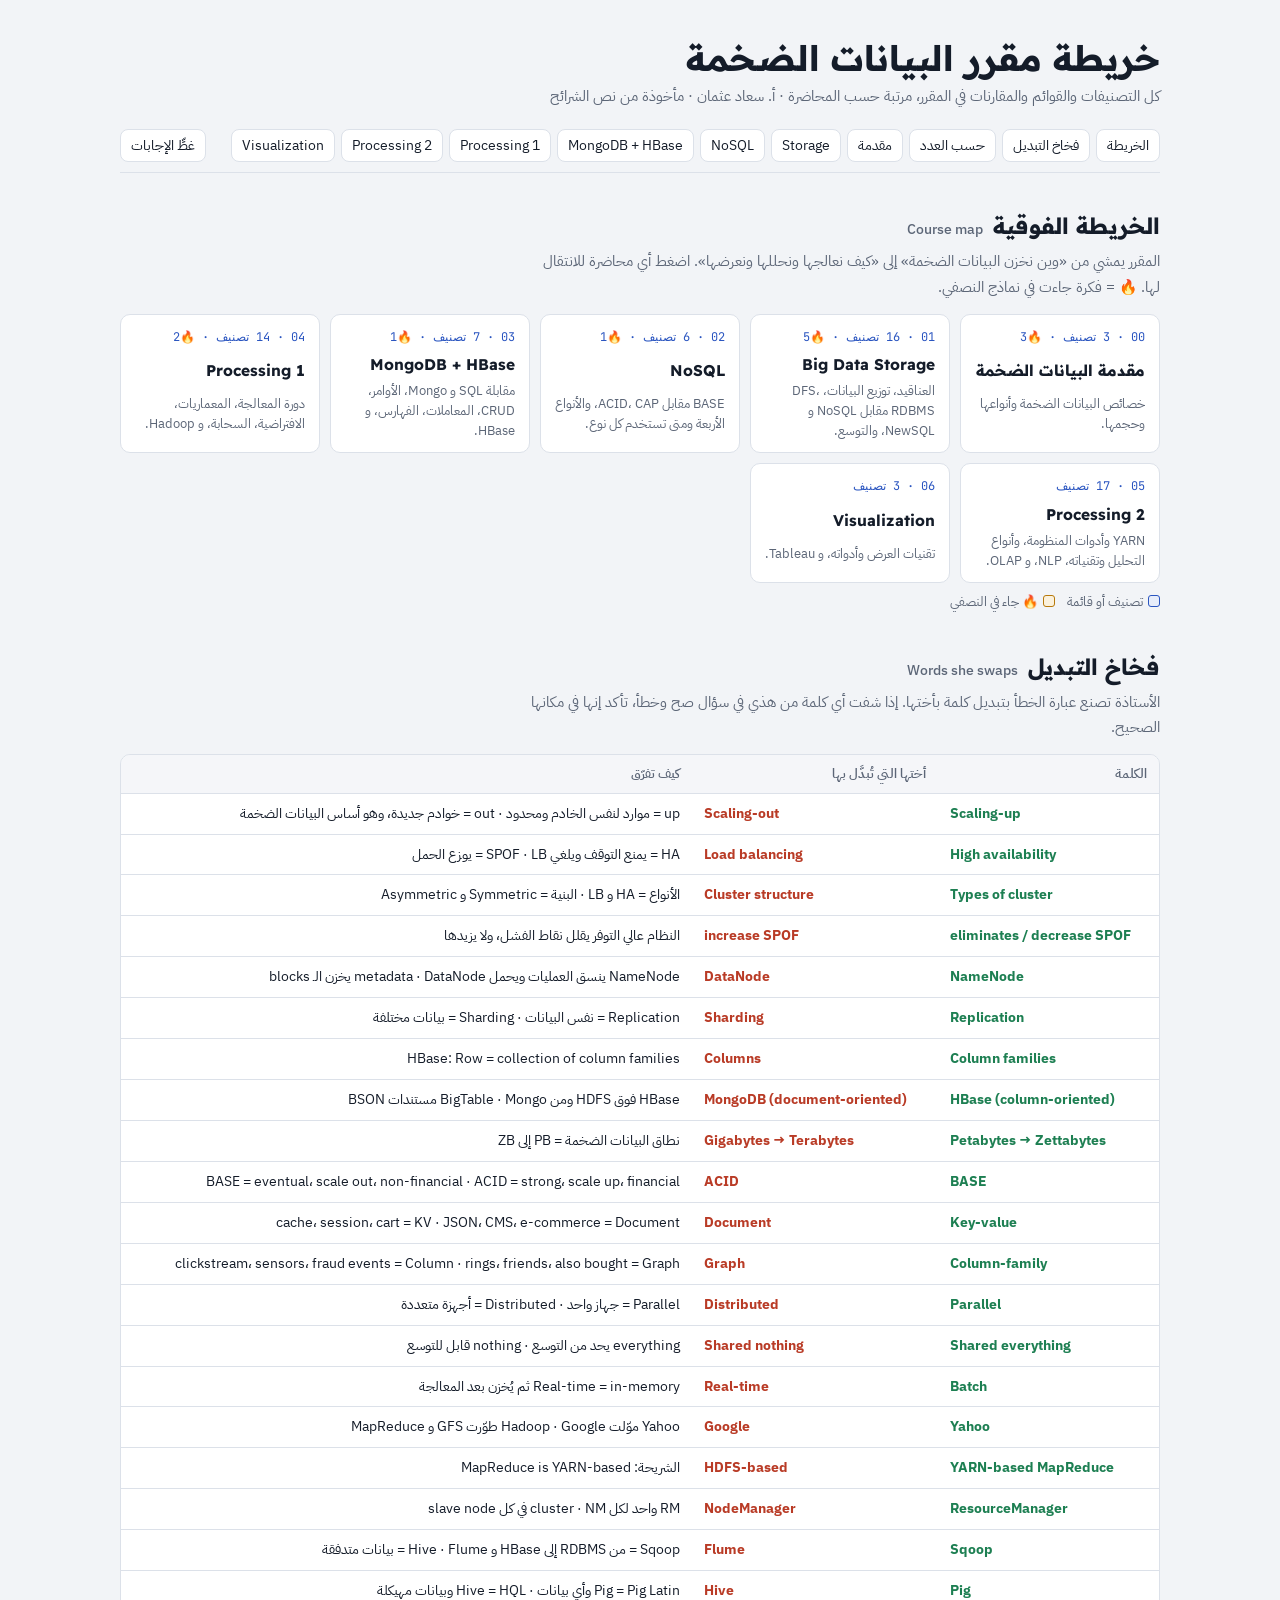
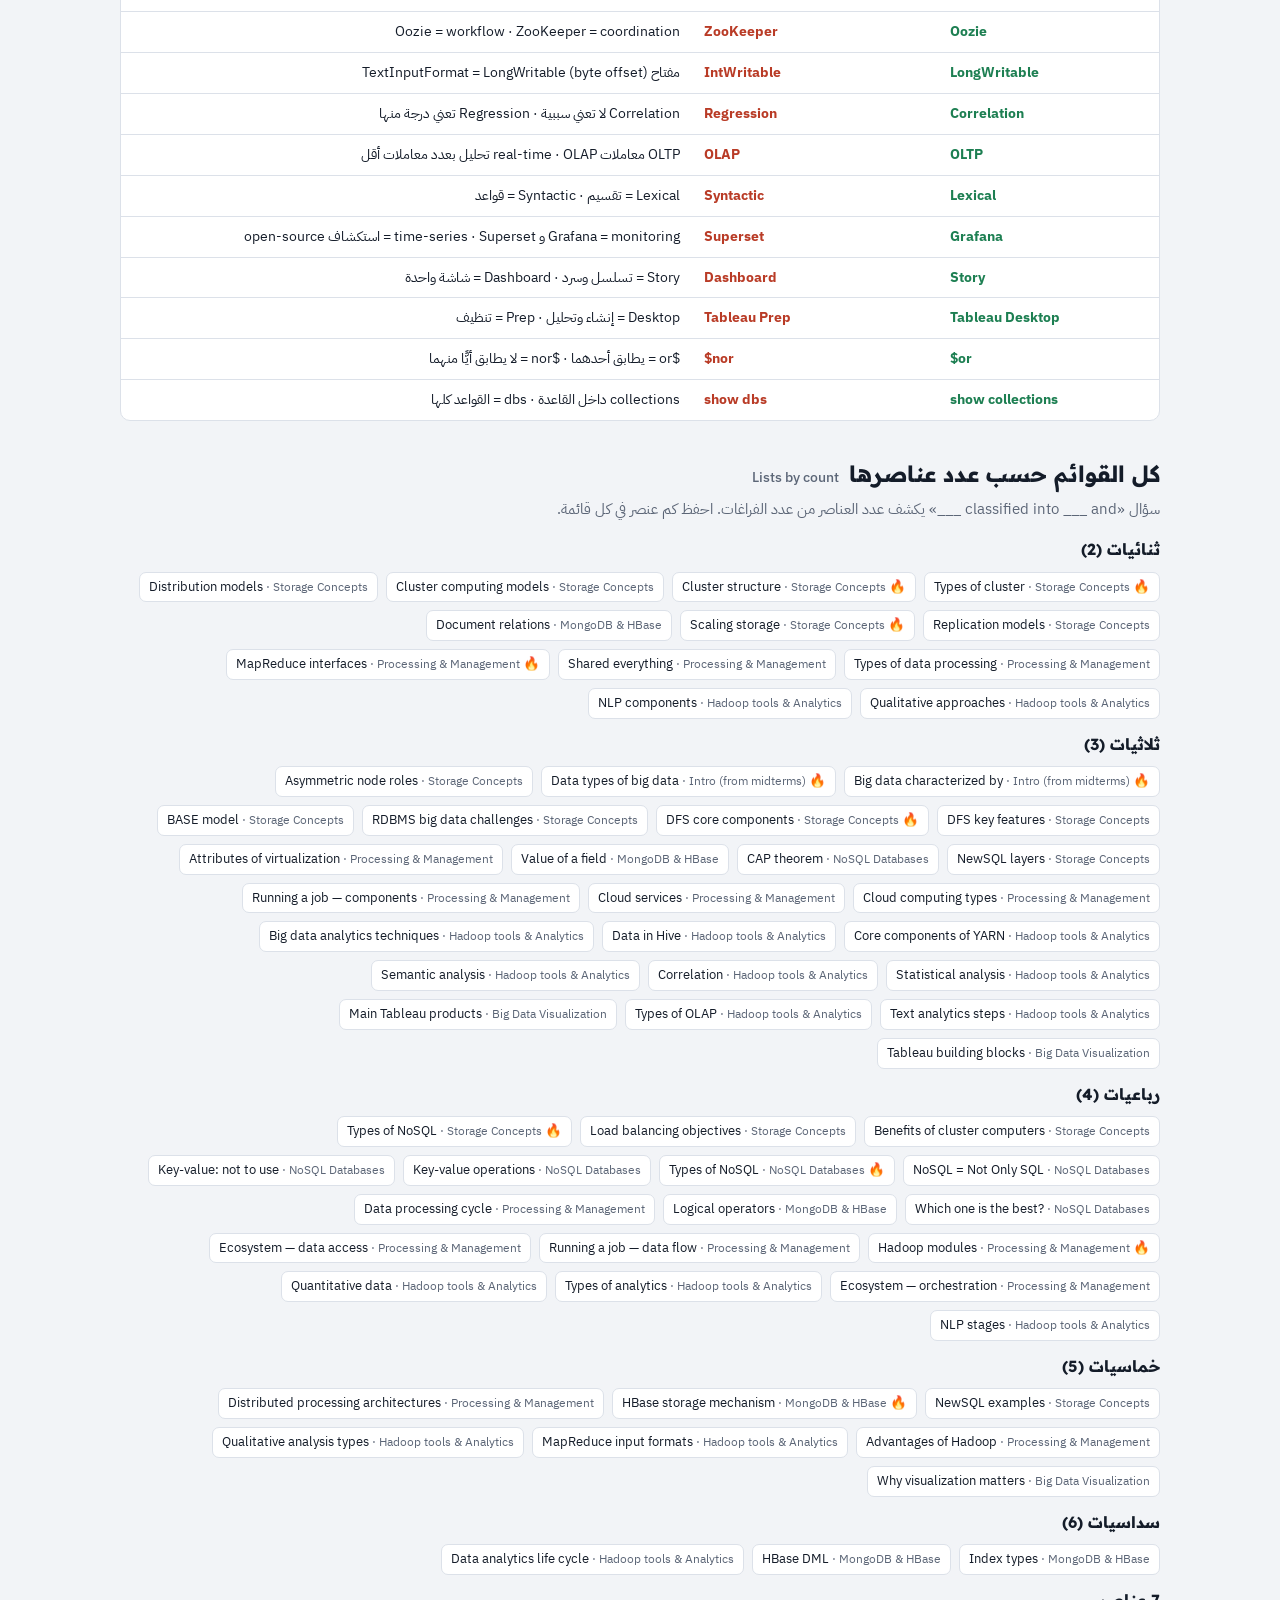
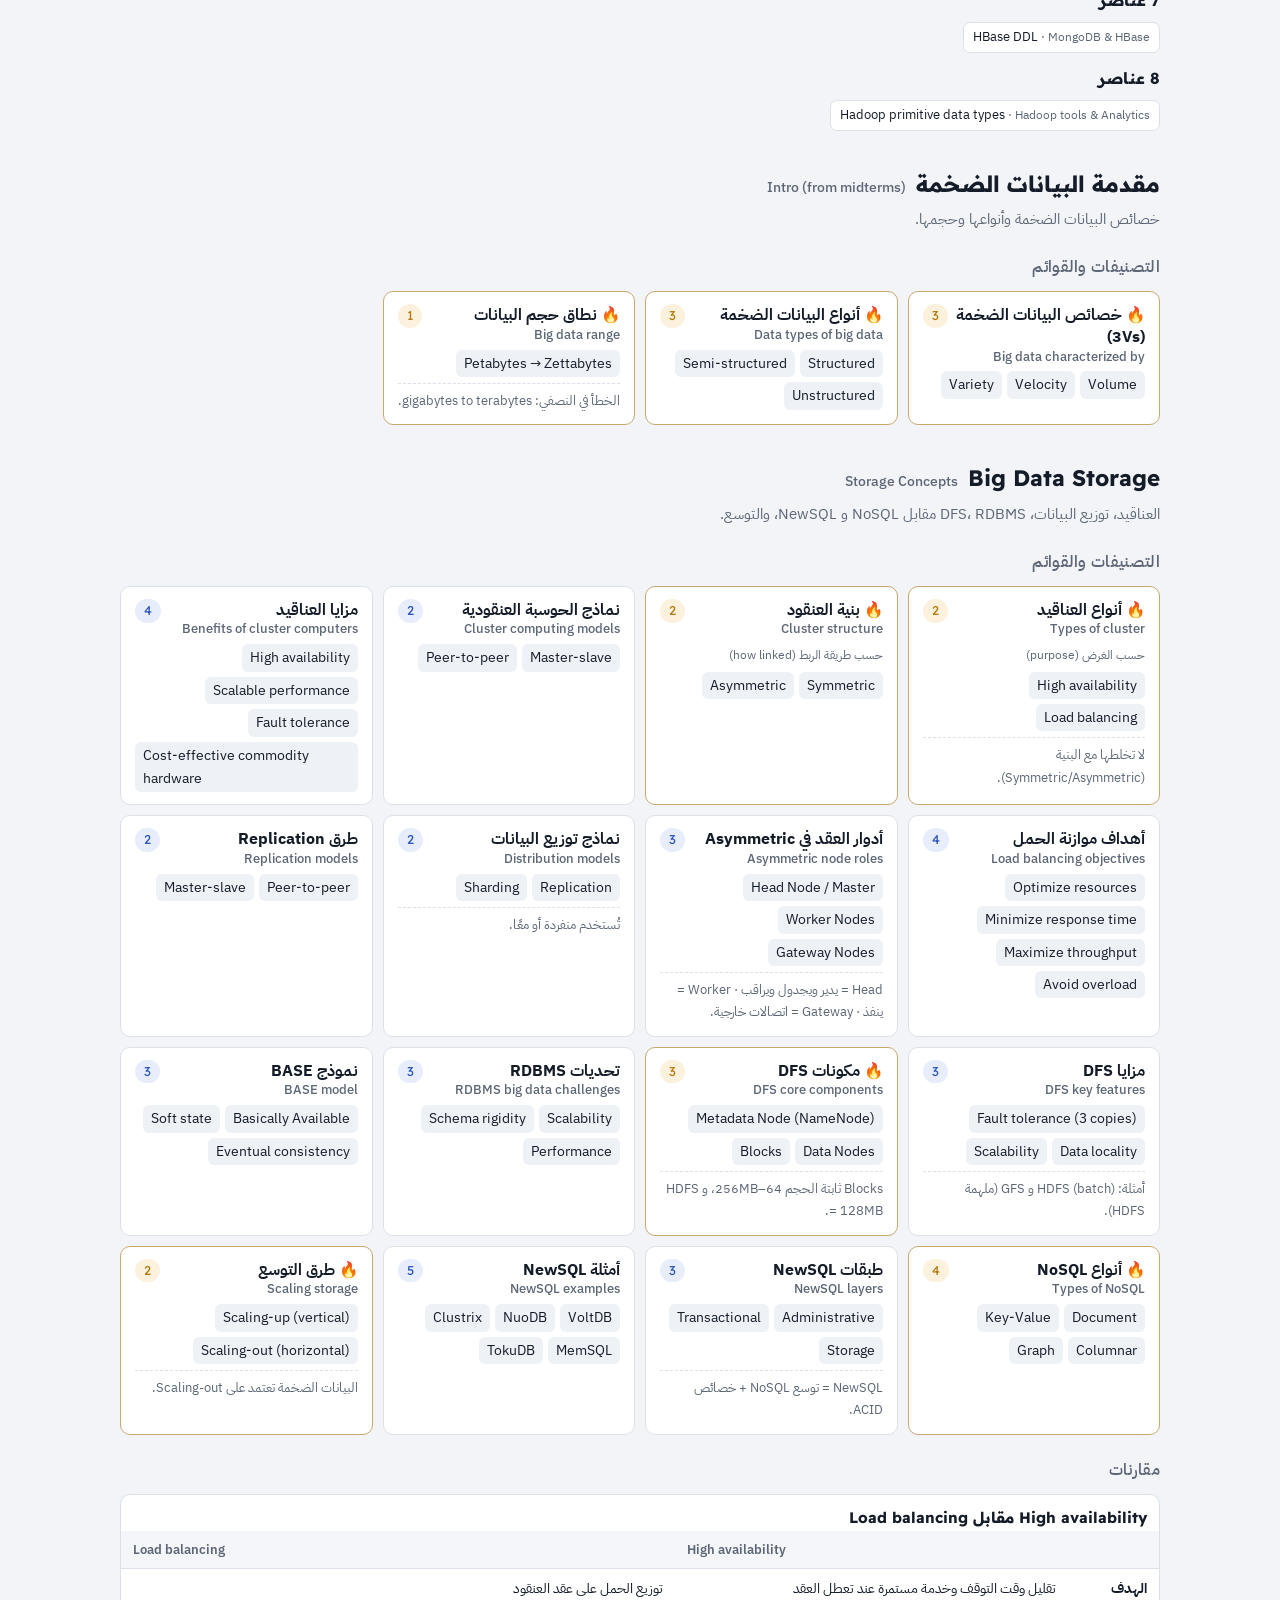
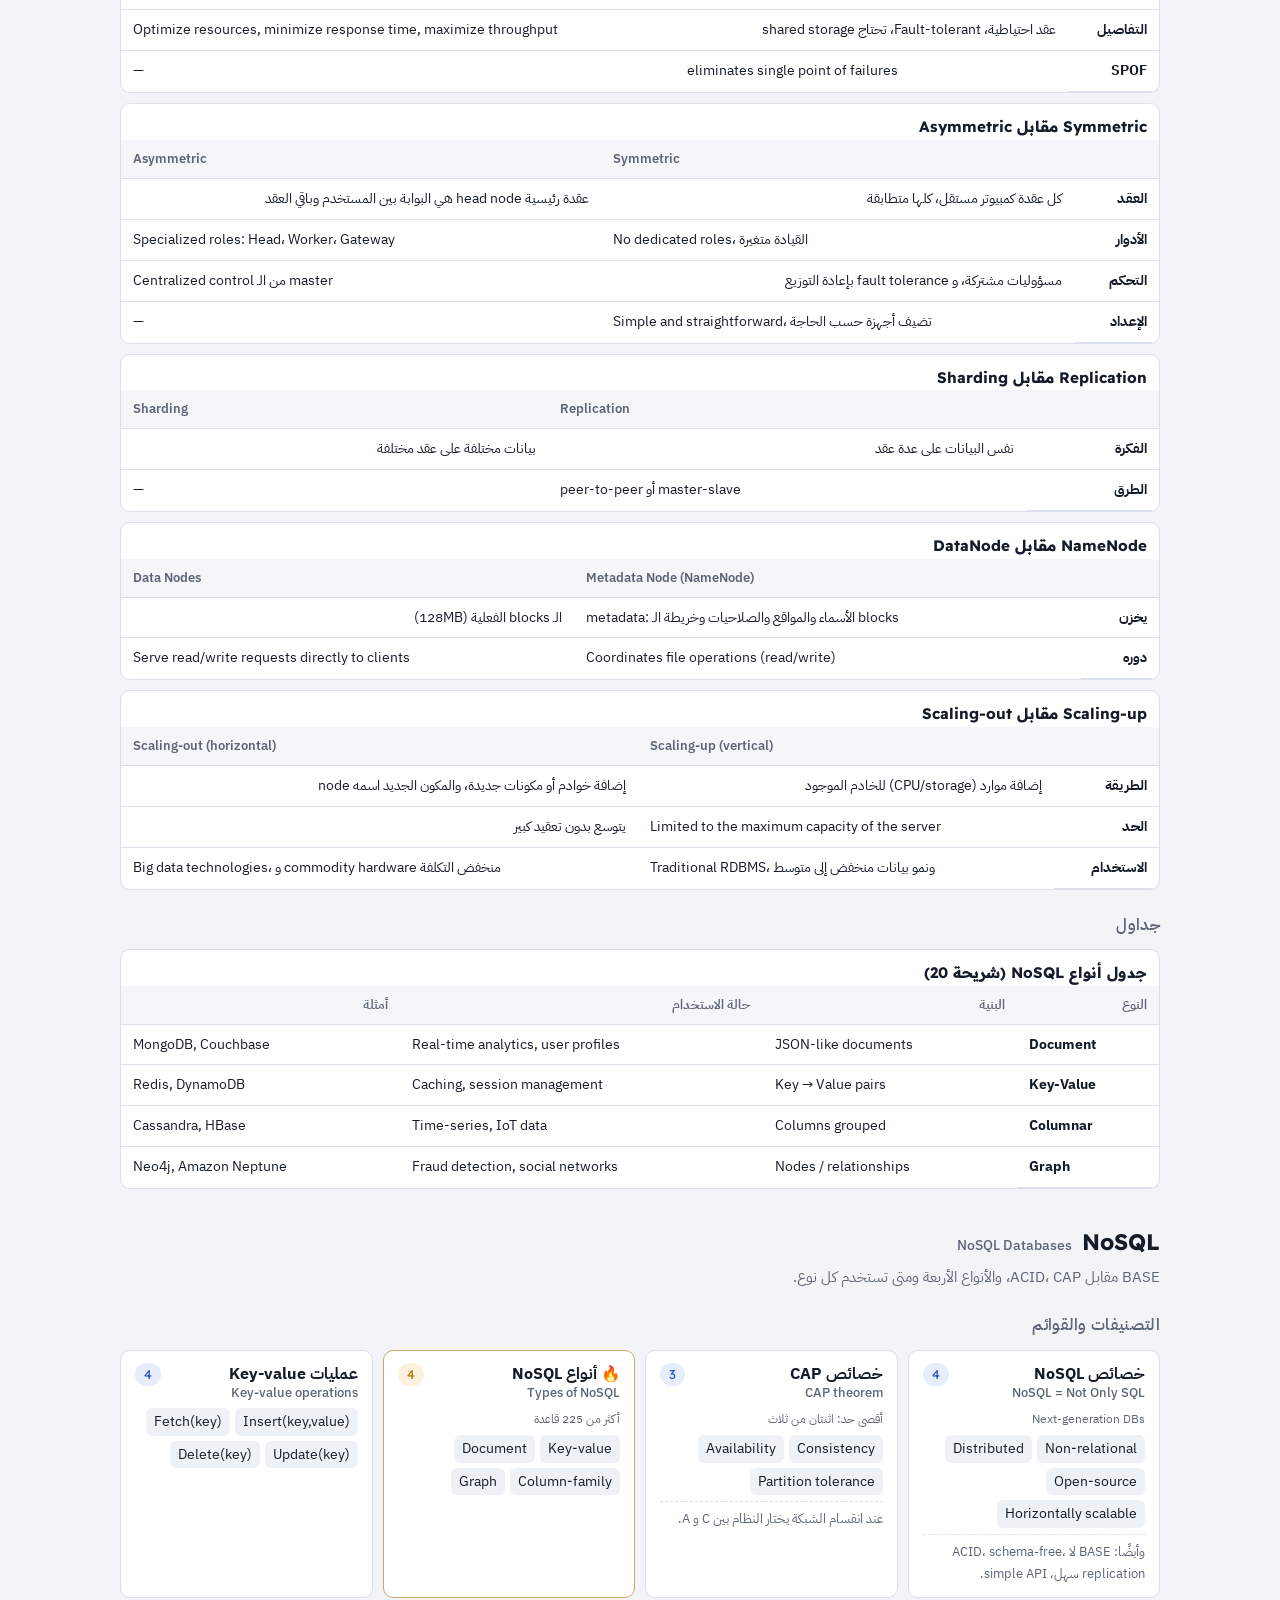
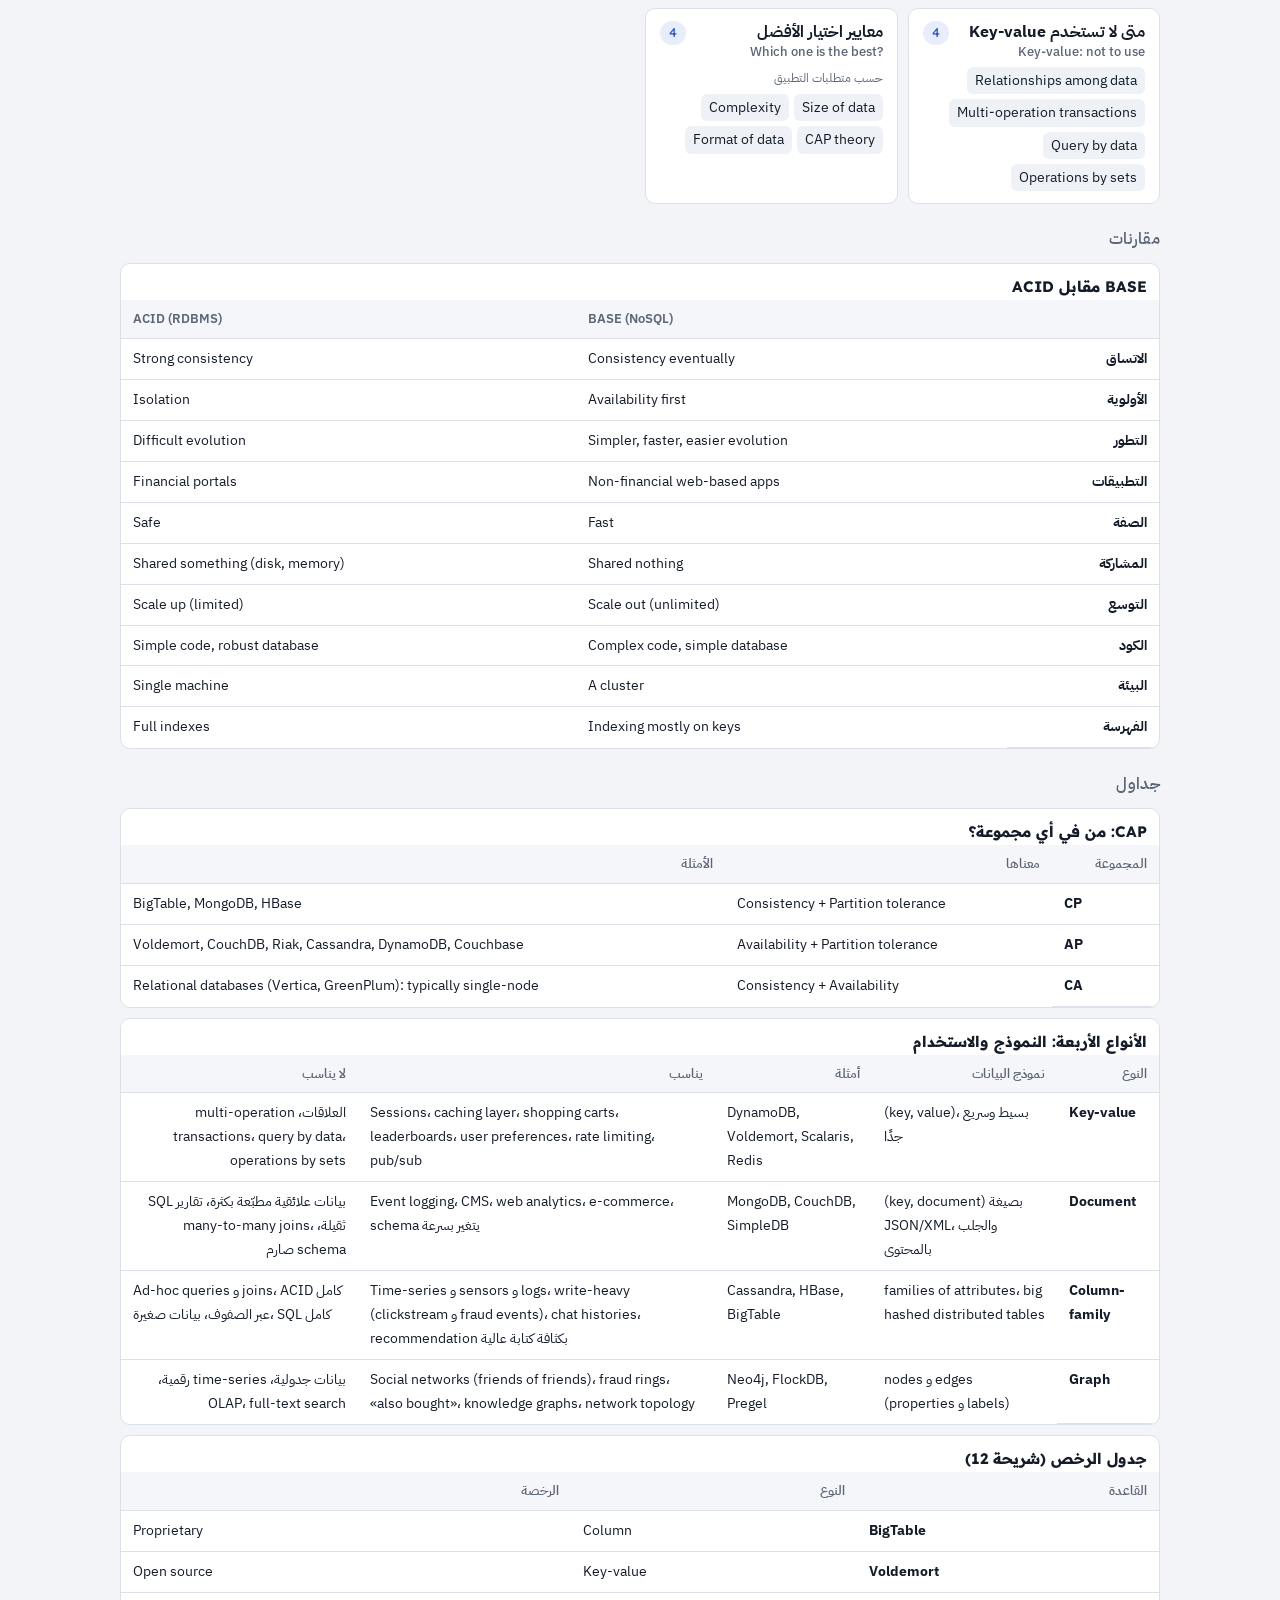
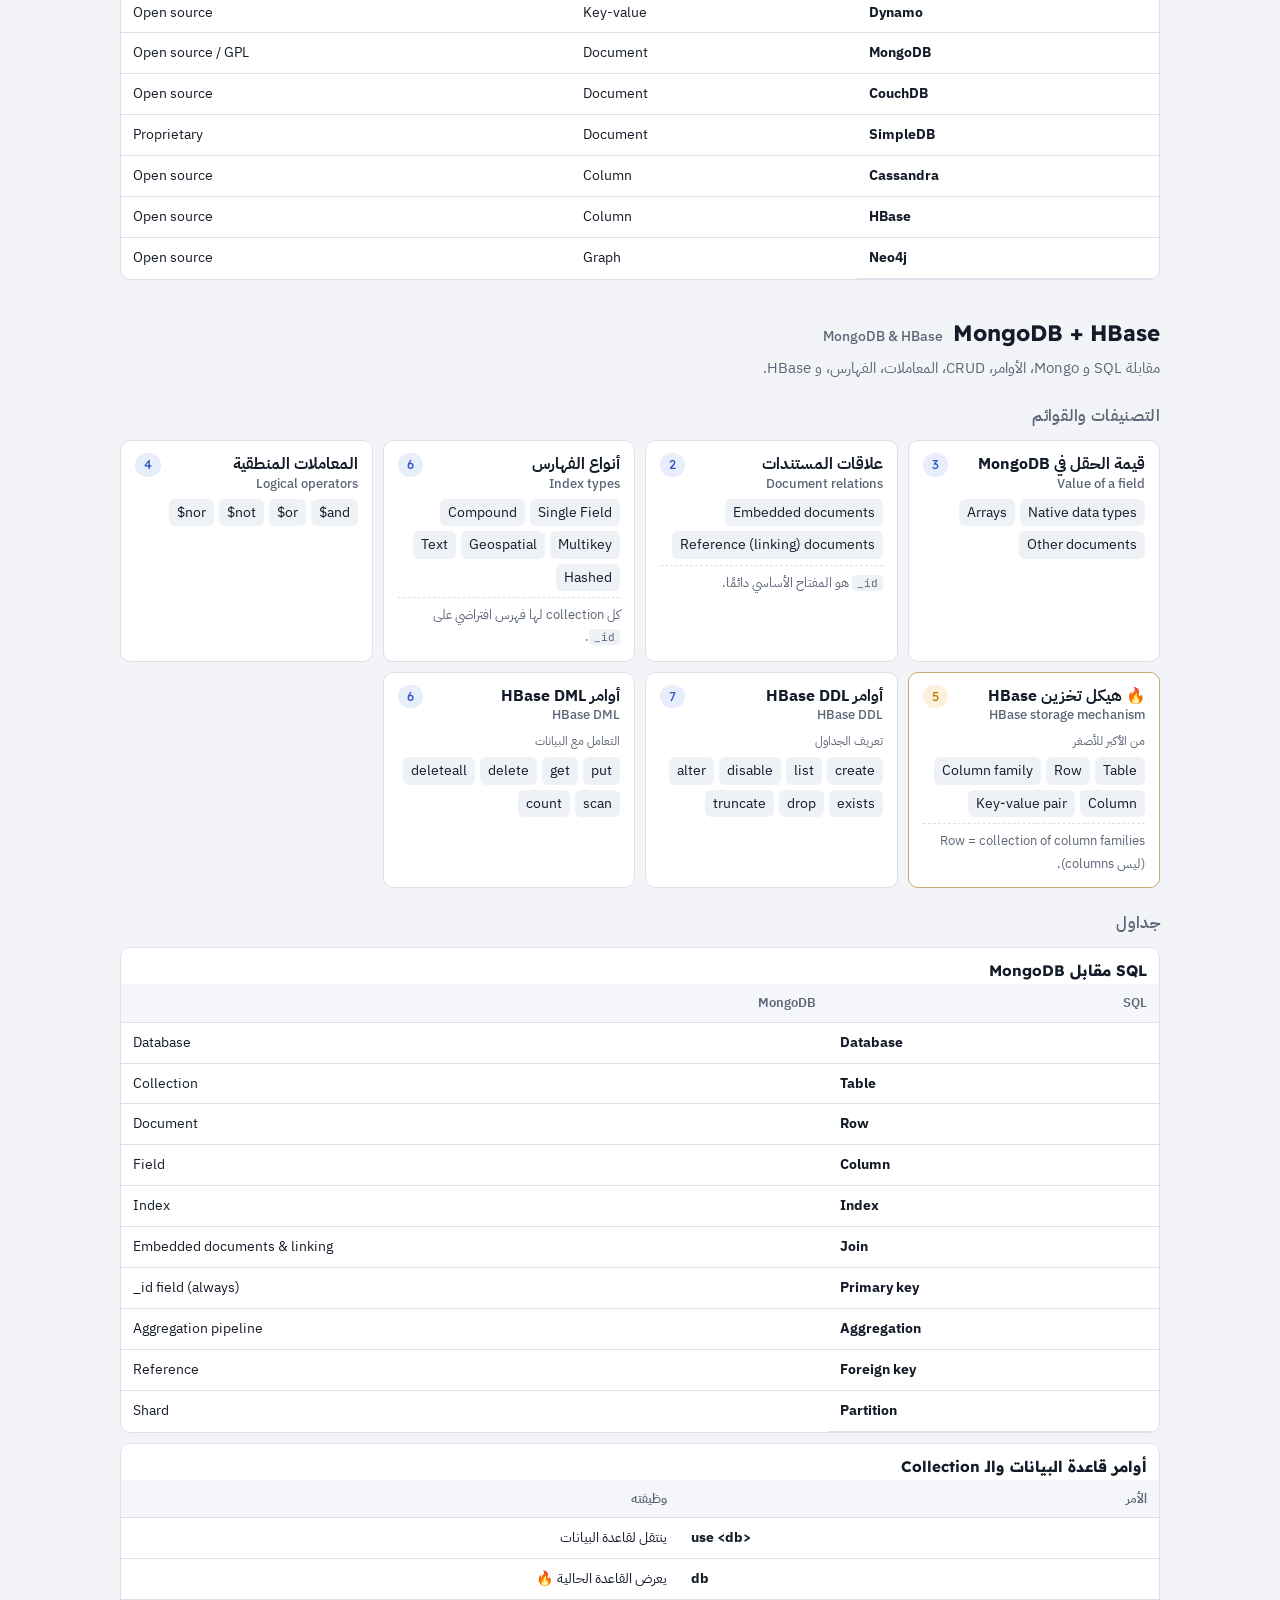
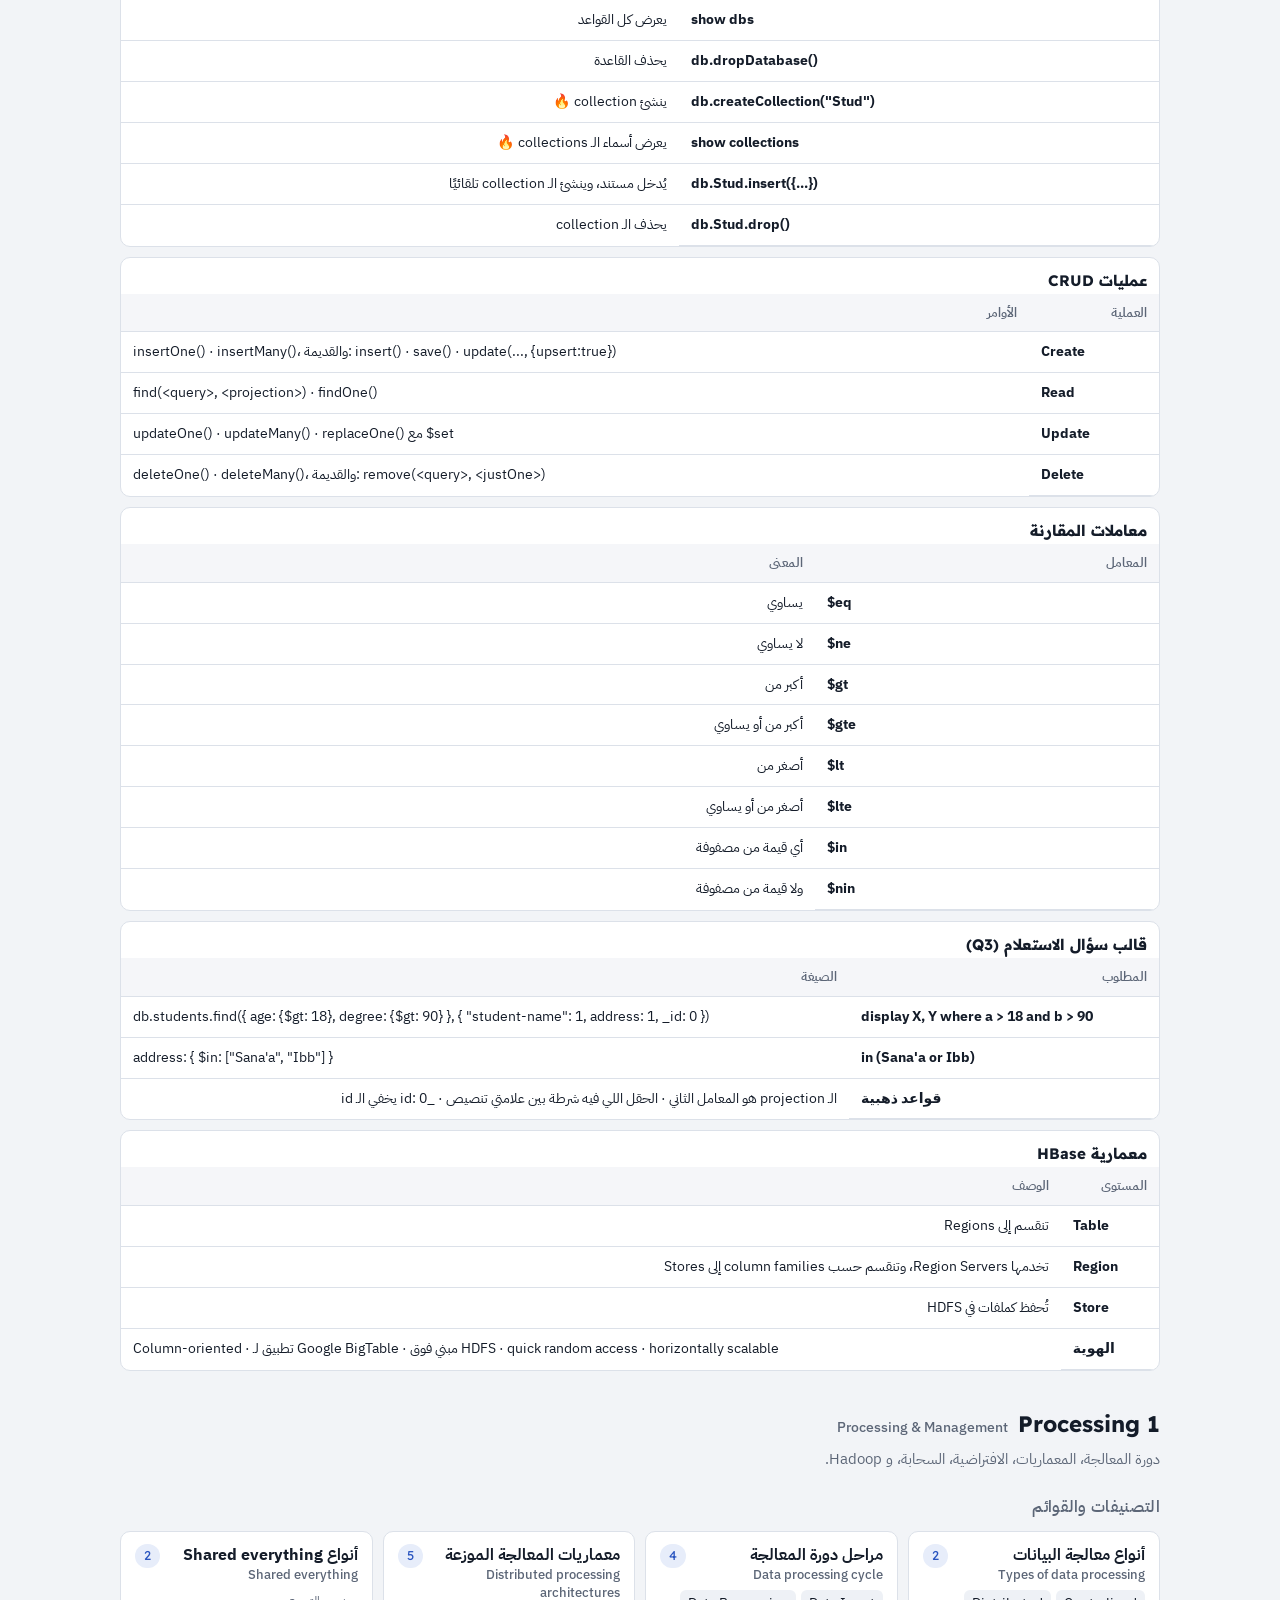
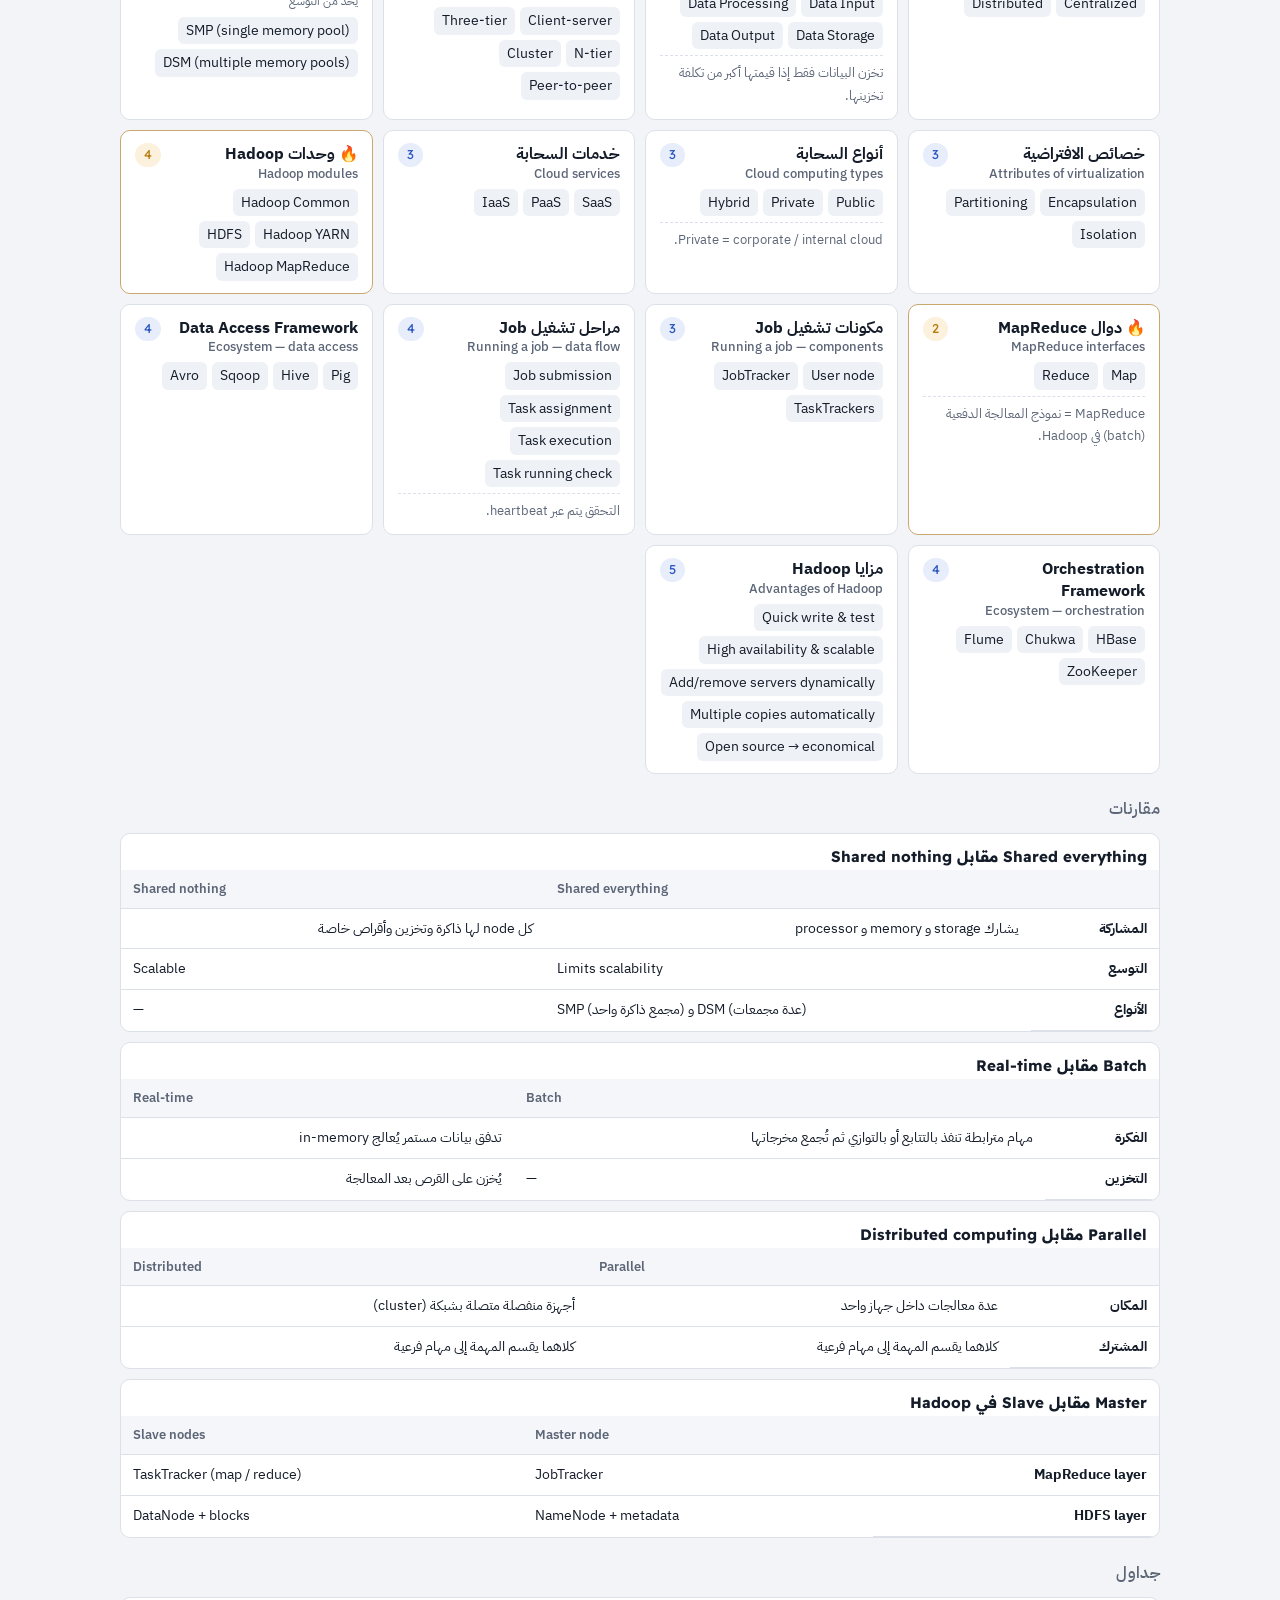
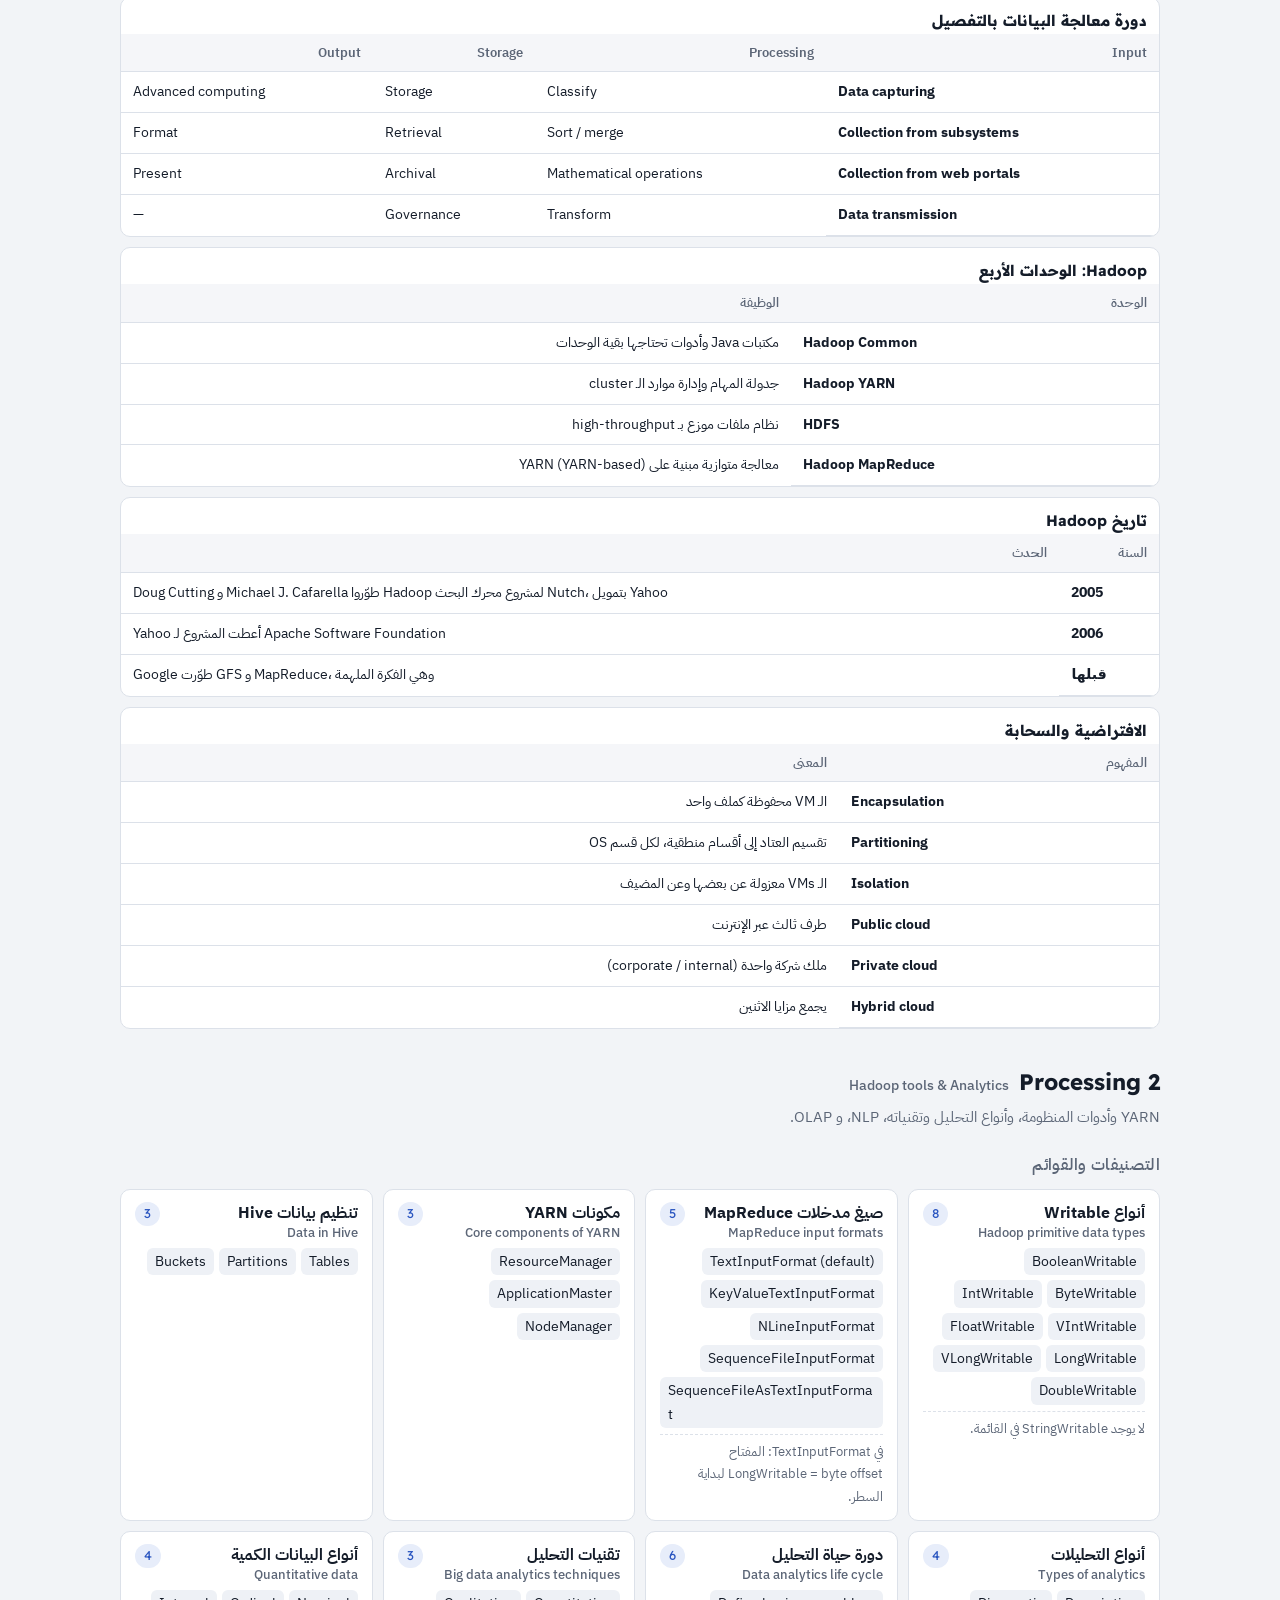
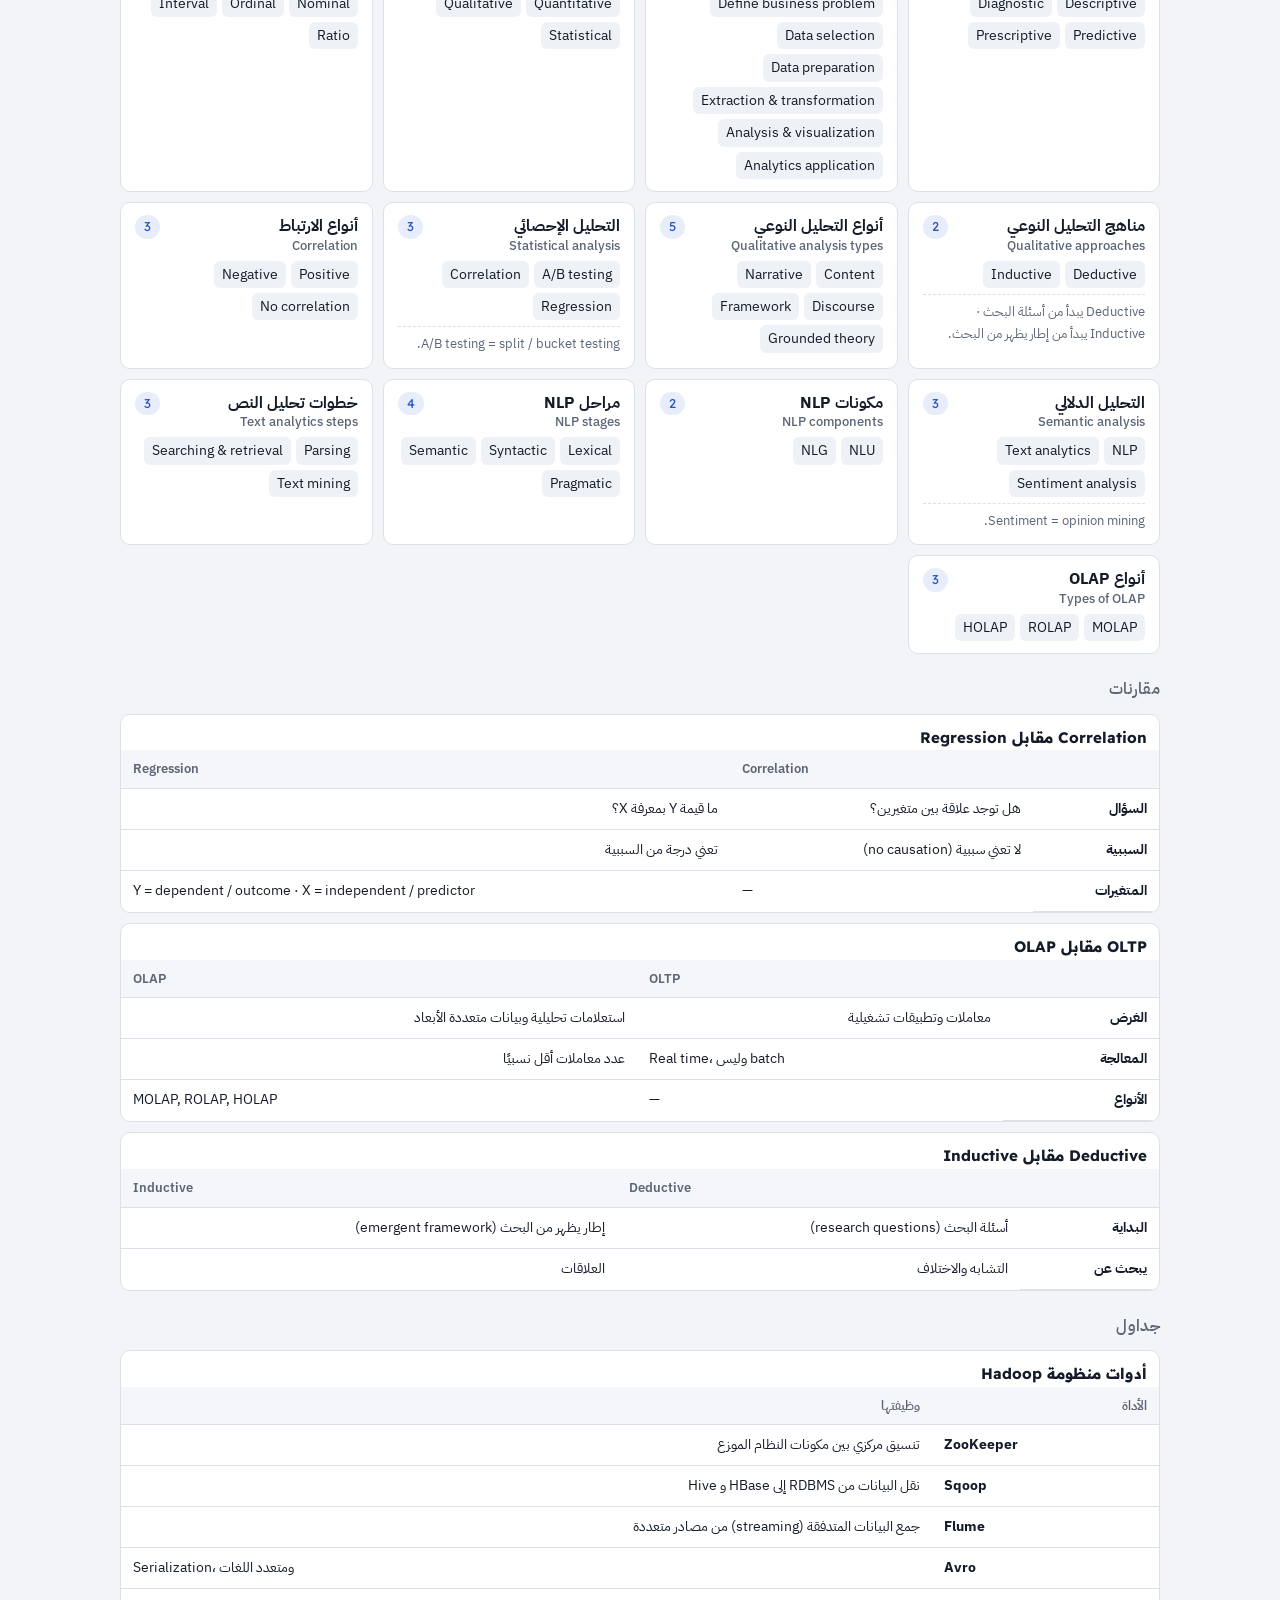
<file: final-bank/course-map.html>
<!doctype html>
<html lang="ar"><head><meta charset="utf-8"><meta name="viewport" content="width=device-width,initial-scale=1,viewport-fit=cover"></head><body>
<title>خريطة البيانات الضخمة</title>
<link rel="preconnect" href="https://fonts.googleapis.com">
<link rel="preconnect" href="https://fonts.gstatic.com" crossorigin>
<link rel="stylesheet" href="https://fonts.googleapis.com/css2?family=IBM+Plex+Sans+Arabic:wght@400;500;600;700&family=IBM+Plex+Sans:wght@400;500;600&family=JetBrains+Mono:wght@400;600&family=Readex+Pro:wght@500;700&display=swap">
<style>
/* Layout: a reference atlas — sticky lecture rail on top, then per-lecture "classification cards" (count badge + items) and comparison tables; a global index groups every list by its item count. */
:root{
  --paper:#f2f4f7; --sheet:#ffffff; --ink:#141c29; --muted:#5c6677; --line:#dce1e9;
  --accent:#2a55c0; --accent-soft:#e7edfa; --hot:#b7790b; --hot-soft:#fbf1dc;
  --pair-a:#1d7f52; --pair-a-soft:#e3f4ea; --pair-b:#b93b26; --pair-b-soft:#fbe8e3; --code:#eef1f6;
  --f-display:"Readex Pro","IBM Plex Sans Arabic",system-ui,sans-serif;
  --f-ar:"IBM Plex Sans Arabic","Segoe UI",Tahoma,sans-serif;
  --f-en:"IBM Plex Sans","Segoe UI",system-ui,sans-serif;
  --f-mono:"JetBrains Mono",ui-monospace,Menlo,monospace;
}
@media (prefers-color-scheme: dark){:root:not([data-theme="light"]){
  --paper:#0f141c; --sheet:#171e2a; --ink:#e7ecf3; --muted:#98a3b5; --line:#2a3445;
  --accent:#7d9bf0; --accent-soft:#1e2a45; --hot:#e3a93b; --hot-soft:#33270f;
  --pair-a:#4cc28a; --pair-a-soft:#12301f; --pair-b:#f07d68; --pair-b-soft:#3a1a14; --code:#1f2836; color-scheme:dark}}
:root[data-theme="dark"]{
  --paper:#0f141c; --sheet:#171e2a; --ink:#e7ecf3; --muted:#98a3b5; --line:#2a3445;
  --accent:#7d9bf0; --accent-soft:#1e2a45; --hot:#e3a93b; --hot-soft:#33270f;
  --pair-a:#4cc28a; --pair-a-soft:#12301f; --pair-b:#f07d68; --pair-b-soft:#3a1a14; --code:#1f2836; color-scheme:dark}
*{box-sizing:border-box}
body{background:var(--paper);color:var(--ink);font-family:var(--f-ar);font-size:15.5px;line-height:1.7;padding-inline:16px;padding-block:0 64px}
.wrap{max-width:1040px;margin-inline:auto}
header{padding-block:28px 10px}
h1{font-family:var(--f-display);font-size:clamp(1.5rem,4vw,2.2rem);margin:0;line-height:1.25;text-wrap:balance}
.sub{color:var(--muted);font-size:.92rem;margin-top:4px}
.rail{position:sticky;top:env(safe-area-inset-top,0px);z-index:5;background:var(--paper);border-bottom:1px solid var(--line);padding-block:10px;display:flex;flex-wrap:wrap;gap:6px;align-items:center}
.rail a,.rail button{font:inherit;font-size:.86rem;color:var(--ink);text-decoration:none;border:1px solid var(--line);background:var(--sheet);border-radius:8px;padding:4px 10px;cursor:pointer}
.rail a:hover{border-color:var(--accent);color:var(--accent)}
.rail .sp{flex:1}
.rail button[aria-pressed="true"]{background:var(--ink);color:var(--paper);border-color:var(--ink)}
.rail a:focus-visible,.rail button:focus-visible{outline:2px solid var(--accent);outline-offset:2px}
section{margin-top:34px;scroll-margin-top:70px}
h2{font-family:var(--f-display);font-size:1.4rem;margin:0 0 4px;display:flex;gap:10px;align-items:baseline;flex-wrap:wrap}
h2 .en{font-family:var(--f-en);font-weight:500;font-size:.9rem;color:var(--muted)}
.lede{color:var(--muted);margin:0 0 14px;font-size:.92rem;max-width:70ch}
h3{font-size:1rem;margin:22px 0 10px;color:var(--muted);font-weight:600;letter-spacing:.02em}
.grid{display:grid;grid-template-columns:repeat(auto-fill,minmax(250px,1fr));gap:10px}
.card{background:var(--sheet);border:1px solid var(--line);border-radius:10px;padding:12px 14px;display:grid;gap:6px;align-content:start;min-width:0}
.card.hot{border-color:color-mix(in srgb,var(--hot) 55%,var(--line))}
.card .top{display:flex;gap:8px;align-items:flex-start;justify-content:space-between}
.card .t{font-weight:700;line-height:1.4}
.card .t .en{display:block;font-family:var(--f-en);font-weight:500;font-size:.8rem;color:var(--muted);direction:ltr;text-align:right}
.count{flex:none;font-family:var(--f-display);font-size:.8rem;background:var(--accent-soft);color:var(--accent);border-radius:999px;padding:1px 9px;white-space:nowrap}
.card.hot .count{background:var(--hot-soft);color:var(--hot)}
.by{font-size:.78rem;color:var(--muted)}
.items{display:flex;flex-wrap:wrap;gap:5px}
.it{font-family:var(--f-en);direction:ltr;font-size:.86rem;background:var(--code);border-radius:6px;padding:2px 8px;overflow-wrap:anywhere}
.note{font-size:.82rem;color:var(--muted);border-top:1px dashed var(--line);padding-top:6px}
.tbl{overflow-x:auto;background:var(--sheet);border:1px solid var(--line);border-radius:10px;margin-top:10px}
table{border-collapse:collapse;width:100%;min-width:560px;font-size:.88rem}
caption{text-align:start;font-weight:700;padding:10px 12px 0;font-family:var(--f-display);font-size:.95rem}
th,td{padding:8px 12px;border-bottom:1px solid var(--line);text-align:start;vertical-align:top}
thead th{font-size:.8rem;color:var(--muted);font-weight:600;background:color-mix(in srgb,var(--code) 60%,transparent)}
tbody tr:last-child td{border-bottom:0}
td.en,th.en{font-family:var(--f-en);direction:ltr;text-align:left}
td .en{font-family:var(--f-en)}
code{font-family:var(--f-mono);font-size:.84em;background:var(--code);padding:1px 5px;border-radius:4px;direction:ltr;unicode-bidi:isolate}
.flow{display:flex;flex-wrap:wrap;gap:6px;align-items:center;font-family:var(--f-en);direction:ltr;justify-content:flex-end}
.flow span{background:var(--sheet);border:1px solid var(--line);border-radius:8px;padding:4px 10px;font-size:.86rem}
.flow i{color:var(--muted);font-style:normal}
.map{display:grid;grid-template-columns:repeat(auto-fill,minmax(200px,1fr));gap:10px;margin-top:14px}
.map a{display:grid;gap:4px;text-decoration:none;color:inherit;background:var(--sheet);border:1px solid var(--line);border-radius:10px;padding:12px 14px}
.map a:hover{border-color:var(--accent)}
.map b{font-family:var(--f-display)}
.map small{color:var(--muted);font-size:.82rem;line-height:1.5}
.map .n{font-family:var(--f-mono);font-size:.75rem;color:var(--accent)}
.pairs td:nth-child(1) b{color:var(--pair-a)} .pairs td:nth-child(2) b{color:var(--pair-b)}
.legend{display:flex;flex-wrap:wrap;gap:12px;font-size:.82rem;color:var(--muted);margin-top:8px}
.legend span::before{content:"";display:inline-block;width:10px;height:10px;border-radius:3px;margin-inline-end:5px;vertical-align:-1px;background:var(--accent-soft);border:1px solid var(--accent)}
.legend span.h::before{background:var(--hot-soft);border-color:var(--hot)}
/* self-test: cover answers */
body.quiz .it,body.quiz td.ans,body.quiz .ans{filter:blur(6px);cursor:pointer;user-select:none;transition:filter .15s}
body.quiz .it.shown,body.quiz td.ans.shown,body.quiz .ans.shown{filter:none}
@media (prefers-reduced-motion:reduce){body.quiz .it{transition:none}}
.idx-group{margin-top:12px}
.idx-group h4{margin:0 0 8px;font-family:var(--f-display);font-size:1rem}
.idx-row{display:flex;gap:8px;flex-wrap:wrap}
.idx-row a{font-size:.84rem;text-decoration:none;color:var(--ink);background:var(--sheet);border:1px solid var(--line);border-radius:7px;padding:3px 9px}
.idx-row a:hover{border-color:var(--accent);color:var(--accent)}
.idx-row a .l{color:var(--muted);font-size:.75rem}
</style>

<div class="wrap" dir="rtl" lang="ar">
  <header>
    <h1>خريطة مقرر البيانات الضخمة</h1>
    <div class="sub">كل التصنيفات والقوائم والمقارنات في المقرر، مرتبة حسب المحاضرة · أ. سعاد عثمان · مأخوذة من نص الشرائح</div>
  </header>

  <nav class="rail" aria-label="التنقل">
    <a href="#map">الخريطة</a>
    <a href="#traps">فخاخ التبديل</a>
    <a href="#count">حسب العدد</a>
    <a href="#intro">مقدمة</a>
    <a href="#storage">Storage</a>
    <a href="#nosql">NoSQL</a>
    <a href="#mongo">MongoDB + HBase</a>
    <a href="#p1">Processing 1</a>
    <a href="#p2">Processing 2</a>
    <a href="#vis">Visualization</a>
    <span class="sp"></span>
    <button id="quiz" aria-pressed="false">غطِّ الإجابات</button>
  </nav>

  <section id="map">
    <h2>الخريطة الفوقية <span class="en">Course map</span></h2>
    <p class="lede">المقرر يمشي من «وين نخزن البيانات الضخمة» إلى «كيف نعالجها ونحللها ونعرضها». اضغط أي محاضرة للانتقال لها. 🔥 = فكرة جاءت في نماذج النصفي.</p>
    <div class="map" id="mapgrid"></div>
    <div class="legend"><span>تصنيف أو قائمة</span><span class="h">🔥 جاء في النصفي</span></div>
  </section>

  <section id="traps">
    <h2>فخاخ التبديل <span class="en">Words she swaps</span></h2>
    <p class="lede">الأستاذة تصنع عبارة الخطأ بتبديل كلمة بأختها. إذا شفت أي كلمة من هذي في سؤال صح وخطأ، تأكد إنها في مكانها الصحيح.</p>
    <div class="tbl"><table class="pairs"><thead><tr><th>الكلمة</th><th>أختها التي تُبدَّل بها</th><th>كيف تفرّق</th></tr></thead><tbody id="traprows"></tbody></table></div>
  </section>

  <section id="count">
    <h2>كل القوائم حسب عدد عناصرها <span class="en">Lists by count</span></h2>
    <p class="lede">سؤال «classified into ___ and ___» يكشف عدد العناصر من عدد الفراغات. احفظ كم عنصر في كل قائمة.</p>
    <div id="countidx"></div>
  </section>

  <div id="lectures"></div>
</div>

<script>
/* ---------------- DATA (from the slides) ---------------- */
const LECTURES = [
  {key:"intro", ar:"مقدمة البيانات الضخمة", en:"Intro (from midterms)", gist:"خصائص البيانات الضخمة وأنواعها وحجمها."},
  {key:"storage", ar:"Big Data Storage", en:"Storage Concepts", gist:"العناقيد، توزيع البيانات، DFS، RDBMS مقابل NoSQL و NewSQL، والتوسع."},
  {key:"nosql", ar:"NoSQL", en:"NoSQL Databases", gist:"BASE مقابل ACID، CAP، والأنواع الأربعة ومتى تستخدم كل نوع."},
  {key:"mongo", ar:"MongoDB + HBase", en:"MongoDB & HBase", gist:"مقابلة SQL و Mongo، الأوامر، CRUD، المعاملات، الفهارس، و HBase."},
  {key:"p1", ar:"Processing 1", en:"Processing & Management", gist:"دورة المعالجة، المعماريات، الافتراضية، السحابة، و Hadoop."},
  {key:"p2", ar:"Processing 2", en:"Hadoop tools & Analytics", gist:"YARN وأدوات المنظومة، وأنواع التحليل وتقنياته، NLP، و OLAP."},
  {key:"vis", ar:"Visualization", en:"Big Data Visualization", gist:"تقنيات العرض وأدواته، و Tableau."}
];

// classification / list cards: [lecture, title_ar, title_en, basis, items[], hot, note]
const LISTS = [
 ["intro","خصائص البيانات الضخمة (3Vs)","Big data characterized by","",["Volume","Velocity","Variety"],1,""],
 ["intro","أنواع البيانات الضخمة","Data types of big data","",["Structured","Semi-structured","Unstructured"],1,""],
 ["intro","نطاق حجم البيانات","Big data range","",["Petabytes → Zettabytes"],1,"الخطأ في النصفي: gigabytes to terabytes."],

 ["storage","أنواع العناقيد","Types of cluster","حسب الغرض (purpose)",["High availability","Load balancing"],1,"لا تخلطها مع البنية (Symmetric/Asymmetric)."],
 ["storage","بنية العنقود","Cluster structure","حسب طريقة الربط (how linked)",["Symmetric","Asymmetric"],1,""],
 ["storage","نماذج الحوسبة العنقودية","Cluster computing models","",["Master-slave","Peer-to-peer"],0,""],
 ["storage","مزايا العناقيد","Benefits of cluster computers","",["High availability","Scalable performance","Fault tolerance","Cost-effective commodity hardware"],0,""],
 ["storage","أهداف موازنة الحمل","Load balancing objectives","",["Optimize resources","Minimize response time","Maximize throughput","Avoid overload"],0,""],
 ["storage","أدوار العقد في Asymmetric","Asymmetric node roles","",["Head Node / Master","Worker Nodes","Gateway Nodes"],0,"Head = يدير ويجدول ويراقب · Worker = ينفذ · Gateway = اتصالات خارجية."],
 ["storage","نماذج توزيع البيانات","Distribution models","",["Replication","Sharding"],0,"تُستخدم منفردة أو معًا."],
 ["storage","طرق Replication","Replication models","",["Peer-to-peer","Master-slave"],0,""],
 ["storage","مزايا DFS","DFS key features","",["Fault tolerance (3 copies)","Data locality","Scalability"],0,"أمثلة: HDFS (batch) و GFS (ملهمة HDFS)."],
 ["storage","مكونات DFS","DFS core components","",["Metadata Node (NameNode)","Data Nodes","Blocks"],1,"Blocks ثابتة الحجم 64–256MB، و HDFS = 128MB."],
 ["storage","تحديات RDBMS","RDBMS big data challenges","",["Scalability","Schema rigidity","Performance"],0,""],
 ["storage","نموذج BASE","BASE model","",["Basically Available","Soft state","Eventual consistency"],0,""],
 ["storage","أنواع NoSQL","Types of NoSQL","",["Document","Key-Value","Columnar","Graph"],1,""],
 ["storage","طبقات NewSQL","NewSQL layers","",["Administrative","Transactional","Storage"],0,"NewSQL = توسع NoSQL + خصائص ACID."],
 ["storage","أمثلة NewSQL","NewSQL examples","",["VoltDB","NuoDB","Clustrix","MemSQL","TokuDB"],0,""],
 ["storage","طرق التوسع","Scaling storage","",["Scaling-up (vertical)","Scaling-out (horizontal)"],1,"البيانات الضخمة تعتمد على Scaling-out."],

 ["nosql","خصائص NoSQL","NoSQL = Not Only SQL","Next-generation DBs",["Non-relational","Distributed","Open-source","Horizontally scalable"],0,"وأيضًا: BASE لا ACID، schema-free، replication سهل، simple API."],
 ["nosql","خصائص CAP","CAP theorem","أقصى حد: اثنتان من ثلاث",["Consistency","Availability","Partition tolerance"],0,"عند انقسام الشبكة يختار النظام بين C و A."],
 ["nosql","أنواع NoSQL","Types of NoSQL","أكثر من 225 قاعدة",["Key-value","Document","Column-family","Graph"],1,""],
 ["nosql","عمليات Key-value","Key-value operations","",["Insert(key,value)","Fetch(key)","Update(key)","Delete(key)"],0,""],
 ["nosql","متى لا تستخدم Key-value","Key-value: not to use","",["Relationships among data","Multi-operation transactions","Query by data","Operations by sets"],0,""],
 ["nosql","معايير اختيار الأفضل","Which one is the best?","حسب متطلبات التطبيق",["Size of data","Complexity","CAP theory","Format of data"],0,""],

 ["mongo","قيمة الحقل في MongoDB","Value of a field","",["Native data types","Arrays","Other documents"],0,""],
 ["mongo","علاقات المستندات","Document relations","",["Embedded documents","Reference (linking) documents"],0,"`_id` هو المفتاح الأساسي دائمًا."],
 ["mongo","أنواع الفهارس","Index types","",["Single Field","Compound","Multikey","Geospatial","Text","Hashed"],0,"كل collection لها فهرس افتراضي على `_id`."],
 ["mongo","المعاملات المنطقية","Logical operators","",["$and","$or","$not","$nor"],0,""],
 ["mongo","هيكل تخزين HBase","HBase storage mechanism","من الأكبر للأصغر",["Table","Row","Column family","Column","Key-value pair"],1,"Row = collection of column families (ليس columns)."],
 ["mongo","أوامر HBase DDL","HBase DDL","تعريف الجداول",["create","list","disable","alter","exists","drop","truncate"],0,""],
 ["mongo","أوامر HBase DML","HBase DML","التعامل مع البيانات",["put","get","delete","deleteall","scan","count"],0,""],

 ["p1","أنواع معالجة البيانات","Types of data processing","",["Centralized","Distributed"],0,""],
 ["p1","مراحل دورة المعالجة","Data processing cycle","",["Data Input","Data Processing","Data Storage","Data Output"],0,"تخزن البيانات فقط إذا قيمتها أكبر من تكلفة تخزينها."],
 ["p1","معماريات المعالجة الموزعة","Distributed processing architectures","",["Client-server","Three-tier","N-tier","Cluster","Peer-to-peer"],0,""],
 ["p1","أنواع Shared everything","Shared everything","يحد من التوسع",["SMP (single memory pool)","DSM (multiple memory pools)"],0,""],
 ["p1","خصائص الافتراضية","Attributes of virtualization","",["Encapsulation","Partitioning","Isolation"],0,""],
 ["p1","أنواع السحابة","Cloud computing types","",["Public","Private","Hybrid"],0,"Private = corporate / internal cloud."],
 ["p1","خدمات السحابة","Cloud services","",["SaaS","PaaS","IaaS"],0,""],
 ["p1","وحدات Hadoop","Hadoop modules","",["Hadoop Common","Hadoop YARN","HDFS","Hadoop MapReduce"],1,""],
 ["p1","دوال MapReduce","MapReduce interfaces","",["Map","Reduce"],1,"MapReduce = نموذج المعالجة الدفعية (batch) في Hadoop."],
 ["p1","مكونات تشغيل Job","Running a job — components","",["User node","JobTracker","TaskTrackers"],0,""],
 ["p1","مراحل تشغيل Job","Running a job — data flow","",["Job submission","Task assignment","Task execution","Task running check"],0,"التحقق يتم عبر heartbeat."],
 ["p1","Data Access Framework","Ecosystem — data access","",["Pig","Hive","Sqoop","Avro"],0,""],
 ["p1","Orchestration Framework","Ecosystem — orchestration","",["HBase","Chukwa","Flume","ZooKeeper"],0,""],
 ["p1","مزايا Hadoop","Advantages of Hadoop","",["Quick write & test","High availability & scalable","Add/remove servers dynamically","Multiple copies automatically","Open source → economical"],0,""],

 ["p2","أنواع Writable","Hadoop primitive data types","",["BooleanWritable","ByteWritable","IntWritable","VIntWritable","FloatWritable","LongWritable","VLongWritable","DoubleWritable"],0,"لا يوجد StringWritable في القائمة."],
 ["p2","صيغ مدخلات MapReduce","MapReduce input formats","",["TextInputFormat (default)","KeyValueTextInputFormat","NLineInputFormat","SequenceFileInputFormat","SequenceFileAsTextInputFormat"],0,"في TextInputFormat: المفتاح LongWritable = byte offset لبداية السطر."],
 ["p2","مكونات YARN","Core components of YARN","",["ResourceManager","ApplicationMaster","NodeManager"],0,""],
 ["p2","تنظيم بيانات Hive","Data in Hive","",["Tables","Partitions","Buckets"],0,""],
 ["p2","أنواع التحليلات","Types of analytics","",["Descriptive","Diagnostic","Predictive","Prescriptive"],0,""],
 ["p2","دورة حياة التحليل","Data analytics life cycle","",["Define business problem","Data selection","Data preparation","Extraction & transformation","Analysis & visualization","Analytics application"],0,""],
 ["p2","تقنيات التحليل","Big data analytics techniques","",["Quantitative","Qualitative","Statistical"],0,""],
 ["p2","أنواع البيانات الكمية","Quantitative data","",["Nominal","Ordinal","Interval","Ratio"],0,""],
 ["p2","مناهج التحليل النوعي","Qualitative approaches","",["Deductive","Inductive"],0,"Deductive يبدأ من أسئلة البحث · Inductive يبدأ من إطار يظهر من البحث."],
 ["p2","أنواع التحليل النوعي","Qualitative analysis types","",["Content","Narrative","Discourse","Framework","Grounded theory"],0,""],
 ["p2","التحليل الإحصائي","Statistical analysis","",["A/B testing","Correlation","Regression"],0,"A/B testing = split / bucket testing."],
 ["p2","أنواع الارتباط","Correlation","",["Positive","Negative","No correlation"],0,""],
 ["p2","التحليل الدلالي","Semantic analysis","",["NLP","Text analytics","Sentiment analysis"],0,"Sentiment = opinion mining."],
 ["p2","مكونات NLP","NLP components","",["NLU","NLG"],0,""],
 ["p2","مراحل NLP","NLP stages","",["Lexical","Syntactic","Semantic","Pragmatic"],0,""],
 ["p2","خطوات تحليل النص","Text analytics steps","",["Parsing","Searching & retrieval","Text mining"],0,""],
 ["p2","أنواع OLAP","Types of OLAP","",["MOLAP","ROLAP","HOLAP"],0,""],

 ["vis","أهمية التصوير","Why visualization matters","",["Millions of records → understandable","Trends, patterns, outliers","Compare categories/locations/time","Data-driven decisions","Better communication"],0,"الهدف ليس جعل البيانات جذابة، بل إظهار المعلومة المهمة."],
 ["vis","منتجات Tableau","Main Tableau products","",["Tableau Desktop","Tableau Prep","Tableau Server / Cloud"],0,""],
 ["vis","مكونات العمل في Tableau","Tableau building blocks","",["Worksheet","Dashboard","Story"],0,""]
];

// comparison tables: [lecture, title, [colA, colB], rows [[aspect, a, b]]]
const COMPARES = [
 ["storage","High availability مقابل Load balancing",["High availability","Load balancing"],[
   ["الهدف","تقليل وقت التوقف وخدمة مستمرة عند تعطل العقد","توزيع الحمل على عقد العنقود"],
   ["التفاصيل","عقد احتياطية، Fault-tolerant، تحتاج shared storage","Optimize resources, minimize response time, maximize throughput"],
   ["SPOF","eliminates single point of failures","—"]]],
 ["storage","Symmetric مقابل Asymmetric",["Symmetric","Asymmetric"],[
   ["العقد","كل عقدة كمبيوتر مستقل، كلها متطابقة","عقدة رئيسية head node هي البوابة بين المستخدم وباقي العقد"],
   ["الأدوار","No dedicated roles، القيادة متغيرة","Specialized roles: Head، Worker، Gateway"],
   ["التحكم","مسؤوليات مشتركة، و fault tolerance بإعادة التوزيع","Centralized control من الـ master"],
   ["الإعداد","Simple and straightforward، تضيف أجهزة حسب الحاجة","—"]]],
 ["storage","Replication مقابل Sharding",["Replication","Sharding"],[
   ["الفكرة","نفس البيانات على عدة عقد","بيانات مختلفة على عقد مختلفة"],
   ["الطرق","peer-to-peer أو master-slave","—"]]],
 ["storage","NameNode مقابل DataNode",["Metadata Node (NameNode)","Data Nodes"],[
   ["يخزن","metadata: الأسماء والمواقع والصلاحيات وخريطة الـ blocks","الـ blocks الفعلية (128MB)"],
   ["دوره","Coordinates file operations (read/write)","Serve read/write requests directly to clients"]]],
 ["storage","Scaling-up مقابل Scaling-out",["Scaling-up (vertical)","Scaling-out (horizontal)"],[
   ["الطريقة","إضافة موارد (CPU/storage) للخادم الموجود","إضافة خوادم أو مكونات جديدة، والمكون الجديد اسمه node"],
   ["الحد","Limited to the maximum capacity of the server","يتوسع بدون تعقيد كبير"],
   ["الاستخدام","Traditional RDBMS، ونمو بيانات منخفض إلى متوسط","Big data technologies، و commodity hardware منخفض التكلفة"]]],
 ["nosql","BASE مقابل ACID",["BASE (NoSQL)","ACID (RDBMS)"],[
   ["الاتساق","Consistency eventually","Strong consistency"],
   ["الأولوية","Availability first","Isolation"],
   ["التطور","Simpler, faster, easier evolution","Difficult evolution"],
   ["التطبيقات","Non-financial web-based apps","Financial portals"],
   ["الصفة","Fast","Safe"],
   ["المشاركة","Shared nothing","Shared something (disk, memory)"],
   ["التوسع","Scale out (unlimited)","Scale up (limited)"],
   ["الكود","Complex code, simple database","Simple code, robust database"],
   ["البيئة","A cluster","Single machine"],
   ["الفهرسة","Indexing mostly on keys","Full indexes"]]],
 ["p1","Shared everything مقابل Shared nothing",["Shared everything","Shared nothing"],[
   ["المشاركة","يشارك storage و memory و processor","كل node لها ذاكرة وتخزين وأقراص خاصة"],
   ["التوسع","Limits scalability","Scalable"],
   ["الأنواع","SMP (مجمع ذاكرة واحد) و DSM (عدة مجمعات)","—"]]],
 ["p1","Batch مقابل Real-time",["Batch","Real-time"],[
   ["الفكرة","مهام مترابطة تنفذ بالتتابع أو بالتوازي ثم تُجمع مخرجاتها","تدفق بيانات مستمر يُعالج in-memory"],
   ["التخزين","—","يُخزن على القرص بعد المعالجة"]]],
 ["p1","Parallel مقابل Distributed computing",["Parallel","Distributed"],[
   ["المكان","عدة معالجات داخل جهاز واحد","أجهزة منفصلة متصلة بشبكة (cluster)"],
   ["المشترك","كلاهما يقسم المهمة إلى مهام فرعية","كلاهما يقسم المهمة إلى مهام فرعية"]]],
 ["p1","Master مقابل Slave في Hadoop",["Master node","Slave nodes"],[
   ["MapReduce layer","JobTracker","TaskTracker (map / reduce)"],
   ["HDFS layer","NameNode + metadata","DataNode + blocks"]]],
 ["p2","Correlation مقابل Regression",["Correlation","Regression"],[
   ["السؤال","هل توجد علاقة بين متغيرين؟","ما قيمة Y بمعرفة X؟"],
   ["السببية","لا تعني سببية (no causation)","تعني درجة من السببية"],
   ["المتغيرات","—","Y = dependent / outcome · X = independent / predictor"]]],
 ["p2","OLTP مقابل OLAP",["OLTP","OLAP"],[
   ["الغرض","معاملات وتطبيقات تشغيلية","استعلامات تحليلية وبيانات متعددة الأبعاد"],
   ["المعالجة","Real time، وليس batch","عدد معاملات أقل نسبيًا"],
   ["الأنواع","—","MOLAP, ROLAP, HOLAP"]]],
 ["p2","Deductive مقابل Inductive",["Deductive","Inductive"],[
   ["البداية","أسئلة البحث (research questions)","إطار يظهر من البحث (emergent framework)"],
   ["يبحث عن","التشابه والاختلاف","العلاقات"]]]
];

// generic wide tables: [lecture, caption, headers[], rows[][]]
const TABLES = [
 ["storage","جدول أنواع NoSQL (شريحة 20)",["النوع","البنية","حالة الاستخدام","أمثلة"],[
   ["Document","JSON-like documents","Real-time analytics, user profiles","MongoDB, Couchbase"],
   ["Key-Value","Key → Value pairs","Caching, session management","Redis, DynamoDB"],
   ["Columnar","Columns grouped","Time-series, IoT data","Cassandra, HBase"],
   ["Graph","Nodes / relationships","Fraud detection, social networks","Neo4j, Amazon Neptune"]]],
 ["nosql","CAP: من في أي مجموعة؟",["المجموعة","معناها","الأمثلة"],[
   ["CP","Consistency + Partition tolerance","BigTable, MongoDB, HBase"],
   ["AP","Availability + Partition tolerance","Voldemort, CouchDB, Riak, Cassandra, DynamoDB, Couchbase"],
   ["CA","Consistency + Availability","Relational databases (Vertica, GreenPlum): typically single-node"]]],
 ["nosql","الأنواع الأربعة: النموذج والاستخدام",["النوع","نموذج البيانات","أمثلة","يناسب","لا يناسب"],[
   ["Key-value","(key, value)، بسيط وسريع جدًا","DynamoDB, Voldemort, Scalaris, Redis","Sessions، caching layer، shopping carts، leaderboards، user preferences، rate limiting، pub/sub","العلاقات، multi-operation transactions، query by data، operations by sets"],
   ["Document","(key, document) بصيغة JSON/XML، والجلب بالمحتوى","MongoDB, CouchDB, SimpleDB","Event logging، CMS، web analytics، e-commerce، schema يتغير بسرعة","بيانات علائقية مطبّعة بكثرة، تقارير SQL ثقيلة، many-to-many joins، schema صارم"],
   ["Column-family","families of attributes، big hashed distributed tables","Cassandra, HBase, BigTable","Time-series و sensors و logs، write-heavy (clickstream و fraud events)، chat histories، recommendation بكثافة كتابة عالية","Ad-hoc queries و joins، ACID كامل عبر الصفوف، بيانات صغيرة، SQL كامل"],
   ["Graph","nodes و edges (properties و labels)","Neo4j, FlockDB, Pregel","Social networks (friends of friends)، fraud rings، «also bought»، knowledge graphs، network topology","بيانات جدولية، time-series رقمية، OLAP، full-text search"]]],
 ["nosql","جدول الرخص (شريحة 12)",["القاعدة","النوع","الرخصة"],[
   ["BigTable","Column","Proprietary"],["Voldemort","Key-value","Open source"],["Dynamo","Key-value","Open source"],
   ["MongoDB","Document","Open source / GPL"],["CouchDB","Document","Open source"],["SimpleDB","Document","Proprietary"],
   ["Cassandra","Column","Open source"],["HBase","Column","Open source"],["Neo4j","Graph","Open source"]]],
 ["mongo","SQL مقابل MongoDB",["SQL","MongoDB"],[
   ["Database","Database"],["Table","Collection"],["Row","Document"],["Column","Field"],["Index","Index"],
   ["Join","Embedded documents & linking"],["Primary key","_id field (always)"],["Aggregation","Aggregation pipeline"],
   ["Foreign key","Reference"],["Partition","Shard"]]],
 ["mongo","أوامر قاعدة البيانات والـ Collection",["الأمر","وظيفته"],[
   ["use <db>","ينتقل لقاعدة البيانات"],["db","يعرض القاعدة الحالية 🔥"],["show dbs","يعرض كل القواعد"],["db.dropDatabase()","يحذف القاعدة"],
   ["db.createCollection(\"Stud\")","ينشئ collection 🔥"],["show collections","يعرض أسماء الـ collections 🔥"],
   ["db.Stud.insert({...})","يُدخل مستند، وينشئ الـ collection تلقائيًا"],["db.Stud.drop()","يحذف الـ collection"]]],
 ["mongo","عمليات CRUD",["العملية","الأوامر"],[
   ["Create","insertOne() · insertMany()، والقديمة: insert() · save() · update(..., {upsert:true})"],
   ["Read","find(<query>, <projection>) · findOne()"],
   ["Update","updateOne() · updateMany() · replaceOne() مع $set"],
   ["Delete","deleteOne() · deleteMany()، والقديمة: remove(<query>, <justOne>)"]]],
 ["mongo","معاملات المقارنة",["المعامل","المعنى"],[
   ["$eq","يساوي"],["$ne","لا يساوي"],["$gt","أكبر من"],["$gte","أكبر من أو يساوي"],["$lt","أصغر من"],["$lte","أصغر من أو يساوي"],["$in","أي قيمة من مصفوفة"],["$nin","ولا قيمة من مصفوفة"]]],
 ["mongo","قالب سؤال الاستعلام (Q3)",["المطلوب","الصيغة"],[
   ["display X, Y where a > 18 and b > 90","db.students.find({ age: {$gt: 18}, degree: {$gt: 90} }, { \"student-name\": 1, address: 1, _id: 0 })"],
   ["in (Sana'a or Ibb)","address: { $in: [\"Sana'a\", \"Ibb\"] }"],
   ["قواعد ذهبية","الـ projection هو المعامل الثاني · الحقل اللي فيه شرطة بين علامتي تنصيص · _id: 0 يخفي الـ id"]]],
 ["mongo","معمارية HBase",["المستوى","الوصف"],[
   ["Table","تنقسم إلى Regions"],["Region","تخدمها Region Servers، وتنقسم حسب column families إلى Stores"],["Store","تُحفظ كملفات في HDFS"],
   ["الهوية","Column-oriented · تطبيق لـ Google BigTable · مبني فوق HDFS · quick random access · horizontally scalable"]]],
 ["p1","دورة معالجة البيانات بالتفصيل",["Input","Processing","Storage","Output"],[
   ["Data capturing","Classify","Storage","Advanced computing"],
   ["Collection from subsystems","Sort / merge","Retrieval","Format"],
   ["Collection from web portals","Mathematical operations","Archival","Present"],
   ["Data transmission","Transform","Governance","—"]]],
 ["p1","Hadoop: الوحدات الأربع",["الوحدة","الوظيفة"],[
   ["Hadoop Common","مكتبات Java وأدوات تحتاجها بقية الوحدات"],["Hadoop YARN","جدولة المهام وإدارة موارد الـ cluster"],
   ["HDFS","نظام ملفات موزع بـ high-throughput"],["Hadoop MapReduce","معالجة متوازية مبنية على YARN (YARN-based)"]]],
 ["p1","تاريخ Hadoop",["السنة","الحدث"],[
   ["2005","Doug Cutting و Michael J. Cafarella طوّروا Hadoop لمشروع محرك البحث Nutch، بتمويل Yahoo"],
   ["2006","Yahoo أعطت المشروع لـ Apache Software Foundation"],
   ["قبلها","Google طوّرت GFS و MapReduce، وهي الفكرة الملهمة"]]],
 ["p1","الافتراضية والسحابة",["المفهوم","المعنى"],[
   ["Encapsulation","الـ VM محفوظة كملف واحد"],["Partitioning","تقسيم العتاد إلى أقسام منطقية، لكل قسم OS"],["Isolation","الـ VMs معزولة عن بعضها وعن المضيف"],
   ["Public cloud","طرف ثالث عبر الإنترنت"],["Private cloud","ملك شركة واحدة (corporate / internal)"],["Hybrid cloud","يجمع مزايا الاثنين"]]],
 ["p2","أدوات منظومة Hadoop",["الأداة","وظيفتها"],[
   ["ZooKeeper","تنسيق مركزي بين مكونات النظام الموزع"],["Sqoop","نقل البيانات من RDBMS إلى HBase و Hive"],
   ["Flume","جمع البيانات المتدفقة (streaming) من مصادر متعددة"],["Avro","Serialization، ومتعدد اللغات"],
   ["Pig","من Yahoo: لغة Pig Latin + بيئة تنفيذ، وأي نوع بيانات"],["Mahout","تعلم آلة: clustering و classification و recommendation"],
   ["Oozie","إدارة الـ workflow وجمع MapReduce jobs"],["Hive","بيانات مهيكلة بلغة HQL عبر ODBC/JDBC"]]],
 ["p2","YARN: من يفعل ماذا؟",["المكون","العدد","الوظيفة"],[
   ["ResourceManager","واحد لكل cluster","يوزع الموارد على التطبيقات"],
   ["ApplicationMaster","لكل تطبيق","ينفذ ويراقب ويعيد التشغيل عند الفشل"],
   ["NodeManager","في كل slave node","ينفذ جزءًا من الـ job"]]],
 ["p2","أنواع التحليلات",["النوع","السؤال"],[
   ["Descriptive","ماذا حدث؟ (الماضي)"],["Diagnostic","لماذا حدث؟"],["Predictive","ماذا سيحدث؟ (المستقبل)"],["Prescriptive","ماذا نفعل؟ (نصيحة)"]]],
 ["p2","مراحل NLP وأنواع التحليل النوعي",["العنصر","المعنى"],[
   ["Lexical","تقسيم النص إلى فقرات وجمل وكلمات"],["Syntactic","القواعد وترتيب الكلمات"],["Semantic","المعنى من القاموس أو السياق"],["Pragmatic","قصد المتكلم الفعلي"],
   ["Content","تصنيف وجدولة وتلخيص"],["Narrative","تفريغ بيانات الملاحظة أو المقابلات"],["Discourse","نص مكتوب أو محادثة طبيعية"],["Framework","تحديد الإطار الأولي من المشكلة"],["Grounded theory","حالة واحدة تُعمَّم إلى نظرية"]]],
 ["vis","تقنيات التصوير",["التقنية","أمثلة","الاستخدام"],[
   ["Charts","Bar, Line, Area, Scatter","المقارنة والاتجاهات"],["Geospatial","Maps, Heat maps","التحليل حسب الموقع"],
   ["Hierarchical","Treemap, Sunburst","العلاقات الهرمية"],["Network","Node–link graph","العلاقات والاتصالات"],
   ["Temporal","Time series","التغير عبر الزمن"],["Interactive","Filters, Drill-down","الاستكشاف على مستويات"]]],
 ["vis","أدوات التصوير",["الأداة","تُستخدم لـ"],[
   ["Tableau","Dashboards تفاعلية بالسحب والإفلات"],["Microsoft Power BI","تقارير الأعمال ومصادر بيانات متعددة"],["Apache Superset","مفتوح المصدر لاستكشاف البيانات و dashboards"],
   ["Grafana","مراقبة المقاييس و time-series والأنظمة التشغيلية"],["D3.js","رسوم ويب مخصصة بـ JavaScript"],["Python","Matplotlib, Plotly, Bokeh"]]],
 ["vis","Tableau",["العنصر","المعنى"],[
   ["Tableau Desktop","إنشاء التصورات وتحليلها"],["Tableau Prep","تنظيف البيانات وتجهيزها"],["Tableau Server / Cloud","النشر والمشاركة والتعاون"],
   ["Worksheet","مساحة عمل لرسم واحد أو أكثر"],["Dashboard","عدة views في شاشة تفاعلية واحدة"],["Story","تسلسل views أو dashboards يحكي قصة تحليلية"]]]
];

// swap traps: [word, sibling, how to tell]
const TRAPS = [
 ["Scaling-up","Scaling-out","up = موارد لنفس الخادم ومحدود · out = خوادم جديدة، وهو أساس البيانات الضخمة"],
 ["High availability","Load balancing","HA = يمنع التوقف ويلغي SPOF · LB = يوزع الحمل"],
 ["Types of cluster","Cluster structure","الأنواع = HA و LB · البنية = Symmetric و Asymmetric"],
 ["eliminates / decrease SPOF","increase SPOF","النظام عالي التوفر يقلل نقاط الفشل، ولا يزيدها"],
 ["NameNode","DataNode","NameNode ينسق العمليات ويحمل metadata · DataNode يخزن الـ blocks"],
 ["Replication","Sharding","Replication = نفس البيانات · Sharding = بيانات مختلفة"],
 ["Column families","Columns","HBase: Row = collection of column families"],
 ["HBase (column-oriented)","MongoDB (document-oriented)","HBase فوق HDFS ومن BigTable · Mongo مستندات BSON"],
 ["Petabytes → Zettabytes","Gigabytes → Terabytes","نطاق البيانات الضخمة = PB إلى ZB"],
 ["BASE","ACID","BASE = eventual، scale out، non-financial · ACID = strong، scale up، financial"],
 ["Key-value","Document","cache، session، cart = KV · JSON، CMS، e-commerce = Document"],
 ["Column-family","Graph","clickstream، sensors، fraud events = Column · rings، friends، also bought = Graph"],
 ["Parallel","Distributed","Parallel = جهاز واحد · Distributed = أجهزة متعددة"],
 ["Shared everything","Shared nothing","everything يحد من التوسع · nothing قابل للتوسع"],
 ["Batch","Real-time","Real-time = in-memory ثم يُخزن بعد المعالجة"],
 ["Yahoo","Google","Yahoo موّلت Hadoop · Google طوّرت GFS و MapReduce"],
 ["YARN-based MapReduce","HDFS-based","الشريحة: MapReduce is YARN-based"],
 ["ResourceManager","NodeManager","RM واحد لكل cluster · NM في كل slave node"],
 ["Sqoop","Flume","Sqoop = من RDBMS إلى HBase و Hive · Flume = بيانات متدفقة"],
 ["Pig","Hive","Pig = Pig Latin وأي بيانات · Hive = HQL وبيانات مهيكلة"],
 ["Oozie","ZooKeeper","Oozie = workflow · ZooKeeper = coordination"],
 ["LongWritable","IntWritable","مفتاح TextInputFormat = LongWritable (byte offset)"],
 ["Correlation","Regression","Correlation لا تعني سببية · Regression تعني درجة منها"],
 ["OLTP","OLAP","OLTP معاملات real-time · OLAP تحليل بعدد معاملات أقل"],
 ["Lexical","Syntactic","Lexical = تقسيم · Syntactic = قواعد"],
 ["Grafana","Superset","Grafana = monitoring و time-series · Superset = استكشاف open-source"],
 ["Story","Dashboard","Story = تسلسل وسرد · Dashboard = شاشة واحدة"],
 ["Tableau Desktop","Tableau Prep","Desktop = إنشاء وتحليل · Prep = تنظيف"],
 ["$or","$nor","$or = يطابق أحدهما · $nor = لا يطابق أيًّا منهما"],
 ["show collections","show dbs","collections داخل القاعدة · dbs = القواعد كلها"]
];

/* ---------------- RENDER ---------------- */
const esc = s => String(s).replace(/[&<>"]/g, c => ({"&":"&amp;","<":"&lt;",">":"&gt;",'"':"&quot;"}[c]));
const fmt = s => esc(s).replace(/`([^`]+)`/g, "<code>$1</code>");
const lecOf = k => LECTURES.find(l => l.key === k);
const slug = (l, i) => `c-${l}-${i}`;

document.getElementById("mapgrid").innerHTML = LECTURES.map((l, i) => {
  const n = LISTS.filter(x => x[0] === l.key).length, hot = LISTS.filter(x => x[0] === l.key && x[5]).length;
  return `<a href="#${l.key}"><span class="n">${String(i).padStart(2, "0")} · ${n} تصنيف${hot ? ` · 🔥${hot}` : ""}</span><b>${esc(l.ar)}</b><small>${esc(l.gist)}</small></a>`;
}).join("");

document.getElementById("traprows").innerHTML = TRAPS.map(([a, b, how]) =>
  `<tr><td class="en"><b>${esc(a)}</b></td><td class="en"><b>${esc(b)}</b></td><td>${fmt(how)}</td></tr>`).join("");

const byCount = {};
LISTS.forEach((x, i) => { const n = x[4].length; (byCount[n] = byCount[n] || []).push(i); });
const countName = n => ({1:"عنصر واحد",2:"ثنائيات (2)",3:"ثلاثيات (3)",4:"رباعيات (4)",5:"خماسيات (5)",6:"سداسيات (6)"}[n] || `${n} عناصر`);
document.getElementById("countidx").innerHTML = Object.keys(byCount).map(Number).sort((a, b) => a - b).filter(n => n > 1).map(n =>
  `<div class="idx-group"><h4>${countName(n)}</h4><div class="idx-row">${byCount[n].map(i => {
    const x = LISTS[i]; return `<a href="#${slug(x[0], i)}">${x[5] ? "🔥 " : ""}${esc(x[2])} <span class="l">· ${esc(lecOf(x[0]).en)}</span></a>`; }).join("")}</div></div>`).join("");

document.getElementById("lectures").innerHTML = LECTURES.map(l => {
  const cards = LISTS.map((x, i) => [x, i]).filter(([x]) => x[0] === l.key).map(([x, i]) => `
    <div class="card ${x[5] ? "hot" : ""}" id="${slug(x[0], i)}">
      <div class="top"><div class="t">${x[5] ? "🔥 " : ""}${esc(x[1])}<span class="en">${esc(x[2])}</span></div><span class="count">${x[4].length}</span></div>
      ${x[3] ? `<div class="by">${esc(x[3])}</div>` : ""}
      <div class="items">${x[4].map(it => `<span class="it">${esc(it)}</span>`).join("")}</div>
      ${x[6] ? `<div class="note">${fmt(x[6])}</div>` : ""}
    </div>`).join("");
  const comps = COMPARES.filter(c => c[0] === l.key).map(c => `
    <div class="tbl"><table><caption>${esc(c[1])}</caption><thead><tr><th></th><th class="en">${esc(c[2][0])}</th><th class="en">${esc(c[2][1])}</th></tr></thead>
    <tbody>${c[3].map(r => `<tr><th>${esc(r[0])}</th><td class="ans" dir="auto">${fmt(r[1])}</td><td class="ans" dir="auto">${fmt(r[2])}</td></tr>`).join("")}</tbody></table></div>`).join("");
  const tables = TABLES.filter(t => t[0] === l.key).map(t => `
    <div class="tbl"><table><caption>${esc(t[1])}</caption><thead><tr>${t[2].map(h => `<th>${esc(h)}</th>`).join("")}</tr></thead>
    <tbody>${t[3].map(r => `<tr>${r.map((c, j) => j === 0 ? `<th class="en">${fmt(c)}</th>` : `<td class="ans" dir="auto">${fmt(c)}</td>`).join("")}</tr>`).join("")}</tbody></table></div>`).join("");
  return `<section id="${l.key}">
    <h2>${esc(l.ar)} <span class="en">${esc(l.en)}</span></h2><p class="lede">${esc(l.gist)}</p>
    <h3>التصنيفات والقوائم</h3><div class="grid">${cards}</div>
    ${comps ? `<h3>مقارنات</h3>${comps}` : ""}
    ${tables ? `<h3>جداول</h3>${tables}` : ""}
  </section>`;
}).join("");

/* self-test toggle: blur answers, tap to reveal */
const qb = document.getElementById("quiz");
qb.addEventListener("click", () => {
  const on = !document.body.classList.contains("quiz");
  document.body.classList.toggle("quiz", on); qb.setAttribute("aria-pressed", String(on));
  qb.textContent = on ? "أظهر الكل" : "غطِّ الإجابات";
  document.querySelectorAll(".shown").forEach(e => e.classList.remove("shown"));
});
document.addEventListener("click", e => {
  if (!document.body.classList.contains("quiz")) return;
  const t = e.target.closest(".it, td.ans"); if (t) t.classList.toggle("shown");
});
</script>

</body></html>
</file>
